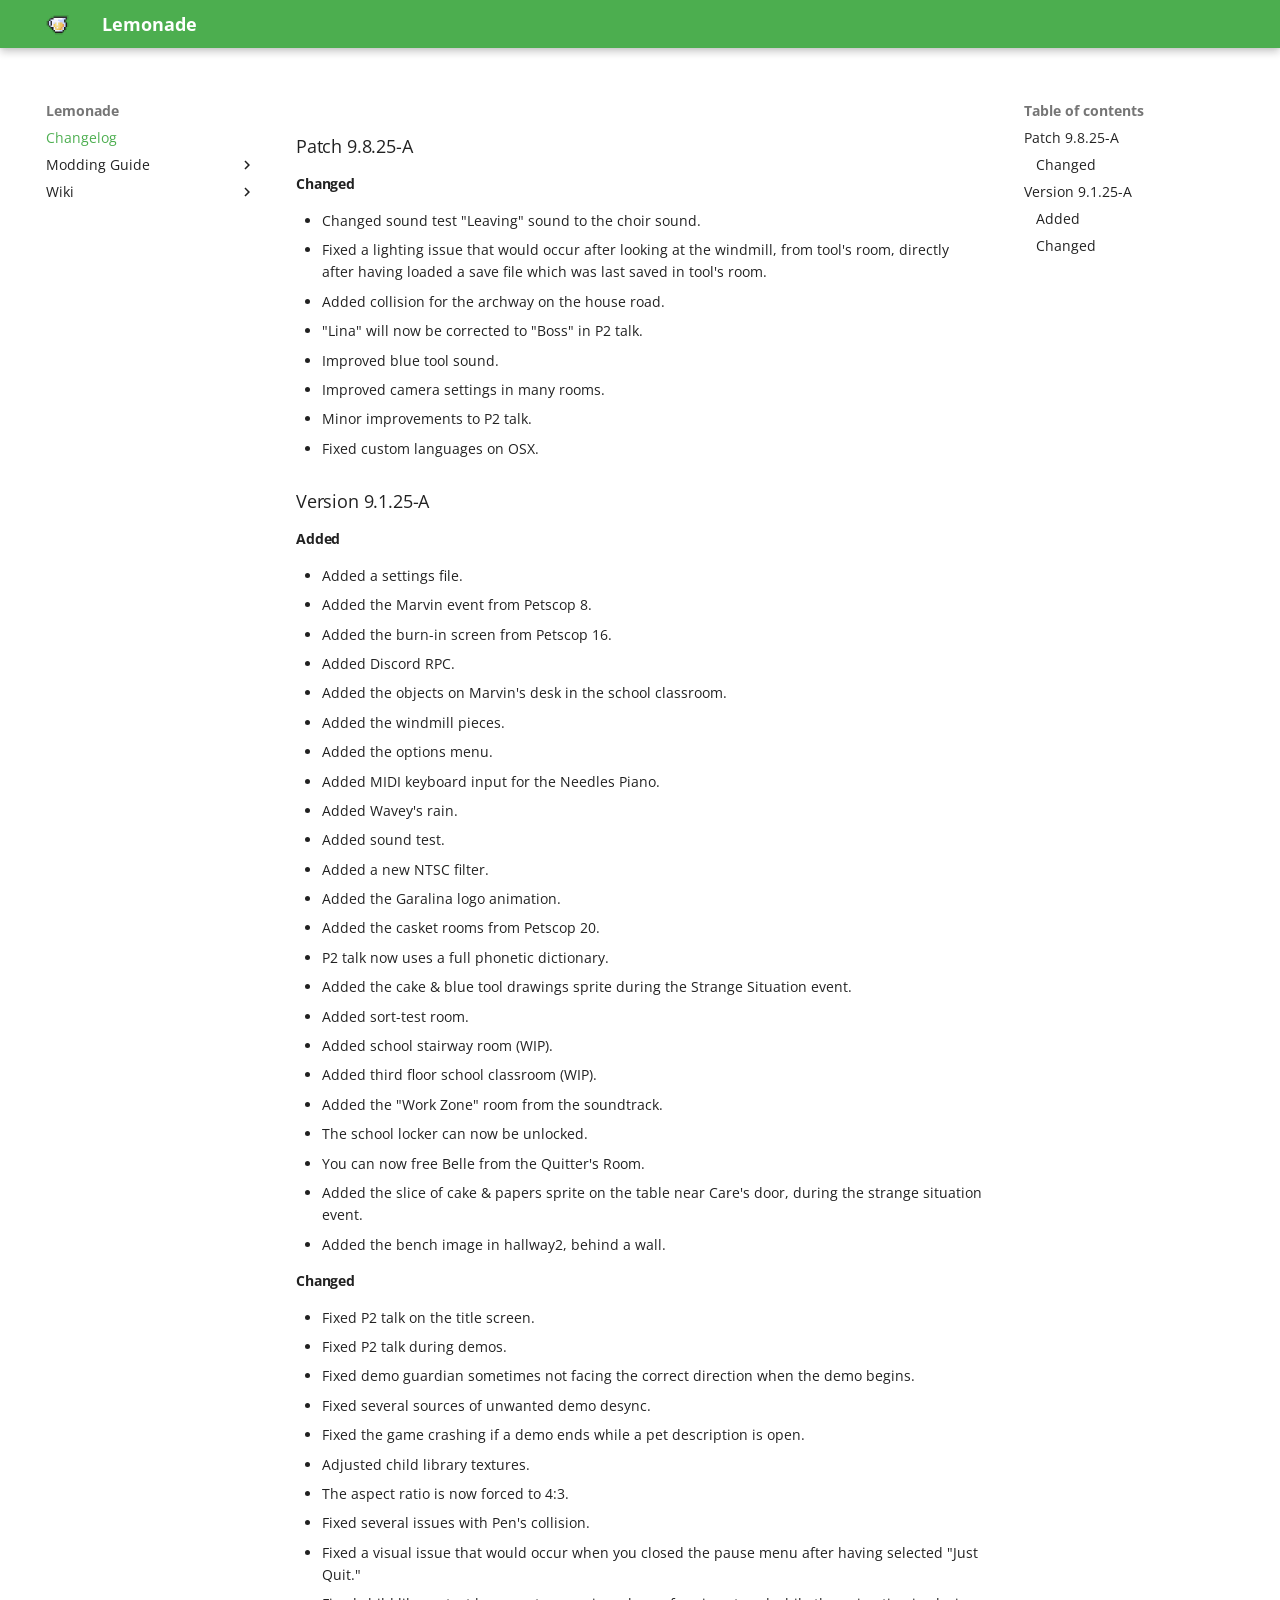
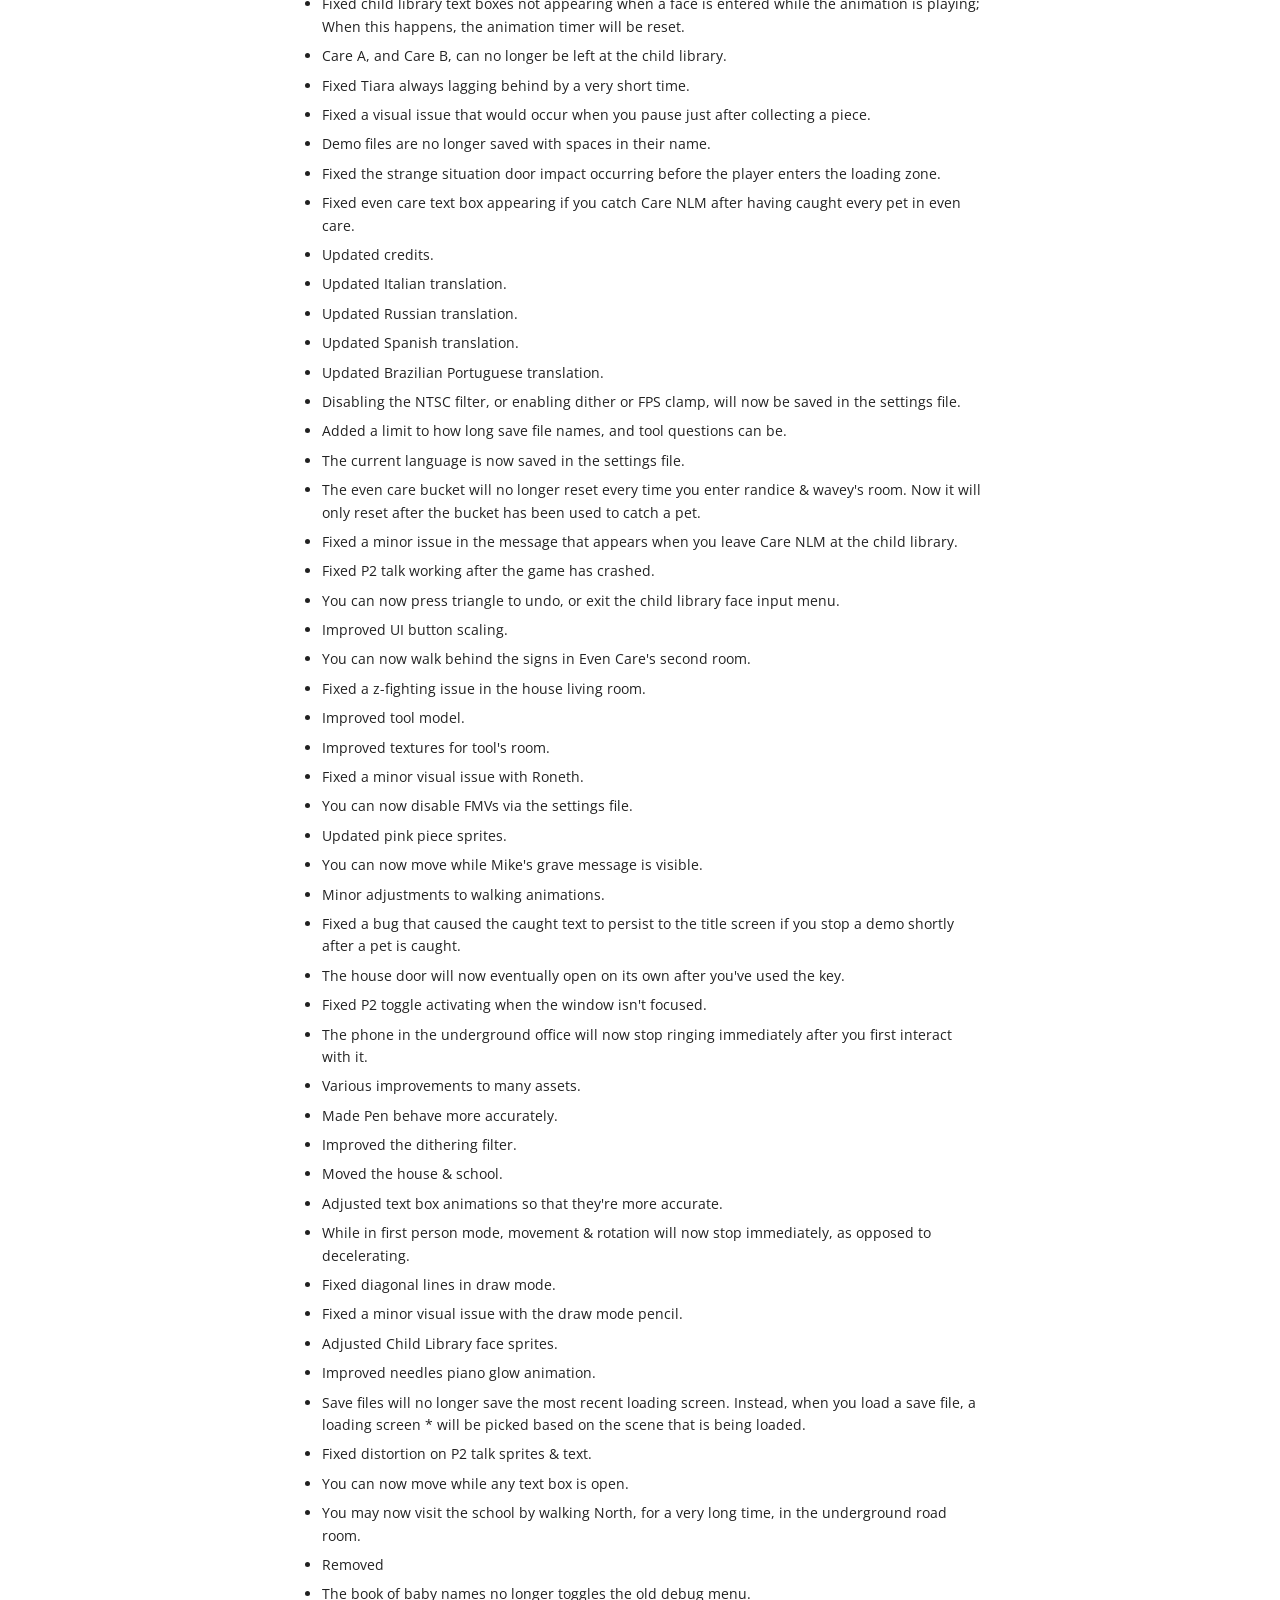
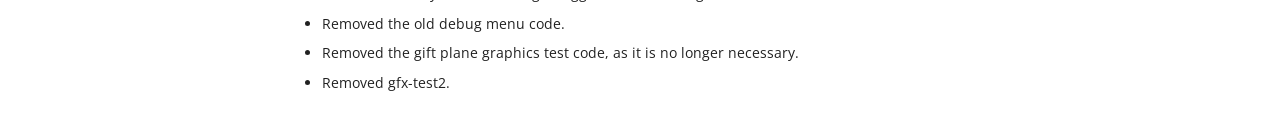
<file: index.html>
<!doctype html>
<html lang="en" class="no-js">
  <head>
    
      <meta charset="utf-8">
      <meta name="viewport" content="width=device-width,initial-scale=1">
      
      
      
      
      
        <link rel="next" href="modding/gml/">
      
      
      <link rel="icon" href="images/favicon.png">
      <meta name="generator" content="mkdocs-1.6.1, mkdocs-material-9.6.19">
    
    
      
        <title>Lemonade</title>
      
    
    
      <link rel="stylesheet" href="assets/stylesheets/main.7e37652d.min.css">
      
        
        <link rel="stylesheet" href="assets/stylesheets/palette.06af60db.min.css">
      
      


    
    
      
    
    
      
        
        
        <link rel="preconnect" href="https://fonts.gstatic.com" crossorigin>
        <link rel="stylesheet" href="https://fonts.googleapis.com/css?family=Open+Sans:300,300i,400,400i,700,700i%7CRoboto+Mono:400,400i,700,700i&display=fallback">
        <style>:root{--md-text-font:"Open Sans";--md-code-font:"Roboto Mono"}</style>
      
    
    
      <link rel="stylesheet" href="stylesheets/extra.css">
    
    <script>__md_scope=new URL(".",location),__md_hash=e=>[...e].reduce(((e,_)=>(e<<5)-e+_.charCodeAt(0)),0),__md_get=(e,_=localStorage,t=__md_scope)=>JSON.parse(_.getItem(t.pathname+"."+e)),__md_set=(e,_,t=localStorage,a=__md_scope)=>{try{t.setItem(a.pathname+"."+e,JSON.stringify(_))}catch(e){}}</script>
    
      

    
    
    
  </head>
  
  
    
    
    
    
    
    <body dir="ltr" data-md-color-scheme="default" data-md-color-primary="green" data-md-color-accent="green">
  
    
    <input class="md-toggle" data-md-toggle="drawer" type="checkbox" id="__drawer" autocomplete="off">
    <input class="md-toggle" data-md-toggle="search" type="checkbox" id="__search" autocomplete="off">
    <label class="md-overlay" for="__drawer"></label>
    <div data-md-component="skip">
      
        
        <a href="#_1" class="md-skip">
          Skip to content
        </a>
      
    </div>
    <div data-md-component="announce">
      
    </div>
    
    
      

  

<header class="md-header md-header--shadow" data-md-component="header">
  <nav class="md-header__inner md-grid" aria-label="Header">
    <a href="." title="Lemonade" class="md-header__button md-logo" aria-label="Lemonade" data-md-component="logo">
      
  <img src="images/logo.png" alt="logo">

    </a>
    <label class="md-header__button md-icon" for="__drawer">
      
      <svg xmlns="http://www.w3.org/2000/svg" viewBox="0 0 24 24"><path d="M3 6h18v2H3zm0 5h18v2H3zm0 5h18v2H3z"/></svg>
    </label>
    <div class="md-header__title" data-md-component="header-title">
      <div class="md-header__ellipsis">
        <div class="md-header__topic">
          <span class="md-ellipsis">
            Lemonade
          </span>
        </div>
        <div class="md-header__topic" data-md-component="header-topic">
          <span class="md-ellipsis">
            
              Changelog
            
          </span>
        </div>
      </div>
    </div>
    
      
    
    
    
    
    
  </nav>
  
</header>
    
    <div class="md-container" data-md-component="container">
      
      
        
          
        
      
      <main class="md-main" data-md-component="main">
        <div class="md-main__inner md-grid">
          
            
              
              <div class="md-sidebar md-sidebar--primary" data-md-component="sidebar" data-md-type="navigation" >
                <div class="md-sidebar__scrollwrap">
                  <div class="md-sidebar__inner">
                    



<nav class="md-nav md-nav--primary" aria-label="Navigation" data-md-level="0">
  <label class="md-nav__title" for="__drawer">
    <a href="." title="Lemonade" class="md-nav__button md-logo" aria-label="Lemonade" data-md-component="logo">
      
  <img src="images/logo.png" alt="logo">

    </a>
    Lemonade
  </label>
  
  <ul class="md-nav__list" data-md-scrollfix>
    
      
      
  
  
    
  
  
  
    <li class="md-nav__item md-nav__item--active">
      
      <input class="md-nav__toggle md-toggle" type="checkbox" id="__toc">
      
      
        
      
      
        <label class="md-nav__link md-nav__link--active" for="__toc">
          
  
  
  <span class="md-ellipsis">
    Changelog
    
  </span>
  

          <span class="md-nav__icon md-icon"></span>
        </label>
      
      <a href="." class="md-nav__link md-nav__link--active">
        
  
  
  <span class="md-ellipsis">
    Changelog
    
  </span>
  

      </a>
      
        

<nav class="md-nav md-nav--secondary" aria-label="Table of contents">
  
  
  
    
  
  
    <label class="md-nav__title" for="__toc">
      <span class="md-nav__icon md-icon"></span>
      Table of contents
    </label>
    <ul class="md-nav__list" data-md-component="toc" data-md-scrollfix>
      
        <li class="md-nav__item">
  <a href="#patch-9825-a" class="md-nav__link">
    <span class="md-ellipsis">
      Patch 9.8.25-A
    </span>
  </a>
  
    <nav class="md-nav" aria-label="Patch 9.8.25-A">
      <ul class="md-nav__list">
        
          <li class="md-nav__item">
  <a href="#changed" class="md-nav__link">
    <span class="md-ellipsis">
      Changed
    </span>
  </a>
  
</li>
        
      </ul>
    </nav>
  
</li>
      
        <li class="md-nav__item">
  <a href="#version-9125-a" class="md-nav__link">
    <span class="md-ellipsis">
      Version 9.1.25-A
    </span>
  </a>
  
    <nav class="md-nav" aria-label="Version 9.1.25-A">
      <ul class="md-nav__list">
        
          <li class="md-nav__item">
  <a href="#added" class="md-nav__link">
    <span class="md-ellipsis">
      Added
    </span>
  </a>
  
</li>
        
          <li class="md-nav__item">
  <a href="#changed_1" class="md-nav__link">
    <span class="md-ellipsis">
      Changed
    </span>
  </a>
  
</li>
        
      </ul>
    </nav>
  
</li>
      
    </ul>
  
</nav>
      
    </li>
  

    
      
      
  
  
  
  
    
    
    
    
    
    <li class="md-nav__item md-nav__item--nested">
      
        
        
        <input class="md-nav__toggle md-toggle " type="checkbox" id="__nav_2" >
        
          
          <label class="md-nav__link" for="__nav_2" id="__nav_2_label" tabindex="0">
            
  
  
  <span class="md-ellipsis">
    Modding Guide
    
  </span>
  

            <span class="md-nav__icon md-icon"></span>
          </label>
        
        <nav class="md-nav" data-md-level="1" aria-labelledby="__nav_2_label" aria-expanded="false">
          <label class="md-nav__title" for="__nav_2">
            <span class="md-nav__icon md-icon"></span>
            Modding Guide
          </label>
          <ul class="md-nav__list" data-md-scrollfix>
            
              
                
  
  
  
  
    <li class="md-nav__item">
      <a href="modding/gml/" class="md-nav__link">
        
  
  
  <span class="md-ellipsis">
    GML
    
  </span>
  

      </a>
    </li>
  

              
            
              
                
  
  
  
  
    <li class="md-nav__item">
      <a href="modding/lua/" class="md-nav__link">
        
  
  
  <span class="md-ellipsis">
    Lua
    
  </span>
  

      </a>
    </li>
  

              
            
          </ul>
        </nav>
      
    </li>
  

    
      
      
  
  
  
  
    
    
    
    
    
    <li class="md-nav__item md-nav__item--nested">
      
        
        
        <input class="md-nav__toggle md-toggle " type="checkbox" id="__nav_3" >
        
          
          <label class="md-nav__link" for="__nav_3" id="__nav_3_label" tabindex="0">
            
  
  
  <span class="md-ellipsis">
    Wiki
    
  </span>
  

            <span class="md-nav__icon md-icon"></span>
          </label>
        
        <nav class="md-nav" data-md-level="1" aria-labelledby="__nav_3_label" aria-expanded="false">
          <label class="md-nav__title" for="__nav_3">
            <span class="md-nav__icon md-icon"></span>
            Wiki
          </label>
          <ul class="md-nav__list" data-md-scrollfix>
            
              
                
  
  
  
  
    <li class="md-nav__item">
      <a href="wiki/items/" class="md-nav__link">
        
  
  
  <span class="md-ellipsis">
    Items
    
  </span>
  

      </a>
    </li>
  

              
            
          </ul>
        </nav>
      
    </li>
  

    
  </ul>
</nav>
                  </div>
                </div>
              </div>
            
            
              
              <div class="md-sidebar md-sidebar--secondary" data-md-component="sidebar" data-md-type="toc" >
                <div class="md-sidebar__scrollwrap">
                  <div class="md-sidebar__inner">
                    

<nav class="md-nav md-nav--secondary" aria-label="Table of contents">
  
  
  
    
  
  
    <label class="md-nav__title" for="__toc">
      <span class="md-nav__icon md-icon"></span>
      Table of contents
    </label>
    <ul class="md-nav__list" data-md-component="toc" data-md-scrollfix>
      
        <li class="md-nav__item">
  <a href="#patch-9825-a" class="md-nav__link">
    <span class="md-ellipsis">
      Patch 9.8.25-A
    </span>
  </a>
  
    <nav class="md-nav" aria-label="Patch 9.8.25-A">
      <ul class="md-nav__list">
        
          <li class="md-nav__item">
  <a href="#changed" class="md-nav__link">
    <span class="md-ellipsis">
      Changed
    </span>
  </a>
  
</li>
        
      </ul>
    </nav>
  
</li>
      
        <li class="md-nav__item">
  <a href="#version-9125-a" class="md-nav__link">
    <span class="md-ellipsis">
      Version 9.1.25-A
    </span>
  </a>
  
    <nav class="md-nav" aria-label="Version 9.1.25-A">
      <ul class="md-nav__list">
        
          <li class="md-nav__item">
  <a href="#added" class="md-nav__link">
    <span class="md-ellipsis">
      Added
    </span>
  </a>
  
</li>
        
          <li class="md-nav__item">
  <a href="#changed_1" class="md-nav__link">
    <span class="md-ellipsis">
      Changed
    </span>
  </a>
  
</li>
        
      </ul>
    </nav>
  
</li>
      
    </ul>
  
</nav>
                  </div>
                </div>
              </div>
            
          
          
            <div class="md-content" data-md-component="content">
              <article class="md-content__inner md-typeset">
                
                  



<h1 id="_1"></h1>
<h3 id="patch-9825-a">Patch 9.8.25-A</h3>
<h4 id="changed">Changed</h4>
<ul>
<li>Changed sound test "Leaving" sound to the choir sound.</li>
<li>Fixed a lighting issue that would occur after looking at the windmill, from tool's room, directly after having loaded a save file which was last saved in tool's room.</li>
<li>Added collision for the archway on the house road.</li>
<li>"Lina" will now be corrected to "Boss" in P2 talk.</li>
<li>Improved blue tool sound.</li>
<li>Improved camera settings in many rooms.</li>
<li>Minor improvements to P2 talk.</li>
<li>Fixed custom languages on OSX.</li>
</ul>
<h3 id="version-9125-a">Version 9.1.25-A</h3>
<h4 id="added">Added</h4>
<ul>
<li>Added a settings file.</li>
<li>Added the Marvin event from Petscop 8.</li>
<li>Added the burn-in screen from Petscop 16.</li>
<li>Added Discord RPC.</li>
<li>Added the objects on Marvin's desk in the school classroom.</li>
<li>Added the windmill pieces.</li>
<li>Added the options menu.</li>
<li>Added MIDI keyboard input for the Needles Piano.</li>
<li>Added Wavey's rain.</li>
<li>Added sound test.</li>
<li>Added a new NTSC filter.</li>
<li>Added the Garalina logo animation.</li>
<li>Added the casket rooms from Petscop 20.</li>
<li>P2 talk now uses a full phonetic dictionary.</li>
<li>Added the cake &amp; blue tool drawings sprite during the Strange Situation event.</li>
<li>Added sort-test room.</li>
<li>Added school stairway room (WIP).</li>
<li>Added third floor school classroom (WIP).</li>
<li>Added the "Work Zone" room from the soundtrack.</li>
<li>The school locker can now be unlocked.</li>
<li>You can now free Belle from the Quitter's Room.</li>
<li>Added the slice of cake &amp; papers sprite on the table near Care's door, during the strange situation event.</li>
<li>Added the bench image in hallway2, behind a wall.</li>
</ul>
<h4 id="changed_1">Changed</h4>
<ul>
<li>Fixed P2 talk on the title screen.</li>
<li>Fixed P2 talk during demos.</li>
<li>Fixed demo guardian sometimes not facing the correct direction when the demo begins.</li>
<li>Fixed several sources of unwanted demo desync.</li>
<li>Fixed the game crashing if a demo ends while a pet description is open.</li>
<li>Adjusted child library textures.</li>
<li>The aspect ratio is now forced to 4:3.</li>
<li>Fixed several issues with Pen's collision.</li>
<li>Fixed a visual issue that would occur when you closed the pause menu after having selected "Just Quit."</li>
<li>Fixed child library text boxes not appearing when a face is entered while the animation is playing; When this happens, the animation timer will be reset.</li>
<li>Care A, and Care B, can no longer be left at the child library.</li>
<li>Fixed Tiara always lagging behind by a very short time.</li>
<li>Fixed a visual issue that would occur when you pause just after collecting a piece.</li>
<li>Demo files are no longer saved with spaces in their name.</li>
<li>Fixed the strange situation door impact occurring before the player enters the loading zone.</li>
<li>Fixed even care text box appearing if you catch Care NLM after having caught every pet in even care.</li>
<li>Updated credits.</li>
<li>Updated Italian translation.</li>
<li>Updated Russian translation.</li>
<li>Updated Spanish translation.</li>
<li>Updated Brazilian Portuguese translation.</li>
<li>Disabling the NTSC filter, or enabling dither or FPS clamp, will now be saved in the settings file.</li>
<li>Added a limit to how long save file names, and tool questions can be.</li>
<li>The current language is now saved in the settings file.</li>
<li>The even care bucket will no longer reset every time you enter randice &amp; wavey's room. Now it will only reset after the bucket has been used to catch a pet.</li>
<li>Fixed a minor issue in the message that appears when you leave Care NLM at the child library.</li>
<li>Fixed P2 talk working after the game has crashed.</li>
<li>You can now press triangle to undo, or exit the child library face input menu.</li>
<li>Improved UI button scaling.</li>
<li>You can now walk behind the signs in Even Care's second room.</li>
<li>Fixed a z-fighting issue in the house living room.</li>
<li>Improved tool model.</li>
<li>Improved textures for tool's room.</li>
<li>Fixed a minor visual issue with Roneth.</li>
<li>You can now disable FMVs via the settings file.</li>
<li>Updated pink piece sprites.</li>
<li>You can now move while Mike's grave message is visible.</li>
<li>Minor adjustments to walking animations.</li>
<li>Fixed a bug that caused the caught text to persist to the title screen if you stop a demo shortly after a pet is caught.</li>
<li>The house door will now eventually open on its own after you've used the key.</li>
<li>Fixed P2 toggle activating when the window isn't focused.</li>
<li>The phone in the underground office will now stop ringing immediately after you first interact with it.</li>
<li>Various improvements to many assets.</li>
<li>Made Pen behave more accurately.</li>
<li>Improved the dithering filter.</li>
<li>Moved the house &amp; school.</li>
<li>Adjusted text box animations so that they're more accurate.</li>
<li>While in first person mode, movement &amp; rotation will now stop immediately, as opposed to decelerating.</li>
<li>Fixed diagonal lines in draw mode.</li>
<li>Fixed a minor visual issue with the draw mode pencil.</li>
<li>Adjusted Child Library face sprites.</li>
<li>Improved needles piano glow animation.</li>
<li>Save files will no longer save the most recent loading screen. Instead, when you load a save file, a loading screen * will be picked based on the scene that is being loaded.</li>
<li>Fixed distortion on P2 talk sprites &amp; text.</li>
<li>You can now move while any text box is open.</li>
<li>You may now visit the school by walking North, for a very long time, in the underground road room.</li>
<li>Removed</li>
<li>The book of baby names no longer toggles the old debug menu.</li>
<li>Removed the old debug menu code.</li>
<li>Removed the gift plane graphics test code, as it is no longer necessary.</li>
<li>Removed gfx-test2.</li>
</ul>












                
              </article>
            </div>
          
          
<script>var target=document.getElementById(location.hash.slice(1));target&&target.name&&(target.checked=target.name.startsWith("__tabbed_"))</script>
        </div>
        
      </main>
      
        
      
    </div>
    <div class="md-dialog" data-md-component="dialog">
      <div class="md-dialog__inner md-typeset"></div>
    </div>
    
    
    
      
      <script id="__config" type="application/json">{"base": ".", "features": ["navigation.instant", "header.autohide"], "search": "assets/javascripts/workers/search.973d3a69.min.js", "tags": null, "translations": {"clipboard.copied": "Copied to clipboard", "clipboard.copy": "Copy to clipboard", "search.result.more.one": "1 more on this page", "search.result.more.other": "# more on this page", "search.result.none": "No matching documents", "search.result.one": "1 matching document", "search.result.other": "# matching documents", "search.result.placeholder": "Type to start searching", "search.result.term.missing": "Missing", "select.version": "Select version"}, "version": null}</script>
    
    
      <script src="assets/javascripts/bundle.92b07e13.min.js"></script>
      
    
  </body>
</html>
</file>
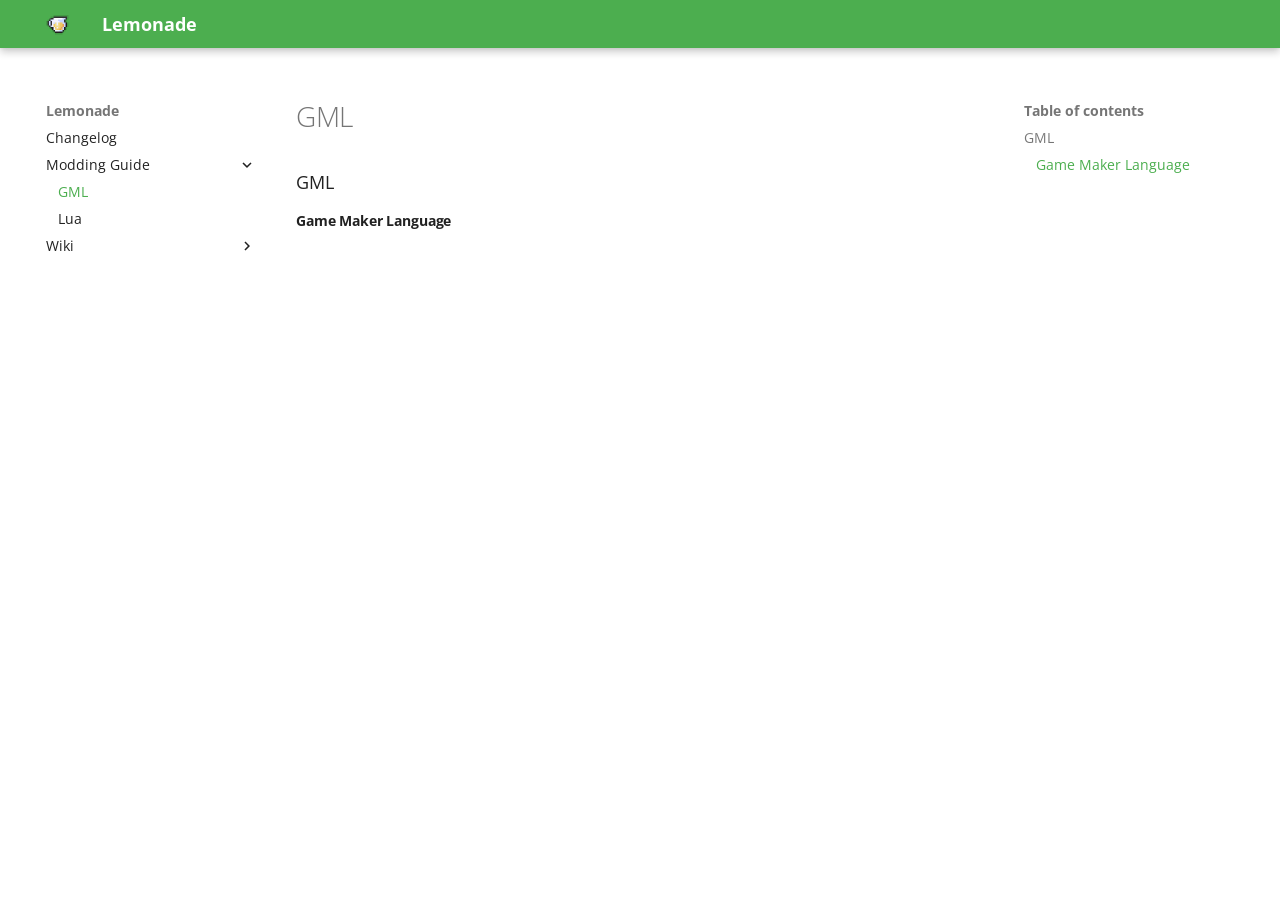
<file: modding/gml/index.html>
<!doctype html>
<html lang="en" class="no-js">
  <head>
    
      <meta charset="utf-8">
      <meta name="viewport" content="width=device-width,initial-scale=1">
      
      
      
      
        <link rel="prev" href="../..">
      
      
        <link rel="next" href="../lua/">
      
      
      <link rel="icon" href="../../images/favicon.png">
      <meta name="generator" content="mkdocs-1.6.1, mkdocs-material-9.6.19">
    
    
      
        <title>GML - Lemonade</title>
      
    
    
      <link rel="stylesheet" href="../../assets/stylesheets/main.7e37652d.min.css">
      
        
        <link rel="stylesheet" href="../../assets/stylesheets/palette.06af60db.min.css">
      
      


    
    
      
    
    
      
        
        
        <link rel="preconnect" href="https://fonts.gstatic.com" crossorigin>
        <link rel="stylesheet" href="https://fonts.googleapis.com/css?family=Open+Sans:300,300i,400,400i,700,700i%7CRoboto+Mono:400,400i,700,700i&display=fallback">
        <style>:root{--md-text-font:"Open Sans";--md-code-font:"Roboto Mono"}</style>
      
    
    
      <link rel="stylesheet" href="../../stylesheets/extra.css">
    
    <script>__md_scope=new URL("../..",location),__md_hash=e=>[...e].reduce(((e,_)=>(e<<5)-e+_.charCodeAt(0)),0),__md_get=(e,_=localStorage,t=__md_scope)=>JSON.parse(_.getItem(t.pathname+"."+e)),__md_set=(e,_,t=localStorage,a=__md_scope)=>{try{t.setItem(a.pathname+"."+e,JSON.stringify(_))}catch(e){}}</script>
    
      

    
    
    
  </head>
  
  
    
    
    
    
    
    <body dir="ltr" data-md-color-scheme="default" data-md-color-primary="green" data-md-color-accent="green">
  
    
    <input class="md-toggle" data-md-toggle="drawer" type="checkbox" id="__drawer" autocomplete="off">
    <input class="md-toggle" data-md-toggle="search" type="checkbox" id="__search" autocomplete="off">
    <label class="md-overlay" for="__drawer"></label>
    <div data-md-component="skip">
      
        
        <a href="#gml" class="md-skip">
          Skip to content
        </a>
      
    </div>
    <div data-md-component="announce">
      
    </div>
    
    
      

  

<header class="md-header md-header--shadow" data-md-component="header">
  <nav class="md-header__inner md-grid" aria-label="Header">
    <a href="../.." title="Lemonade" class="md-header__button md-logo" aria-label="Lemonade" data-md-component="logo">
      
  <img src="../../images/logo.png" alt="logo">

    </a>
    <label class="md-header__button md-icon" for="__drawer">
      
      <svg xmlns="http://www.w3.org/2000/svg" viewBox="0 0 24 24"><path d="M3 6h18v2H3zm0 5h18v2H3zm0 5h18v2H3z"/></svg>
    </label>
    <div class="md-header__title" data-md-component="header-title">
      <div class="md-header__ellipsis">
        <div class="md-header__topic">
          <span class="md-ellipsis">
            Lemonade
          </span>
        </div>
        <div class="md-header__topic" data-md-component="header-topic">
          <span class="md-ellipsis">
            
              GML
            
          </span>
        </div>
      </div>
    </div>
    
      
    
    
    
    
    
  </nav>
  
</header>
    
    <div class="md-container" data-md-component="container">
      
      
        
          
        
      
      <main class="md-main" data-md-component="main">
        <div class="md-main__inner md-grid">
          
            
              
              <div class="md-sidebar md-sidebar--primary" data-md-component="sidebar" data-md-type="navigation" >
                <div class="md-sidebar__scrollwrap">
                  <div class="md-sidebar__inner">
                    



<nav class="md-nav md-nav--primary" aria-label="Navigation" data-md-level="0">
  <label class="md-nav__title" for="__drawer">
    <a href="../.." title="Lemonade" class="md-nav__button md-logo" aria-label="Lemonade" data-md-component="logo">
      
  <img src="../../images/logo.png" alt="logo">

    </a>
    Lemonade
  </label>
  
  <ul class="md-nav__list" data-md-scrollfix>
    
      
      
  
  
  
  
    <li class="md-nav__item">
      <a href="../.." class="md-nav__link">
        
  
  
  <span class="md-ellipsis">
    Changelog
    
  </span>
  

      </a>
    </li>
  

    
      
      
  
  
    
  
  
  
    
    
    
    
    
    <li class="md-nav__item md-nav__item--active md-nav__item--nested">
      
        
        
        <input class="md-nav__toggle md-toggle " type="checkbox" id="__nav_2" checked>
        
          
          <label class="md-nav__link" for="__nav_2" id="__nav_2_label" tabindex="0">
            
  
  
  <span class="md-ellipsis">
    Modding Guide
    
  </span>
  

            <span class="md-nav__icon md-icon"></span>
          </label>
        
        <nav class="md-nav" data-md-level="1" aria-labelledby="__nav_2_label" aria-expanded="true">
          <label class="md-nav__title" for="__nav_2">
            <span class="md-nav__icon md-icon"></span>
            Modding Guide
          </label>
          <ul class="md-nav__list" data-md-scrollfix>
            
              
                
  
  
    
  
  
  
    <li class="md-nav__item md-nav__item--active">
      
      <input class="md-nav__toggle md-toggle" type="checkbox" id="__toc">
      
      
      
        <label class="md-nav__link md-nav__link--active" for="__toc">
          
  
  
  <span class="md-ellipsis">
    GML
    
  </span>
  

          <span class="md-nav__icon md-icon"></span>
        </label>
      
      <a href="./" class="md-nav__link md-nav__link--active">
        
  
  
  <span class="md-ellipsis">
    GML
    
  </span>
  

      </a>
      
        

<nav class="md-nav md-nav--secondary" aria-label="Table of contents">
  
  
  
  
    <label class="md-nav__title" for="__toc">
      <span class="md-nav__icon md-icon"></span>
      Table of contents
    </label>
    <ul class="md-nav__list" data-md-component="toc" data-md-scrollfix>
      
        <li class="md-nav__item">
  <a href="#gml" class="md-nav__link">
    <span class="md-ellipsis">
      GML
    </span>
  </a>
  
    <nav class="md-nav" aria-label="GML">
      <ul class="md-nav__list">
        
          <li class="md-nav__item">
  <a href="#game-maker-language" class="md-nav__link">
    <span class="md-ellipsis">
      Game Maker Language
    </span>
  </a>
  
</li>
        
      </ul>
    </nav>
  
</li>
      
    </ul>
  
</nav>
      
    </li>
  

              
            
              
                
  
  
  
  
    <li class="md-nav__item">
      <a href="../lua/" class="md-nav__link">
        
  
  
  <span class="md-ellipsis">
    Lua
    
  </span>
  

      </a>
    </li>
  

              
            
          </ul>
        </nav>
      
    </li>
  

    
      
      
  
  
  
  
    
    
    
    
    
    <li class="md-nav__item md-nav__item--nested">
      
        
        
        <input class="md-nav__toggle md-toggle " type="checkbox" id="__nav_3" >
        
          
          <label class="md-nav__link" for="__nav_3" id="__nav_3_label" tabindex="0">
            
  
  
  <span class="md-ellipsis">
    Wiki
    
  </span>
  

            <span class="md-nav__icon md-icon"></span>
          </label>
        
        <nav class="md-nav" data-md-level="1" aria-labelledby="__nav_3_label" aria-expanded="false">
          <label class="md-nav__title" for="__nav_3">
            <span class="md-nav__icon md-icon"></span>
            Wiki
          </label>
          <ul class="md-nav__list" data-md-scrollfix>
            
              
                
  
  
  
  
    <li class="md-nav__item">
      <a href="../../wiki/items/" class="md-nav__link">
        
  
  
  <span class="md-ellipsis">
    Items
    
  </span>
  

      </a>
    </li>
  

              
            
          </ul>
        </nav>
      
    </li>
  

    
  </ul>
</nav>
                  </div>
                </div>
              </div>
            
            
              
              <div class="md-sidebar md-sidebar--secondary" data-md-component="sidebar" data-md-type="toc" >
                <div class="md-sidebar__scrollwrap">
                  <div class="md-sidebar__inner">
                    

<nav class="md-nav md-nav--secondary" aria-label="Table of contents">
  
  
  
  
    <label class="md-nav__title" for="__toc">
      <span class="md-nav__icon md-icon"></span>
      Table of contents
    </label>
    <ul class="md-nav__list" data-md-component="toc" data-md-scrollfix>
      
        <li class="md-nav__item">
  <a href="#gml" class="md-nav__link">
    <span class="md-ellipsis">
      GML
    </span>
  </a>
  
    <nav class="md-nav" aria-label="GML">
      <ul class="md-nav__list">
        
          <li class="md-nav__item">
  <a href="#game-maker-language" class="md-nav__link">
    <span class="md-ellipsis">
      Game Maker Language
    </span>
  </a>
  
</li>
        
      </ul>
    </nav>
  
</li>
      
    </ul>
  
</nav>
                  </div>
                </div>
              </div>
            
          
          
            <div class="md-content" data-md-component="content">
              <article class="md-content__inner md-typeset">
                
                  



  <h1>GML</h1>

<h3 id="gml">GML</h3>
<h4 id="game-maker-language">Game Maker Language</h4>












                
              </article>
            </div>
          
          
<script>var target=document.getElementById(location.hash.slice(1));target&&target.name&&(target.checked=target.name.startsWith("__tabbed_"))</script>
        </div>
        
      </main>
      
        
      
    </div>
    <div class="md-dialog" data-md-component="dialog">
      <div class="md-dialog__inner md-typeset"></div>
    </div>
    
    
    
      
      <script id="__config" type="application/json">{"base": "../..", "features": ["navigation.instant", "header.autohide"], "search": "../../assets/javascripts/workers/search.973d3a69.min.js", "tags": null, "translations": {"clipboard.copied": "Copied to clipboard", "clipboard.copy": "Copy to clipboard", "search.result.more.one": "1 more on this page", "search.result.more.other": "# more on this page", "search.result.none": "No matching documents", "search.result.one": "1 matching document", "search.result.other": "# matching documents", "search.result.placeholder": "Type to start searching", "search.result.term.missing": "Missing", "select.version": "Select version"}, "version": null}</script>
    
    
      <script src="../../assets/javascripts/bundle.92b07e13.min.js"></script>
      
    
  </body>
</html>
</file>
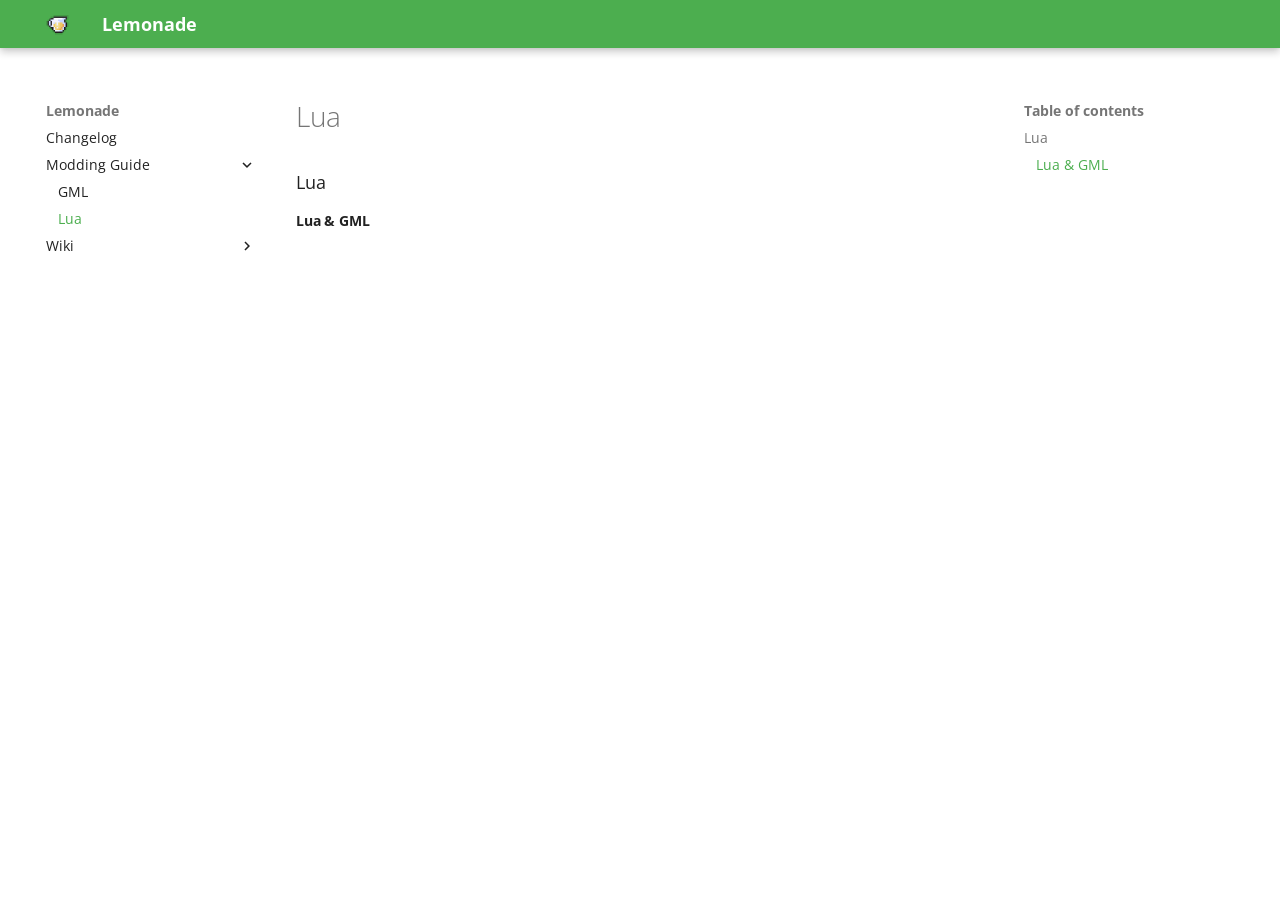
<file: modding/lua/index.html>
<!doctype html>
<html lang="en" class="no-js">
  <head>
    
      <meta charset="utf-8">
      <meta name="viewport" content="width=device-width,initial-scale=1">
      
      
      
      
        <link rel="prev" href="../gml/">
      
      
        <link rel="next" href="../../wiki/items/">
      
      
      <link rel="icon" href="../../images/favicon.png">
      <meta name="generator" content="mkdocs-1.6.1, mkdocs-material-9.6.19">
    
    
      
        <title>Lua - Lemonade</title>
      
    
    
      <link rel="stylesheet" href="../../assets/stylesheets/main.7e37652d.min.css">
      
        
        <link rel="stylesheet" href="../../assets/stylesheets/palette.06af60db.min.css">
      
      


    
    
      
    
    
      
        
        
        <link rel="preconnect" href="https://fonts.gstatic.com" crossorigin>
        <link rel="stylesheet" href="https://fonts.googleapis.com/css?family=Open+Sans:300,300i,400,400i,700,700i%7CRoboto+Mono:400,400i,700,700i&display=fallback">
        <style>:root{--md-text-font:"Open Sans";--md-code-font:"Roboto Mono"}</style>
      
    
    
      <link rel="stylesheet" href="../../stylesheets/extra.css">
    
    <script>__md_scope=new URL("../..",location),__md_hash=e=>[...e].reduce(((e,_)=>(e<<5)-e+_.charCodeAt(0)),0),__md_get=(e,_=localStorage,t=__md_scope)=>JSON.parse(_.getItem(t.pathname+"."+e)),__md_set=(e,_,t=localStorage,a=__md_scope)=>{try{t.setItem(a.pathname+"."+e,JSON.stringify(_))}catch(e){}}</script>
    
      

    
    
    
  </head>
  
  
    
    
    
    
    
    <body dir="ltr" data-md-color-scheme="default" data-md-color-primary="green" data-md-color-accent="green">
  
    
    <input class="md-toggle" data-md-toggle="drawer" type="checkbox" id="__drawer" autocomplete="off">
    <input class="md-toggle" data-md-toggle="search" type="checkbox" id="__search" autocomplete="off">
    <label class="md-overlay" for="__drawer"></label>
    <div data-md-component="skip">
      
        
        <a href="#lua" class="md-skip">
          Skip to content
        </a>
      
    </div>
    <div data-md-component="announce">
      
    </div>
    
    
      

  

<header class="md-header md-header--shadow" data-md-component="header">
  <nav class="md-header__inner md-grid" aria-label="Header">
    <a href="../.." title="Lemonade" class="md-header__button md-logo" aria-label="Lemonade" data-md-component="logo">
      
  <img src="../../images/logo.png" alt="logo">

    </a>
    <label class="md-header__button md-icon" for="__drawer">
      
      <svg xmlns="http://www.w3.org/2000/svg" viewBox="0 0 24 24"><path d="M3 6h18v2H3zm0 5h18v2H3zm0 5h18v2H3z"/></svg>
    </label>
    <div class="md-header__title" data-md-component="header-title">
      <div class="md-header__ellipsis">
        <div class="md-header__topic">
          <span class="md-ellipsis">
            Lemonade
          </span>
        </div>
        <div class="md-header__topic" data-md-component="header-topic">
          <span class="md-ellipsis">
            
              Lua
            
          </span>
        </div>
      </div>
    </div>
    
      
    
    
    
    
    
  </nav>
  
</header>
    
    <div class="md-container" data-md-component="container">
      
      
        
          
        
      
      <main class="md-main" data-md-component="main">
        <div class="md-main__inner md-grid">
          
            
              
              <div class="md-sidebar md-sidebar--primary" data-md-component="sidebar" data-md-type="navigation" >
                <div class="md-sidebar__scrollwrap">
                  <div class="md-sidebar__inner">
                    



<nav class="md-nav md-nav--primary" aria-label="Navigation" data-md-level="0">
  <label class="md-nav__title" for="__drawer">
    <a href="../.." title="Lemonade" class="md-nav__button md-logo" aria-label="Lemonade" data-md-component="logo">
      
  <img src="../../images/logo.png" alt="logo">

    </a>
    Lemonade
  </label>
  
  <ul class="md-nav__list" data-md-scrollfix>
    
      
      
  
  
  
  
    <li class="md-nav__item">
      <a href="../.." class="md-nav__link">
        
  
  
  <span class="md-ellipsis">
    Changelog
    
  </span>
  

      </a>
    </li>
  

    
      
      
  
  
    
  
  
  
    
    
    
    
    
    <li class="md-nav__item md-nav__item--active md-nav__item--nested">
      
        
        
        <input class="md-nav__toggle md-toggle " type="checkbox" id="__nav_2" checked>
        
          
          <label class="md-nav__link" for="__nav_2" id="__nav_2_label" tabindex="0">
            
  
  
  <span class="md-ellipsis">
    Modding Guide
    
  </span>
  

            <span class="md-nav__icon md-icon"></span>
          </label>
        
        <nav class="md-nav" data-md-level="1" aria-labelledby="__nav_2_label" aria-expanded="true">
          <label class="md-nav__title" for="__nav_2">
            <span class="md-nav__icon md-icon"></span>
            Modding Guide
          </label>
          <ul class="md-nav__list" data-md-scrollfix>
            
              
                
  
  
  
  
    <li class="md-nav__item">
      <a href="../gml/" class="md-nav__link">
        
  
  
  <span class="md-ellipsis">
    GML
    
  </span>
  

      </a>
    </li>
  

              
            
              
                
  
  
    
  
  
  
    <li class="md-nav__item md-nav__item--active">
      
      <input class="md-nav__toggle md-toggle" type="checkbox" id="__toc">
      
      
      
        <label class="md-nav__link md-nav__link--active" for="__toc">
          
  
  
  <span class="md-ellipsis">
    Lua
    
  </span>
  

          <span class="md-nav__icon md-icon"></span>
        </label>
      
      <a href="./" class="md-nav__link md-nav__link--active">
        
  
  
  <span class="md-ellipsis">
    Lua
    
  </span>
  

      </a>
      
        

<nav class="md-nav md-nav--secondary" aria-label="Table of contents">
  
  
  
  
    <label class="md-nav__title" for="__toc">
      <span class="md-nav__icon md-icon"></span>
      Table of contents
    </label>
    <ul class="md-nav__list" data-md-component="toc" data-md-scrollfix>
      
        <li class="md-nav__item">
  <a href="#lua" class="md-nav__link">
    <span class="md-ellipsis">
      Lua
    </span>
  </a>
  
    <nav class="md-nav" aria-label="Lua">
      <ul class="md-nav__list">
        
          <li class="md-nav__item">
  <a href="#lua-gml" class="md-nav__link">
    <span class="md-ellipsis">
      Lua &amp; GML
    </span>
  </a>
  
</li>
        
      </ul>
    </nav>
  
</li>
      
    </ul>
  
</nav>
      
    </li>
  

              
            
          </ul>
        </nav>
      
    </li>
  

    
      
      
  
  
  
  
    
    
    
    
    
    <li class="md-nav__item md-nav__item--nested">
      
        
        
        <input class="md-nav__toggle md-toggle " type="checkbox" id="__nav_3" >
        
          
          <label class="md-nav__link" for="__nav_3" id="__nav_3_label" tabindex="0">
            
  
  
  <span class="md-ellipsis">
    Wiki
    
  </span>
  

            <span class="md-nav__icon md-icon"></span>
          </label>
        
        <nav class="md-nav" data-md-level="1" aria-labelledby="__nav_3_label" aria-expanded="false">
          <label class="md-nav__title" for="__nav_3">
            <span class="md-nav__icon md-icon"></span>
            Wiki
          </label>
          <ul class="md-nav__list" data-md-scrollfix>
            
              
                
  
  
  
  
    <li class="md-nav__item">
      <a href="../../wiki/items/" class="md-nav__link">
        
  
  
  <span class="md-ellipsis">
    Items
    
  </span>
  

      </a>
    </li>
  

              
            
          </ul>
        </nav>
      
    </li>
  

    
  </ul>
</nav>
                  </div>
                </div>
              </div>
            
            
              
              <div class="md-sidebar md-sidebar--secondary" data-md-component="sidebar" data-md-type="toc" >
                <div class="md-sidebar__scrollwrap">
                  <div class="md-sidebar__inner">
                    

<nav class="md-nav md-nav--secondary" aria-label="Table of contents">
  
  
  
  
    <label class="md-nav__title" for="__toc">
      <span class="md-nav__icon md-icon"></span>
      Table of contents
    </label>
    <ul class="md-nav__list" data-md-component="toc" data-md-scrollfix>
      
        <li class="md-nav__item">
  <a href="#lua" class="md-nav__link">
    <span class="md-ellipsis">
      Lua
    </span>
  </a>
  
    <nav class="md-nav" aria-label="Lua">
      <ul class="md-nav__list">
        
          <li class="md-nav__item">
  <a href="#lua-gml" class="md-nav__link">
    <span class="md-ellipsis">
      Lua &amp; GML
    </span>
  </a>
  
</li>
        
      </ul>
    </nav>
  
</li>
      
    </ul>
  
</nav>
                  </div>
                </div>
              </div>
            
          
          
            <div class="md-content" data-md-component="content">
              <article class="md-content__inner md-typeset">
                
                  



  <h1>Lua</h1>

<h3 id="lua">Lua</h3>
<h4 id="lua-gml">Lua &amp; GML</h4>












                
              </article>
            </div>
          
          
<script>var target=document.getElementById(location.hash.slice(1));target&&target.name&&(target.checked=target.name.startsWith("__tabbed_"))</script>
        </div>
        
      </main>
      
        
      
    </div>
    <div class="md-dialog" data-md-component="dialog">
      <div class="md-dialog__inner md-typeset"></div>
    </div>
    
    
    
      
      <script id="__config" type="application/json">{"base": "../..", "features": ["navigation.instant", "header.autohide"], "search": "../../assets/javascripts/workers/search.973d3a69.min.js", "tags": null, "translations": {"clipboard.copied": "Copied to clipboard", "clipboard.copy": "Copy to clipboard", "search.result.more.one": "1 more on this page", "search.result.more.other": "# more on this page", "search.result.none": "No matching documents", "search.result.one": "1 matching document", "search.result.other": "# matching documents", "search.result.placeholder": "Type to start searching", "search.result.term.missing": "Missing", "select.version": "Select version"}, "version": null}</script>
    
    
      <script src="../../assets/javascripts/bundle.92b07e13.min.js"></script>
      
    
  </body>
</html>
</file>
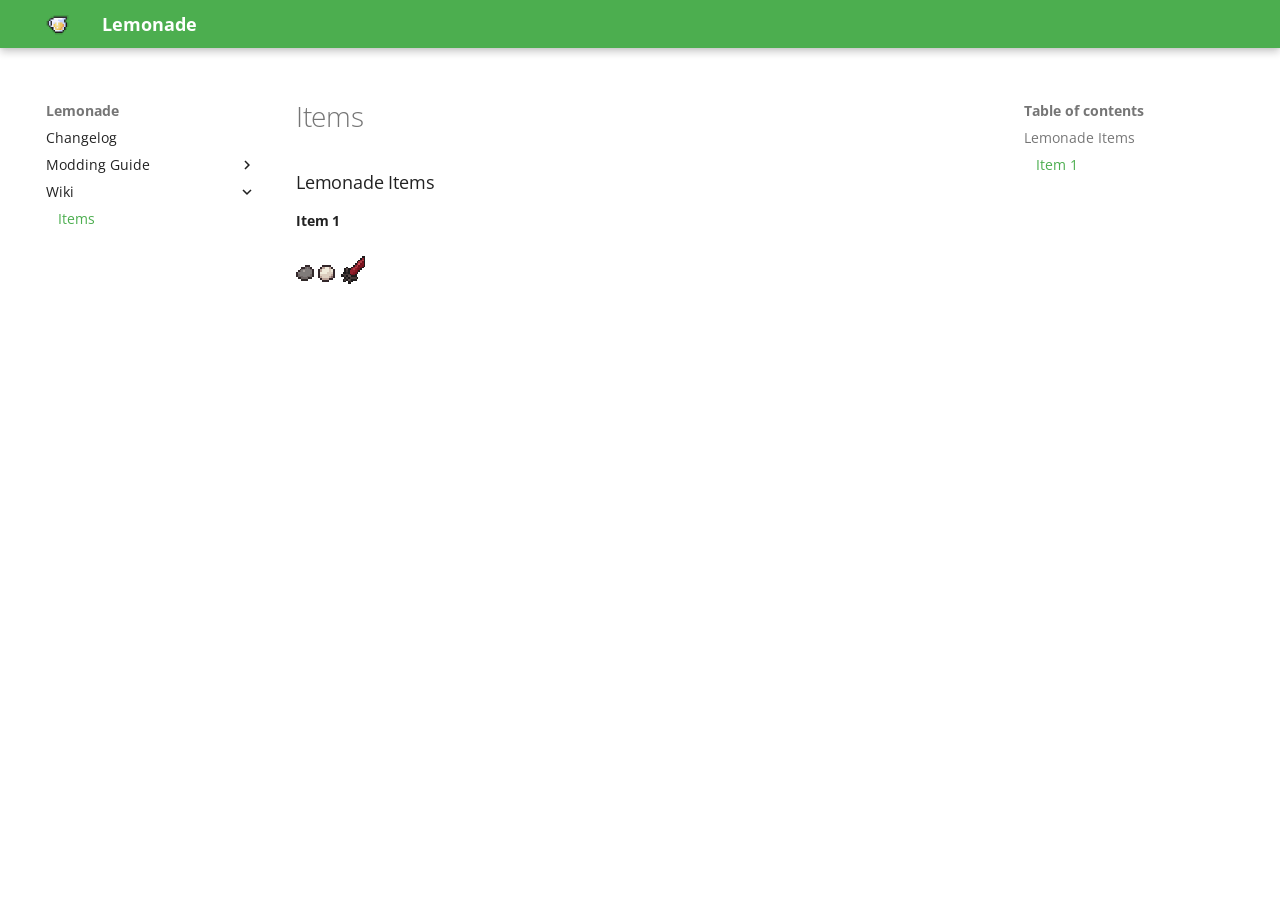
<file: wiki/items/index.html>
<!doctype html>
<html lang="en" class="no-js">
  <head>
    
      <meta charset="utf-8">
      <meta name="viewport" content="width=device-width,initial-scale=1">
      
      
      
      
        <link rel="prev" href="../../modding/lua/">
      
      
      
      <link rel="icon" href="../../images/favicon.png">
      <meta name="generator" content="mkdocs-1.6.1, mkdocs-material-9.6.19">
    
    
      
        <title>Items - Lemonade</title>
      
    
    
      <link rel="stylesheet" href="../../assets/stylesheets/main.7e37652d.min.css">
      
        
        <link rel="stylesheet" href="../../assets/stylesheets/palette.06af60db.min.css">
      
      


    
    
      
    
    
      
        
        
        <link rel="preconnect" href="https://fonts.gstatic.com" crossorigin>
        <link rel="stylesheet" href="https://fonts.googleapis.com/css?family=Open+Sans:300,300i,400,400i,700,700i%7CRoboto+Mono:400,400i,700,700i&display=fallback">
        <style>:root{--md-text-font:"Open Sans";--md-code-font:"Roboto Mono"}</style>
      
    
    
      <link rel="stylesheet" href="../../stylesheets/extra.css">
    
    <script>__md_scope=new URL("../..",location),__md_hash=e=>[...e].reduce(((e,_)=>(e<<5)-e+_.charCodeAt(0)),0),__md_get=(e,_=localStorage,t=__md_scope)=>JSON.parse(_.getItem(t.pathname+"."+e)),__md_set=(e,_,t=localStorage,a=__md_scope)=>{try{t.setItem(a.pathname+"."+e,JSON.stringify(_))}catch(e){}}</script>
    
      

    
    
    
  </head>
  
  
    
    
    
    
    
    <body dir="ltr" data-md-color-scheme="default" data-md-color-primary="green" data-md-color-accent="green">
  
    
    <input class="md-toggle" data-md-toggle="drawer" type="checkbox" id="__drawer" autocomplete="off">
    <input class="md-toggle" data-md-toggle="search" type="checkbox" id="__search" autocomplete="off">
    <label class="md-overlay" for="__drawer"></label>
    <div data-md-component="skip">
      
        
        <a href="#lemonade-items" class="md-skip">
          Skip to content
        </a>
      
    </div>
    <div data-md-component="announce">
      
    </div>
    
    
      

  

<header class="md-header md-header--shadow" data-md-component="header">
  <nav class="md-header__inner md-grid" aria-label="Header">
    <a href="../.." title="Lemonade" class="md-header__button md-logo" aria-label="Lemonade" data-md-component="logo">
      
  <img src="../../images/logo.png" alt="logo">

    </a>
    <label class="md-header__button md-icon" for="__drawer">
      
      <svg xmlns="http://www.w3.org/2000/svg" viewBox="0 0 24 24"><path d="M3 6h18v2H3zm0 5h18v2H3zm0 5h18v2H3z"/></svg>
    </label>
    <div class="md-header__title" data-md-component="header-title">
      <div class="md-header__ellipsis">
        <div class="md-header__topic">
          <span class="md-ellipsis">
            Lemonade
          </span>
        </div>
        <div class="md-header__topic" data-md-component="header-topic">
          <span class="md-ellipsis">
            
              Items
            
          </span>
        </div>
      </div>
    </div>
    
      
    
    
    
    
    
  </nav>
  
</header>
    
    <div class="md-container" data-md-component="container">
      
      
        
          
        
      
      <main class="md-main" data-md-component="main">
        <div class="md-main__inner md-grid">
          
            
              
              <div class="md-sidebar md-sidebar--primary" data-md-component="sidebar" data-md-type="navigation" >
                <div class="md-sidebar__scrollwrap">
                  <div class="md-sidebar__inner">
                    



<nav class="md-nav md-nav--primary" aria-label="Navigation" data-md-level="0">
  <label class="md-nav__title" for="__drawer">
    <a href="../.." title="Lemonade" class="md-nav__button md-logo" aria-label="Lemonade" data-md-component="logo">
      
  <img src="../../images/logo.png" alt="logo">

    </a>
    Lemonade
  </label>
  
  <ul class="md-nav__list" data-md-scrollfix>
    
      
      
  
  
  
  
    <li class="md-nav__item">
      <a href="../.." class="md-nav__link">
        
  
  
  <span class="md-ellipsis">
    Changelog
    
  </span>
  

      </a>
    </li>
  

    
      
      
  
  
  
  
    
    
    
    
    
    <li class="md-nav__item md-nav__item--nested">
      
        
        
        <input class="md-nav__toggle md-toggle " type="checkbox" id="__nav_2" >
        
          
          <label class="md-nav__link" for="__nav_2" id="__nav_2_label" tabindex="0">
            
  
  
  <span class="md-ellipsis">
    Modding Guide
    
  </span>
  

            <span class="md-nav__icon md-icon"></span>
          </label>
        
        <nav class="md-nav" data-md-level="1" aria-labelledby="__nav_2_label" aria-expanded="false">
          <label class="md-nav__title" for="__nav_2">
            <span class="md-nav__icon md-icon"></span>
            Modding Guide
          </label>
          <ul class="md-nav__list" data-md-scrollfix>
            
              
                
  
  
  
  
    <li class="md-nav__item">
      <a href="../../modding/gml/" class="md-nav__link">
        
  
  
  <span class="md-ellipsis">
    GML
    
  </span>
  

      </a>
    </li>
  

              
            
              
                
  
  
  
  
    <li class="md-nav__item">
      <a href="../../modding/lua/" class="md-nav__link">
        
  
  
  <span class="md-ellipsis">
    Lua
    
  </span>
  

      </a>
    </li>
  

              
            
          </ul>
        </nav>
      
    </li>
  

    
      
      
  
  
    
  
  
  
    
    
    
    
    
    <li class="md-nav__item md-nav__item--active md-nav__item--nested">
      
        
        
        <input class="md-nav__toggle md-toggle " type="checkbox" id="__nav_3" checked>
        
          
          <label class="md-nav__link" for="__nav_3" id="__nav_3_label" tabindex="0">
            
  
  
  <span class="md-ellipsis">
    Wiki
    
  </span>
  

            <span class="md-nav__icon md-icon"></span>
          </label>
        
        <nav class="md-nav" data-md-level="1" aria-labelledby="__nav_3_label" aria-expanded="true">
          <label class="md-nav__title" for="__nav_3">
            <span class="md-nav__icon md-icon"></span>
            Wiki
          </label>
          <ul class="md-nav__list" data-md-scrollfix>
            
              
                
  
  
    
  
  
  
    <li class="md-nav__item md-nav__item--active">
      
      <input class="md-nav__toggle md-toggle" type="checkbox" id="__toc">
      
      
      
        <label class="md-nav__link md-nav__link--active" for="__toc">
          
  
  
  <span class="md-ellipsis">
    Items
    
  </span>
  

          <span class="md-nav__icon md-icon"></span>
        </label>
      
      <a href="./" class="md-nav__link md-nav__link--active">
        
  
  
  <span class="md-ellipsis">
    Items
    
  </span>
  

      </a>
      
        

<nav class="md-nav md-nav--secondary" aria-label="Table of contents">
  
  
  
  
    <label class="md-nav__title" for="__toc">
      <span class="md-nav__icon md-icon"></span>
      Table of contents
    </label>
    <ul class="md-nav__list" data-md-component="toc" data-md-scrollfix>
      
        <li class="md-nav__item">
  <a href="#lemonade-items" class="md-nav__link">
    <span class="md-ellipsis">
      Lemonade Items
    </span>
  </a>
  
    <nav class="md-nav" aria-label="Lemonade Items">
      <ul class="md-nav__list">
        
          <li class="md-nav__item">
  <a href="#item-1" class="md-nav__link">
    <span class="md-ellipsis">
      Item 1
    </span>
  </a>
  
</li>
        
      </ul>
    </nav>
  
</li>
      
    </ul>
  
</nav>
      
    </li>
  

              
            
          </ul>
        </nav>
      
    </li>
  

    
  </ul>
</nav>
                  </div>
                </div>
              </div>
            
            
              
              <div class="md-sidebar md-sidebar--secondary" data-md-component="sidebar" data-md-type="toc" >
                <div class="md-sidebar__scrollwrap">
                  <div class="md-sidebar__inner">
                    

<nav class="md-nav md-nav--secondary" aria-label="Table of contents">
  
  
  
  
    <label class="md-nav__title" for="__toc">
      <span class="md-nav__icon md-icon"></span>
      Table of contents
    </label>
    <ul class="md-nav__list" data-md-component="toc" data-md-scrollfix>
      
        <li class="md-nav__item">
  <a href="#lemonade-items" class="md-nav__link">
    <span class="md-ellipsis">
      Lemonade Items
    </span>
  </a>
  
    <nav class="md-nav" aria-label="Lemonade Items">
      <ul class="md-nav__list">
        
          <li class="md-nav__item">
  <a href="#item-1" class="md-nav__link">
    <span class="md-ellipsis">
      Item 1
    </span>
  </a>
  
</li>
        
      </ul>
    </nav>
  
</li>
      
    </ul>
  
</nav>
                  </div>
                </div>
              </div>
            
          
          
            <div class="md-content" data-md-component="content">
              <article class="md-content__inner md-typeset">
                
                  



  <h1>Items</h1>

<h3 id="lemonade-items">Lemonade Items</h3>
<h4 id="item-1">Item 1</h4>
<p><a href="/items/stone"><span style="font-size:1.25em"><span class="twemoji"><svg xmlns="http://www.w3.org/2000/svg" viewBox="0 0 20 20" shape-rendering="crispEdges">
<rect x="10" y="0" width="6" height="2" fill="#33272A" />
<rect x="6" y="2" width="4" height="2" fill="#33272A" />
<rect x="10" y="2" width="2" height="2" fill="#6E6564" />
<rect x="12" y="2" width="2" height="10" fill="#807B7A" />
<rect x="14" y="2" width="2" height="2" fill="#6E6564" />
<rect x="16" y="2" width="2" height="2" fill="#33272A" />
<rect x="4" y="4" width="2" height="2" fill="#33272A" />
<rect x="6" y="4" width="2" height="2" fill="#6E6564" />
<rect x="8" y="4" width="4" height="2" fill="#807B7A" />
<rect x="14" y="4" width="2" height="8" fill="#807B7A" />
<rect x="16" y="4" width="2" height="2" fill="#6E6564" />
<rect x="18" y="4" width="2" height="4" fill="#33272A" />
<rect x="2" y="6" width="2" height="2" fill="#33272A" />
<rect x="4" y="6" width="2" height="2" fill="#6E6564" />
<rect x="6" y="6" width="2" height="6" fill="#807B7A" />
<rect x="8" y="6" width="2" height="2" fill="#A69E9A" />
<rect x="10" y="6" width="2" height="8" fill="#807B7A" />
<rect x="16" y="6" width="2" height="4" fill="#807B7A" />
<rect x="0" y="8" width="2" height="4" fill="#33272A" />
<rect x="2" y="8" width="4" height="2" fill="#807B7A" />
<rect x="8" y="8" width="2" height="6" fill="#807B7A" />
<rect x="18" y="8" width="2" height="6" fill="#302929" />
<rect x="2" y="10" width="2" height="4" fill="#6E6564" />
<rect x="4" y="10" width="2" height="2" fill="#807B7A" />
<rect x="16" y="10" width="2" height="4" fill="#6E6564" />
<rect x="0" y="12" width="2" height="2" fill="#302929" />
<rect x="4" y="12" width="4" height="2" fill="#6E6564" />
<rect x="12" y="12" width="4" height="2" fill="#6E6564" />
<rect x="2" y="14" width="4" height="2" fill="#302929" />
<rect x="6" y="14" width="8" height="2" fill="#6E6564" />
<rect x="14" y="14" width="4" height="2" fill="#302929" />
<rect x="6" y="16" width="8" height="2" fill="#302929" />
</svg></span></span></a>  <a href="/items/iron"><span style="font-size:1.25em"><span class="twemoji"><svg xmlns="http://www.w3.org/2000/svg" viewBox="0 0 8 8" shape-rendering="crispEdges">
<rect x="2" y="0" width="4" height="1" fill="#33272A" />
<rect x="1" y="1" width="1" height="1" fill="#33272A" />
<rect x="2" y="1" width="1" height="1" fill="#BDA499" />
<rect x="3" y="1" width="2" height="2" fill="#F1EBDB" />
<rect x="5" y="1" width="1" height="1" fill="#BDA499" />
<rect x="6" y="1" width="1" height="1" fill="#33272A" />
<rect x="0" y="2" width="1" height="4" fill="#33272A" />
<rect x="1" y="2" width="1" height="1" fill="#BDA499" />
<rect x="2" y="2" width="1" height="2" fill="#F1EBDB" />
<rect x="5" y="2" width="1" height="3" fill="#DDCEBF" />
<rect x="6" y="2" width="1" height="1" fill="#F1EBDB" />
<rect x="7" y="2" width="1" height="4" fill="#33272A" />
<rect x="1" y="3" width="1" height="1" fill="#F1EBDB" />
<rect x="3" y="3" width="1" height="1" fill="#F1EBDB" />
<rect x="4" y="3" width="1" height="3" fill="#DDCEBF" />
<rect x="6" y="3" width="1" height="1" fill="#DDCEBF" />
<rect x="1" y="4" width="3" height="1" fill="#DDCEBF" />
<rect x="6" y="4" width="1" height="1" fill="#BDA499" />
<rect x="1" y="5" width="1" height="1" fill="#BDA499" />
<rect x="2" y="5" width="2" height="1" fill="#DDCEBF" />
<rect x="5" y="5" width="1" height="1" fill="#BDA499" />
<rect x="6" y="5" width="1" height="1" fill="#886E6A" />
<rect x="1" y="6" width="1" height="1" fill="#33272A" />
<rect x="2" y="6" width="3" height="1" fill="#BDA499" />
<rect x="5" y="6" width="2" height="1" fill="#33272A" />
<rect x="2" y="7" width="3" height="1" fill="#33272A" />
</svg></span></span></a>  <a href="/items/blood-sword"><span style="font-size:2em"><span class="twemoji"><svg xmlns="http://www.w3.org/2000/svg" viewBox="0 0 16 16" shape-rendering="crispEdges">
<rect x="13" y="0" width="2" height="1" fill="#1D1A1B" />
<rect x="12" y="1" width="1" height="1" fill="#1D1A1B" />
<rect x="13" y="1" width="1" height="1" fill="#90202C" />
<rect x="14" y="1" width="1" height="5" fill="#1D1A1B" />
<rect x="11" y="2" width="1" height="1" fill="#1D1A1B" />
<rect x="12" y="2" width="1" height="1" fill="#90202C" />
<rect x="13" y="2" width="1" height="1" fill="#AD3D46" />
<rect x="10" y="3" width="1" height="1" fill="#1D1A1B" />
<rect x="11" y="3" width="1" height="1" fill="#9D2C34" />
<rect x="12" y="3" width="1" height="1" fill="#AD3D46" />
<rect x="13" y="3" width="1" height="1" fill="#71131D" />
<rect x="9" y="4" width="1" height="1" fill="#1D1A1B" />
<rect x="10" y="4" width="1" height="1" fill="#90202C" />
<rect x="11" y="4" width="1" height="1" fill="#C94D56" />
<rect x="12" y="4" width="1" height="1" fill="#71131D" />
<rect x="13" y="4" width="1" height="1" fill="#821521" />
<rect x="8" y="5" width="1" height="1" fill="#1D1A1B" />
<rect x="9" y="5" width="1" height="1" fill="#90202C" />
<rect x="10" y="5" width="1" height="1" fill="#AD3D46" />
<rect x="11" y="5" width="1" height="1" fill="#71131D" />
<rect x="12" y="5" width="1" height="1" fill="#821521" />
<rect x="13" y="5" width="1" height="1" fill="#71131D" />
<rect x="4" y="6" width="1" height="1" fill="#1D1A1B" />
<rect x="7" y="6" width="1" height="1" fill="#1D1A1B" />
<rect x="8" y="6" width="1" height="1" fill="#90202C" />
<rect x="9" y="6" width="1" height="1" fill="#AD3D46" />
<rect x="10" y="6" width="1" height="1" fill="#90202C" />
<rect x="11" y="6" width="1" height="1" fill="#821521" />
<rect x="12" y="6" width="1" height="1" fill="#71131D" />
<rect x="13" y="6" width="1" height="1" fill="#1D1A1B" />
<rect x="3" y="7" width="1" height="3" fill="#1D1A1B" />
<rect x="4" y="7" width="1" height="1" fill="#5A4B49" />
<rect x="5" y="7" width="2" height="1" fill="#1D1A1B" />
<rect x="7" y="7" width="1" height="3" fill="#90202C" />
<rect x="8" y="7" width="1" height="1" fill="#AD3D46" />
<rect x="9" y="7" width="1" height="1" fill="#90202C" />
<rect x="10" y="7" width="1" height="1" fill="#821521" />
<rect x="11" y="7" width="1" height="1" fill="#71131D" />
<rect x="12" y="7" width="1" height="1" fill="#1D1A1B" />
<rect x="4" y="8" width="1" height="1" fill="#433937" />
<rect x="5" y="8" width="1" height="2" fill="#1D1A1B" />
<rect x="6" y="8" width="1" height="2" fill="#90202C" />
<rect x="8" y="8" width="1" height="1" fill="#90202C" />
<rect x="9" y="8" width="1" height="1" fill="#821521" />
<rect x="10" y="8" width="1" height="1" fill="#71131D" />
<rect x="11" y="8" width="1" height="1" fill="#1D1A1B" />
<rect x="2" y="9" width="1" height="1" fill="#1D1A1B" />
<rect x="4" y="9" width="1" height="1" fill="#302A29" />
<rect x="8" y="9" width="1" height="1" fill="#821521" />
<rect x="9" y="9" width="1" height="1" fill="#71131D" />
<rect x="10" y="9" width="1" height="1" fill="#1D1A1B" />
<rect x="1" y="10" width="1" height="2" fill="#1D1A1B" />
<rect x="2" y="10" width="1" height="1" fill="#5A4B49" />
<rect x="3" y="10" width="3" height="1" fill="#433937" />
<rect x="6" y="10" width="1" height="1" fill="#1D1A1B" />
<rect x="7" y="10" width="2" height="1" fill="#71131D" />
<rect x="9" y="10" width="1" height="2" fill="#1D1A1B" />
<rect x="2" y="11" width="1" height="1" fill="#1D1A1B" />
<rect x="3" y="11" width="1" height="1" fill="#433937" />
<rect x="4" y="11" width="1" height="1" fill="#1D1A1B" />
<rect x="5" y="11" width="2" height="1" fill="#5A4B49" />
<rect x="7" y="11" width="2" height="1" fill="#1D1A1B" />
<rect x="3" y="12" width="1" height="1" fill="#1D1A1B" />
<rect x="4" y="12" width="1" height="1" fill="#433937" />
<rect x="5" y="12" width="1" height="1" fill="#1D1A1B" />
<rect x="6" y="12" width="4" height="1" fill="#433937" />
<rect x="10" y="12" width="1" height="1" fill="#1D1A1B" />
<rect x="2" y="13" width="1" height="2" fill="#1D1A1B" />
<rect x="3" y="13" width="1" height="1" fill="#433937" />
<rect x="4" y="13" width="1" height="1" fill="#1D1A1B" />
<rect x="5" y="13" width="1" height="1" fill="#5A4B49" />
<rect x="6" y="13" width="1" height="2" fill="#433937" />
<rect x="7" y="13" width="3" height="1" fill="#1D1A1B" />
<rect x="3" y="14" width="1" height="1" fill="#1D1A1B" />
<rect x="5" y="14" width="1" height="2" fill="#1D1A1B" />
<rect x="7" y="14" width="1" height="1" fill="#1D1A1B" />
<rect x="6" y="15" width="1" height="1" fill="#1D1A1B" />
</svg></span></span></a></p>












                
              </article>
            </div>
          
          
<script>var target=document.getElementById(location.hash.slice(1));target&&target.name&&(target.checked=target.name.startsWith("__tabbed_"))</script>
        </div>
        
      </main>
      
        
      
    </div>
    <div class="md-dialog" data-md-component="dialog">
      <div class="md-dialog__inner md-typeset"></div>
    </div>
    
    
    
      
      <script id="__config" type="application/json">{"base": "../..", "features": ["navigation.instant", "header.autohide"], "search": "../../assets/javascripts/workers/search.973d3a69.min.js", "tags": null, "translations": {"clipboard.copied": "Copied to clipboard", "clipboard.copy": "Copy to clipboard", "search.result.more.one": "1 more on this page", "search.result.more.other": "# more on this page", "search.result.none": "No matching documents", "search.result.one": "1 matching document", "search.result.other": "# matching documents", "search.result.placeholder": "Type to start searching", "search.result.term.missing": "Missing", "select.version": "Select version"}, "version": null}</script>
    
    
      <script src="../../assets/javascripts/bundle.92b07e13.min.js"></script>
      
    
  </body>
</html>
</file>
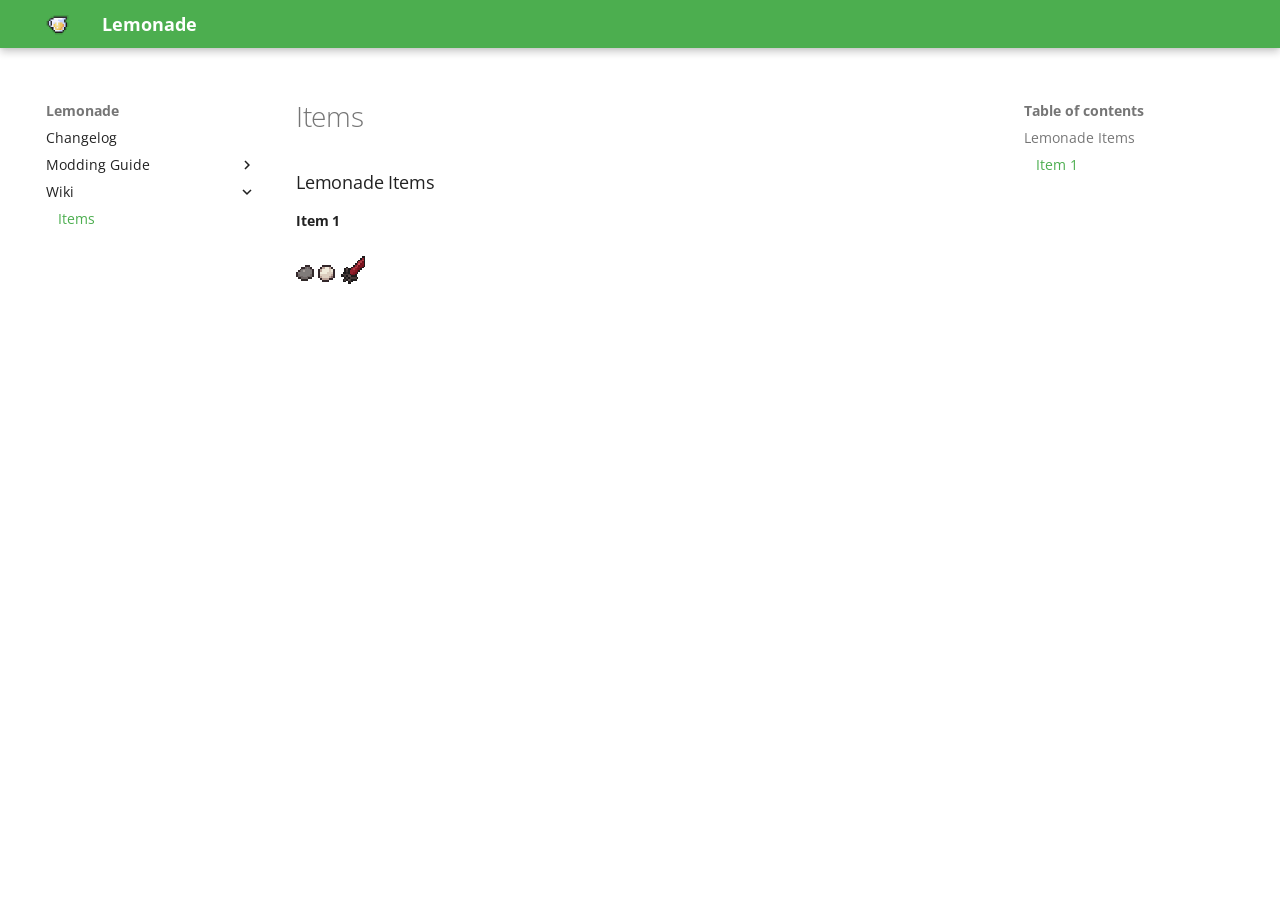
<file: mkdocs/site/wiki/items/index.html>
<!doctype html>
<html lang="en" class="no-js">
  <head>
    
      <meta charset="utf-8">
      <meta name="viewport" content="width=device-width,initial-scale=1">
      
      
      
      
        <link rel="prev" href="../../modding/lua/">
      
      
      
      <link rel="icon" href="../../images/favicon.png">
      <meta name="generator" content="mkdocs-1.6.1, mkdocs-material-9.6.19">
    
    
      
        <title>Items - Lemonade</title>
      
    
    
      <link rel="stylesheet" href="../../assets/stylesheets/main.7e37652d.min.css">
      
        
        <link rel="stylesheet" href="../../assets/stylesheets/palette.06af60db.min.css">
      
      


    
    
      
    
    
      
        
        
        <link rel="preconnect" href="https://fonts.gstatic.com" crossorigin>
        <link rel="stylesheet" href="https://fonts.googleapis.com/css?family=Open+Sans:300,300i,400,400i,700,700i%7CRoboto+Mono:400,400i,700,700i&display=fallback">
        <style>:root{--md-text-font:"Open Sans";--md-code-font:"Roboto Mono"}</style>
      
    
    
      <link rel="stylesheet" href="../../stylesheets/extra.css">
    
    <script>__md_scope=new URL("../..",location),__md_hash=e=>[...e].reduce(((e,_)=>(e<<5)-e+_.charCodeAt(0)),0),__md_get=(e,_=localStorage,t=__md_scope)=>JSON.parse(_.getItem(t.pathname+"."+e)),__md_set=(e,_,t=localStorage,a=__md_scope)=>{try{t.setItem(a.pathname+"."+e,JSON.stringify(_))}catch(e){}}</script>
    
      

    
    
    
  </head>
  
  
    
    
    
    
    
    <body dir="ltr" data-md-color-scheme="default" data-md-color-primary="green" data-md-color-accent="green">
  
    
    <input class="md-toggle" data-md-toggle="drawer" type="checkbox" id="__drawer" autocomplete="off">
    <input class="md-toggle" data-md-toggle="search" type="checkbox" id="__search" autocomplete="off">
    <label class="md-overlay" for="__drawer"></label>
    <div data-md-component="skip">
      
        
        <a href="#lemonade-items" class="md-skip">
          Skip to content
        </a>
      
    </div>
    <div data-md-component="announce">
      
    </div>
    
    
      

  

<header class="md-header md-header--shadow" data-md-component="header">
  <nav class="md-header__inner md-grid" aria-label="Header">
    <a href="../.." title="Lemonade" class="md-header__button md-logo" aria-label="Lemonade" data-md-component="logo">
      
  <img src="../../images/logo.png" alt="logo">

    </a>
    <label class="md-header__button md-icon" for="__drawer">
      
      <svg xmlns="http://www.w3.org/2000/svg" viewBox="0 0 24 24"><path d="M3 6h18v2H3zm0 5h18v2H3zm0 5h18v2H3z"/></svg>
    </label>
    <div class="md-header__title" data-md-component="header-title">
      <div class="md-header__ellipsis">
        <div class="md-header__topic">
          <span class="md-ellipsis">
            Lemonade
          </span>
        </div>
        <div class="md-header__topic" data-md-component="header-topic">
          <span class="md-ellipsis">
            
              Items
            
          </span>
        </div>
      </div>
    </div>
    
      
    
    
    
    
    
  </nav>
  
</header>
    
    <div class="md-container" data-md-component="container">
      
      
        
          
        
      
      <main class="md-main" data-md-component="main">
        <div class="md-main__inner md-grid">
          
            
              
              <div class="md-sidebar md-sidebar--primary" data-md-component="sidebar" data-md-type="navigation" >
                <div class="md-sidebar__scrollwrap">
                  <div class="md-sidebar__inner">
                    



<nav class="md-nav md-nav--primary" aria-label="Navigation" data-md-level="0">
  <label class="md-nav__title" for="__drawer">
    <a href="../.." title="Lemonade" class="md-nav__button md-logo" aria-label="Lemonade" data-md-component="logo">
      
  <img src="../../images/logo.png" alt="logo">

    </a>
    Lemonade
  </label>
  
  <ul class="md-nav__list" data-md-scrollfix>
    
      
      
  
  
  
  
    <li class="md-nav__item">
      <a href="../.." class="md-nav__link">
        
  
  
  <span class="md-ellipsis">
    Changelog
    
  </span>
  

      </a>
    </li>
  

    
      
      
  
  
  
  
    
    
    
    
    
    <li class="md-nav__item md-nav__item--nested">
      
        
        
        <input class="md-nav__toggle md-toggle " type="checkbox" id="__nav_2" >
        
          
          <label class="md-nav__link" for="__nav_2" id="__nav_2_label" tabindex="0">
            
  
  
  <span class="md-ellipsis">
    Modding Guide
    
  </span>
  

            <span class="md-nav__icon md-icon"></span>
          </label>
        
        <nav class="md-nav" data-md-level="1" aria-labelledby="__nav_2_label" aria-expanded="false">
          <label class="md-nav__title" for="__nav_2">
            <span class="md-nav__icon md-icon"></span>
            Modding Guide
          </label>
          <ul class="md-nav__list" data-md-scrollfix>
            
              
                
  
  
  
  
    <li class="md-nav__item">
      <a href="../../modding/gml/" class="md-nav__link">
        
  
  
  <span class="md-ellipsis">
    GML
    
  </span>
  

      </a>
    </li>
  

              
            
              
                
  
  
  
  
    <li class="md-nav__item">
      <a href="../../modding/lua/" class="md-nav__link">
        
  
  
  <span class="md-ellipsis">
    Lua
    
  </span>
  

      </a>
    </li>
  

              
            
          </ul>
        </nav>
      
    </li>
  

    
      
      
  
  
    
  
  
  
    
    
    
    
    
    <li class="md-nav__item md-nav__item--active md-nav__item--nested">
      
        
        
        <input class="md-nav__toggle md-toggle " type="checkbox" id="__nav_3" checked>
        
          
          <label class="md-nav__link" for="__nav_3" id="__nav_3_label" tabindex="0">
            
  
  
  <span class="md-ellipsis">
    Wiki
    
  </span>
  

            <span class="md-nav__icon md-icon"></span>
          </label>
        
        <nav class="md-nav" data-md-level="1" aria-labelledby="__nav_3_label" aria-expanded="true">
          <label class="md-nav__title" for="__nav_3">
            <span class="md-nav__icon md-icon"></span>
            Wiki
          </label>
          <ul class="md-nav__list" data-md-scrollfix>
            
              
                
  
  
    
  
  
  
    <li class="md-nav__item md-nav__item--active">
      
      <input class="md-nav__toggle md-toggle" type="checkbox" id="__toc">
      
      
      
        <label class="md-nav__link md-nav__link--active" for="__toc">
          
  
  
  <span class="md-ellipsis">
    Items
    
  </span>
  

          <span class="md-nav__icon md-icon"></span>
        </label>
      
      <a href="./" class="md-nav__link md-nav__link--active">
        
  
  
  <span class="md-ellipsis">
    Items
    
  </span>
  

      </a>
      
        

<nav class="md-nav md-nav--secondary" aria-label="Table of contents">
  
  
  
  
    <label class="md-nav__title" for="__toc">
      <span class="md-nav__icon md-icon"></span>
      Table of contents
    </label>
    <ul class="md-nav__list" data-md-component="toc" data-md-scrollfix>
      
        <li class="md-nav__item">
  <a href="#lemonade-items" class="md-nav__link">
    <span class="md-ellipsis">
      Lemonade Items
    </span>
  </a>
  
    <nav class="md-nav" aria-label="Lemonade Items">
      <ul class="md-nav__list">
        
          <li class="md-nav__item">
  <a href="#item-1" class="md-nav__link">
    <span class="md-ellipsis">
      Item 1
    </span>
  </a>
  
</li>
        
      </ul>
    </nav>
  
</li>
      
    </ul>
  
</nav>
      
    </li>
  

              
            
          </ul>
        </nav>
      
    </li>
  

    
  </ul>
</nav>
                  </div>
                </div>
              </div>
            
            
              
              <div class="md-sidebar md-sidebar--secondary" data-md-component="sidebar" data-md-type="toc" >
                <div class="md-sidebar__scrollwrap">
                  <div class="md-sidebar__inner">
                    

<nav class="md-nav md-nav--secondary" aria-label="Table of contents">
  
  
  
  
    <label class="md-nav__title" for="__toc">
      <span class="md-nav__icon md-icon"></span>
      Table of contents
    </label>
    <ul class="md-nav__list" data-md-component="toc" data-md-scrollfix>
      
        <li class="md-nav__item">
  <a href="#lemonade-items" class="md-nav__link">
    <span class="md-ellipsis">
      Lemonade Items
    </span>
  </a>
  
    <nav class="md-nav" aria-label="Lemonade Items">
      <ul class="md-nav__list">
        
          <li class="md-nav__item">
  <a href="#item-1" class="md-nav__link">
    <span class="md-ellipsis">
      Item 1
    </span>
  </a>
  
</li>
        
      </ul>
    </nav>
  
</li>
      
    </ul>
  
</nav>
                  </div>
                </div>
              </div>
            
          
          
            <div class="md-content" data-md-component="content">
              <article class="md-content__inner md-typeset">
                
                  



  <h1>Items</h1>

<h3 id="lemonade-items">Lemonade Items</h3>
<h4 id="item-1">Item 1</h4>
<p><a href="/items/stone"><span style="font-size:1.25em"><span class="twemoji"><svg xmlns="http://www.w3.org/2000/svg" viewBox="0 0 20 20" shape-rendering="crispEdges">
<rect x="10" y="0" width="6" height="2" fill="#33272A" />
<rect x="6" y="2" width="4" height="2" fill="#33272A" />
<rect x="10" y="2" width="2" height="2" fill="#6E6564" />
<rect x="12" y="2" width="2" height="10" fill="#807B7A" />
<rect x="14" y="2" width="2" height="2" fill="#6E6564" />
<rect x="16" y="2" width="2" height="2" fill="#33272A" />
<rect x="4" y="4" width="2" height="2" fill="#33272A" />
<rect x="6" y="4" width="2" height="2" fill="#6E6564" />
<rect x="8" y="4" width="4" height="2" fill="#807B7A" />
<rect x="14" y="4" width="2" height="8" fill="#807B7A" />
<rect x="16" y="4" width="2" height="2" fill="#6E6564" />
<rect x="18" y="4" width="2" height="4" fill="#33272A" />
<rect x="2" y="6" width="2" height="2" fill="#33272A" />
<rect x="4" y="6" width="2" height="2" fill="#6E6564" />
<rect x="6" y="6" width="2" height="6" fill="#807B7A" />
<rect x="8" y="6" width="2" height="2" fill="#A69E9A" />
<rect x="10" y="6" width="2" height="8" fill="#807B7A" />
<rect x="16" y="6" width="2" height="4" fill="#807B7A" />
<rect x="0" y="8" width="2" height="4" fill="#33272A" />
<rect x="2" y="8" width="4" height="2" fill="#807B7A" />
<rect x="8" y="8" width="2" height="6" fill="#807B7A" />
<rect x="18" y="8" width="2" height="6" fill="#302929" />
<rect x="2" y="10" width="2" height="4" fill="#6E6564" />
<rect x="4" y="10" width="2" height="2" fill="#807B7A" />
<rect x="16" y="10" width="2" height="4" fill="#6E6564" />
<rect x="0" y="12" width="2" height="2" fill="#302929" />
<rect x="4" y="12" width="4" height="2" fill="#6E6564" />
<rect x="12" y="12" width="4" height="2" fill="#6E6564" />
<rect x="2" y="14" width="4" height="2" fill="#302929" />
<rect x="6" y="14" width="8" height="2" fill="#6E6564" />
<rect x="14" y="14" width="4" height="2" fill="#302929" />
<rect x="6" y="16" width="8" height="2" fill="#302929" />
</svg></span></span></a>  <a href="/items/iron"><span style="font-size:1.25em"><span class="twemoji"><svg xmlns="http://www.w3.org/2000/svg" viewBox="0 0 8 8" shape-rendering="crispEdges">
<rect x="2" y="0" width="4" height="1" fill="#33272A" />
<rect x="1" y="1" width="1" height="1" fill="#33272A" />
<rect x="2" y="1" width="1" height="1" fill="#BDA499" />
<rect x="3" y="1" width="2" height="2" fill="#F1EBDB" />
<rect x="5" y="1" width="1" height="1" fill="#BDA499" />
<rect x="6" y="1" width="1" height="1" fill="#33272A" />
<rect x="0" y="2" width="1" height="4" fill="#33272A" />
<rect x="1" y="2" width="1" height="1" fill="#BDA499" />
<rect x="2" y="2" width="1" height="2" fill="#F1EBDB" />
<rect x="5" y="2" width="1" height="3" fill="#DDCEBF" />
<rect x="6" y="2" width="1" height="1" fill="#F1EBDB" />
<rect x="7" y="2" width="1" height="4" fill="#33272A" />
<rect x="1" y="3" width="1" height="1" fill="#F1EBDB" />
<rect x="3" y="3" width="1" height="1" fill="#F1EBDB" />
<rect x="4" y="3" width="1" height="3" fill="#DDCEBF" />
<rect x="6" y="3" width="1" height="1" fill="#DDCEBF" />
<rect x="1" y="4" width="3" height="1" fill="#DDCEBF" />
<rect x="6" y="4" width="1" height="1" fill="#BDA499" />
<rect x="1" y="5" width="1" height="1" fill="#BDA499" />
<rect x="2" y="5" width="2" height="1" fill="#DDCEBF" />
<rect x="5" y="5" width="1" height="1" fill="#BDA499" />
<rect x="6" y="5" width="1" height="1" fill="#886E6A" />
<rect x="1" y="6" width="1" height="1" fill="#33272A" />
<rect x="2" y="6" width="3" height="1" fill="#BDA499" />
<rect x="5" y="6" width="2" height="1" fill="#33272A" />
<rect x="2" y="7" width="3" height="1" fill="#33272A" />
</svg></span></span></a>  <a href="/items/blood-sword"><span style="font-size:2em"><span class="twemoji"><svg xmlns="http://www.w3.org/2000/svg" viewBox="0 0 16 16" shape-rendering="crispEdges">
<rect x="13" y="0" width="2" height="1" fill="#1D1A1B" />
<rect x="12" y="1" width="1" height="1" fill="#1D1A1B" />
<rect x="13" y="1" width="1" height="1" fill="#90202C" />
<rect x="14" y="1" width="1" height="5" fill="#1D1A1B" />
<rect x="11" y="2" width="1" height="1" fill="#1D1A1B" />
<rect x="12" y="2" width="1" height="1" fill="#90202C" />
<rect x="13" y="2" width="1" height="1" fill="#AD3D46" />
<rect x="10" y="3" width="1" height="1" fill="#1D1A1B" />
<rect x="11" y="3" width="1" height="1" fill="#9D2C34" />
<rect x="12" y="3" width="1" height="1" fill="#AD3D46" />
<rect x="13" y="3" width="1" height="1" fill="#71131D" />
<rect x="9" y="4" width="1" height="1" fill="#1D1A1B" />
<rect x="10" y="4" width="1" height="1" fill="#90202C" />
<rect x="11" y="4" width="1" height="1" fill="#C94D56" />
<rect x="12" y="4" width="1" height="1" fill="#71131D" />
<rect x="13" y="4" width="1" height="1" fill="#821521" />
<rect x="8" y="5" width="1" height="1" fill="#1D1A1B" />
<rect x="9" y="5" width="1" height="1" fill="#90202C" />
<rect x="10" y="5" width="1" height="1" fill="#AD3D46" />
<rect x="11" y="5" width="1" height="1" fill="#71131D" />
<rect x="12" y="5" width="1" height="1" fill="#821521" />
<rect x="13" y="5" width="1" height="1" fill="#71131D" />
<rect x="4" y="6" width="1" height="1" fill="#1D1A1B" />
<rect x="7" y="6" width="1" height="1" fill="#1D1A1B" />
<rect x="8" y="6" width="1" height="1" fill="#90202C" />
<rect x="9" y="6" width="1" height="1" fill="#AD3D46" />
<rect x="10" y="6" width="1" height="1" fill="#90202C" />
<rect x="11" y="6" width="1" height="1" fill="#821521" />
<rect x="12" y="6" width="1" height="1" fill="#71131D" />
<rect x="13" y="6" width="1" height="1" fill="#1D1A1B" />
<rect x="3" y="7" width="1" height="3" fill="#1D1A1B" />
<rect x="4" y="7" width="1" height="1" fill="#5A4B49" />
<rect x="5" y="7" width="2" height="1" fill="#1D1A1B" />
<rect x="7" y="7" width="1" height="3" fill="#90202C" />
<rect x="8" y="7" width="1" height="1" fill="#AD3D46" />
<rect x="9" y="7" width="1" height="1" fill="#90202C" />
<rect x="10" y="7" width="1" height="1" fill="#821521" />
<rect x="11" y="7" width="1" height="1" fill="#71131D" />
<rect x="12" y="7" width="1" height="1" fill="#1D1A1B" />
<rect x="4" y="8" width="1" height="1" fill="#433937" />
<rect x="5" y="8" width="1" height="2" fill="#1D1A1B" />
<rect x="6" y="8" width="1" height="2" fill="#90202C" />
<rect x="8" y="8" width="1" height="1" fill="#90202C" />
<rect x="9" y="8" width="1" height="1" fill="#821521" />
<rect x="10" y="8" width="1" height="1" fill="#71131D" />
<rect x="11" y="8" width="1" height="1" fill="#1D1A1B" />
<rect x="2" y="9" width="1" height="1" fill="#1D1A1B" />
<rect x="4" y="9" width="1" height="1" fill="#302A29" />
<rect x="8" y="9" width="1" height="1" fill="#821521" />
<rect x="9" y="9" width="1" height="1" fill="#71131D" />
<rect x="10" y="9" width="1" height="1" fill="#1D1A1B" />
<rect x="1" y="10" width="1" height="2" fill="#1D1A1B" />
<rect x="2" y="10" width="1" height="1" fill="#5A4B49" />
<rect x="3" y="10" width="3" height="1" fill="#433937" />
<rect x="6" y="10" width="1" height="1" fill="#1D1A1B" />
<rect x="7" y="10" width="2" height="1" fill="#71131D" />
<rect x="9" y="10" width="1" height="2" fill="#1D1A1B" />
<rect x="2" y="11" width="1" height="1" fill="#1D1A1B" />
<rect x="3" y="11" width="1" height="1" fill="#433937" />
<rect x="4" y="11" width="1" height="1" fill="#1D1A1B" />
<rect x="5" y="11" width="2" height="1" fill="#5A4B49" />
<rect x="7" y="11" width="2" height="1" fill="#1D1A1B" />
<rect x="3" y="12" width="1" height="1" fill="#1D1A1B" />
<rect x="4" y="12" width="1" height="1" fill="#433937" />
<rect x="5" y="12" width="1" height="1" fill="#1D1A1B" />
<rect x="6" y="12" width="4" height="1" fill="#433937" />
<rect x="10" y="12" width="1" height="1" fill="#1D1A1B" />
<rect x="2" y="13" width="1" height="2" fill="#1D1A1B" />
<rect x="3" y="13" width="1" height="1" fill="#433937" />
<rect x="4" y="13" width="1" height="1" fill="#1D1A1B" />
<rect x="5" y="13" width="1" height="1" fill="#5A4B49" />
<rect x="6" y="13" width="1" height="2" fill="#433937" />
<rect x="7" y="13" width="3" height="1" fill="#1D1A1B" />
<rect x="3" y="14" width="1" height="1" fill="#1D1A1B" />
<rect x="5" y="14" width="1" height="2" fill="#1D1A1B" />
<rect x="7" y="14" width="1" height="1" fill="#1D1A1B" />
<rect x="6" y="15" width="1" height="1" fill="#1D1A1B" />
</svg></span></span></a></p>












                
              </article>
            </div>
          
          
<script>var target=document.getElementById(location.hash.slice(1));target&&target.name&&(target.checked=target.name.startsWith("__tabbed_"))</script>
        </div>
        
      </main>
      
        
      
    </div>
    <div class="md-dialog" data-md-component="dialog">
      <div class="md-dialog__inner md-typeset"></div>
    </div>
    
    
    
      
      <script id="__config" type="application/json">{"base": "../..", "features": ["navigation.instant", "header.autohide"], "search": "../../assets/javascripts/workers/search.973d3a69.min.js", "tags": null, "translations": {"clipboard.copied": "Copied to clipboard", "clipboard.copy": "Copy to clipboard", "search.result.more.one": "1 more on this page", "search.result.more.other": "# more on this page", "search.result.none": "No matching documents", "search.result.one": "1 matching document", "search.result.other": "# matching documents", "search.result.placeholder": "Type to start searching", "search.result.term.missing": "Missing", "select.version": "Select version"}, "version": null}</script>
    
    
      <script src="../../assets/javascripts/bundle.92b07e13.min.js"></script>
      
    
  </body>
</html>
</file>
<file: stylesheets/extra.css>
.md-typeset {
   font-size: 0.7rem; /* Adjust this value as needed */
   }

.md-typeset .twemoji {
  font-size: 1em;
  line-height: 1;      
  vertical-align: middle; 
}

.md-typeset .twemoji svg {
  width: 1em;
  height: 1em;
  shape-rendering: crispEdges;
  image-rendering: pixelated;
}
</file>
<file: mkdocs/site/stylesheets/extra.css>
.md-typeset {
   font-size: 0.7rem; /* Adjust this value as needed */
   }

.md-typeset .twemoji {
  font-size: 1em;
  line-height: 1;      
  vertical-align: middle; 
}

.md-typeset .twemoji svg {
  width: 1em;
  height: 1em;
  shape-rendering: crispEdges;
  image-rendering: pixelated;
}
</file>
<file: assets/stylesheets/main.7e37652d.min.css>
@charset "UTF-8";html{-webkit-text-size-adjust:none;-moz-text-size-adjust:none;text-size-adjust:none;box-sizing:border-box}*,:after,:before{box-sizing:inherit}@media (prefers-reduced-motion){*,:after,:before{transition:none!important}}body{margin:0}a,button,input,label{-webkit-tap-highlight-color:transparent}a{color:inherit;text-decoration:none}hr{border:0;box-sizing:initial;display:block;height:.05rem;overflow:visible;padding:0}small{font-size:80%}sub,sup{line-height:1em}img{border-style:none}table{border-collapse:initial;border-spacing:0}td,th{font-weight:400;vertical-align:top}button{background:#0000;border:0;font-family:inherit;font-size:inherit;margin:0;padding:0}input{border:0;outline:none}:root{--md-primary-fg-color:#4051b5;--md-primary-fg-color--light:#5d6cc0;--md-primary-fg-color--dark:#303fa1;--md-primary-bg-color:#fff;--md-primary-bg-color--light:#ffffffb3;--md-accent-fg-color:#526cfe;--md-accent-fg-color--transparent:#526cfe1a;--md-accent-bg-color:#fff;--md-accent-bg-color--light:#ffffffb3}[data-md-color-scheme=default]{color-scheme:light}[data-md-color-scheme=default] img[src$="#gh-dark-mode-only"],[data-md-color-scheme=default] img[src$="#only-dark"]{display:none}:root,[data-md-color-scheme=default]{--md-hue:225deg;--md-default-fg-color:#000000de;--md-default-fg-color--light:#0000008a;--md-default-fg-color--lighter:#00000052;--md-default-fg-color--lightest:#00000012;--md-default-bg-color:#fff;--md-default-bg-color--light:#ffffffb3;--md-default-bg-color--lighter:#ffffff4d;--md-default-bg-color--lightest:#ffffff1f;--md-code-fg-color:#36464e;--md-code-bg-color:#f5f5f5;--md-code-hl-color:#4287ff;--md-code-hl-color--light:#4287ff1a;--md-code-hl-number-color:#d52a2a;--md-code-hl-special-color:#db1457;--md-code-hl-function-color:#a846b9;--md-code-hl-constant-color:#6e59d9;--md-code-hl-keyword-color:#3f6ec6;--md-code-hl-string-color:#1c7d4d;--md-code-hl-name-color:var(--md-code-fg-color);--md-code-hl-operator-color:var(--md-default-fg-color--light);--md-code-hl-punctuation-color:var(--md-default-fg-color--light);--md-code-hl-comment-color:var(--md-default-fg-color--light);--md-code-hl-generic-color:var(--md-default-fg-color--light);--md-code-hl-variable-color:var(--md-default-fg-color--light);--md-typeset-color:var(--md-default-fg-color);--md-typeset-a-color:var(--md-primary-fg-color);--md-typeset-del-color:#f5503d26;--md-typeset-ins-color:#0bd57026;--md-typeset-kbd-color:#fafafa;--md-typeset-kbd-accent-color:#fff;--md-typeset-kbd-border-color:#b8b8b8;--md-typeset-mark-color:#ffff0080;--md-typeset-table-color:#0000001f;--md-typeset-table-color--light:rgba(0,0,0,.035);--md-admonition-fg-color:var(--md-default-fg-color);--md-admonition-bg-color:var(--md-default-bg-color);--md-warning-fg-color:#000000de;--md-warning-bg-color:#ff9;--md-footer-fg-color:#fff;--md-footer-fg-color--light:#ffffffb3;--md-footer-fg-color--lighter:#ffffff73;--md-footer-bg-color:#000000de;--md-footer-bg-color--dark:#00000052;--md-shadow-z1:0 0.2rem 0.5rem #0000000d,0 0 0.05rem #0000001a;--md-shadow-z2:0 0.2rem 0.5rem #0000001a,0 0 0.05rem #00000040;--md-shadow-z3:0 0.2rem 0.5rem #0003,0 0 0.05rem #00000059}.md-icon svg{fill:currentcolor;display:block;height:1.2rem;width:1.2rem}body{-webkit-font-smoothing:antialiased;-moz-osx-font-smoothing:grayscale;--md-text-font-family:var(--md-text-font,_),-apple-system,BlinkMacSystemFont,Helvetica,Arial,sans-serif;--md-code-font-family:var(--md-code-font,_),SFMono-Regular,Consolas,Menlo,monospace}aside,body,input{font-feature-settings:"kern","liga";color:var(--md-typeset-color);font-family:var(--md-text-font-family)}code,kbd,pre{font-feature-settings:"kern";font-family:var(--md-code-font-family)}:root{--md-typeset-table-sort-icon:url('data:image/svg+xml;charset=utf-8,<svg xmlns="http://www.w3.org/2000/svg" viewBox="0 0 24 24"><path d="m18 21-4-4h3V7h-3l4-4 4 4h-3v10h3M2 19v-2h10v2M2 13v-2h7v2M2 7V5h4v2z"/></svg>');--md-typeset-table-sort-icon--asc:url('data:image/svg+xml;charset=utf-8,<svg xmlns="http://www.w3.org/2000/svg" viewBox="0 0 24 24"><path d="M19 17h3l-4 4-4-4h3V3h2M2 17h10v2H2M6 5v2H2V5m0 6h7v2H2z"/></svg>');--md-typeset-table-sort-icon--desc:url('data:image/svg+xml;charset=utf-8,<svg xmlns="http://www.w3.org/2000/svg" viewBox="0 0 24 24"><path d="M19 7h3l-4-4-4 4h3v14h2M2 17h10v2H2M6 5v2H2V5m0 6h7v2H2z"/></svg>')}.md-typeset{-webkit-print-color-adjust:exact;color-adjust:exact;font-size:.8rem;line-height:1.6;overflow-wrap:break-word}@media print{.md-typeset{font-size:.68rem}}.md-typeset blockquote,.md-typeset dl,.md-typeset figure,.md-typeset ol,.md-typeset pre,.md-typeset ul{margin-bottom:1em;margin-top:1em}.md-typeset h1{color:var(--md-default-fg-color--light);font-size:2em;line-height:1.3;margin:0 0 1.25em}.md-typeset h1,.md-typeset h2{font-weight:300;letter-spacing:-.01em}.md-typeset h2{font-size:1.5625em;line-height:1.4;margin:1.6em 0 .64em}.md-typeset h3{font-size:1.25em;font-weight:400;letter-spacing:-.01em;line-height:1.5;margin:1.6em 0 .8em}.md-typeset h2+h3{margin-top:.8em}.md-typeset h4{font-weight:700;letter-spacing:-.01em;margin:1em 0}.md-typeset h5,.md-typeset h6{color:var(--md-default-fg-color--light);font-size:.8em;font-weight:700;letter-spacing:-.01em;margin:1.25em 0}.md-typeset h5{text-transform:uppercase}.md-typeset h5 code{text-transform:none}.md-typeset hr{border-bottom:.05rem solid var(--md-default-fg-color--lightest);display:flow-root;margin:1.5em 0}.md-typeset a{color:var(--md-typeset-a-color);word-break:break-word}.md-typeset a,.md-typeset a:before{transition:color 125ms}.md-typeset a:focus,.md-typeset a:hover{color:var(--md-accent-fg-color)}.md-typeset a:focus code,.md-typeset a:hover code{background-color:var(--md-accent-fg-color--transparent)}.md-typeset a code{color:currentcolor;transition:background-color 125ms}.md-typeset a.focus-visible{outline-color:var(--md-accent-fg-color);outline-offset:.2rem}.md-typeset code,.md-typeset kbd,.md-typeset pre{color:var(--md-code-fg-color);direction:ltr;font-variant-ligatures:none}@media print{.md-typeset code,.md-typeset kbd,.md-typeset pre{white-space:pre-wrap}}.md-typeset code{background-color:var(--md-code-bg-color);border-radius:.1rem;-webkit-box-decoration-break:clone;box-decoration-break:clone;font-size:.85em;padding:0 .2941176471em;word-break:break-word}.md-typeset code:not(.focus-visible){-webkit-tap-highlight-color:transparent;outline:none}.md-typeset pre{display:flow-root;line-height:1.4;position:relative}.md-typeset pre>code{-webkit-box-decoration-break:slice;box-decoration-break:slice;box-shadow:none;display:block;margin:0;outline-color:var(--md-accent-fg-color);overflow:auto;padding:.7720588235em 1.1764705882em;scrollbar-color:var(--md-default-fg-color--lighter) #0000;scrollbar-width:thin;touch-action:auto;word-break:normal}.md-typeset pre>code:hover{scrollbar-color:var(--md-accent-fg-color) #0000}.md-typeset pre>code::-webkit-scrollbar{height:.2rem;width:.2rem}.md-typeset pre>code::-webkit-scrollbar-thumb{background-color:var(--md-default-fg-color--lighter)}.md-typeset pre>code::-webkit-scrollbar-thumb:hover{background-color:var(--md-accent-fg-color)}.md-typeset kbd{background-color:var(--md-typeset-kbd-color);border-radius:.1rem;box-shadow:0 .1rem 0 .05rem var(--md-typeset-kbd-border-color),0 .1rem 0 var(--md-typeset-kbd-border-color),0 -.1rem .2rem var(--md-typeset-kbd-accent-color) inset;color:var(--md-default-fg-color);display:inline-block;font-size:.75em;padding:0 .6666666667em;vertical-align:text-top;word-break:break-word}.md-typeset mark{background-color:var(--md-typeset-mark-color);-webkit-box-decoration-break:clone;box-decoration-break:clone;color:inherit;word-break:break-word}.md-typeset abbr{border-bottom:.05rem dotted var(--md-default-fg-color--light);cursor:help;text-decoration:none}.md-typeset small{opacity:.75}[dir=ltr] .md-typeset sub,[dir=ltr] .md-typeset sup{margin-left:.078125em}[dir=rtl] .md-typeset sub,[dir=rtl] .md-typeset sup{margin-right:.078125em}[dir=ltr] .md-typeset blockquote{padding-left:.6rem}[dir=rtl] .md-typeset blockquote{padding-right:.6rem}[dir=ltr] .md-typeset blockquote{border-left:.2rem solid var(--md-default-fg-color--lighter)}[dir=rtl] .md-typeset blockquote{border-right:.2rem solid var(--md-default-fg-color--lighter)}.md-typeset blockquote{color:var(--md-default-fg-color--light);margin-left:0;margin-right:0}.md-typeset ul{list-style-type:disc}.md-typeset ul[type]{list-style-type:revert-layer}[dir=ltr] .md-typeset ol,[dir=ltr] .md-typeset ul{margin-left:.625em}[dir=rtl] .md-typeset ol,[dir=rtl] .md-typeset ul{margin-right:.625em}.md-typeset ol,.md-typeset ul{padding:0}.md-typeset ol:not([hidden]),.md-typeset ul:not([hidden]){display:flow-root}.md-typeset ol ol,.md-typeset ul ol{list-style-type:lower-alpha}.md-typeset ol ol ol,.md-typeset ul ol ol{list-style-type:lower-roman}.md-typeset ol ol ol ol,.md-typeset ul ol ol ol{list-style-type:upper-alpha}.md-typeset ol ol ol ol ol,.md-typeset ul ol ol ol ol{list-style-type:upper-roman}.md-typeset ol[type],.md-typeset ul[type]{list-style-type:revert-layer}[dir=ltr] .md-typeset ol li,[dir=ltr] .md-typeset ul li{margin-left:1.25em}[dir=rtl] .md-typeset ol li,[dir=rtl] .md-typeset ul li{margin-right:1.25em}.md-typeset ol li,.md-typeset ul li{margin-bottom:.5em}.md-typeset ol li blockquote,.md-typeset ol li p,.md-typeset ul li blockquote,.md-typeset ul li p{margin:.5em 0}.md-typeset ol li:last-child,.md-typeset ul li:last-child{margin-bottom:0}[dir=ltr] .md-typeset ol li ol,[dir=ltr] .md-typeset ol li ul,[dir=ltr] .md-typeset ul li ol,[dir=ltr] .md-typeset ul li ul{margin-left:.625em}[dir=rtl] .md-typeset ol li ol,[dir=rtl] .md-typeset ol li ul,[dir=rtl] .md-typeset ul li ol,[dir=rtl] .md-typeset ul li ul{margin-right:.625em}.md-typeset ol li ol,.md-typeset ol li ul,.md-typeset ul li ol,.md-typeset ul li ul{margin-bottom:.5em;margin-top:.5em}[dir=ltr] .md-typeset dd{margin-left:1.875em}[dir=rtl] .md-typeset dd{margin-right:1.875em}.md-typeset dd{margin-bottom:1.5em;margin-top:1em}.md-typeset img,.md-typeset svg,.md-typeset video{height:auto;max-width:100%}.md-typeset img[align=left]{margin:1em 1em 1em 0}.md-typeset img[align=right]{margin:1em 0 1em 1em}.md-typeset img[align]:only-child{margin-top:0}.md-typeset figure{display:flow-root;margin:1em auto;max-width:100%;text-align:center;width:-moz-fit-content;width:fit-content}.md-typeset figure img{display:block;margin:0 auto}.md-typeset figcaption{font-style:italic;margin:1em auto;max-width:24rem}.md-typeset iframe{max-width:100%}.md-typeset table:not([class]){background-color:var(--md-default-bg-color);border:.05rem solid var(--md-typeset-table-color);border-radius:.1rem;display:inline-block;font-size:.64rem;max-width:100%;overflow:auto;touch-action:auto}@media print{.md-typeset table:not([class]){display:table}}.md-typeset table:not([class])+*{margin-top:1.5em}.md-typeset table:not([class]) td>:first-child,.md-typeset table:not([class]) th>:first-child{margin-top:0}.md-typeset table:not([class]) td>:last-child,.md-typeset table:not([class]) th>:last-child{margin-bottom:0}.md-typeset table:not([class]) td:not([align]),.md-typeset table:not([class]) th:not([align]){text-align:left}[dir=rtl] .md-typeset table:not([class]) td:not([align]),[dir=rtl] .md-typeset table:not([class]) th:not([align]){text-align:right}.md-typeset table:not([class]) th{font-weight:700;min-width:5rem;padding:.9375em 1.25em;vertical-align:top}.md-typeset table:not([class]) td{border-top:.05rem solid var(--md-typeset-table-color);padding:.9375em 1.25em;vertical-align:top}.md-typeset table:not([class]) tbody tr{transition:background-color 125ms}.md-typeset table:not([class]) tbody tr:hover{background-color:var(--md-typeset-table-color--light);box-shadow:0 .05rem 0 var(--md-default-bg-color) inset}.md-typeset table:not([class]) a{word-break:normal}.md-typeset table th[role=columnheader]{cursor:pointer}[dir=ltr] .md-typeset table th[role=columnheader]:after{margin-left:.5em}[dir=rtl] .md-typeset table th[role=columnheader]:after{margin-right:.5em}.md-typeset table th[role=columnheader]:after{content:"";display:inline-block;height:1.2em;-webkit-mask-image:var(--md-typeset-table-sort-icon);mask-image:var(--md-typeset-table-sort-icon);-webkit-mask-repeat:no-repeat;mask-repeat:no-repeat;-webkit-mask-size:contain;mask-size:contain;transition:background-color 125ms;vertical-align:text-bottom;width:1.2em}.md-typeset table th[role=columnheader]:hover:after{background-color:var(--md-default-fg-color--lighter)}.md-typeset table th[role=columnheader][aria-sort=ascending]:after{background-color:var(--md-default-fg-color--light);-webkit-mask-image:var(--md-typeset-table-sort-icon--asc);mask-image:var(--md-typeset-table-sort-icon--asc)}.md-typeset table th[role=columnheader][aria-sort=descending]:after{background-color:var(--md-default-fg-color--light);-webkit-mask-image:var(--md-typeset-table-sort-icon--desc);mask-image:var(--md-typeset-table-sort-icon--desc)}.md-typeset__scrollwrap{margin:1em -.8rem;overflow-x:auto;touch-action:auto}.md-typeset__table{display:inline-block;margin-bottom:.5em;padding:0 .8rem}@media print{.md-typeset__table{display:block}}html .md-typeset__table table{display:table;margin:0;overflow:hidden;width:100%}@media screen and (max-width:44.984375em){.md-content__inner>pre{margin:1em -.8rem}.md-content__inner>pre code{border-radius:0}}.md-typeset .md-author{border-radius:100%;display:block;flex-shrink:0;height:1.6rem;overflow:hidden;position:relative;transition:color 125ms,transform 125ms;width:1.6rem}.md-typeset .md-author img{display:block}.md-typeset .md-author--more{background:var(--md-default-fg-color--lightest);color:var(--md-default-fg-color--lighter);font-size:.6rem;font-weight:700;line-height:1.6rem;text-align:center}.md-typeset .md-author--long{height:2.4rem;width:2.4rem}.md-typeset a.md-author{transform:scale(1)}.md-typeset a.md-author img{border-radius:100%;filter:grayscale(100%) opacity(75%);transition:filter 125ms}.md-typeset a.md-author:focus,.md-typeset a.md-author:hover{transform:scale(1.1);z-index:1}.md-typeset a.md-author:focus img,.md-typeset a.md-author:hover img{filter:grayscale(0)}.md-banner{background-color:var(--md-footer-bg-color);color:var(--md-footer-fg-color);overflow:auto}@media print{.md-banner{display:none}}.md-banner--warning{background-color:var(--md-warning-bg-color);color:var(--md-warning-fg-color)}.md-banner__inner{font-size:.7rem;margin:.6rem auto;padding:0 .8rem}[dir=ltr] .md-banner__button{float:right}[dir=rtl] .md-banner__button{float:left}.md-banner__button{color:inherit;cursor:pointer;transition:opacity .25s}.no-js .md-banner__button{display:none}.md-banner__button:hover{opacity:.7}html{font-size:125%;height:100%;overflow-x:hidden}@media screen and (min-width:100em){html{font-size:137.5%}}@media screen and (min-width:125em){html{font-size:150%}}body{background-color:var(--md-default-bg-color);display:flex;flex-direction:column;font-size:.5rem;min-height:100%;position:relative;width:100%}@media print{body{display:block}}@media screen and (max-width:59.984375em){body[data-md-scrolllock]{position:fixed}}.md-grid{margin-left:auto;margin-right:auto;max-width:61rem}.md-container{display:flex;flex-direction:column;flex-grow:1}@media print{.md-container{display:block}}.md-main{flex-grow:1}.md-main__inner{display:flex;height:100%;margin-top:1.5rem}.md-ellipsis{overflow:hidden;text-overflow:ellipsis}.md-toggle{display:none}.md-option{height:0;opacity:0;position:absolute;width:0}.md-option:checked+label:not([hidden]){display:block}.md-option.focus-visible+label{outline-color:var(--md-accent-fg-color);outline-style:auto}.md-skip{background-color:var(--md-default-fg-color);border-radius:.1rem;color:var(--md-default-bg-color);font-size:.64rem;margin:.5rem;opacity:0;outline-color:var(--md-accent-fg-color);padding:.3rem .5rem;position:fixed;transform:translateY(.4rem);z-index:-1}.md-skip:focus{opacity:1;transform:translateY(0);transition:transform .25s cubic-bezier(.4,0,.2,1),opacity 175ms 75ms;z-index:10}@page{margin:25mm}:root{--md-clipboard-icon:url('data:image/svg+xml;charset=utf-8,<svg xmlns="http://www.w3.org/2000/svg" viewBox="0 0 24 24"><path d="M19 21H8V7h11m0-2H8a2 2 0 0 0-2 2v14a2 2 0 0 0 2 2h11a2 2 0 0 0 2-2V7a2 2 0 0 0-2-2m-3-4H4a2 2 0 0 0-2 2v14h2V3h12z"/></svg>')}.md-clipboard{border-radius:.1rem;color:var(--md-default-fg-color--lightest);cursor:pointer;height:1.5em;outline-color:var(--md-accent-fg-color);outline-offset:.1rem;position:absolute;right:.5em;top:.5em;transition:color .25s;width:1.5em;z-index:1}@media print{.md-clipboard{display:none}}.md-clipboard:not(.focus-visible){-webkit-tap-highlight-color:transparent;outline:none}:hover>.md-clipboard{color:var(--md-default-fg-color--light)}.md-clipboard:focus,.md-clipboard:hover{color:var(--md-accent-fg-color)}.md-clipboard:after{background-color:currentcolor;content:"";display:block;height:1.125em;margin:0 auto;-webkit-mask-image:var(--md-clipboard-icon);mask-image:var(--md-clipboard-icon);-webkit-mask-position:center;mask-position:center;-webkit-mask-repeat:no-repeat;mask-repeat:no-repeat;-webkit-mask-size:contain;mask-size:contain;width:1.125em}.md-clipboard--inline{cursor:pointer}.md-clipboard--inline code{transition:color .25s,background-color .25s}.md-clipboard--inline:focus code,.md-clipboard--inline:hover code{background-color:var(--md-accent-fg-color--transparent);color:var(--md-accent-fg-color)}.md-typeset .md-code__content{display:grid}@keyframes consent{0%{opacity:0;transform:translateY(100%)}to{opacity:1;transform:translateY(0)}}@keyframes overlay{0%{opacity:0}to{opacity:1}}.md-consent__overlay{animation:overlay .25s both;-webkit-backdrop-filter:blur(.1rem);backdrop-filter:blur(.1rem);background-color:#0000008a;height:100%;opacity:1;position:fixed;top:0;width:100%;z-index:5}.md-consent__inner{animation:consent .5s cubic-bezier(.1,.7,.1,1) both;background-color:var(--md-default-bg-color);border:0;border-radius:.1rem;bottom:0;box-shadow:0 0 .2rem #0000001a,0 .2rem .4rem #0003;max-height:100%;overflow:auto;padding:0;position:fixed;width:100%;z-index:5}.md-consent__form{padding:.8rem}.md-consent__settings{display:none;margin:1em 0}input:checked+.md-consent__settings{display:block}.md-consent__controls{margin-bottom:.8rem}.md-typeset .md-consent__controls .md-button{display:inline}@media screen and (max-width:44.984375em){.md-typeset .md-consent__controls .md-button{display:block;margin-top:.4rem;text-align:center;width:100%}}.md-consent label{cursor:pointer}.md-content{flex-grow:1;min-width:0}.md-content__inner{margin:0 .8rem 1.2rem;padding-top:.6rem}@media screen and (min-width:76.25em){[dir=ltr] .md-sidebar--primary:not([hidden])~.md-content>.md-content__inner{margin-left:1.2rem}[dir=ltr] .md-sidebar--secondary:not([hidden])~.md-content>.md-content__inner,[dir=rtl] .md-sidebar--primary:not([hidden])~.md-content>.md-content__inner{margin-right:1.2rem}[dir=rtl] .md-sidebar--secondary:not([hidden])~.md-content>.md-content__inner{margin-left:1.2rem}}.md-content__inner:before{content:"";display:block;height:.4rem}.md-content__inner>:last-child{margin-bottom:0}[dir=ltr] .md-content__button{float:right}[dir=rtl] .md-content__button{float:left}[dir=ltr] .md-content__button{margin-left:.4rem}[dir=rtl] .md-content__button{margin-right:.4rem}.md-content__button{margin:.4rem 0;padding:0}@media print{.md-content__button{display:none}}.md-typeset .md-content__button{color:var(--md-default-fg-color--lighter)}.md-content__button svg{display:inline;vertical-align:top}[dir=rtl] .md-content__button svg{transform:scaleX(-1)}[dir=ltr] .md-dialog{right:.8rem}[dir=rtl] .md-dialog{left:.8rem}.md-dialog{background-color:var(--md-default-fg-color);border-radius:.1rem;bottom:.8rem;box-shadow:var(--md-shadow-z3);min-width:11.1rem;opacity:0;padding:.4rem .6rem;pointer-events:none;position:fixed;transform:translateY(100%);transition:transform 0ms .4s,opacity .4s;z-index:4}@media print{.md-dialog{display:none}}.md-dialog--active{opacity:1;pointer-events:auto;transform:translateY(0);transition:transform .4s cubic-bezier(.075,.85,.175,1),opacity .4s}.md-dialog__inner{color:var(--md-default-bg-color);font-size:.7rem}.md-feedback{margin:2em 0 1em;text-align:center}.md-feedback fieldset{border:none;margin:0;padding:0}.md-feedback__title{font-weight:700;margin:1em auto}.md-feedback__inner{position:relative}.md-feedback__list{display:flex;flex-wrap:wrap;place-content:baseline center;position:relative}.md-feedback__list:hover .md-icon:not(:disabled){color:var(--md-default-fg-color--lighter)}:disabled .md-feedback__list{min-height:1.8rem}.md-feedback__icon{color:var(--md-default-fg-color--light);cursor:pointer;flex-shrink:0;margin:0 .1rem;transition:color 125ms}.md-feedback__icon:not(:disabled).md-icon:hover{color:var(--md-accent-fg-color)}.md-feedback__icon:disabled{color:var(--md-default-fg-color--lightest);pointer-events:none}.md-feedback__note{opacity:0;position:relative;transform:translateY(.4rem);transition:transform .4s cubic-bezier(.1,.7,.1,1),opacity .15s}.md-feedback__note>*{margin:0 auto;max-width:16rem}:disabled .md-feedback__note{opacity:1;transform:translateY(0)}@media print{.md-feedback{display:none}}.md-footer{background-color:var(--md-footer-bg-color);color:var(--md-footer-fg-color)}@media print{.md-footer{display:none}}.md-footer__inner{justify-content:space-between;overflow:auto;padding:.2rem}.md-footer__inner:not([hidden]){display:flex}.md-footer__link{align-items:end;display:flex;flex-grow:0.01;margin-bottom:.4rem;margin-top:1rem;max-width:100%;outline-color:var(--md-accent-fg-color);overflow:hidden;transition:opacity .25s}.md-footer__link:focus,.md-footer__link:hover{opacity:.7}[dir=rtl] .md-footer__link svg{transform:scaleX(-1)}@media screen and (max-width:44.984375em){.md-footer__link--prev{flex-shrink:0}.md-footer__link--prev .md-footer__title{display:none}}[dir=ltr] .md-footer__link--next{margin-left:auto}[dir=rtl] .md-footer__link--next{margin-right:auto}.md-footer__link--next{text-align:right}[dir=rtl] .md-footer__link--next{text-align:left}.md-footer__title{flex-grow:1;font-size:.9rem;margin-bottom:.7rem;max-width:calc(100% - 2.4rem);padding:0 1rem;white-space:nowrap}.md-footer__button{margin:.2rem;padding:.4rem}.md-footer__direction{font-size:.64rem;opacity:.7}.md-footer-meta{background-color:var(--md-footer-bg-color--dark)}.md-footer-meta__inner{display:flex;flex-wrap:wrap;justify-content:space-between;padding:.2rem}html .md-footer-meta.md-typeset a{color:var(--md-footer-fg-color--light)}html .md-footer-meta.md-typeset a:focus,html .md-footer-meta.md-typeset a:hover{color:var(--md-footer-fg-color)}.md-copyright{color:var(--md-footer-fg-color--lighter);font-size:.64rem;margin:auto .6rem;padding:.4rem 0;width:100%}@media screen and (min-width:45em){.md-copyright{width:auto}}.md-copyright__highlight{color:var(--md-footer-fg-color--light)}.md-social{display:inline-flex;gap:.2rem;margin:0 .4rem;padding:.2rem 0 .6rem}@media screen and (min-width:45em){.md-social{padding:.6rem 0}}.md-social__link{display:inline-block;height:1.6rem;text-align:center;width:1.6rem}.md-social__link:before{line-height:1.9}.md-social__link svg{fill:currentcolor;max-height:.8rem;vertical-align:-25%}.md-typeset .md-button{border:.1rem solid;border-radius:.1rem;color:var(--md-primary-fg-color);cursor:pointer;display:inline-block;font-weight:700;padding:.625em 2em;transition:color 125ms,background-color 125ms,border-color 125ms}.md-typeset .md-button--primary{background-color:var(--md-primary-fg-color);border-color:var(--md-primary-fg-color);color:var(--md-primary-bg-color)}.md-typeset .md-button:focus,.md-typeset .md-button:hover{background-color:var(--md-accent-fg-color);border-color:var(--md-accent-fg-color);color:var(--md-accent-bg-color)}[dir=ltr] .md-typeset .md-input{border-top-left-radius:.1rem}[dir=ltr] .md-typeset .md-input,[dir=rtl] .md-typeset .md-input{border-top-right-radius:.1rem}[dir=rtl] .md-typeset .md-input{border-top-left-radius:.1rem}.md-typeset .md-input{border-bottom:.1rem solid var(--md-default-fg-color--lighter);box-shadow:var(--md-shadow-z1);font-size:.8rem;height:1.8rem;padding:0 .6rem;transition:border .25s,box-shadow .25s}.md-typeset .md-input:focus,.md-typeset .md-input:hover{border-bottom-color:var(--md-accent-fg-color);box-shadow:var(--md-shadow-z2)}.md-typeset .md-input--stretch{width:100%}.md-header{background-color:var(--md-primary-fg-color);box-shadow:0 0 .2rem #0000,0 .2rem .4rem #0000;color:var(--md-primary-bg-color);display:block;left:0;position:sticky;right:0;top:0;z-index:4}@media print{.md-header{display:none}}.md-header[hidden]{transform:translateY(-100%);transition:transform .25s cubic-bezier(.8,0,.6,1),box-shadow .25s}.md-header--shadow{box-shadow:0 0 .2rem #0000001a,0 .2rem .4rem #0003;transition:transform .25s cubic-bezier(.1,.7,.1,1),box-shadow .25s}.md-header__inner{align-items:center;display:flex;padding:0 .2rem}.md-header__button{color:currentcolor;cursor:pointer;margin:.2rem;outline-color:var(--md-accent-fg-color);padding:.4rem;position:relative;transition:opacity .25s;vertical-align:middle;z-index:1}.md-header__button:hover{opacity:.7}.md-header__button:not([hidden]){display:inline-block}.md-header__button:not(.focus-visible){-webkit-tap-highlight-color:transparent;outline:none}.md-header__button.md-logo{margin:.2rem;padding:.4rem}@media screen and (max-width:76.234375em){.md-header__button.md-logo{display:none}}.md-header__button.md-logo img,.md-header__button.md-logo svg{fill:currentcolor;display:block;height:1.2rem;width:auto}@media screen and (min-width:60em){.md-header__button[for=__search]{display:none}}.no-js .md-header__button[for=__search]{display:none}[dir=rtl] .md-header__button[for=__search] svg{transform:scaleX(-1)}@media screen and (min-width:76.25em){.md-header__button[for=__drawer]{display:none}}.md-header__topic{display:flex;max-width:100%;position:absolute;transition:transform .4s cubic-bezier(.1,.7,.1,1),opacity .15s;white-space:nowrap}.md-header__topic+.md-header__topic{opacity:0;pointer-events:none;transform:translateX(1.25rem);transition:transform .4s cubic-bezier(1,.7,.1,.1),opacity .15s;z-index:-1}[dir=rtl] .md-header__topic+.md-header__topic{transform:translateX(-1.25rem)}.md-header__topic:first-child{font-weight:700}[dir=ltr] .md-header__title{margin-left:1rem;margin-right:.4rem}[dir=rtl] .md-header__title{margin-left:.4rem;margin-right:1rem}.md-header__title{flex-grow:1;font-size:.9rem;height:2.4rem;line-height:2.4rem}.md-header__title--active .md-header__topic{opacity:0;pointer-events:none;transform:translateX(-1.25rem);transition:transform .4s cubic-bezier(1,.7,.1,.1),opacity .15s;z-index:-1}[dir=rtl] .md-header__title--active .md-header__topic{transform:translateX(1.25rem)}.md-header__title--active .md-header__topic+.md-header__topic{opacity:1;pointer-events:auto;transform:translateX(0);transition:transform .4s cubic-bezier(.1,.7,.1,1),opacity .15s;z-index:0}.md-header__title>.md-header__ellipsis{height:100%;position:relative;width:100%}.md-header__option{display:flex;flex-shrink:0;max-width:100%;transition:max-width 0ms .25s,opacity .25s .25s;white-space:nowrap}[data-md-toggle=search]:checked~.md-header .md-header__option{max-width:0;opacity:0;transition:max-width 0ms,opacity 0ms}.md-header__option>input{bottom:0}.md-header__source{display:none}@media screen and (min-width:60em){[dir=ltr] .md-header__source{margin-left:1rem}[dir=rtl] .md-header__source{margin-right:1rem}.md-header__source{display:block;max-width:11.7rem;width:11.7rem}}@media screen and (min-width:76.25em){[dir=ltr] .md-header__source{margin-left:1.4rem}[dir=rtl] .md-header__source{margin-right:1.4rem}}.md-meta{color:var(--md-default-fg-color--light);font-size:.7rem;line-height:1.3}.md-meta__list{display:inline-flex;flex-wrap:wrap;list-style:none;margin:0;padding:0}.md-meta__item:not(:last-child):after{content:"·";margin-left:.2rem;margin-right:.2rem}.md-meta__link{color:var(--md-typeset-a-color)}.md-meta__link:focus,.md-meta__link:hover{color:var(--md-accent-fg-color)}.md-draft{background-color:#ff1744;border-radius:.125em;color:#fff;display:inline-block;font-weight:700;padding-left:.5714285714em;padding-right:.5714285714em}:root{--md-nav-icon--prev:url('data:image/svg+xml;charset=utf-8,<svg xmlns="http://www.w3.org/2000/svg" viewBox="0 0 24 24"><path d="M20 11v2H8l5.5 5.5-1.42 1.42L4.16 12l7.92-7.92L13.5 5.5 8 11z"/></svg>');--md-nav-icon--next:url('data:image/svg+xml;charset=utf-8,<svg xmlns="http://www.w3.org/2000/svg" viewBox="0 0 24 24"><path d="M8.59 16.58 13.17 12 8.59 7.41 10 6l6 6-6 6z"/></svg>');--md-toc-icon:url('data:image/svg+xml;charset=utf-8,<svg xmlns="http://www.w3.org/2000/svg" viewBox="0 0 24 24"><path d="M3 9h14V7H3zm0 4h14v-2H3zm0 4h14v-2H3zm16 0h2v-2h-2zm0-10v2h2V7zm0 6h2v-2h-2z"/></svg>')}.md-nav{font-size:.7rem;line-height:1.3}.md-nav__title{color:var(--md-default-fg-color--light);display:block;font-weight:700;overflow:hidden;padding:0 .6rem;text-overflow:ellipsis}.md-nav__title .md-nav__button{display:none}.md-nav__title .md-nav__button img{height:100%;width:auto}.md-nav__title .md-nav__button.md-logo img,.md-nav__title .md-nav__button.md-logo svg{fill:currentcolor;display:block;height:2.4rem;max-width:100%;object-fit:contain;width:auto}.md-nav__list{list-style:none;margin:0;padding:0}.md-nav__link{align-items:flex-start;display:flex;gap:.4rem;margin-top:.625em;scroll-snap-align:start;transition:color 125ms}.md-nav__link--passed{color:var(--md-default-fg-color--light)}.md-nav__item .md-nav__link--active,.md-nav__item .md-nav__link--active code{color:var(--md-typeset-a-color)}.md-nav__link .md-ellipsis{position:relative}[dir=ltr] .md-nav__link .md-icon:last-child{margin-left:auto}[dir=rtl] .md-nav__link .md-icon:last-child{margin-right:auto}.md-nav__link svg{fill:currentcolor;flex-shrink:0;height:1.3em;position:relative}.md-nav__link[for]:focus,.md-nav__link[for]:hover,.md-nav__link[href]:focus,.md-nav__link[href]:hover{color:var(--md-accent-fg-color);cursor:pointer}.md-nav__link.focus-visible{outline-color:var(--md-accent-fg-color);outline-offset:.2rem}.md-nav--primary .md-nav__link[for=__toc]{display:none}.md-nav--primary .md-nav__link[for=__toc] .md-icon:after{background-color:currentcolor;display:block;height:100%;-webkit-mask-image:var(--md-toc-icon);mask-image:var(--md-toc-icon);width:100%}.md-nav--primary .md-nav__link[for=__toc]~.md-nav{display:none}.md-nav__container>.md-nav__link{margin-top:0}.md-nav__container>.md-nav__link:first-child{flex-grow:1;min-width:0}.md-nav__icon{flex-shrink:0}.md-nav__source{display:none}@media screen and (max-width:76.234375em){.md-nav--primary,.md-nav--primary .md-nav{background-color:var(--md-default-bg-color);display:flex;flex-direction:column;height:100%;left:0;position:absolute;right:0;top:0;z-index:1}.md-nav--primary .md-nav__item,.md-nav--primary .md-nav__title{font-size:.8rem;line-height:1.5}.md-nav--primary .md-nav__title{background-color:var(--md-default-fg-color--lightest);color:var(--md-default-fg-color--light);cursor:pointer;height:5.6rem;line-height:2.4rem;padding:3rem .8rem .2rem;position:relative;white-space:nowrap}[dir=ltr] .md-nav--primary .md-nav__title .md-nav__icon{left:.4rem}[dir=rtl] .md-nav--primary .md-nav__title .md-nav__icon{right:.4rem}.md-nav--primary .md-nav__title .md-nav__icon{display:block;height:1.2rem;margin:.2rem;position:absolute;top:.4rem;width:1.2rem}.md-nav--primary .md-nav__title .md-nav__icon:after{background-color:currentcolor;content:"";display:block;height:100%;-webkit-mask-image:var(--md-nav-icon--prev);mask-image:var(--md-nav-icon--prev);-webkit-mask-position:center;mask-position:center;-webkit-mask-repeat:no-repeat;mask-repeat:no-repeat;-webkit-mask-size:contain;mask-size:contain;width:100%}.md-nav--primary .md-nav__title~.md-nav__list{background-color:var(--md-default-bg-color);box-shadow:0 .05rem 0 var(--md-default-fg-color--lightest) inset;overflow-y:auto;scroll-snap-type:y mandatory;touch-action:pan-y}.md-nav--primary .md-nav__title~.md-nav__list>:first-child{border-top:0}.md-nav--primary .md-nav__title[for=__drawer]{background-color:var(--md-primary-fg-color);color:var(--md-primary-bg-color);font-weight:700}.md-nav--primary .md-nav__title .md-logo{display:block;left:.2rem;margin:.2rem;padding:.4rem;position:absolute;right:.2rem;top:.2rem}.md-nav--primary .md-nav__list{flex:1}.md-nav--primary .md-nav__item{border-top:.05rem solid var(--md-default-fg-color--lightest)}.md-nav--primary .md-nav__item--active>.md-nav__link{color:var(--md-typeset-a-color)}.md-nav--primary .md-nav__item--active>.md-nav__link:focus,.md-nav--primary .md-nav__item--active>.md-nav__link:hover{color:var(--md-accent-fg-color)}.md-nav--primary .md-nav__link{margin-top:0;padding:.6rem .8rem}.md-nav--primary .md-nav__link svg{margin-top:.1em}.md-nav--primary .md-nav__link>.md-nav__link{padding:0}[dir=ltr] .md-nav--primary .md-nav__link .md-nav__icon{margin-right:-.2rem}[dir=rtl] .md-nav--primary .md-nav__link .md-nav__icon{margin-left:-.2rem}.md-nav--primary .md-nav__link .md-nav__icon{font-size:1.2rem;height:1.2rem;width:1.2rem}.md-nav--primary .md-nav__link .md-nav__icon:after{background-color:currentcolor;content:"";display:block;height:100%;-webkit-mask-image:var(--md-nav-icon--next);mask-image:var(--md-nav-icon--next);-webkit-mask-position:center;mask-position:center;-webkit-mask-repeat:no-repeat;mask-repeat:no-repeat;-webkit-mask-size:contain;mask-size:contain;width:100%}[dir=rtl] .md-nav--primary .md-nav__icon:after{transform:scale(-1)}.md-nav--primary .md-nav--secondary .md-nav{background-color:initial;position:static}[dir=ltr] .md-nav--primary .md-nav--secondary .md-nav .md-nav__link{padding-left:1.4rem}[dir=rtl] .md-nav--primary .md-nav--secondary .md-nav .md-nav__link{padding-right:1.4rem}[dir=ltr] .md-nav--primary .md-nav--secondary .md-nav .md-nav .md-nav__link{padding-left:2rem}[dir=rtl] .md-nav--primary .md-nav--secondary .md-nav .md-nav .md-nav__link{padding-right:2rem}[dir=ltr] .md-nav--primary .md-nav--secondary .md-nav .md-nav .md-nav .md-nav__link{padding-left:2.6rem}[dir=rtl] .md-nav--primary .md-nav--secondary .md-nav .md-nav .md-nav .md-nav__link{padding-right:2.6rem}[dir=ltr] .md-nav--primary .md-nav--secondary .md-nav .md-nav .md-nav .md-nav .md-nav__link{padding-left:3.2rem}[dir=rtl] .md-nav--primary .md-nav--secondary .md-nav .md-nav .md-nav .md-nav .md-nav__link{padding-right:3.2rem}.md-nav--secondary{background-color:initial}.md-nav__toggle~.md-nav{display:flex;opacity:0;transform:translateX(100%);transition:transform .25s cubic-bezier(.8,0,.6,1),opacity 125ms 50ms}[dir=rtl] .md-nav__toggle~.md-nav{transform:translateX(-100%)}.md-nav__toggle:checked~.md-nav{opacity:1;transform:translateX(0);transition:transform .25s cubic-bezier(.4,0,.2,1),opacity 125ms 125ms}.md-nav__toggle:checked~.md-nav>.md-nav__list{-webkit-backface-visibility:hidden;backface-visibility:hidden}}@media screen and (max-width:59.984375em){.md-nav--primary .md-nav__link[for=__toc]{display:flex}.md-nav--primary .md-nav__link[for=__toc] .md-icon:after{content:""}.md-nav--primary .md-nav__link[for=__toc]+.md-nav__link{display:none}.md-nav--primary .md-nav__link[for=__toc]~.md-nav{display:flex}.md-nav__source{background-color:var(--md-primary-fg-color--dark);color:var(--md-primary-bg-color);display:block;padding:0 .2rem}}@media screen and (min-width:60em) and (max-width:76.234375em){.md-nav--integrated .md-nav__link[for=__toc]{display:flex}.md-nav--integrated .md-nav__link[for=__toc] .md-icon:after{content:""}.md-nav--integrated .md-nav__link[for=__toc]+.md-nav__link{display:none}.md-nav--integrated .md-nav__link[for=__toc]~.md-nav{display:flex}}@media screen and (min-width:60em){.md-nav{margin-bottom:-.4rem}.md-nav--secondary .md-nav__title{background:var(--md-default-bg-color);box-shadow:0 0 .4rem .4rem var(--md-default-bg-color);position:sticky;top:0;z-index:1}.md-nav--secondary .md-nav__title[for=__toc]{scroll-snap-align:start}.md-nav--secondary .md-nav__title .md-nav__icon{display:none}[dir=ltr] .md-nav--secondary .md-nav__list{padding-left:.6rem}[dir=rtl] .md-nav--secondary .md-nav__list{padding-right:.6rem}.md-nav--secondary .md-nav__list{padding-bottom:.4rem}[dir=ltr] .md-nav--secondary .md-nav__item>.md-nav__link{margin-right:.4rem}[dir=rtl] .md-nav--secondary .md-nav__item>.md-nav__link{margin-left:.4rem}}@media screen and (min-width:76.25em){.md-nav{margin-bottom:-.4rem;transition:max-height .25s cubic-bezier(.86,0,.07,1)}.md-nav--primary .md-nav__title{background:var(--md-default-bg-color);box-shadow:0 0 .4rem .4rem var(--md-default-bg-color);position:sticky;top:0;z-index:1}.md-nav--primary .md-nav__title[for=__drawer]{scroll-snap-align:start}.md-nav--primary .md-nav__title .md-nav__icon{display:none}[dir=ltr] .md-nav--primary .md-nav__list{padding-left:.6rem}[dir=rtl] .md-nav--primary .md-nav__list{padding-right:.6rem}.md-nav--primary .md-nav__list{padding-bottom:.4rem}[dir=ltr] .md-nav--primary .md-nav__item>.md-nav__link{margin-right:.4rem}[dir=rtl] .md-nav--primary .md-nav__item>.md-nav__link{margin-left:.4rem}.md-nav__toggle~.md-nav{display:grid;grid-template-rows:minmax(.4rem,0fr);opacity:0;transition:grid-template-rows .25s cubic-bezier(.86,0,.07,1),opacity .25s,visibility 0ms .25s;visibility:collapse}.md-nav__toggle~.md-nav>.md-nav__list{overflow:hidden}.md-nav__toggle.md-toggle--indeterminate~.md-nav,.md-nav__toggle:checked~.md-nav{grid-template-rows:minmax(.4rem,1fr);opacity:1;transition:grid-template-rows .25s cubic-bezier(.86,0,.07,1),opacity .15s .1s,visibility 0ms;visibility:visible}.md-nav__toggle.md-toggle--indeterminate~.md-nav{transition:none}.md-nav__item--nested>.md-nav>.md-nav__title{display:none}.md-nav__item--section{display:block;margin:1.25em 0}.md-nav__item--section:last-child{margin-bottom:0}.md-nav__item--section>.md-nav__link{font-weight:700}.md-nav__item--section>.md-nav__link[for]{color:var(--md-default-fg-color--light)}.md-nav__item--section>.md-nav__link:not(.md-nav__container){pointer-events:none}.md-nav__item--section>.md-nav__link .md-icon,.md-nav__item--section>.md-nav__link>[for]{display:none}[dir=ltr] .md-nav__item--section>.md-nav{margin-left:-.6rem}[dir=rtl] .md-nav__item--section>.md-nav{margin-right:-.6rem}.md-nav__item--section>.md-nav{display:block;opacity:1;visibility:visible}.md-nav__item--section>.md-nav>.md-nav__list>.md-nav__item{padding:0}.md-nav__icon{border-radius:100%;height:.9rem;transition:background-color .25s;width:.9rem}.md-nav__icon:hover{background-color:var(--md-accent-fg-color--transparent)}.md-nav__icon:after{background-color:currentcolor;border-radius:100%;content:"";display:inline-block;height:100%;-webkit-mask-image:var(--md-nav-icon--next);mask-image:var(--md-nav-icon--next);-webkit-mask-position:center;mask-position:center;-webkit-mask-repeat:no-repeat;mask-repeat:no-repeat;-webkit-mask-size:contain;mask-size:contain;transition:transform .25s;vertical-align:-.1rem;width:100%}[dir=rtl] .md-nav__icon:after{transform:rotate(180deg)}.md-nav__item--nested .md-nav__toggle:checked~.md-nav__link .md-nav__icon:after,.md-nav__item--nested .md-toggle--indeterminate~.md-nav__link .md-nav__icon:after{transform:rotate(90deg)}.md-nav--lifted>.md-nav__list>.md-nav__item,.md-nav--lifted>.md-nav__title{display:none}.md-nav--lifted>.md-nav__list>.md-nav__item--active{display:block}.md-nav--lifted>.md-nav__list>.md-nav__item--active>.md-nav__link{background:var(--md-default-bg-color);box-shadow:0 0 .4rem .4rem var(--md-default-bg-color);margin-top:0;position:sticky;top:0;z-index:1}.md-nav--lifted>.md-nav__list>.md-nav__item--active>.md-nav__link:not(.md-nav__container){pointer-events:none}.md-nav--lifted>.md-nav__list>.md-nav__item--active.md-nav__item--section{margin:0}[dir=ltr] .md-nav--lifted>.md-nav__list>.md-nav__item>.md-nav:not(.md-nav--secondary){margin-left:-.6rem}[dir=rtl] .md-nav--lifted>.md-nav__list>.md-nav__item>.md-nav:not(.md-nav--secondary){margin-right:-.6rem}.md-nav--lifted>.md-nav__list>.md-nav__item>[for]{color:var(--md-default-fg-color--light)}.md-nav--lifted .md-nav[data-md-level="1"]{grid-template-rows:minmax(.4rem,1fr);opacity:1;visibility:visible}[dir=ltr] .md-nav--integrated>.md-nav__list>.md-nav__item--active .md-nav--secondary{border-left:.05rem solid var(--md-primary-fg-color)}[dir=rtl] .md-nav--integrated>.md-nav__list>.md-nav__item--active .md-nav--secondary{border-right:.05rem solid var(--md-primary-fg-color)}.md-nav--integrated>.md-nav__list>.md-nav__item--active .md-nav--secondary{display:block;margin-bottom:1.25em;opacity:1;visibility:visible}.md-nav--integrated>.md-nav__list>.md-nav__item--active .md-nav--secondary>.md-nav__list{overflow:visible;padding-bottom:0}.md-nav--integrated>.md-nav__list>.md-nav__item--active .md-nav--secondary>.md-nav__title{display:none}}.md-pagination{font-size:.8rem;font-weight:700;gap:.4rem}.md-pagination,.md-pagination>*{align-items:center;display:flex;justify-content:center}.md-pagination>*{border-radius:.2rem;height:1.8rem;min-width:1.8rem;text-align:center}.md-pagination__current{background-color:var(--md-default-fg-color--lightest);color:var(--md-default-fg-color--light)}.md-pagination__link{transition:color 125ms,background-color 125ms}.md-pagination__link:focus,.md-pagination__link:hover{background-color:var(--md-accent-fg-color--transparent);color:var(--md-accent-fg-color)}.md-pagination__link:focus svg,.md-pagination__link:hover svg{color:var(--md-accent-fg-color)}.md-pagination__link.focus-visible{outline-color:var(--md-accent-fg-color);outline-offset:.2rem}.md-pagination__link svg{fill:currentcolor;color:var(--md-default-fg-color--lighter);display:block;max-height:100%;width:1.2rem}.md-post__back{border-bottom:.05rem solid var(--md-default-fg-color--lightest);margin-bottom:1.2rem;padding-bottom:1.2rem}@media screen and (max-width:76.234375em){.md-post__back{display:none}}[dir=rtl] .md-post__back svg{transform:scaleX(-1)}.md-post__authors{display:flex;flex-direction:column;gap:.6rem;margin:0 .6rem 1.2rem}.md-post .md-post__meta a{transition:color 125ms}.md-post .md-post__meta a:focus,.md-post .md-post__meta a:hover{color:var(--md-accent-fg-color)}.md-post__title{color:var(--md-default-fg-color--light);font-weight:700}.md-post--excerpt{margin-bottom:3.2rem}.md-post--excerpt .md-post__header{align-items:center;display:flex;gap:.6rem;min-height:1.6rem}.md-post--excerpt .md-post__authors{align-items:center;display:inline-flex;flex-direction:row;gap:.2rem;margin:0;min-height:2.4rem}[dir=ltr] .md-post--excerpt .md-post__meta .md-meta__list{margin-right:.4rem}[dir=rtl] .md-post--excerpt .md-post__meta .md-meta__list{margin-left:.4rem}.md-post--excerpt .md-post__content>:first-child{--md-scroll-margin:6rem;margin-top:0}.md-post>.md-nav--secondary{margin:1em 0}.md-profile{align-items:center;display:flex;font-size:.7rem;gap:.6rem;line-height:1.4;width:100%}.md-profile__description{flex-grow:1}.md-content--post{display:flex}@media screen and (max-width:76.234375em){.md-content--post{flex-flow:column-reverse}}.md-content--post>.md-content__inner{flex-grow:1;min-width:0}@media screen and (min-width:76.25em){[dir=ltr] .md-content--post>.md-content__inner{margin-left:1.2rem}[dir=rtl] .md-content--post>.md-content__inner{margin-right:1.2rem}}@media screen and (max-width:76.234375em){.md-sidebar.md-sidebar--post{padding:0;position:static;width:100%}.md-sidebar.md-sidebar--post .md-sidebar__scrollwrap{overflow:visible}.md-sidebar.md-sidebar--post .md-sidebar__inner{padding:0}.md-sidebar.md-sidebar--post .md-post__meta{margin-left:.6rem;margin-right:.6rem}.md-sidebar.md-sidebar--post .md-nav__item{border:none;display:inline}.md-sidebar.md-sidebar--post .md-nav__list{display:inline-flex;flex-wrap:wrap;gap:.6rem;padding-bottom:.6rem;padding-top:.6rem}.md-sidebar.md-sidebar--post .md-nav__link{padding:0}.md-sidebar.md-sidebar--post .md-nav{height:auto;margin-bottom:0;position:static}}:root{--md-progress-value:0;--md-progress-delay:400ms}.md-progress{background:var(--md-primary-bg-color);height:.075rem;opacity:min(clamp(0,var(--md-progress-value),1),clamp(0,100 - var(--md-progress-value),1));position:fixed;top:0;transform:scaleX(calc(var(--md-progress-value)*1%));transform-origin:left;transition:transform .5s cubic-bezier(.19,1,.22,1),opacity .25s var(--md-progress-delay);width:100%;z-index:4}:root{--md-search-result-icon:url('data:image/svg+xml;charset=utf-8,<svg xmlns="http://www.w3.org/2000/svg" viewBox="0 0 24 24"><path d="M14 2H6a2 2 0 0 0-2 2v16a2 2 0 0 0 2 2h7c-.41-.25-.8-.56-1.14-.9-.33-.33-.61-.7-.86-1.1H6V4h7v5h5v1.18c.71.16 1.39.43 2 .82V8zm6.31 16.9c1.33-2.11.69-4.9-1.4-6.22-2.11-1.33-4.91-.68-6.22 1.4-1.34 2.11-.69 4.89 1.4 6.22 1.46.93 3.32.93 4.79.02L22 23.39 23.39 22zm-3.81.1a2.5 2.5 0 0 1-2.5-2.5 2.5 2.5 0 0 1 2.5-2.5 2.5 2.5 0 0 1 2.5 2.5 2.5 2.5 0 0 1-2.5 2.5"/></svg>')}.md-search{position:relative}@media screen and (min-width:60em){.md-search{padding:.2rem 0}}.no-js .md-search{display:none}.md-search__overlay{opacity:0;z-index:1}@media screen and (max-width:59.984375em){[dir=ltr] .md-search__overlay{left:-2.2rem}[dir=rtl] .md-search__overlay{right:-2.2rem}.md-search__overlay{background-color:var(--md-default-bg-color);border-radius:1rem;height:2rem;overflow:hidden;pointer-events:none;position:absolute;top:-1rem;transform-origin:center;transition:transform .3s .1s,opacity .2s .2s;width:2rem}[data-md-toggle=search]:checked~.md-header .md-search__overlay{opacity:1;transition:transform .4s,opacity .1s}}@media screen and (min-width:60em){[dir=ltr] .md-search__overlay{left:0}[dir=rtl] .md-search__overlay{right:0}.md-search__overlay{background-color:#0000008a;cursor:pointer;height:0;position:fixed;top:0;transition:width 0ms .25s,height 0ms .25s,opacity .25s;width:0}[data-md-toggle=search]:checked~.md-header .md-search__overlay{height:200vh;opacity:1;transition:width 0ms,height 0ms,opacity .25s;width:100%}}@media screen and (max-width:29.984375em){[data-md-toggle=search]:checked~.md-header .md-search__overlay{transform:scale(45)}}@media screen and (min-width:30em) and (max-width:44.984375em){[data-md-toggle=search]:checked~.md-header .md-search__overlay{transform:scale(60)}}@media screen and (min-width:45em) and (max-width:59.984375em){[data-md-toggle=search]:checked~.md-header .md-search__overlay{transform:scale(75)}}.md-search__inner{-webkit-backface-visibility:hidden;backface-visibility:hidden}@media screen and (max-width:59.984375em){[dir=ltr] .md-search__inner{left:0}[dir=rtl] .md-search__inner{right:0}.md-search__inner{height:0;opacity:0;overflow:hidden;position:fixed;top:0;transform:translateX(5%);transition:width 0ms .3s,height 0ms .3s,transform .15s cubic-bezier(.4,0,.2,1) .15s,opacity .15s .15s;width:0;z-index:2}[dir=rtl] .md-search__inner{transform:translateX(-5%)}[data-md-toggle=search]:checked~.md-header .md-search__inner{height:100%;opacity:1;transform:translateX(0);transition:width 0ms 0ms,height 0ms 0ms,transform .15s cubic-bezier(.1,.7,.1,1) .15s,opacity .15s .15s;width:100%}}@media screen and (min-width:60em){[dir=ltr] .md-search__inner{float:right}[dir=rtl] .md-search__inner{float:left}.md-search__inner{padding:.1rem 0;position:relative;transition:width .25s cubic-bezier(.1,.7,.1,1);width:11.7rem}}@media screen and (min-width:60em) and (max-width:76.234375em){[data-md-toggle=search]:checked~.md-header .md-search__inner{width:23.4rem}}@media screen and (min-width:76.25em){[data-md-toggle=search]:checked~.md-header .md-search__inner{width:34.4rem}}.md-search__form{background-color:var(--md-default-bg-color);box-shadow:0 0 .6rem #0000;height:2.4rem;position:relative;transition:color .25s,background-color .25s;z-index:2}@media screen and (min-width:60em){.md-search__form{background-color:#00000042;border-radius:.1rem;height:1.8rem}.md-search__form:hover{background-color:#ffffff1f}}[data-md-toggle=search]:checked~.md-header .md-search__form{background-color:var(--md-default-bg-color);border-radius:.1rem .1rem 0 0;box-shadow:0 0 .6rem #00000012;color:var(--md-default-fg-color)}[dir=ltr] .md-search__input{padding-left:3.6rem;padding-right:2.2rem}[dir=rtl] .md-search__input{padding-left:2.2rem;padding-right:3.6rem}.md-search__input{background:#0000;font-size:.9rem;height:100%;position:relative;text-overflow:ellipsis;width:100%;z-index:2}.md-search__input::placeholder{transition:color .25s}.md-search__input::placeholder,.md-search__input~.md-search__icon{color:var(--md-default-fg-color--light)}.md-search__input::-ms-clear{display:none}@media screen and (max-width:59.984375em){.md-search__input{font-size:.9rem;height:2.4rem;width:100%}}@media screen and (min-width:60em){[dir=ltr] .md-search__input{padding-left:2.2rem}[dir=rtl] .md-search__input{padding-right:2.2rem}.md-search__input{color:inherit;font-size:.8rem}.md-search__input::placeholder{color:var(--md-primary-bg-color--light)}.md-search__input+.md-search__icon{color:var(--md-primary-bg-color)}[data-md-toggle=search]:checked~.md-header .md-search__input{text-overflow:clip}[data-md-toggle=search]:checked~.md-header .md-search__input+.md-search__icon{color:var(--md-default-fg-color--light)}[data-md-toggle=search]:checked~.md-header .md-search__input::placeholder{color:#0000}}.md-search__icon{cursor:pointer;display:inline-block;height:1.2rem;transition:color .25s,opacity .25s;width:1.2rem}.md-search__icon:hover{opacity:.7}[dir=ltr] .md-search__icon[for=__search]{left:.5rem}[dir=rtl] .md-search__icon[for=__search]{right:.5rem}.md-search__icon[for=__search]{position:absolute;top:.3rem;z-index:2}[dir=rtl] .md-search__icon[for=__search] svg{transform:scaleX(-1)}@media screen and (max-width:59.984375em){[dir=ltr] .md-search__icon[for=__search]{left:.8rem}[dir=rtl] .md-search__icon[for=__search]{right:.8rem}.md-search__icon[for=__search]{top:.6rem}.md-search__icon[for=__search] svg:first-child{display:none}}@media screen and (min-width:60em){.md-search__icon[for=__search]{pointer-events:none}.md-search__icon[for=__search] svg:last-child{display:none}}[dir=ltr] .md-search__options{right:.5rem}[dir=rtl] .md-search__options{left:.5rem}.md-search__options{pointer-events:none;position:absolute;top:.3rem;z-index:2}@media screen and (max-width:59.984375em){[dir=ltr] .md-search__options{right:.8rem}[dir=rtl] .md-search__options{left:.8rem}.md-search__options{top:.6rem}}[dir=ltr] .md-search__options>.md-icon{margin-left:.2rem}[dir=rtl] .md-search__options>.md-icon{margin-right:.2rem}.md-search__options>.md-icon{color:var(--md-default-fg-color--light);opacity:0;transform:scale(.75);transition:transform .15s cubic-bezier(.1,.7,.1,1),opacity .15s}.md-search__options>.md-icon:not(.focus-visible){-webkit-tap-highlight-color:transparent;outline:none}[data-md-toggle=search]:checked~.md-header .md-search__input:valid~.md-search__options>.md-icon{opacity:1;pointer-events:auto;transform:scale(1)}[data-md-toggle=search]:checked~.md-header .md-search__input:valid~.md-search__options>.md-icon:hover{opacity:.7}[dir=ltr] .md-search__suggest{padding-left:3.6rem;padding-right:2.2rem}[dir=rtl] .md-search__suggest{padding-left:2.2rem;padding-right:3.6rem}.md-search__suggest{align-items:center;color:var(--md-default-fg-color--lighter);display:flex;font-size:.9rem;height:100%;opacity:0;position:absolute;top:0;transition:opacity 50ms;white-space:nowrap;width:100%}@media screen and (min-width:60em){[dir=ltr] .md-search__suggest{padding-left:2.2rem}[dir=rtl] .md-search__suggest{padding-right:2.2rem}.md-search__suggest{font-size:.8rem}}[data-md-toggle=search]:checked~.md-header .md-search__suggest{opacity:1;transition:opacity .3s .1s}[dir=ltr] .md-search__output{border-bottom-left-radius:.1rem}[dir=ltr] .md-search__output,[dir=rtl] .md-search__output{border-bottom-right-radius:.1rem}[dir=rtl] .md-search__output{border-bottom-left-radius:.1rem}.md-search__output{overflow:hidden;position:absolute;width:100%;z-index:1}@media screen and (max-width:59.984375em){.md-search__output{bottom:0;top:2.4rem}}@media screen and (min-width:60em){.md-search__output{opacity:0;top:1.9rem;transition:opacity .4s}[data-md-toggle=search]:checked~.md-header .md-search__output{box-shadow:var(--md-shadow-z3);opacity:1}}.md-search__scrollwrap{-webkit-backface-visibility:hidden;backface-visibility:hidden;background-color:var(--md-default-bg-color);height:100%;overflow-y:auto;touch-action:pan-y}@media (-webkit-max-device-pixel-ratio:1),(max-resolution:1dppx){.md-search__scrollwrap{transform:translateZ(0)}}@media screen and (min-width:60em) and (max-width:76.234375em){.md-search__scrollwrap{width:23.4rem}}@media screen and (min-width:76.25em){.md-search__scrollwrap{width:34.4rem}}@media screen and (min-width:60em){.md-search__scrollwrap{max-height:0;scrollbar-color:var(--md-default-fg-color--lighter) #0000;scrollbar-width:thin}[data-md-toggle=search]:checked~.md-header .md-search__scrollwrap{max-height:75vh}.md-search__scrollwrap:hover{scrollbar-color:var(--md-accent-fg-color) #0000}.md-search__scrollwrap::-webkit-scrollbar{height:.2rem;width:.2rem}.md-search__scrollwrap::-webkit-scrollbar-thumb{background-color:var(--md-default-fg-color--lighter)}.md-search__scrollwrap::-webkit-scrollbar-thumb:hover{background-color:var(--md-accent-fg-color)}}.md-search-result{color:var(--md-default-fg-color);word-break:break-word}.md-search-result__meta{background-color:var(--md-default-fg-color--lightest);color:var(--md-default-fg-color--light);font-size:.64rem;line-height:1.8rem;padding:0 .8rem;scroll-snap-align:start}@media screen and (min-width:60em){[dir=ltr] .md-search-result__meta{padding-left:2.2rem}[dir=rtl] .md-search-result__meta{padding-right:2.2rem}}.md-search-result__list{list-style:none;margin:0;padding:0;-webkit-user-select:none;user-select:none}.md-search-result__item{box-shadow:0 -.05rem var(--md-default-fg-color--lightest)}.md-search-result__item:first-child{box-shadow:none}.md-search-result__link{display:block;outline:none;scroll-snap-align:start;transition:background-color .25s}.md-search-result__link:focus,.md-search-result__link:hover{background-color:var(--md-accent-fg-color--transparent)}.md-search-result__link:last-child p:last-child{margin-bottom:.6rem}.md-search-result__more>summary{cursor:pointer;display:block;outline:none;position:sticky;scroll-snap-align:start;top:0;z-index:1}.md-search-result__more>summary::marker{display:none}.md-search-result__more>summary::-webkit-details-marker{display:none}.md-search-result__more>summary>div{color:var(--md-typeset-a-color);font-size:.64rem;padding:.75em .8rem;transition:color .25s,background-color .25s}@media screen and (min-width:60em){[dir=ltr] .md-search-result__more>summary>div{padding-left:2.2rem}[dir=rtl] .md-search-result__more>summary>div{padding-right:2.2rem}}.md-search-result__more>summary:focus>div,.md-search-result__more>summary:hover>div{background-color:var(--md-accent-fg-color--transparent);color:var(--md-accent-fg-color)}.md-search-result__more[open]>summary{background-color:var(--md-default-bg-color)}.md-search-result__article{overflow:hidden;padding:0 .8rem;position:relative}@media screen and (min-width:60em){[dir=ltr] .md-search-result__article{padding-left:2.2rem}[dir=rtl] .md-search-result__article{padding-right:2.2rem}}[dir=ltr] .md-search-result__icon{left:0}[dir=rtl] .md-search-result__icon{right:0}.md-search-result__icon{color:var(--md-default-fg-color--light);height:1.2rem;margin:.5rem;position:absolute;width:1.2rem}@media screen and (max-width:59.984375em){.md-search-result__icon{display:none}}.md-search-result__icon:after{background-color:currentcolor;content:"";display:inline-block;height:100%;-webkit-mask-image:var(--md-search-result-icon);mask-image:var(--md-search-result-icon);-webkit-mask-position:center;mask-position:center;-webkit-mask-repeat:no-repeat;mask-repeat:no-repeat;-webkit-mask-size:contain;mask-size:contain;width:100%}[dir=rtl] .md-search-result__icon:after{transform:scaleX(-1)}.md-search-result .md-typeset{color:var(--md-default-fg-color--light);font-size:.64rem;line-height:1.6}.md-search-result .md-typeset h1{color:var(--md-default-fg-color);font-size:.8rem;font-weight:400;line-height:1.4;margin:.55rem 0}.md-search-result .md-typeset h1 mark{text-decoration:none}.md-search-result .md-typeset h2{color:var(--md-default-fg-color);font-size:.64rem;font-weight:700;line-height:1.6;margin:.5em 0}.md-search-result .md-typeset h2 mark{text-decoration:none}.md-search-result__terms{color:var(--md-default-fg-color);display:block;font-size:.64rem;font-style:italic;margin:.5em 0}.md-search-result mark{background-color:initial;color:var(--md-accent-fg-color);text-decoration:underline}.md-select{position:relative;z-index:1}.md-select__inner{background-color:var(--md-default-bg-color);border-radius:.1rem;box-shadow:var(--md-shadow-z2);color:var(--md-default-fg-color);left:50%;margin-top:.2rem;max-height:0;opacity:0;position:absolute;top:calc(100% - .2rem);transform:translate3d(-50%,.3rem,0);transition:transform .25s 375ms,opacity .25s .25s,max-height 0ms .5s}.md-select:focus-within .md-select__inner,.md-select:hover .md-select__inner{max-height:10rem;opacity:1;transform:translate3d(-50%,0,0);transition:transform .25s cubic-bezier(.1,.7,.1,1),opacity .25s,max-height 0ms}.md-select__inner:after{border-bottom:.2rem solid #0000;border-bottom-color:var(--md-default-bg-color);border-left:.2rem solid #0000;border-right:.2rem solid #0000;border-top:0;content:"";height:0;left:50%;margin-left:-.2rem;margin-top:-.2rem;position:absolute;top:0;width:0}.md-select__list{border-radius:.1rem;font-size:.8rem;list-style-type:none;margin:0;max-height:inherit;overflow:auto;padding:0}.md-select__item{line-height:1.8rem}[dir=ltr] .md-select__link{padding-left:.6rem;padding-right:1.2rem}[dir=rtl] .md-select__link{padding-left:1.2rem;padding-right:.6rem}.md-select__link{cursor:pointer;display:block;outline:none;scroll-snap-align:start;transition:background-color .25s,color .25s;width:100%}.md-select__link:focus,.md-select__link:hover{color:var(--md-accent-fg-color)}.md-select__link:focus{background-color:var(--md-default-fg-color--lightest)}.md-sidebar{align-self:flex-start;flex-shrink:0;padding:1.2rem 0;position:sticky;top:2.4rem;width:12.1rem}@media print{.md-sidebar{display:none}}@media screen and (max-width:76.234375em){[dir=ltr] .md-sidebar--primary{left:-12.1rem}[dir=rtl] .md-sidebar--primary{right:-12.1rem}.md-sidebar--primary{background-color:var(--md-default-bg-color);display:block;height:100%;position:fixed;top:0;transform:translateX(0);transition:transform .25s cubic-bezier(.4,0,.2,1),box-shadow .25s;width:12.1rem;z-index:5}[data-md-toggle=drawer]:checked~.md-container .md-sidebar--primary{box-shadow:var(--md-shadow-z3);transform:translateX(12.1rem)}[dir=rtl] [data-md-toggle=drawer]:checked~.md-container .md-sidebar--primary{transform:translateX(-12.1rem)}.md-sidebar--primary .md-sidebar__scrollwrap{bottom:0;left:0;margin:0;overflow:hidden;position:absolute;right:0;scroll-snap-type:none;top:0}}@media screen and (min-width:76.25em){.md-sidebar{height:0}.no-js .md-sidebar{height:auto}.md-header--lifted~.md-container .md-sidebar{top:4.8rem}}.md-sidebar--secondary{display:none;order:2}@media screen and (min-width:60em){.md-sidebar--secondary{height:0}.no-js .md-sidebar--secondary{height:auto}.md-sidebar--secondary:not([hidden]){display:block}.md-sidebar--secondary .md-sidebar__scrollwrap{touch-action:pan-y}}.md-sidebar__scrollwrap{-webkit-backface-visibility:hidden;backface-visibility:hidden;margin:0 .2rem;overflow-y:auto;scrollbar-color:var(--md-default-fg-color--lighter) #0000}@media screen and (min-width:60em){.md-sidebar__scrollwrap{scrollbar-gutter:stable;scrollbar-width:thin}}.md-sidebar__scrollwrap::-webkit-scrollbar{height:.2rem;width:.2rem}.md-sidebar__scrollwrap:focus-within,.md-sidebar__scrollwrap:hover{scrollbar-color:var(--md-accent-fg-color) #0000}.md-sidebar__scrollwrap:focus-within::-webkit-scrollbar-thumb,.md-sidebar__scrollwrap:hover::-webkit-scrollbar-thumb{background-color:var(--md-default-fg-color--lighter)}.md-sidebar__scrollwrap:focus-within::-webkit-scrollbar-thumb:hover,.md-sidebar__scrollwrap:hover::-webkit-scrollbar-thumb:hover{background-color:var(--md-accent-fg-color)}@supports selector(::-webkit-scrollbar){.md-sidebar__scrollwrap{scrollbar-gutter:auto}[dir=ltr] .md-sidebar__inner{padding-right:calc(100% - 11.5rem)}[dir=rtl] .md-sidebar__inner{padding-left:calc(100% - 11.5rem)}}@media screen and (max-width:76.234375em){.md-overlay{background-color:#0000008a;height:0;opacity:0;position:fixed;top:0;transition:width 0ms .25s,height 0ms .25s,opacity .25s;width:0;z-index:5}[data-md-toggle=drawer]:checked~.md-overlay{height:100%;opacity:1;transition:width 0ms,height 0ms,opacity .25s;width:100%}}@keyframes facts{0%{height:0}to{height:.65rem}}@keyframes fact{0%{opacity:0;transform:translateY(100%)}50%{opacity:0}to{opacity:1;transform:translateY(0)}}:root{--md-source-forks-icon:url('data:image/svg+xml;charset=utf-8,<svg xmlns="http://www.w3.org/2000/svg" viewBox="0 0 16 16"><path d="M5 5.372v.878c0 .414.336.75.75.75h4.5a.75.75 0 0 0 .75-.75v-.878a2.25 2.25 0 1 1 1.5 0v.878a2.25 2.25 0 0 1-2.25 2.25h-1.5v2.128a2.251 2.251 0 1 1-1.5 0V8.5h-1.5A2.25 2.25 0 0 1 3.5 6.25v-.878a2.25 2.25 0 1 1 1.5 0M5 3.25a.75.75 0 1 0-1.5 0 .75.75 0 0 0 1.5 0m6.75.75a.75.75 0 1 0 0-1.5.75.75 0 0 0 0 1.5m-3 8.75a.75.75 0 1 0-1.5 0 .75.75 0 0 0 1.5 0"/></svg>');--md-source-repositories-icon:url('data:image/svg+xml;charset=utf-8,<svg xmlns="http://www.w3.org/2000/svg" viewBox="0 0 16 16"><path d="M2 2.5A2.5 2.5 0 0 1 4.5 0h8.75a.75.75 0 0 1 .75.75v12.5a.75.75 0 0 1-.75.75h-2.5a.75.75 0 0 1 0-1.5h1.75v-2h-8a1 1 0 0 0-.714 1.7.75.75 0 1 1-1.072 1.05A2.5 2.5 0 0 1 2 11.5Zm10.5-1h-8a1 1 0 0 0-1 1v6.708A2.5 2.5 0 0 1 4.5 9h8ZM5 12.25a.25.25 0 0 1 .25-.25h3.5a.25.25 0 0 1 .25.25v3.25a.25.25 0 0 1-.4.2l-1.45-1.087a.25.25 0 0 0-.3 0L5.4 15.7a.25.25 0 0 1-.4-.2Z"/></svg>');--md-source-stars-icon:url('data:image/svg+xml;charset=utf-8,<svg xmlns="http://www.w3.org/2000/svg" viewBox="0 0 16 16"><path d="M8 .25a.75.75 0 0 1 .673.418l1.882 3.815 4.21.612a.75.75 0 0 1 .416 1.279l-3.046 2.97.719 4.192a.751.751 0 0 1-1.088.791L8 12.347l-3.766 1.98a.75.75 0 0 1-1.088-.79l.72-4.194L.818 6.374a.75.75 0 0 1 .416-1.28l4.21-.611L7.327.668A.75.75 0 0 1 8 .25m0 2.445L6.615 5.5a.75.75 0 0 1-.564.41l-3.097.45 2.24 2.184a.75.75 0 0 1 .216.664l-.528 3.084 2.769-1.456a.75.75 0 0 1 .698 0l2.77 1.456-.53-3.084a.75.75 0 0 1 .216-.664l2.24-2.183-3.096-.45a.75.75 0 0 1-.564-.41z"/></svg>');--md-source-version-icon:url('data:image/svg+xml;charset=utf-8,<svg xmlns="http://www.w3.org/2000/svg" viewBox="0 0 16 16"><path d="M1 7.775V2.75C1 1.784 1.784 1 2.75 1h5.025c.464 0 .91.184 1.238.513l6.25 6.25a1.75 1.75 0 0 1 0 2.474l-5.026 5.026a1.75 1.75 0 0 1-2.474 0l-6.25-6.25A1.75 1.75 0 0 1 1 7.775m1.5 0c0 .066.026.13.073.177l6.25 6.25a.25.25 0 0 0 .354 0l5.025-5.025a.25.25 0 0 0 0-.354l-6.25-6.25a.25.25 0 0 0-.177-.073H2.75a.25.25 0 0 0-.25.25ZM6 5a1 1 0 1 1 0 2 1 1 0 0 1 0-2"/></svg>')}.md-source{-webkit-backface-visibility:hidden;backface-visibility:hidden;display:block;font-size:.65rem;line-height:1.2;outline-color:var(--md-accent-fg-color);transition:opacity .25s;white-space:nowrap}.md-source:hover{opacity:.7}.md-source__icon{display:inline-block;height:2.4rem;vertical-align:middle;width:2rem}[dir=ltr] .md-source__icon svg{margin-left:.6rem}[dir=rtl] .md-source__icon svg{margin-right:.6rem}.md-source__icon svg{margin-top:.6rem}[dir=ltr] .md-source__icon+.md-source__repository{padding-left:2rem}[dir=rtl] .md-source__icon+.md-source__repository{padding-right:2rem}[dir=ltr] .md-source__icon+.md-source__repository{margin-left:-2rem}[dir=rtl] .md-source__icon+.md-source__repository{margin-right:-2rem}[dir=ltr] .md-source__repository{margin-left:.6rem}[dir=rtl] .md-source__repository{margin-right:.6rem}.md-source__repository{display:inline-block;max-width:calc(100% - 1.2rem);overflow:hidden;text-overflow:ellipsis;vertical-align:middle}.md-source__facts{display:flex;font-size:.55rem;gap:.4rem;list-style-type:none;margin:.1rem 0 0;opacity:.75;overflow:hidden;padding:0;width:100%}.md-source__repository--active .md-source__facts{animation:facts .25s ease-in}.md-source__fact{overflow:hidden;text-overflow:ellipsis}.md-source__repository--active .md-source__fact{animation:fact .4s ease-out}[dir=ltr] .md-source__fact:before{margin-right:.1rem}[dir=rtl] .md-source__fact:before{margin-left:.1rem}.md-source__fact:before{background-color:currentcolor;content:"";display:inline-block;height:.6rem;-webkit-mask-position:center;mask-position:center;-webkit-mask-repeat:no-repeat;mask-repeat:no-repeat;-webkit-mask-size:contain;mask-size:contain;vertical-align:text-top;width:.6rem}.md-source__fact:nth-child(1n+2){flex-shrink:0}.md-source__fact--version:before{-webkit-mask-image:var(--md-source-version-icon);mask-image:var(--md-source-version-icon)}.md-source__fact--stars:before{-webkit-mask-image:var(--md-source-stars-icon);mask-image:var(--md-source-stars-icon)}.md-source__fact--forks:before{-webkit-mask-image:var(--md-source-forks-icon);mask-image:var(--md-source-forks-icon)}.md-source__fact--repositories:before{-webkit-mask-image:var(--md-source-repositories-icon);mask-image:var(--md-source-repositories-icon)}.md-source-file{margin:1em 0}[dir=ltr] .md-source-file__fact{margin-right:.6rem}[dir=rtl] .md-source-file__fact{margin-left:.6rem}.md-source-file__fact{align-items:center;color:var(--md-default-fg-color--light);display:inline-flex;font-size:.68rem;gap:.3rem}.md-source-file__fact .md-icon{flex-shrink:0;margin-bottom:.05rem}[dir=ltr] .md-source-file__fact .md-author{float:left}[dir=rtl] .md-source-file__fact .md-author{float:right}.md-source-file__fact .md-author{margin-right:.2rem}.md-source-file__fact svg{width:.9rem}:root{--md-status:url('data:image/svg+xml;charset=utf-8,<svg xmlns="http://www.w3.org/2000/svg" viewBox="0 0 24 24"><path d="M11 9h2V7h-2m1 13c-4.41 0-8-3.59-8-8s3.59-8 8-8 8 3.59 8 8-3.59 8-8 8m0-18A10 10 0 0 0 2 12a10 10 0 0 0 10 10 10 10 0 0 0 10-10A10 10 0 0 0 12 2m-1 15h2v-6h-2z"/></svg>');--md-status--new:url('data:image/svg+xml;charset=utf-8,<svg xmlns="http://www.w3.org/2000/svg" viewBox="0 0 24 24"><path d="m23 12-2.44-2.78.34-3.68-3.61-.82-1.89-3.18L12 3 8.6 1.54 6.71 4.72l-3.61.81.34 3.68L1 12l2.44 2.78-.34 3.69 3.61.82 1.89 3.18L12 21l3.4 1.46 1.89-3.18 3.61-.82-.34-3.68zm-10 5h-2v-2h2zm0-4h-2V7h2z"/></svg>');--md-status--deprecated:url('data:image/svg+xml;charset=utf-8,<svg xmlns="http://www.w3.org/2000/svg" viewBox="0 0 24 24"><path d="M9 3v1H4v2h1v13a2 2 0 0 0 2 2h10a2 2 0 0 0 2-2V6h1V4h-5V3zm0 5h2v9H9zm4 0h2v9h-2z"/></svg>');--md-status--encrypted:url('data:image/svg+xml;charset=utf-8,<svg xmlns="http://www.w3.org/2000/svg" viewBox="0 0 24 24"><path d="M12 1 3 5v6c0 5.55 3.84 10.74 9 12 5.16-1.26 9-6.45 9-12V5zm0 6c1.4 0 2.8 1.1 2.8 2.5V11c.6 0 1.2.6 1.2 1.3v3.5c0 .6-.6 1.2-1.3 1.2H9.2c-.6 0-1.2-.6-1.2-1.3v-3.5c0-.6.6-1.2 1.2-1.2V9.5C9.2 8.1 10.6 7 12 7m0 1.2c-.8 0-1.5.5-1.5 1.3V11h3V9.5c0-.8-.7-1.3-1.5-1.3"/></svg>')}.md-status:after{background-color:var(--md-default-fg-color--light);content:"";display:inline-block;height:1.125em;-webkit-mask-image:var(--md-status);mask-image:var(--md-status);-webkit-mask-position:center;mask-position:center;-webkit-mask-repeat:no-repeat;mask-repeat:no-repeat;-webkit-mask-size:contain;mask-size:contain;vertical-align:text-bottom;width:1.125em}.md-status:hover:after{background-color:currentcolor}.md-status--new:after{-webkit-mask-image:var(--md-status--new);mask-image:var(--md-status--new)}.md-status--deprecated:after{-webkit-mask-image:var(--md-status--deprecated);mask-image:var(--md-status--deprecated)}.md-status--encrypted:after{-webkit-mask-image:var(--md-status--encrypted);mask-image:var(--md-status--encrypted)}.md-tabs{background-color:var(--md-primary-fg-color);color:var(--md-primary-bg-color);display:block;line-height:1.3;overflow:auto;width:100%;z-index:3}@media print{.md-tabs{display:none}}@media screen and (max-width:76.234375em){.md-tabs{display:none}}.md-tabs[hidden]{pointer-events:none}[dir=ltr] .md-tabs__list{margin-left:.2rem}[dir=rtl] .md-tabs__list{margin-right:.2rem}.md-tabs__list{contain:content;display:flex;list-style:none;margin:0;overflow:auto;padding:0;scrollbar-width:none;white-space:nowrap}.md-tabs__list::-webkit-scrollbar{display:none}.md-tabs__item{height:2.4rem;padding-left:.6rem;padding-right:.6rem}.md-tabs__item--active .md-tabs__link{color:inherit;opacity:1}.md-tabs__link{-webkit-backface-visibility:hidden;backface-visibility:hidden;display:flex;font-size:.7rem;margin-top:.8rem;opacity:.7;outline-color:var(--md-accent-fg-color);outline-offset:.2rem;transition:transform .4s cubic-bezier(.1,.7,.1,1),opacity .25s}.md-tabs__link:focus,.md-tabs__link:hover{color:inherit;opacity:1}[dir=ltr] .md-tabs__link svg{margin-right:.4rem}[dir=rtl] .md-tabs__link svg{margin-left:.4rem}.md-tabs__link svg{fill:currentcolor;height:1.3em}.md-tabs__item:nth-child(2) .md-tabs__link{transition-delay:20ms}.md-tabs__item:nth-child(3) .md-tabs__link{transition-delay:40ms}.md-tabs__item:nth-child(4) .md-tabs__link{transition-delay:60ms}.md-tabs__item:nth-child(5) .md-tabs__link{transition-delay:80ms}.md-tabs__item:nth-child(6) .md-tabs__link{transition-delay:.1s}.md-tabs__item:nth-child(7) .md-tabs__link{transition-delay:.12s}.md-tabs__item:nth-child(8) .md-tabs__link{transition-delay:.14s}.md-tabs__item:nth-child(9) .md-tabs__link{transition-delay:.16s}.md-tabs__item:nth-child(10) .md-tabs__link{transition-delay:.18s}.md-tabs__item:nth-child(11) .md-tabs__link{transition-delay:.2s}.md-tabs__item:nth-child(12) .md-tabs__link{transition-delay:.22s}.md-tabs__item:nth-child(13) .md-tabs__link{transition-delay:.24s}.md-tabs__item:nth-child(14) .md-tabs__link{transition-delay:.26s}.md-tabs__item:nth-child(15) .md-tabs__link{transition-delay:.28s}.md-tabs__item:nth-child(16) .md-tabs__link{transition-delay:.3s}.md-tabs[hidden] .md-tabs__link{opacity:0;transform:translateY(50%);transition:transform 0ms .1s,opacity .1s}:root{--md-tag-icon:url('data:image/svg+xml;charset=utf-8,<svg xmlns="http://www.w3.org/2000/svg" viewBox="0 0 24 24"><path d="m5.41 21 .71-4h-4l.35-2h4l1.06-6h-4l.35-2h4l.71-4h2l-.71 4h6l.71-4h2l-.71 4h4l-.35 2h-4l-1.06 6h4l-.35 2h-4l-.71 4h-2l.71-4h-6l-.71 4zM9.53 9l-1.06 6h6l1.06-6z"/></svg>')}.md-typeset .md-tags:not([hidden]){display:inline-flex;flex-wrap:wrap;gap:.5em;margin-bottom:.75em;margin-top:-.125em}.md-typeset .md-tag{align-items:center;background:var(--md-default-fg-color--lightest);border-radius:2.4rem;display:inline-flex;font-size:.64rem;font-size:min(.8em,.64rem);font-weight:700;gap:.5em;letter-spacing:normal;line-height:1.6;padding:.3125em .78125em}.md-typeset .md-tag[href]{-webkit-tap-highlight-color:transparent;color:inherit;outline:none;transition:color 125ms,background-color 125ms}.md-typeset .md-tag[href]:focus,.md-typeset .md-tag[href]:hover{background-color:var(--md-accent-fg-color);color:var(--md-accent-bg-color)}[id]>.md-typeset .md-tag{vertical-align:text-top}.md-typeset .md-tag-icon:before{background-color:var(--md-default-fg-color--lighter);content:"";display:inline-block;height:1.2em;-webkit-mask-image:var(--md-tag-icon);mask-image:var(--md-tag-icon);-webkit-mask-position:center;mask-position:center;-webkit-mask-repeat:no-repeat;mask-repeat:no-repeat;-webkit-mask-size:contain;mask-size:contain;transition:background-color 125ms;vertical-align:text-bottom;width:1.2em}.md-typeset .md-tag-icon[href]:focus:before,.md-typeset .md-tag-icon[href]:hover:before{background-color:var(--md-accent-bg-color)}@keyframes pulse{0%{transform:scale(.95)}75%{transform:scale(1)}to{transform:scale(.95)}}:root{--md-annotation-bg-icon:url('data:image/svg+xml;charset=utf-8,<svg xmlns="http://www.w3.org/2000/svg" viewBox="0 0 24 24"><path d="M12 2A10 10 0 0 0 2 12a10 10 0 0 0 10 10 10 10 0 0 0 10-10A10 10 0 0 0 12 2"/></svg>');--md-annotation-icon:url('data:image/svg+xml;charset=utf-8,<svg xmlns="http://www.w3.org/2000/svg" viewBox="0 0 24 24"><path d="M17 13h-4v4h-2v-4H7v-2h4V7h2v4h4m-5-9A10 10 0 0 0 2 12a10 10 0 0 0 10 10 10 10 0 0 0 10-10A10 10 0 0 0 12 2"/></svg>')}.md-tooltip{-webkit-backface-visibility:hidden;backface-visibility:hidden;background-color:var(--md-default-bg-color);border-radius:.1rem;box-shadow:var(--md-shadow-z2);color:var(--md-default-fg-color);font-family:var(--md-text-font-family);left:clamp(var(--md-tooltip-0,0rem) + .8rem,var(--md-tooltip-x),100vw + var(--md-tooltip-0,0rem) + .8rem - var(--md-tooltip-width) - 2 * .8rem);max-width:calc(100vw - 1.6rem);opacity:0;position:absolute;top:var(--md-tooltip-y);transform:translateY(-.4rem);transition:transform 0ms .25s,opacity .25s,z-index .25s;width:var(--md-tooltip-width);z-index:0}.md-tooltip--active{opacity:1;transform:translateY(0);transition:transform .25s cubic-bezier(.1,.7,.1,1),opacity .25s,z-index 0ms;z-index:2}.md-tooltip--inline{font-weight:700;-webkit-user-select:none;user-select:none;width:auto}.md-tooltip--inline:not(.md-tooltip--active){transform:translateY(.2rem) scale(.9)}.md-tooltip--inline .md-tooltip__inner{font-size:.5rem;padding:.2rem .4rem}[hidden]+.md-tooltip--inline{display:none}.focus-visible>.md-tooltip,.md-tooltip:target{outline:var(--md-accent-fg-color) auto}.md-tooltip__inner{font-size:.64rem;padding:.8rem}.md-tooltip__inner.md-typeset>:first-child{margin-top:0}.md-tooltip__inner.md-typeset>:last-child{margin-bottom:0}.md-annotation{font-style:normal;font-weight:400;outline:none;text-align:initial;vertical-align:text-bottom;white-space:normal}[dir=rtl] .md-annotation{direction:rtl}code .md-annotation{font-family:var(--md-code-font-family);font-size:inherit}.md-annotation:not([hidden]){display:inline-block;line-height:1.25}.md-annotation__index{border-radius:.01px;cursor:pointer;display:inline-block;margin-left:.4ch;margin-right:.4ch;outline:none;overflow:hidden;position:relative;-webkit-user-select:none;user-select:none;vertical-align:text-top;z-index:0}.md-annotation .md-annotation__index{transition:z-index .25s}@media screen{.md-annotation__index{width:2.2ch}[data-md-visible]>.md-annotation__index{animation:pulse 2s infinite}.md-annotation__index:before{background:var(--md-default-bg-color);-webkit-mask-image:var(--md-annotation-bg-icon);mask-image:var(--md-annotation-bg-icon)}.md-annotation__index:after,.md-annotation__index:before{content:"";height:2.2ch;-webkit-mask-position:center;mask-position:center;-webkit-mask-repeat:no-repeat;mask-repeat:no-repeat;-webkit-mask-size:contain;mask-size:contain;position:absolute;top:-.1ch;width:2.2ch;z-index:-1}.md-annotation__index:after{background-color:var(--md-default-fg-color--lighter);-webkit-mask-image:var(--md-annotation-icon);mask-image:var(--md-annotation-icon);transform:scale(1.0001);transition:background-color .25s,transform .25s}.md-tooltip--active+.md-annotation__index:after{transform:rotate(45deg)}.md-tooltip--active+.md-annotation__index:after,:hover>.md-annotation__index:after{background-color:var(--md-accent-fg-color)}}.md-tooltip--active+.md-annotation__index{animation-play-state:paused;transition-duration:0ms;z-index:2}.md-annotation__index [data-md-annotation-id]{display:inline-block}@media print{.md-annotation__index [data-md-annotation-id]{background:var(--md-default-fg-color--lighter);border-radius:2ch;color:var(--md-default-bg-color);font-weight:700;padding:0 .6ch;white-space:nowrap}.md-annotation__index [data-md-annotation-id]:after{content:attr(data-md-annotation-id)}}.md-typeset .md-annotation-list{counter-reset:annotation;list-style:none!important}.md-typeset .md-annotation-list li{position:relative}[dir=ltr] .md-typeset .md-annotation-list li:before{left:-2.125em}[dir=rtl] .md-typeset .md-annotation-list li:before{right:-2.125em}.md-typeset .md-annotation-list li:before{background:var(--md-default-fg-color--lighter);border-radius:2ch;color:var(--md-default-bg-color);content:counter(annotation);counter-increment:annotation;font-size:.8875em;font-weight:700;height:2ch;line-height:1.25;min-width:2ch;padding:0 .6ch;position:absolute;text-align:center;top:.25em}:root{--md-tooltip-width:20rem;--md-tooltip-tail:0.3rem}.md-tooltip2{-webkit-backface-visibility:hidden;backface-visibility:hidden;color:var(--md-default-fg-color);font-family:var(--md-text-font-family);opacity:0;pointer-events:none;position:absolute;top:calc(var(--md-tooltip-host-y) + var(--md-tooltip-y));transform:translateY(-.4rem);transform-origin:calc(var(--md-tooltip-host-x) + var(--md-tooltip-x)) 0;transition:transform 0ms .25s,opacity .25s,z-index .25s;width:100%;z-index:0}.md-tooltip2:before{border-left:var(--md-tooltip-tail) solid #0000;border-right:var(--md-tooltip-tail) solid #0000;content:"";display:block;left:clamp(1.5 * .8rem,var(--md-tooltip-host-x) + var(--md-tooltip-x) - var(--md-tooltip-tail),100vw - 2 * var(--md-tooltip-tail) - 1.5 * .8rem);position:absolute;z-index:1}.md-tooltip2--top:before{border-top:var(--md-tooltip-tail) solid var(--md-default-bg-color);bottom:calc(var(--md-tooltip-tail)*-1 + .025rem);filter:drop-shadow(0 1px 0 hsla(0,0%,0%,.05))}.md-tooltip2--bottom:before{border-bottom:var(--md-tooltip-tail) solid var(--md-default-bg-color);filter:drop-shadow(0 -1px 0 hsla(0,0%,0%,.05));top:calc(var(--md-tooltip-tail)*-1 + .025rem)}.md-tooltip2--active{opacity:1;transform:translateY(0);transition:transform .4s cubic-bezier(0,1,.5,1),opacity .25s,z-index 0ms;z-index:2}.md-tooltip2__inner{scrollbar-gutter:stable;background-color:var(--md-default-bg-color);border-radius:.1rem;box-shadow:var(--md-shadow-z2);left:clamp(.8rem,var(--md-tooltip-host-x) - .8rem,100vw - var(--md-tooltip-width) - .8rem);max-height:40vh;max-width:calc(100vw - 1.6rem);position:relative;scrollbar-width:thin}.md-tooltip2__inner::-webkit-scrollbar{height:.2rem;width:.2rem}.md-tooltip2__inner::-webkit-scrollbar-thumb{background-color:var(--md-default-fg-color--lighter)}.md-tooltip2__inner::-webkit-scrollbar-thumb:hover{background-color:var(--md-accent-fg-color)}[role=tooltip]>.md-tooltip2__inner{font-size:.5rem;font-weight:700;left:clamp(.8rem,var(--md-tooltip-host-x) + var(--md-tooltip-x) - var(--md-tooltip-width)/2,100vw - var(--md-tooltip-width) - .8rem);max-width:min(100vw - 2 * .8rem,400px);padding:.2rem .4rem;-webkit-user-select:none;user-select:none;width:-moz-fit-content;width:fit-content}.md-tooltip2__inner.md-typeset>:first-child{margin-top:0}.md-tooltip2__inner.md-typeset>:last-child{margin-bottom:0}[dir=ltr] .md-top{margin-left:50%}[dir=rtl] .md-top{margin-right:50%}.md-top{background-color:var(--md-default-bg-color);border-radius:1.6rem;box-shadow:var(--md-shadow-z2);color:var(--md-default-fg-color--light);cursor:pointer;display:block;font-size:.7rem;outline:none;padding:.4rem .8rem;position:fixed;top:3.2rem;transform:translate(-50%);transition:color 125ms,background-color 125ms,transform 125ms cubic-bezier(.4,0,.2,1),opacity 125ms;z-index:2}@media print{.md-top{display:none}}[dir=rtl] .md-top{transform:translate(50%)}.md-top[hidden]{opacity:0;pointer-events:none;transform:translate(-50%,.2rem);transition-duration:0ms}[dir=rtl] .md-top[hidden]{transform:translate(50%,.2rem)}.md-top:focus,.md-top:hover{background-color:var(--md-accent-fg-color);color:var(--md-accent-bg-color)}.md-top svg{display:inline-block;vertical-align:-.5em}@keyframes hoverfix{0%{pointer-events:none}}:root{--md-version-icon:url('data:image/svg+xml;charset=utf-8,<svg xmlns="http://www.w3.org/2000/svg" viewBox="0 0 384 512"><!--! Font Awesome Free 7.0.0 by @fontawesome - https://fontawesome.com License - https://fontawesome.com/license/free (Icons: CC BY 4.0, Fonts: SIL OFL 1.1, Code: MIT License) Copyright 2025 Fonticons, Inc.--><path fill="currentColor" d="M352 160c12.9 0 24.6 7.8 29.6 19.8s2.2 25.7-6.9 34.9l-160 160c-12.5 12.5-32.8 12.5-45.3 0l-160-160c-9.2-9.2-11.9-22.9-6.9-34.9S19.1 160 32 160z"/></svg>')}.md-version{flex-shrink:0;font-size:.8rem;height:2.4rem}[dir=ltr] .md-version__current{margin-left:1.4rem;margin-right:.4rem}[dir=rtl] .md-version__current{margin-left:.4rem;margin-right:1.4rem}.md-version__current{color:inherit;cursor:pointer;outline:none;position:relative;top:.05rem}[dir=ltr] .md-version__current:after{margin-left:.4rem}[dir=rtl] .md-version__current:after{margin-right:.4rem}.md-version__current:after{background-color:currentcolor;content:"";display:inline-block;height:.6rem;-webkit-mask-image:var(--md-version-icon);mask-image:var(--md-version-icon);-webkit-mask-position:center;mask-position:center;-webkit-mask-repeat:no-repeat;mask-repeat:no-repeat;-webkit-mask-size:contain;mask-size:contain;width:.4rem}.md-version__alias{margin-left:.3rem;opacity:.7}.md-version__list{background-color:var(--md-default-bg-color);border-radius:.1rem;box-shadow:var(--md-shadow-z2);color:var(--md-default-fg-color);list-style-type:none;margin:.2rem .8rem;max-height:0;opacity:0;overflow:auto;padding:0;position:absolute;scroll-snap-type:y mandatory;top:.15rem;transition:max-height 0ms .5s,opacity .25s .25s;z-index:3}.md-version:focus-within .md-version__list,.md-version:hover .md-version__list{max-height:10rem;opacity:1;transition:max-height 0ms,opacity .25s}@media (hover:none),(pointer:coarse){.md-version:hover .md-version__list{animation:hoverfix .25s forwards}.md-version:focus-within .md-version__list{animation:none}}.md-version__item{line-height:1.8rem}[dir=ltr] .md-version__link{padding-left:.6rem;padding-right:1.2rem}[dir=rtl] .md-version__link{padding-left:1.2rem;padding-right:.6rem}.md-version__link{cursor:pointer;display:block;outline:none;scroll-snap-align:start;transition:color .25s,background-color .25s;white-space:nowrap;width:100%}.md-version__link:focus,.md-version__link:hover{color:var(--md-accent-fg-color)}.md-version__link:focus{background-color:var(--md-default-fg-color--lightest)}:root{--md-admonition-icon--note:url('data:image/svg+xml;charset=utf-8,<svg xmlns="http://www.w3.org/2000/svg" viewBox="0 0 24 24"><path d="M12 2C6.47 2 2 6.47 2 12s4.47 10 10 10 10-4.47 10-10S17.53 2 12 2m3.1 5.07c.14 0 .28.05.4.16l1.27 1.27c.23.22.23.57 0 .78l-1 1-2.05-2.05 1-1c.1-.11.24-.16.38-.16m-1.97 1.74 2.06 2.06-6.06 6.06H7.07v-2.06z"/></svg>');--md-admonition-icon--abstract:url('data:image/svg+xml;charset=utf-8,<svg xmlns="http://www.w3.org/2000/svg" viewBox="0 0 24 24"><path d="M17 9H7V7h10m0 6H7v-2h10m-3 6H7v-2h7M12 3a1 1 0 0 1 1 1 1 1 0 0 1-1 1 1 1 0 0 1-1-1 1 1 0 0 1 1-1m7 0h-4.18C14.4 1.84 13.3 1 12 1s-2.4.84-2.82 2H5a2 2 0 0 0-2 2v14a2 2 0 0 0 2 2h14a2 2 0 0 0 2-2V5a2 2 0 0 0-2-2"/></svg>');--md-admonition-icon--info:url('data:image/svg+xml;charset=utf-8,<svg xmlns="http://www.w3.org/2000/svg" viewBox="0 0 24 24"><path d="M13 9h-2V7h2m0 10h-2v-6h2m-1-9A10 10 0 0 0 2 12a10 10 0 0 0 10 10 10 10 0 0 0 10-10A10 10 0 0 0 12 2"/></svg>');--md-admonition-icon--tip:url('data:image/svg+xml;charset=utf-8,<svg xmlns="http://www.w3.org/2000/svg" viewBox="0 0 24 24"><path d="M17.66 11.2c-.23-.3-.51-.56-.77-.82-.67-.6-1.43-1.03-2.07-1.66C13.33 7.26 13 4.85 13.95 3c-.95.23-1.78.75-2.49 1.32-2.59 2.08-3.61 5.75-2.39 8.9.04.1.08.2.08.33 0 .22-.15.42-.35.5-.23.1-.47.04-.66-.12a.6.6 0 0 1-.14-.17c-1.13-1.43-1.31-3.48-.55-5.12C5.78 10 4.87 12.3 5 14.47c.06.5.12 1 .29 1.5.14.6.41 1.2.71 1.73 1.08 1.73 2.95 2.97 4.96 3.22 2.14.27 4.43-.12 6.07-1.6 1.83-1.66 2.47-4.32 1.53-6.6l-.13-.26c-.21-.46-.77-1.26-.77-1.26m-3.16 6.3c-.28.24-.74.5-1.1.6-1.12.4-2.24-.16-2.9-.82 1.19-.28 1.9-1.16 2.11-2.05.17-.8-.15-1.46-.28-2.23-.12-.74-.1-1.37.17-2.06.19.38.39.76.63 1.06.77 1 1.98 1.44 2.24 2.8.04.14.06.28.06.43.03.82-.33 1.72-.93 2.27"/></svg>');--md-admonition-icon--success:url('data:image/svg+xml;charset=utf-8,<svg xmlns="http://www.w3.org/2000/svg" viewBox="0 0 24 24"><path d="M21 7 9 19l-5.5-5.5 1.41-1.41L9 16.17 19.59 5.59z"/></svg>');--md-admonition-icon--question:url('data:image/svg+xml;charset=utf-8,<svg xmlns="http://www.w3.org/2000/svg" viewBox="0 0 24 24"><path d="m15.07 11.25-.9.92C13.45 12.89 13 13.5 13 15h-2v-.5c0-1.11.45-2.11 1.17-2.83l1.24-1.26c.37-.36.59-.86.59-1.41a2 2 0 0 0-2-2 2 2 0 0 0-2 2H8a4 4 0 0 1 4-4 4 4 0 0 1 4 4 3.2 3.2 0 0 1-.93 2.25M13 19h-2v-2h2M12 2A10 10 0 0 0 2 12a10 10 0 0 0 10 10 10 10 0 0 0 10-10c0-5.53-4.5-10-10-10"/></svg>');--md-admonition-icon--warning:url('data:image/svg+xml;charset=utf-8,<svg xmlns="http://www.w3.org/2000/svg" viewBox="0 0 24 24"><path d="M13 14h-2V9h2m0 9h-2v-2h2M1 21h22L12 2z"/></svg>');--md-admonition-icon--failure:url('data:image/svg+xml;charset=utf-8,<svg xmlns="http://www.w3.org/2000/svg" viewBox="0 0 24 24"><path d="M19 6.41 17.59 5 12 10.59 6.41 5 5 6.41 10.59 12 5 17.59 6.41 19 12 13.41 17.59 19 19 17.59 13.41 12z"/></svg>');--md-admonition-icon--danger:url('data:image/svg+xml;charset=utf-8,<svg xmlns="http://www.w3.org/2000/svg" viewBox="0 0 24 24"><path d="m11.5 20 4.86-9.73H13V4l-5 9.73h3.5zM12 2c2.75 0 5.1 1 7.05 2.95S22 9.25 22 12s-1 5.1-2.95 7.05S14.75 22 12 22s-5.1-1-7.05-2.95S2 14.75 2 12s1-5.1 2.95-7.05S9.25 2 12 2"/></svg>');--md-admonition-icon--bug:url('data:image/svg+xml;charset=utf-8,<svg xmlns="http://www.w3.org/2000/svg" viewBox="0 0 24 24"><path d="M11 13h2v1h-2zm10-8v6c0 5.5-3.8 10.7-9 12-5.2-1.3-9-6.5-9-12V5l9-4zm-4 5h-2.2c-.2-.6-.6-1.1-1.1-1.5l1.2-1.2-.7-.7L12.8 8H12c-.2 0-.5 0-.7.1L9.9 6.6l-.8.8 1.2 1.2c-.5.3-.9.8-1.1 1.4H7v1h2v1H7v1h2v1H7v1h2.2c.4 1.2 1.5 2 2.8 2s2.4-.8 2.8-2H17v-1h-2v-1h2v-1h-2v-1h2zm-6 2h2v-1h-2z"/></svg>');--md-admonition-icon--example:url('data:image/svg+xml;charset=utf-8,<svg xmlns="http://www.w3.org/2000/svg" viewBox="0 0 24 24"><path d="M7 2v2h1v14a4 4 0 0 0 4 4 4 4 0 0 0 4-4V4h1V2zm4 14c-.6 0-1-.4-1-1s.4-1 1-1 1 .4 1 1-.4 1-1 1m2-4c-.6 0-1-.4-1-1s.4-1 1-1 1 .4 1 1-.4 1-1 1m1-5h-4V4h4z"/></svg>');--md-admonition-icon--quote:url('data:image/svg+xml;charset=utf-8,<svg xmlns="http://www.w3.org/2000/svg" viewBox="0 0 24 24"><path d="M14 17h3l2-4V7h-6v6h3M6 17h3l2-4V7H5v6h3z"/></svg>')}.md-typeset .admonition,.md-typeset details{background-color:var(--md-admonition-bg-color);border:.075rem solid #448aff;border-radius:.2rem;box-shadow:var(--md-shadow-z1);color:var(--md-admonition-fg-color);display:flow-root;font-size:.64rem;margin:1.5625em 0;padding:0 .6rem;page-break-inside:avoid;transition:box-shadow 125ms}@media print{.md-typeset .admonition,.md-typeset details{box-shadow:none}}.md-typeset .admonition:focus-within,.md-typeset details:focus-within{box-shadow:0 0 0 .2rem #448aff1a}.md-typeset .admonition>*,.md-typeset details>*{box-sizing:border-box}.md-typeset .admonition .admonition,.md-typeset .admonition details,.md-typeset details .admonition,.md-typeset details details{margin-bottom:1em;margin-top:1em}.md-typeset .admonition .md-typeset__scrollwrap,.md-typeset details .md-typeset__scrollwrap{margin:1em -.6rem}.md-typeset .admonition .md-typeset__table,.md-typeset details .md-typeset__table{padding:0 .6rem}.md-typeset .admonition>.tabbed-set:only-child,.md-typeset details>.tabbed-set:only-child{margin-top:0}html .md-typeset .admonition>:last-child,html .md-typeset details>:last-child{margin-bottom:.6rem}[dir=ltr] .md-typeset .admonition-title,[dir=ltr] .md-typeset summary{padding-left:2rem;padding-right:.6rem}[dir=rtl] .md-typeset .admonition-title,[dir=rtl] .md-typeset summary{padding-left:.6rem;padding-right:2rem}[dir=ltr] .md-typeset .admonition-title,[dir=ltr] .md-typeset summary{border-left-width:.2rem}[dir=rtl] .md-typeset .admonition-title,[dir=rtl] .md-typeset summary{border-right-width:.2rem}[dir=ltr] .md-typeset .admonition-title,[dir=ltr] .md-typeset summary{border-top-left-radius:.1rem}[dir=ltr] .md-typeset .admonition-title,[dir=ltr] .md-typeset summary,[dir=rtl] .md-typeset .admonition-title,[dir=rtl] .md-typeset summary{border-top-right-radius:.1rem}[dir=rtl] .md-typeset .admonition-title,[dir=rtl] .md-typeset summary{border-top-left-radius:.1rem}.md-typeset .admonition-title,.md-typeset summary{background-color:#448aff1a;border:none;font-weight:700;margin:0 -.6rem;padding-bottom:.4rem;padding-top:.4rem;position:relative}html .md-typeset .admonition-title:last-child,html .md-typeset summary:last-child{margin-bottom:0}[dir=ltr] .md-typeset .admonition-title:before,[dir=ltr] .md-typeset summary:before{left:.6rem}[dir=rtl] .md-typeset .admonition-title:before,[dir=rtl] .md-typeset summary:before{right:.6rem}.md-typeset .admonition-title:before,.md-typeset summary:before{background-color:#448aff;content:"";height:1rem;-webkit-mask-image:var(--md-admonition-icon--note);mask-image:var(--md-admonition-icon--note);-webkit-mask-position:center;mask-position:center;-webkit-mask-repeat:no-repeat;mask-repeat:no-repeat;-webkit-mask-size:contain;mask-size:contain;position:absolute;top:.625em;width:1rem}.md-typeset .admonition-title code,.md-typeset summary code{box-shadow:0 0 0 .05rem var(--md-default-fg-color--lightest)}.md-typeset .admonition.note,.md-typeset details.note{border-color:#448aff}.md-typeset .admonition.note:focus-within,.md-typeset details.note:focus-within{box-shadow:0 0 0 .2rem #448aff1a}.md-typeset .note>.admonition-title,.md-typeset .note>summary{background-color:#448aff1a}.md-typeset .note>.admonition-title:before,.md-typeset .note>summary:before{background-color:#448aff;-webkit-mask-image:var(--md-admonition-icon--note);mask-image:var(--md-admonition-icon--note)}.md-typeset .note>.admonition-title:after,.md-typeset .note>summary:after{color:#448aff}.md-typeset .admonition.abstract,.md-typeset details.abstract{border-color:#00b0ff}.md-typeset .admonition.abstract:focus-within,.md-typeset details.abstract:focus-within{box-shadow:0 0 0 .2rem #00b0ff1a}.md-typeset .abstract>.admonition-title,.md-typeset .abstract>summary{background-color:#00b0ff1a}.md-typeset .abstract>.admonition-title:before,.md-typeset .abstract>summary:before{background-color:#00b0ff;-webkit-mask-image:var(--md-admonition-icon--abstract);mask-image:var(--md-admonition-icon--abstract)}.md-typeset .abstract>.admonition-title:after,.md-typeset .abstract>summary:after{color:#00b0ff}.md-typeset .admonition.info,.md-typeset details.info{border-color:#00b8d4}.md-typeset .admonition.info:focus-within,.md-typeset details.info:focus-within{box-shadow:0 0 0 .2rem #00b8d41a}.md-typeset .info>.admonition-title,.md-typeset .info>summary{background-color:#00b8d41a}.md-typeset .info>.admonition-title:before,.md-typeset .info>summary:before{background-color:#00b8d4;-webkit-mask-image:var(--md-admonition-icon--info);mask-image:var(--md-admonition-icon--info)}.md-typeset .info>.admonition-title:after,.md-typeset .info>summary:after{color:#00b8d4}.md-typeset .admonition.tip,.md-typeset details.tip{border-color:#00bfa5}.md-typeset .admonition.tip:focus-within,.md-typeset details.tip:focus-within{box-shadow:0 0 0 .2rem #00bfa51a}.md-typeset .tip>.admonition-title,.md-typeset .tip>summary{background-color:#00bfa51a}.md-typeset .tip>.admonition-title:before,.md-typeset .tip>summary:before{background-color:#00bfa5;-webkit-mask-image:var(--md-admonition-icon--tip);mask-image:var(--md-admonition-icon--tip)}.md-typeset .tip>.admonition-title:after,.md-typeset .tip>summary:after{color:#00bfa5}.md-typeset .admonition.success,.md-typeset details.success{border-color:#00c853}.md-typeset .admonition.success:focus-within,.md-typeset details.success:focus-within{box-shadow:0 0 0 .2rem #00c8531a}.md-typeset .success>.admonition-title,.md-typeset .success>summary{background-color:#00c8531a}.md-typeset .success>.admonition-title:before,.md-typeset .success>summary:before{background-color:#00c853;-webkit-mask-image:var(--md-admonition-icon--success);mask-image:var(--md-admonition-icon--success)}.md-typeset .success>.admonition-title:after,.md-typeset .success>summary:after{color:#00c853}.md-typeset .admonition.question,.md-typeset details.question{border-color:#64dd17}.md-typeset .admonition.question:focus-within,.md-typeset details.question:focus-within{box-shadow:0 0 0 .2rem #64dd171a}.md-typeset .question>.admonition-title,.md-typeset .question>summary{background-color:#64dd171a}.md-typeset .question>.admonition-title:before,.md-typeset .question>summary:before{background-color:#64dd17;-webkit-mask-image:var(--md-admonition-icon--question);mask-image:var(--md-admonition-icon--question)}.md-typeset .question>.admonition-title:after,.md-typeset .question>summary:after{color:#64dd17}.md-typeset .admonition.warning,.md-typeset details.warning{border-color:#ff9100}.md-typeset .admonition.warning:focus-within,.md-typeset details.warning:focus-within{box-shadow:0 0 0 .2rem #ff91001a}.md-typeset .warning>.admonition-title,.md-typeset .warning>summary{background-color:#ff91001a}.md-typeset .warning>.admonition-title:before,.md-typeset .warning>summary:before{background-color:#ff9100;-webkit-mask-image:var(--md-admonition-icon--warning);mask-image:var(--md-admonition-icon--warning)}.md-typeset .warning>.admonition-title:after,.md-typeset .warning>summary:after{color:#ff9100}.md-typeset .admonition.failure,.md-typeset details.failure{border-color:#ff5252}.md-typeset .admonition.failure:focus-within,.md-typeset details.failure:focus-within{box-shadow:0 0 0 .2rem #ff52521a}.md-typeset .failure>.admonition-title,.md-typeset .failure>summary{background-color:#ff52521a}.md-typeset .failure>.admonition-title:before,.md-typeset .failure>summary:before{background-color:#ff5252;-webkit-mask-image:var(--md-admonition-icon--failure);mask-image:var(--md-admonition-icon--failure)}.md-typeset .failure>.admonition-title:after,.md-typeset .failure>summary:after{color:#ff5252}.md-typeset .admonition.danger,.md-typeset details.danger{border-color:#ff1744}.md-typeset .admonition.danger:focus-within,.md-typeset details.danger:focus-within{box-shadow:0 0 0 .2rem #ff17441a}.md-typeset .danger>.admonition-title,.md-typeset .danger>summary{background-color:#ff17441a}.md-typeset .danger>.admonition-title:before,.md-typeset .danger>summary:before{background-color:#ff1744;-webkit-mask-image:var(--md-admonition-icon--danger);mask-image:var(--md-admonition-icon--danger)}.md-typeset .danger>.admonition-title:after,.md-typeset .danger>summary:after{color:#ff1744}.md-typeset .admonition.bug,.md-typeset details.bug{border-color:#f50057}.md-typeset .admonition.bug:focus-within,.md-typeset details.bug:focus-within{box-shadow:0 0 0 .2rem #f500571a}.md-typeset .bug>.admonition-title,.md-typeset .bug>summary{background-color:#f500571a}.md-typeset .bug>.admonition-title:before,.md-typeset .bug>summary:before{background-color:#f50057;-webkit-mask-image:var(--md-admonition-icon--bug);mask-image:var(--md-admonition-icon--bug)}.md-typeset .bug>.admonition-title:after,.md-typeset .bug>summary:after{color:#f50057}.md-typeset .admonition.example,.md-typeset details.example{border-color:#7c4dff}.md-typeset .admonition.example:focus-within,.md-typeset details.example:focus-within{box-shadow:0 0 0 .2rem #7c4dff1a}.md-typeset .example>.admonition-title,.md-typeset .example>summary{background-color:#7c4dff1a}.md-typeset .example>.admonition-title:before,.md-typeset .example>summary:before{background-color:#7c4dff;-webkit-mask-image:var(--md-admonition-icon--example);mask-image:var(--md-admonition-icon--example)}.md-typeset .example>.admonition-title:after,.md-typeset .example>summary:after{color:#7c4dff}.md-typeset .admonition.quote,.md-typeset details.quote{border-color:#9e9e9e}.md-typeset .admonition.quote:focus-within,.md-typeset details.quote:focus-within{box-shadow:0 0 0 .2rem #9e9e9e1a}.md-typeset .quote>.admonition-title,.md-typeset .quote>summary{background-color:#9e9e9e1a}.md-typeset .quote>.admonition-title:before,.md-typeset .quote>summary:before{background-color:#9e9e9e;-webkit-mask-image:var(--md-admonition-icon--quote);mask-image:var(--md-admonition-icon--quote)}.md-typeset .quote>.admonition-title:after,.md-typeset .quote>summary:after{color:#9e9e9e}:root{--md-footnotes-icon:url('data:image/svg+xml;charset=utf-8,<svg xmlns="http://www.w3.org/2000/svg" viewBox="0 0 24 24"><path d="M19 7v4H5.83l3.58-3.59L8 6l-6 6 6 6 1.41-1.42L5.83 13H21V7z"/></svg>')}.md-typeset .footnote{color:var(--md-default-fg-color--light);font-size:.64rem}[dir=ltr] .md-typeset .footnote>ol{margin-left:0}[dir=rtl] .md-typeset .footnote>ol{margin-right:0}.md-typeset .footnote>ol>li{transition:color 125ms}.md-typeset .footnote>ol>li:target{color:var(--md-default-fg-color)}.md-typeset .footnote>ol>li:focus-within .footnote-backref{opacity:1;transform:translateX(0);transition:none}.md-typeset .footnote>ol>li:hover .footnote-backref,.md-typeset .footnote>ol>li:target .footnote-backref{opacity:1;transform:translateX(0)}.md-typeset .footnote>ol>li>:first-child{margin-top:0}.md-typeset .footnote-ref{font-size:.75em;font-weight:700}html .md-typeset .footnote-ref{outline-offset:.1rem}.md-typeset [id^="fnref:"]:target>.footnote-ref{outline:auto}.md-typeset .footnote-backref{color:var(--md-typeset-a-color);display:inline-block;font-size:0;opacity:0;transform:translateX(.25rem);transition:color .25s,transform .25s .25s,opacity 125ms .25s;vertical-align:text-bottom}@media print{.md-typeset .footnote-backref{color:var(--md-typeset-a-color);opacity:1;transform:translateX(0)}}[dir=rtl] .md-typeset .footnote-backref{transform:translateX(-.25rem)}.md-typeset .footnote-backref:hover{color:var(--md-accent-fg-color)}.md-typeset .footnote-backref:before{background-color:currentcolor;content:"";display:inline-block;height:.8rem;-webkit-mask-image:var(--md-footnotes-icon);mask-image:var(--md-footnotes-icon);-webkit-mask-position:center;mask-position:center;-webkit-mask-repeat:no-repeat;mask-repeat:no-repeat;-webkit-mask-size:contain;mask-size:contain;width:.8rem}[dir=rtl] .md-typeset .footnote-backref:before{transform:scaleX(-1)}[dir=ltr] .md-typeset .headerlink{margin-left:.5rem}[dir=rtl] .md-typeset .headerlink{margin-right:.5rem}.md-typeset .headerlink{color:var(--md-default-fg-color--lighter);display:inline-block;opacity:0;transition:color .25s,opacity 125ms}@media print{.md-typeset .headerlink{display:none}}.md-typeset .headerlink:focus,.md-typeset :hover>.headerlink,.md-typeset :target>.headerlink{opacity:1;transition:color .25s,opacity 125ms}.md-typeset .headerlink:focus,.md-typeset .headerlink:hover,.md-typeset :target>.headerlink{color:var(--md-accent-fg-color)}.md-typeset :target{--md-scroll-margin:3.6rem;--md-scroll-offset:0rem;scroll-margin-top:calc(var(--md-scroll-margin) - var(--md-scroll-offset))}@media screen and (min-width:76.25em){.md-header--lifted~.md-container .md-typeset :target{--md-scroll-margin:6rem}}.md-typeset h1:target,.md-typeset h2:target,.md-typeset h3:target{--md-scroll-offset:0.2rem}.md-typeset h4:target{--md-scroll-offset:0.15rem}.md-typeset div.arithmatex{overflow:auto}@media screen and (max-width:44.984375em){.md-typeset div.arithmatex{margin:0 -.8rem}.md-typeset div.arithmatex>*{width:min-content}}.md-typeset div.arithmatex>*{margin-left:auto!important;margin-right:auto!important;padding:0 .8rem;touch-action:auto}.md-typeset div.arithmatex>* mjx-container{margin:0!important}.md-typeset div.arithmatex mjx-assistive-mml{height:0}.md-typeset del.critic{background-color:var(--md-typeset-del-color)}.md-typeset del.critic,.md-typeset ins.critic{-webkit-box-decoration-break:clone;box-decoration-break:clone}.md-typeset ins.critic{background-color:var(--md-typeset-ins-color)}.md-typeset .critic.comment{-webkit-box-decoration-break:clone;box-decoration-break:clone;color:var(--md-code-hl-comment-color)}.md-typeset .critic.comment:before{content:"/* "}.md-typeset .critic.comment:after{content:" */"}.md-typeset .critic.block{box-shadow:none;display:block;margin:1em 0;overflow:auto;padding-left:.8rem;padding-right:.8rem}.md-typeset .critic.block>:first-child{margin-top:.5em}.md-typeset .critic.block>:last-child{margin-bottom:.5em}:root{--md-details-icon:url('data:image/svg+xml;charset=utf-8,<svg xmlns="http://www.w3.org/2000/svg" viewBox="0 0 24 24"><path d="M8.59 16.58 13.17 12 8.59 7.41 10 6l6 6-6 6z"/></svg>')}.md-typeset details{display:flow-root;overflow:visible;padding-top:0}.md-typeset details[open]>summary:after{transform:rotate(90deg)}.md-typeset details:not([open]){box-shadow:none;padding-bottom:0}.md-typeset details:not([open])>summary{border-radius:.1rem}[dir=ltr] .md-typeset summary{padding-right:1.8rem}[dir=rtl] .md-typeset summary{padding-left:1.8rem}[dir=ltr] .md-typeset summary{border-top-left-radius:.1rem}[dir=ltr] .md-typeset summary,[dir=rtl] .md-typeset summary{border-top-right-radius:.1rem}[dir=rtl] .md-typeset summary{border-top-left-radius:.1rem}.md-typeset summary{cursor:pointer;display:block;min-height:1rem;overflow:hidden}.md-typeset summary.focus-visible{outline-color:var(--md-accent-fg-color);outline-offset:.2rem}.md-typeset summary:not(.focus-visible){-webkit-tap-highlight-color:transparent;outline:none}[dir=ltr] .md-typeset summary:after{right:.4rem}[dir=rtl] .md-typeset summary:after{left:.4rem}.md-typeset summary:after{background-color:currentcolor;content:"";height:1rem;-webkit-mask-image:var(--md-details-icon);mask-image:var(--md-details-icon);-webkit-mask-position:center;mask-position:center;-webkit-mask-repeat:no-repeat;mask-repeat:no-repeat;-webkit-mask-size:contain;mask-size:contain;position:absolute;top:.625em;transform:rotate(0deg);transition:transform .25s;width:1rem}[dir=rtl] .md-typeset summary:after{transform:rotate(180deg)}.md-typeset summary::marker{display:none}.md-typeset summary::-webkit-details-marker{display:none}.md-typeset .emojione,.md-typeset .gemoji,.md-typeset .twemoji{--md-icon-size:1.125em;display:inline-flex;height:var(--md-icon-size);vertical-align:text-top}.md-typeset .emojione svg,.md-typeset .gemoji svg,.md-typeset .twemoji svg{fill:currentcolor;max-height:100%;width:var(--md-icon-size)}.md-typeset .lg,.md-typeset .xl,.md-typeset .xxl,.md-typeset .xxxl{vertical-align:text-bottom}.md-typeset .middle{vertical-align:middle}.md-typeset .lg{--md-icon-size:1.5em}.md-typeset .xl{--md-icon-size:2.25em}.md-typeset .xxl{--md-icon-size:3em}.md-typeset .xxxl{--md-icon-size:4em}.highlight .o,.highlight .ow{color:var(--md-code-hl-operator-color)}.highlight .p{color:var(--md-code-hl-punctuation-color)}.highlight .cpf,.highlight .l,.highlight .s,.highlight .s1,.highlight .s2,.highlight .sb,.highlight .sc,.highlight .si,.highlight .ss{color:var(--md-code-hl-string-color)}.highlight .cp,.highlight .se,.highlight .sh,.highlight .sr,.highlight .sx{color:var(--md-code-hl-special-color)}.highlight .il,.highlight .m,.highlight .mb,.highlight .mf,.highlight .mh,.highlight .mi,.highlight .mo{color:var(--md-code-hl-number-color)}.highlight .k,.highlight .kd,.highlight .kn,.highlight .kp,.highlight .kr,.highlight .kt{color:var(--md-code-hl-keyword-color)}.highlight .kc,.highlight .n{color:var(--md-code-hl-name-color)}.highlight .bp,.highlight .nb,.highlight .no{color:var(--md-code-hl-constant-color)}.highlight .nc,.highlight .ne,.highlight .nf,.highlight .nn{color:var(--md-code-hl-function-color)}.highlight .nd,.highlight .ni,.highlight .nl,.highlight .nt{color:var(--md-code-hl-keyword-color)}.highlight .c,.highlight .c1,.highlight .ch,.highlight .cm,.highlight .cs,.highlight .sd{color:var(--md-code-hl-comment-color)}.highlight .na,.highlight .nv,.highlight .vc,.highlight .vg,.highlight .vi{color:var(--md-code-hl-variable-color)}.highlight .ge,.highlight .gh,.highlight .go,.highlight .gp,.highlight .gr,.highlight .gs,.highlight .gt,.highlight .gu{color:var(--md-code-hl-generic-color)}.highlight .gd,.highlight .gi{border-radius:.1rem;margin:0 -.125em;padding:0 .125em}.highlight .gd{background-color:var(--md-typeset-del-color)}.highlight .gi{background-color:var(--md-typeset-ins-color)}.highlight .hll{background-color:var(--md-code-hl-color--light);box-shadow:2px 0 0 0 var(--md-code-hl-color) inset;display:block;margin:0 -1.1764705882em;padding:0 1.1764705882em}.highlight span.filename{background-color:var(--md-code-bg-color);border-bottom:.05rem solid var(--md-default-fg-color--lightest);border-top-left-radius:.1rem;border-top-right-radius:.1rem;display:flow-root;font-size:.85em;font-weight:700;margin-top:1em;padding:.6617647059em 1.1764705882em;position:relative}.highlight span.filename+pre{margin-top:0}.highlight span.filename+pre>code{border-top-left-radius:0;border-top-right-radius:0}.highlight [data-linenos]:before{background-color:var(--md-code-bg-color);box-shadow:-.05rem 0 var(--md-default-fg-color--lightest) inset;color:var(--md-default-fg-color--light);content:attr(data-linenos);float:left;left:-1.1764705882em;margin-left:-1.1764705882em;margin-right:1.1764705882em;padding-left:1.1764705882em;position:sticky;-webkit-user-select:none;user-select:none;z-index:3}.highlight code a[id]{position:absolute;visibility:hidden}.highlight code[data-md-copying]{display:initial}.highlight code[data-md-copying] .hll{display:contents}.highlight code[data-md-copying] .md-annotation{display:none}.highlighttable{display:flow-root}.highlighttable tbody,.highlighttable td{display:block;padding:0}.highlighttable tr{display:flex}.highlighttable pre{margin:0}.highlighttable th.filename{flex-grow:1;padding:0;text-align:left}.highlighttable th.filename span.filename{margin-top:0}.highlighttable .linenos{background-color:var(--md-code-bg-color);border-bottom-left-radius:.1rem;border-top-left-radius:.1rem;font-size:.85em;padding:.7720588235em 0 .7720588235em 1.1764705882em;-webkit-user-select:none;user-select:none}.highlighttable .linenodiv{box-shadow:-.05rem 0 var(--md-default-fg-color--lightest) inset;padding-right:.5882352941em}.highlighttable .linenodiv pre{color:var(--md-default-fg-color--light);text-align:right}.highlighttable .code{flex:1;min-width:0}.linenodiv a{color:inherit}.md-typeset .highlighttable{direction:ltr;margin:1em 0}.md-typeset .highlighttable>tbody>tr>.code>div>pre>code{border-bottom-left-radius:0;border-top-left-radius:0}.md-typeset .highlight+.result{border:.05rem solid var(--md-code-bg-color);border-bottom-left-radius:.1rem;border-bottom-right-radius:.1rem;border-top-width:.1rem;margin-top:-1.125em;overflow:visible;padding:0 1em}.md-typeset .highlight+.result:after{clear:both;content:"";display:block}@media screen and (max-width:44.984375em){.md-content__inner>.highlight{margin:1em -.8rem}.md-content__inner>.highlight>.filename,.md-content__inner>.highlight>.highlighttable>tbody>tr>.code>div>pre>code,.md-content__inner>.highlight>.highlighttable>tbody>tr>.filename span.filename,.md-content__inner>.highlight>.highlighttable>tbody>tr>.linenos,.md-content__inner>.highlight>pre>code{border-radius:0}.md-content__inner>.highlight+.result{border-left-width:0;border-radius:0;border-right-width:0;margin-left:-.8rem;margin-right:-.8rem}}.md-typeset .keys kbd:after,.md-typeset .keys kbd:before{-moz-osx-font-smoothing:initial;-webkit-font-smoothing:initial;color:inherit;margin:0;position:relative}.md-typeset .keys span{color:var(--md-default-fg-color--light);padding:0 .2em}.md-typeset .keys .key-alt:before,.md-typeset .keys .key-left-alt:before,.md-typeset .keys .key-right-alt:before{content:"⎇";padding-right:.4em}.md-typeset .keys .key-command:before,.md-typeset .keys .key-left-command:before,.md-typeset .keys .key-right-command:before{content:"⌘";padding-right:.4em}.md-typeset .keys .key-control:before,.md-typeset .keys .key-left-control:before,.md-typeset .keys .key-right-control:before{content:"⌃";padding-right:.4em}.md-typeset .keys .key-left-meta:before,.md-typeset .keys .key-meta:before,.md-typeset .keys .key-right-meta:before{content:"◆";padding-right:.4em}.md-typeset .keys .key-left-option:before,.md-typeset .keys .key-option:before,.md-typeset .keys .key-right-option:before{content:"⌥";padding-right:.4em}.md-typeset .keys .key-left-shift:before,.md-typeset .keys .key-right-shift:before,.md-typeset .keys .key-shift:before{content:"⇧";padding-right:.4em}.md-typeset .keys .key-left-super:before,.md-typeset .keys .key-right-super:before,.md-typeset .keys .key-super:before{content:"❖";padding-right:.4em}.md-typeset .keys .key-left-windows:before,.md-typeset .keys .key-right-windows:before,.md-typeset .keys .key-windows:before{content:"⊞";padding-right:.4em}.md-typeset .keys .key-arrow-down:before{content:"↓";padding-right:.4em}.md-typeset .keys .key-arrow-left:before{content:"←";padding-right:.4em}.md-typeset .keys .key-arrow-right:before{content:"→";padding-right:.4em}.md-typeset .keys .key-arrow-up:before{content:"↑";padding-right:.4em}.md-typeset .keys .key-backspace:before{content:"⌫";padding-right:.4em}.md-typeset .keys .key-backtab:before{content:"⇤";padding-right:.4em}.md-typeset .keys .key-caps-lock:before{content:"⇪";padding-right:.4em}.md-typeset .keys .key-clear:before{content:"⌧";padding-right:.4em}.md-typeset .keys .key-context-menu:before{content:"☰";padding-right:.4em}.md-typeset .keys .key-delete:before{content:"⌦";padding-right:.4em}.md-typeset .keys .key-eject:before{content:"⏏";padding-right:.4em}.md-typeset .keys .key-end:before{content:"⤓";padding-right:.4em}.md-typeset .keys .key-escape:before{content:"⎋";padding-right:.4em}.md-typeset .keys .key-home:before{content:"⤒";padding-right:.4em}.md-typeset .keys .key-insert:before{content:"⎀";padding-right:.4em}.md-typeset .keys .key-page-down:before{content:"⇟";padding-right:.4em}.md-typeset .keys .key-page-up:before{content:"⇞";padding-right:.4em}.md-typeset .keys .key-print-screen:before{content:"⎙";padding-right:.4em}.md-typeset .keys .key-tab:after{content:"⇥";padding-left:.4em}.md-typeset .keys .key-num-enter:after{content:"⌤";padding-left:.4em}.md-typeset .keys .key-enter:after{content:"⏎";padding-left:.4em}:root{--md-tabbed-icon--prev:url('data:image/svg+xml;charset=utf-8,<svg xmlns="http://www.w3.org/2000/svg" viewBox="0 0 24 24"><path d="M15.41 16.58 10.83 12l4.58-4.59L14 6l-6 6 6 6z"/></svg>');--md-tabbed-icon--next:url('data:image/svg+xml;charset=utf-8,<svg xmlns="http://www.w3.org/2000/svg" viewBox="0 0 24 24"><path d="M8.59 16.58 13.17 12 8.59 7.41 10 6l6 6-6 6z"/></svg>')}.md-typeset .tabbed-set{border-radius:.1rem;display:flex;flex-flow:column wrap;margin:1em 0;position:relative}.md-typeset .tabbed-set>input{height:0;opacity:0;position:absolute;width:0}.md-typeset .tabbed-set>input:target{--md-scroll-offset:0.625em}.md-typeset .tabbed-set>input.focus-visible~.tabbed-labels:before{background-color:var(--md-accent-fg-color)}.md-typeset .tabbed-labels{-ms-overflow-style:none;box-shadow:0 -.05rem var(--md-default-fg-color--lightest) inset;display:flex;max-width:100%;overflow:auto;scrollbar-width:none}@media print{.md-typeset .tabbed-labels{display:contents}}@media screen{.js .md-typeset .tabbed-labels{position:relative}.js .md-typeset .tabbed-labels:before{background:var(--md-default-fg-color);bottom:0;content:"";display:block;height:2px;left:0;position:absolute;transform:translateX(var(--md-indicator-x));transition:width 225ms,background-color .25s,transform .25s;transition-timing-function:cubic-bezier(.4,0,.2,1);width:var(--md-indicator-width)}}.md-typeset .tabbed-labels::-webkit-scrollbar{display:none}.md-typeset .tabbed-labels>label{border-bottom:.1rem solid #0000;border-radius:.1rem .1rem 0 0;color:var(--md-default-fg-color--light);cursor:pointer;flex-shrink:0;font-size:.64rem;font-weight:700;padding:.78125em 1.25em .625em;scroll-margin-inline-start:1rem;transition:background-color .25s,color .25s;white-space:nowrap;width:auto}@media print{.md-typeset .tabbed-labels>label:first-child{order:1}.md-typeset .tabbed-labels>label:nth-child(2){order:2}.md-typeset .tabbed-labels>label:nth-child(3){order:3}.md-typeset .tabbed-labels>label:nth-child(4){order:4}.md-typeset .tabbed-labels>label:nth-child(5){order:5}.md-typeset .tabbed-labels>label:nth-child(6){order:6}.md-typeset .tabbed-labels>label:nth-child(7){order:7}.md-typeset .tabbed-labels>label:nth-child(8){order:8}.md-typeset .tabbed-labels>label:nth-child(9){order:9}.md-typeset .tabbed-labels>label:nth-child(10){order:10}.md-typeset .tabbed-labels>label:nth-child(11){order:11}.md-typeset .tabbed-labels>label:nth-child(12){order:12}.md-typeset .tabbed-labels>label:nth-child(13){order:13}.md-typeset .tabbed-labels>label:nth-child(14){order:14}.md-typeset .tabbed-labels>label:nth-child(15){order:15}.md-typeset .tabbed-labels>label:nth-child(16){order:16}.md-typeset .tabbed-labels>label:nth-child(17){order:17}.md-typeset .tabbed-labels>label:nth-child(18){order:18}.md-typeset .tabbed-labels>label:nth-child(19){order:19}.md-typeset .tabbed-labels>label:nth-child(20){order:20}}.md-typeset .tabbed-labels>label:hover{color:var(--md-default-fg-color)}.md-typeset .tabbed-labels>label>[href]:first-child{color:inherit}.md-typeset .tabbed-labels--linked>label{padding:0}.md-typeset .tabbed-labels--linked>label>a{display:block;padding:.78125em 1.25em .625em}.md-typeset .tabbed-content{width:100%}@media print{.md-typeset .tabbed-content{display:contents}}.md-typeset .tabbed-block{display:none}@media print{.md-typeset .tabbed-block{display:block}.md-typeset .tabbed-block:first-child{order:1}.md-typeset .tabbed-block:nth-child(2){order:2}.md-typeset .tabbed-block:nth-child(3){order:3}.md-typeset .tabbed-block:nth-child(4){order:4}.md-typeset .tabbed-block:nth-child(5){order:5}.md-typeset .tabbed-block:nth-child(6){order:6}.md-typeset .tabbed-block:nth-child(7){order:7}.md-typeset .tabbed-block:nth-child(8){order:8}.md-typeset .tabbed-block:nth-child(9){order:9}.md-typeset .tabbed-block:nth-child(10){order:10}.md-typeset .tabbed-block:nth-child(11){order:11}.md-typeset .tabbed-block:nth-child(12){order:12}.md-typeset .tabbed-block:nth-child(13){order:13}.md-typeset .tabbed-block:nth-child(14){order:14}.md-typeset .tabbed-block:nth-child(15){order:15}.md-typeset .tabbed-block:nth-child(16){order:16}.md-typeset .tabbed-block:nth-child(17){order:17}.md-typeset .tabbed-block:nth-child(18){order:18}.md-typeset .tabbed-block:nth-child(19){order:19}.md-typeset .tabbed-block:nth-child(20){order:20}}.md-typeset .tabbed-block>.highlight:first-child>pre,.md-typeset .tabbed-block>pre:first-child{margin:0}.md-typeset .tabbed-block>.highlight:first-child>pre>code,.md-typeset .tabbed-block>pre:first-child>code{border-top-left-radius:0;border-top-right-radius:0}.md-typeset .tabbed-block>.highlight:first-child>.filename{border-top-left-radius:0;border-top-right-radius:0;margin:0}.md-typeset .tabbed-block>.highlight:first-child>.highlighttable{margin:0}.md-typeset .tabbed-block>.highlight:first-child>.highlighttable>tbody>tr>.filename span.filename,.md-typeset .tabbed-block>.highlight:first-child>.highlighttable>tbody>tr>.linenos{border-top-left-radius:0;border-top-right-radius:0;margin:0}.md-typeset .tabbed-block>.highlight:first-child>.highlighttable>tbody>tr>.code>div>pre>code{border-top-left-radius:0;border-top-right-radius:0}.md-typeset .tabbed-block>.highlight:first-child+.result{margin-top:-.125em}.md-typeset .tabbed-block>.tabbed-set{margin:0}.md-typeset .tabbed-button{align-self:center;border-radius:100%;color:var(--md-default-fg-color--light);cursor:pointer;display:block;height:.9rem;margin-top:.1rem;pointer-events:auto;transition:background-color .25s;width:.9rem}.md-typeset .tabbed-button:hover{background-color:var(--md-accent-fg-color--transparent);color:var(--md-accent-fg-color)}.md-typeset .tabbed-button:after{background-color:currentcolor;content:"";display:block;height:100%;-webkit-mask-image:var(--md-tabbed-icon--prev);mask-image:var(--md-tabbed-icon--prev);-webkit-mask-position:center;mask-position:center;-webkit-mask-repeat:no-repeat;mask-repeat:no-repeat;-webkit-mask-size:contain;mask-size:contain;transition:background-color .25s,transform .25s;width:100%}.md-typeset .tabbed-control{background:linear-gradient(to right,var(--md-default-bg-color) 60%,#0000);display:flex;height:1.9rem;justify-content:start;pointer-events:none;position:absolute;transition:opacity 125ms;width:1.2rem}[dir=rtl] .md-typeset .tabbed-control{transform:rotate(180deg)}.md-typeset .tabbed-control[hidden]{opacity:0}.md-typeset .tabbed-control--next{background:linear-gradient(to left,var(--md-default-bg-color) 60%,#0000);justify-content:end;right:0}.md-typeset .tabbed-control--next .tabbed-button:after{-webkit-mask-image:var(--md-tabbed-icon--next);mask-image:var(--md-tabbed-icon--next)}@media screen and (max-width:44.984375em){[dir=ltr] .md-content__inner>.tabbed-set .tabbed-labels{padding-left:.8rem}[dir=rtl] .md-content__inner>.tabbed-set .tabbed-labels{padding-right:.8rem}.md-content__inner>.tabbed-set .tabbed-labels{margin:0 -.8rem;max-width:100vw;scroll-padding-inline-start:.8rem}[dir=ltr] .md-content__inner>.tabbed-set .tabbed-labels:after{padding-right:.8rem}[dir=rtl] .md-content__inner>.tabbed-set .tabbed-labels:after{padding-left:.8rem}.md-content__inner>.tabbed-set .tabbed-labels:after{content:""}[dir=ltr] .md-content__inner>.tabbed-set .tabbed-labels~.tabbed-control--prev{padding-left:.8rem}[dir=rtl] .md-content__inner>.tabbed-set .tabbed-labels~.tabbed-control--prev{padding-right:.8rem}[dir=ltr] .md-content__inner>.tabbed-set .tabbed-labels~.tabbed-control--prev{margin-left:-.8rem}[dir=rtl] .md-content__inner>.tabbed-set .tabbed-labels~.tabbed-control--prev{margin-right:-.8rem}.md-content__inner>.tabbed-set .tabbed-labels~.tabbed-control--prev{width:2rem}[dir=ltr] .md-content__inner>.tabbed-set .tabbed-labels~.tabbed-control--next{padding-right:.8rem}[dir=rtl] .md-content__inner>.tabbed-set .tabbed-labels~.tabbed-control--next{padding-left:.8rem}[dir=ltr] .md-content__inner>.tabbed-set .tabbed-labels~.tabbed-control--next{margin-right:-.8rem}[dir=rtl] .md-content__inner>.tabbed-set .tabbed-labels~.tabbed-control--next{margin-left:-.8rem}.md-content__inner>.tabbed-set .tabbed-labels~.tabbed-control--next{width:2rem}}@media screen{.md-typeset .tabbed-set>input:first-child:checked~.tabbed-labels>:first-child,.md-typeset .tabbed-set>input:nth-child(10):checked~.tabbed-labels>:nth-child(10),.md-typeset .tabbed-set>input:nth-child(11):checked~.tabbed-labels>:nth-child(11),.md-typeset .tabbed-set>input:nth-child(12):checked~.tabbed-labels>:nth-child(12),.md-typeset .tabbed-set>input:nth-child(13):checked~.tabbed-labels>:nth-child(13),.md-typeset .tabbed-set>input:nth-child(14):checked~.tabbed-labels>:nth-child(14),.md-typeset .tabbed-set>input:nth-child(15):checked~.tabbed-labels>:nth-child(15),.md-typeset .tabbed-set>input:nth-child(16):checked~.tabbed-labels>:nth-child(16),.md-typeset .tabbed-set>input:nth-child(17):checked~.tabbed-labels>:nth-child(17),.md-typeset .tabbed-set>input:nth-child(18):checked~.tabbed-labels>:nth-child(18),.md-typeset .tabbed-set>input:nth-child(19):checked~.tabbed-labels>:nth-child(19),.md-typeset .tabbed-set>input:nth-child(2):checked~.tabbed-labels>:nth-child(2),.md-typeset .tabbed-set>input:nth-child(20):checked~.tabbed-labels>:nth-child(20),.md-typeset .tabbed-set>input:nth-child(3):checked~.tabbed-labels>:nth-child(3),.md-typeset .tabbed-set>input:nth-child(4):checked~.tabbed-labels>:nth-child(4),.md-typeset .tabbed-set>input:nth-child(5):checked~.tabbed-labels>:nth-child(5),.md-typeset .tabbed-set>input:nth-child(6):checked~.tabbed-labels>:nth-child(6),.md-typeset .tabbed-set>input:nth-child(7):checked~.tabbed-labels>:nth-child(7),.md-typeset .tabbed-set>input:nth-child(8):checked~.tabbed-labels>:nth-child(8),.md-typeset .tabbed-set>input:nth-child(9):checked~.tabbed-labels>:nth-child(9){color:var(--md-default-fg-color)}.md-typeset .no-js .tabbed-set>input:first-child:checked~.tabbed-labels>:first-child,.md-typeset .no-js .tabbed-set>input:nth-child(10):checked~.tabbed-labels>:nth-child(10),.md-typeset .no-js .tabbed-set>input:nth-child(11):checked~.tabbed-labels>:nth-child(11),.md-typeset .no-js .tabbed-set>input:nth-child(12):checked~.tabbed-labels>:nth-child(12),.md-typeset .no-js .tabbed-set>input:nth-child(13):checked~.tabbed-labels>:nth-child(13),.md-typeset .no-js .tabbed-set>input:nth-child(14):checked~.tabbed-labels>:nth-child(14),.md-typeset .no-js .tabbed-set>input:nth-child(15):checked~.tabbed-labels>:nth-child(15),.md-typeset .no-js .tabbed-set>input:nth-child(16):checked~.tabbed-labels>:nth-child(16),.md-typeset .no-js .tabbed-set>input:nth-child(17):checked~.tabbed-labels>:nth-child(17),.md-typeset .no-js .tabbed-set>input:nth-child(18):checked~.tabbed-labels>:nth-child(18),.md-typeset .no-js .tabbed-set>input:nth-child(19):checked~.tabbed-labels>:nth-child(19),.md-typeset .no-js .tabbed-set>input:nth-child(2):checked~.tabbed-labels>:nth-child(2),.md-typeset .no-js .tabbed-set>input:nth-child(20):checked~.tabbed-labels>:nth-child(20),.md-typeset .no-js .tabbed-set>input:nth-child(3):checked~.tabbed-labels>:nth-child(3),.md-typeset .no-js .tabbed-set>input:nth-child(4):checked~.tabbed-labels>:nth-child(4),.md-typeset .no-js .tabbed-set>input:nth-child(5):checked~.tabbed-labels>:nth-child(5),.md-typeset .no-js .tabbed-set>input:nth-child(6):checked~.tabbed-labels>:nth-child(6),.md-typeset .no-js .tabbed-set>input:nth-child(7):checked~.tabbed-labels>:nth-child(7),.md-typeset .no-js .tabbed-set>input:nth-child(8):checked~.tabbed-labels>:nth-child(8),.md-typeset .no-js .tabbed-set>input:nth-child(9):checked~.tabbed-labels>:nth-child(9),.no-js .md-typeset .tabbed-set>input:first-child:checked~.tabbed-labels>:first-child,.no-js .md-typeset .tabbed-set>input:nth-child(10):checked~.tabbed-labels>:nth-child(10),.no-js .md-typeset .tabbed-set>input:nth-child(11):checked~.tabbed-labels>:nth-child(11),.no-js .md-typeset .tabbed-set>input:nth-child(12):checked~.tabbed-labels>:nth-child(12),.no-js .md-typeset .tabbed-set>input:nth-child(13):checked~.tabbed-labels>:nth-child(13),.no-js .md-typeset .tabbed-set>input:nth-child(14):checked~.tabbed-labels>:nth-child(14),.no-js .md-typeset .tabbed-set>input:nth-child(15):checked~.tabbed-labels>:nth-child(15),.no-js .md-typeset .tabbed-set>input:nth-child(16):checked~.tabbed-labels>:nth-child(16),.no-js .md-typeset .tabbed-set>input:nth-child(17):checked~.tabbed-labels>:nth-child(17),.no-js .md-typeset .tabbed-set>input:nth-child(18):checked~.tabbed-labels>:nth-child(18),.no-js .md-typeset .tabbed-set>input:nth-child(19):checked~.tabbed-labels>:nth-child(19),.no-js .md-typeset .tabbed-set>input:nth-child(2):checked~.tabbed-labels>:nth-child(2),.no-js .md-typeset .tabbed-set>input:nth-child(20):checked~.tabbed-labels>:nth-child(20),.no-js .md-typeset .tabbed-set>input:nth-child(3):checked~.tabbed-labels>:nth-child(3),.no-js .md-typeset .tabbed-set>input:nth-child(4):checked~.tabbed-labels>:nth-child(4),.no-js .md-typeset .tabbed-set>input:nth-child(5):checked~.tabbed-labels>:nth-child(5),.no-js .md-typeset .tabbed-set>input:nth-child(6):checked~.tabbed-labels>:nth-child(6),.no-js .md-typeset .tabbed-set>input:nth-child(7):checked~.tabbed-labels>:nth-child(7),.no-js .md-typeset .tabbed-set>input:nth-child(8):checked~.tabbed-labels>:nth-child(8),.no-js .md-typeset .tabbed-set>input:nth-child(9):checked~.tabbed-labels>:nth-child(9){border-color:var(--md-default-fg-color)}}.md-typeset .tabbed-set>input:first-child.focus-visible~.tabbed-labels>:first-child,.md-typeset .tabbed-set>input:nth-child(10).focus-visible~.tabbed-labels>:nth-child(10),.md-typeset .tabbed-set>input:nth-child(11).focus-visible~.tabbed-labels>:nth-child(11),.md-typeset .tabbed-set>input:nth-child(12).focus-visible~.tabbed-labels>:nth-child(12),.md-typeset .tabbed-set>input:nth-child(13).focus-visible~.tabbed-labels>:nth-child(13),.md-typeset .tabbed-set>input:nth-child(14).focus-visible~.tabbed-labels>:nth-child(14),.md-typeset .tabbed-set>input:nth-child(15).focus-visible~.tabbed-labels>:nth-child(15),.md-typeset .tabbed-set>input:nth-child(16).focus-visible~.tabbed-labels>:nth-child(16),.md-typeset .tabbed-set>input:nth-child(17).focus-visible~.tabbed-labels>:nth-child(17),.md-typeset .tabbed-set>input:nth-child(18).focus-visible~.tabbed-labels>:nth-child(18),.md-typeset .tabbed-set>input:nth-child(19).focus-visible~.tabbed-labels>:nth-child(19),.md-typeset .tabbed-set>input:nth-child(2).focus-visible~.tabbed-labels>:nth-child(2),.md-typeset .tabbed-set>input:nth-child(20).focus-visible~.tabbed-labels>:nth-child(20),.md-typeset .tabbed-set>input:nth-child(3).focus-visible~.tabbed-labels>:nth-child(3),.md-typeset .tabbed-set>input:nth-child(4).focus-visible~.tabbed-labels>:nth-child(4),.md-typeset .tabbed-set>input:nth-child(5).focus-visible~.tabbed-labels>:nth-child(5),.md-typeset .tabbed-set>input:nth-child(6).focus-visible~.tabbed-labels>:nth-child(6),.md-typeset .tabbed-set>input:nth-child(7).focus-visible~.tabbed-labels>:nth-child(7),.md-typeset .tabbed-set>input:nth-child(8).focus-visible~.tabbed-labels>:nth-child(8),.md-typeset .tabbed-set>input:nth-child(9).focus-visible~.tabbed-labels>:nth-child(9){color:var(--md-accent-fg-color)}.md-typeset .tabbed-set>input:first-child:checked~.tabbed-content>:first-child,.md-typeset .tabbed-set>input:nth-child(10):checked~.tabbed-content>:nth-child(10),.md-typeset .tabbed-set>input:nth-child(11):checked~.tabbed-content>:nth-child(11),.md-typeset .tabbed-set>input:nth-child(12):checked~.tabbed-content>:nth-child(12),.md-typeset .tabbed-set>input:nth-child(13):checked~.tabbed-content>:nth-child(13),.md-typeset .tabbed-set>input:nth-child(14):checked~.tabbed-content>:nth-child(14),.md-typeset .tabbed-set>input:nth-child(15):checked~.tabbed-content>:nth-child(15),.md-typeset .tabbed-set>input:nth-child(16):checked~.tabbed-content>:nth-child(16),.md-typeset .tabbed-set>input:nth-child(17):checked~.tabbed-content>:nth-child(17),.md-typeset .tabbed-set>input:nth-child(18):checked~.tabbed-content>:nth-child(18),.md-typeset .tabbed-set>input:nth-child(19):checked~.tabbed-content>:nth-child(19),.md-typeset .tabbed-set>input:nth-child(2):checked~.tabbed-content>:nth-child(2),.md-typeset .tabbed-set>input:nth-child(20):checked~.tabbed-content>:nth-child(20),.md-typeset .tabbed-set>input:nth-child(3):checked~.tabbed-content>:nth-child(3),.md-typeset .tabbed-set>input:nth-child(4):checked~.tabbed-content>:nth-child(4),.md-typeset .tabbed-set>input:nth-child(5):checked~.tabbed-content>:nth-child(5),.md-typeset .tabbed-set>input:nth-child(6):checked~.tabbed-content>:nth-child(6),.md-typeset .tabbed-set>input:nth-child(7):checked~.tabbed-content>:nth-child(7),.md-typeset .tabbed-set>input:nth-child(8):checked~.tabbed-content>:nth-child(8),.md-typeset .tabbed-set>input:nth-child(9):checked~.tabbed-content>:nth-child(9){display:block}:root{--md-tasklist-icon:url('data:image/svg+xml;charset=utf-8,<svg xmlns="http://www.w3.org/2000/svg" viewBox="0 0 24 24"><path d="M1 12C1 5.925 5.925 1 12 1s11 4.925 11 11-4.925 11-11 11S1 18.075 1 12m16.28-2.72a.75.75 0 0 0-.018-1.042.75.75 0 0 0-1.042-.018l-5.97 5.97-2.47-2.47a.75.75 0 0 0-1.042.018.75.75 0 0 0-.018 1.042l3 3a.75.75 0 0 0 1.06 0Z"/></svg>');--md-tasklist-icon--checked:url('data:image/svg+xml;charset=utf-8,<svg xmlns="http://www.w3.org/2000/svg" viewBox="0 0 24 24"><path d="M1 12C1 5.925 5.925 1 12 1s11 4.925 11 11-4.925 11-11 11S1 18.075 1 12m16.28-2.72a.75.75 0 0 0-.018-1.042.75.75 0 0 0-1.042-.018l-5.97 5.97-2.47-2.47a.75.75 0 0 0-1.042.018.75.75 0 0 0-.018 1.042l3 3a.75.75 0 0 0 1.06 0Z"/></svg>')}.md-typeset .task-list-item{list-style-type:none;position:relative}[dir=ltr] .md-typeset .task-list-item [type=checkbox]{left:-2em}[dir=rtl] .md-typeset .task-list-item [type=checkbox]{right:-2em}.md-typeset .task-list-item [type=checkbox]{position:absolute;top:.45em}.md-typeset .task-list-control [type=checkbox]{opacity:0;z-index:-1}[dir=ltr] .md-typeset .task-list-indicator:before{left:-1.5em}[dir=rtl] .md-typeset .task-list-indicator:before{right:-1.5em}.md-typeset .task-list-indicator:before{background-color:var(--md-default-fg-color--lightest);content:"";height:1.25em;-webkit-mask-image:var(--md-tasklist-icon);mask-image:var(--md-tasklist-icon);-webkit-mask-position:center;mask-position:center;-webkit-mask-repeat:no-repeat;mask-repeat:no-repeat;-webkit-mask-size:contain;mask-size:contain;position:absolute;top:.15em;width:1.25em}.md-typeset [type=checkbox]:checked+.task-list-indicator:before{background-color:#00e676;-webkit-mask-image:var(--md-tasklist-icon--checked);mask-image:var(--md-tasklist-icon--checked)}@media print{.giscus,[id=__comments]{display:none}}:root>*{--md-mermaid-font-family:var(--md-text-font-family),sans-serif;--md-mermaid-edge-color:var(--md-code-fg-color);--md-mermaid-node-bg-color:var(--md-accent-fg-color--transparent);--md-mermaid-node-fg-color:var(--md-accent-fg-color);--md-mermaid-label-bg-color:var(--md-default-bg-color);--md-mermaid-label-fg-color:var(--md-code-fg-color);--md-mermaid-sequence-actor-bg-color:var(--md-mermaid-label-bg-color);--md-mermaid-sequence-actor-fg-color:var(--md-mermaid-label-fg-color);--md-mermaid-sequence-actor-border-color:var(--md-mermaid-node-fg-color);--md-mermaid-sequence-actor-line-color:var(--md-default-fg-color--lighter);--md-mermaid-sequence-actorman-bg-color:var(--md-mermaid-label-bg-color);--md-mermaid-sequence-actorman-line-color:var(--md-mermaid-node-fg-color);--md-mermaid-sequence-box-bg-color:var(--md-mermaid-node-bg-color);--md-mermaid-sequence-box-fg-color:var(--md-mermaid-edge-color);--md-mermaid-sequence-label-bg-color:var(--md-mermaid-node-bg-color);--md-mermaid-sequence-label-fg-color:var(--md-mermaid-node-fg-color);--md-mermaid-sequence-loop-bg-color:var(--md-mermaid-node-bg-color);--md-mermaid-sequence-loop-fg-color:var(--md-mermaid-edge-color);--md-mermaid-sequence-loop-border-color:var(--md-mermaid-node-fg-color);--md-mermaid-sequence-message-fg-color:var(--md-mermaid-edge-color);--md-mermaid-sequence-message-line-color:var(--md-mermaid-edge-color);--md-mermaid-sequence-note-bg-color:var(--md-mermaid-label-bg-color);--md-mermaid-sequence-note-fg-color:var(--md-mermaid-edge-color);--md-mermaid-sequence-note-border-color:var(--md-mermaid-label-fg-color);--md-mermaid-sequence-number-bg-color:var(--md-mermaid-node-fg-color);--md-mermaid-sequence-number-fg-color:var(--md-accent-bg-color)}.mermaid{line-height:normal;margin:1em 0}.md-typeset .grid{grid-gap:.4rem;display:grid;grid-template-columns:repeat(auto-fit,minmax(min(100%,16rem),1fr));margin:1em 0}.md-typeset .grid.cards>ol,.md-typeset .grid.cards>ul{display:contents}.md-typeset .grid.cards>ol>li,.md-typeset .grid.cards>ul>li,.md-typeset .grid>.card{border:.05rem solid var(--md-default-fg-color--lightest);border-radius:.1rem;display:block;margin:0;padding:.8rem;transition:border .25s,box-shadow .25s}.md-typeset .grid.cards>ol>li:focus-within,.md-typeset .grid.cards>ol>li:hover,.md-typeset .grid.cards>ul>li:focus-within,.md-typeset .grid.cards>ul>li:hover,.md-typeset .grid>.card:focus-within,.md-typeset .grid>.card:hover{border-color:#0000;box-shadow:var(--md-shadow-z2)}.md-typeset .grid.cards>ol>li>hr,.md-typeset .grid.cards>ul>li>hr,.md-typeset .grid>.card>hr{margin-bottom:1em;margin-top:1em}.md-typeset .grid.cards>ol>li>:first-child,.md-typeset .grid.cards>ul>li>:first-child,.md-typeset .grid>.card>:first-child{margin-top:0}.md-typeset .grid.cards>ol>li>:last-child,.md-typeset .grid.cards>ul>li>:last-child,.md-typeset .grid>.card>:last-child{margin-bottom:0}.md-typeset .grid>*,.md-typeset .grid>.admonition,.md-typeset .grid>.highlight>*,.md-typeset .grid>.highlighttable,.md-typeset .grid>.md-typeset details,.md-typeset .grid>details,.md-typeset .grid>pre{margin-bottom:0;margin-top:0}.md-typeset .grid>.highlight>pre:only-child,.md-typeset .grid>.highlight>pre>code,.md-typeset .grid>.highlighttable,.md-typeset .grid>.highlighttable>tbody,.md-typeset .grid>.highlighttable>tbody>tr,.md-typeset .grid>.highlighttable>tbody>tr>.code,.md-typeset .grid>.highlighttable>tbody>tr>.code>.highlight,.md-typeset .grid>.highlighttable>tbody>tr>.code>.highlight>pre,.md-typeset .grid>.highlighttable>tbody>tr>.code>.highlight>pre>code{height:100%}.md-typeset .grid>.tabbed-set{margin-bottom:0;margin-top:0}@media screen and (min-width:45em){[dir=ltr] .md-typeset .inline{float:left}[dir=rtl] .md-typeset .inline{float:right}[dir=ltr] .md-typeset .inline{margin-right:.8rem}[dir=rtl] .md-typeset .inline{margin-left:.8rem}.md-typeset .inline{margin-bottom:.8rem;margin-top:0;width:11.7rem}[dir=ltr] .md-typeset .inline.end{float:right}[dir=rtl] .md-typeset .inline.end{float:left}[dir=ltr] .md-typeset .inline.end{margin-left:.8rem;margin-right:0}[dir=rtl] .md-typeset .inline.end{margin-left:0;margin-right:.8rem}}
</file>
<file: assets/stylesheets/palette.06af60db.min.css>
@media screen{[data-md-color-scheme=slate]{--md-default-fg-color:hsla(var(--md-hue),15%,90%,0.82);--md-default-fg-color--light:hsla(var(--md-hue),15%,90%,0.56);--md-default-fg-color--lighter:hsla(var(--md-hue),15%,90%,0.32);--md-default-fg-color--lightest:hsla(var(--md-hue),15%,90%,0.12);--md-default-bg-color:hsla(var(--md-hue),15%,14%,1);--md-default-bg-color--light:hsla(var(--md-hue),15%,14%,0.54);--md-default-bg-color--lighter:hsla(var(--md-hue),15%,14%,0.26);--md-default-bg-color--lightest:hsla(var(--md-hue),15%,14%,0.07);--md-code-fg-color:hsla(var(--md-hue),18%,86%,0.82);--md-code-bg-color:hsla(var(--md-hue),15%,18%,1);--md-code-hl-color:#2977ff;--md-code-hl-color--light:#2977ff1a;--md-code-hl-number-color:#e6695b;--md-code-hl-special-color:#f06090;--md-code-hl-function-color:#c973d9;--md-code-hl-constant-color:#9383e2;--md-code-hl-keyword-color:#6791e0;--md-code-hl-string-color:#2fb170;--md-code-hl-name-color:var(--md-code-fg-color);--md-code-hl-operator-color:var(--md-default-fg-color--light);--md-code-hl-punctuation-color:var(--md-default-fg-color--light);--md-code-hl-comment-color:var(--md-default-fg-color--light);--md-code-hl-generic-color:var(--md-default-fg-color--light);--md-code-hl-variable-color:var(--md-default-fg-color--light);--md-typeset-color:var(--md-default-fg-color);--md-typeset-a-color:var(--md-primary-fg-color);--md-typeset-kbd-color:hsla(var(--md-hue),15%,90%,0.12);--md-typeset-kbd-accent-color:hsla(var(--md-hue),15%,90%,0.2);--md-typeset-kbd-border-color:hsla(var(--md-hue),15%,14%,1);--md-typeset-mark-color:#4287ff4d;--md-typeset-table-color:hsla(var(--md-hue),15%,95%,0.12);--md-typeset-table-color--light:hsla(var(--md-hue),15%,95%,0.035);--md-admonition-fg-color:var(--md-default-fg-color);--md-admonition-bg-color:var(--md-default-bg-color);--md-footer-bg-color:hsla(var(--md-hue),15%,10%,0.87);--md-footer-bg-color--dark:hsla(var(--md-hue),15%,8%,1);--md-shadow-z1:0 0.2rem 0.5rem #0000000d,0 0 0.05rem #0000001a;--md-shadow-z2:0 0.2rem 0.5rem #00000040,0 0 0.05rem #00000040;--md-shadow-z3:0 0.2rem 0.5rem #0006,0 0 0.05rem #00000059;color-scheme:dark}[data-md-color-scheme=slate] img[src$="#gh-light-mode-only"],[data-md-color-scheme=slate] img[src$="#only-light"]{display:none}[data-md-color-scheme=slate][data-md-color-primary=pink]{--md-typeset-a-color:#ed5487}[data-md-color-scheme=slate][data-md-color-primary=purple]{--md-typeset-a-color:#c46fd3}[data-md-color-scheme=slate][data-md-color-primary=deep-purple]{--md-typeset-a-color:#a47bea}[data-md-color-scheme=slate][data-md-color-primary=indigo]{--md-typeset-a-color:#5488e8}[data-md-color-scheme=slate][data-md-color-primary=teal]{--md-typeset-a-color:#00ccb8}[data-md-color-scheme=slate][data-md-color-primary=green]{--md-typeset-a-color:#71c174}[data-md-color-scheme=slate][data-md-color-primary=deep-orange]{--md-typeset-a-color:#ff764d}[data-md-color-scheme=slate][data-md-color-primary=brown]{--md-typeset-a-color:#c1775c}[data-md-color-scheme=slate][data-md-color-primary=black],[data-md-color-scheme=slate][data-md-color-primary=blue-grey],[data-md-color-scheme=slate][data-md-color-primary=grey],[data-md-color-scheme=slate][data-md-color-primary=white]{--md-typeset-a-color:#5e8bde}[data-md-color-switching] *,[data-md-color-switching] :after,[data-md-color-switching] :before{transition-duration:0ms!important}}[data-md-color-accent=red]{--md-accent-fg-color:#ff1947;--md-accent-fg-color--transparent:#ff19471a;--md-accent-bg-color:#fff;--md-accent-bg-color--light:#ffffffb3}[data-md-color-accent=pink]{--md-accent-fg-color:#f50056;--md-accent-fg-color--transparent:#f500561a;--md-accent-bg-color:#fff;--md-accent-bg-color--light:#ffffffb3}[data-md-color-accent=purple]{--md-accent-fg-color:#df41fb;--md-accent-fg-color--transparent:#df41fb1a;--md-accent-bg-color:#fff;--md-accent-bg-color--light:#ffffffb3}[data-md-color-accent=deep-purple]{--md-accent-fg-color:#7c4dff;--md-accent-fg-color--transparent:#7c4dff1a;--md-accent-bg-color:#fff;--md-accent-bg-color--light:#ffffffb3}[data-md-color-accent=indigo]{--md-accent-fg-color:#526cfe;--md-accent-fg-color--transparent:#526cfe1a;--md-accent-bg-color:#fff;--md-accent-bg-color--light:#ffffffb3}[data-md-color-accent=blue]{--md-accent-fg-color:#4287ff;--md-accent-fg-color--transparent:#4287ff1a;--md-accent-bg-color:#fff;--md-accent-bg-color--light:#ffffffb3}[data-md-color-accent=light-blue]{--md-accent-fg-color:#0091eb;--md-accent-fg-color--transparent:#0091eb1a;--md-accent-bg-color:#fff;--md-accent-bg-color--light:#ffffffb3}[data-md-color-accent=cyan]{--md-accent-fg-color:#00bad6;--md-accent-fg-color--transparent:#00bad61a;--md-accent-bg-color:#fff;--md-accent-bg-color--light:#ffffffb3}[data-md-color-accent=teal]{--md-accent-fg-color:#00bda4;--md-accent-fg-color--transparent:#00bda41a;--md-accent-bg-color:#fff;--md-accent-bg-color--light:#ffffffb3}[data-md-color-accent=green]{--md-accent-fg-color:#00c753;--md-accent-fg-color--transparent:#00c7531a;--md-accent-bg-color:#fff;--md-accent-bg-color--light:#ffffffb3}[data-md-color-accent=light-green]{--md-accent-fg-color:#63de17;--md-accent-fg-color--transparent:#63de171a;--md-accent-bg-color:#fff;--md-accent-bg-color--light:#ffffffb3}[data-md-color-accent=lime]{--md-accent-fg-color:#b0eb00;--md-accent-fg-color--transparent:#b0eb001a;--md-accent-bg-color:#000000de;--md-accent-bg-color--light:#0000008a}[data-md-color-accent=yellow]{--md-accent-fg-color:#ffd500;--md-accent-fg-color--transparent:#ffd5001a;--md-accent-bg-color:#000000de;--md-accent-bg-color--light:#0000008a}[data-md-color-accent=amber]{--md-accent-fg-color:#fa0;--md-accent-fg-color--transparent:#ffaa001a;--md-accent-bg-color:#000000de;--md-accent-bg-color--light:#0000008a}[data-md-color-accent=orange]{--md-accent-fg-color:#ff9100;--md-accent-fg-color--transparent:#ff91001a;--md-accent-bg-color:#000000de;--md-accent-bg-color--light:#0000008a}[data-md-color-accent=deep-orange]{--md-accent-fg-color:#ff6e42;--md-accent-fg-color--transparent:#ff6e421a;--md-accent-bg-color:#fff;--md-accent-bg-color--light:#ffffffb3}[data-md-color-primary=red]{--md-primary-fg-color:#ef5552;--md-primary-fg-color--light:#e57171;--md-primary-fg-color--dark:#e53734;--md-primary-bg-color:#fff;--md-primary-bg-color--light:#ffffffb3}[data-md-color-primary=pink]{--md-primary-fg-color:#e92063;--md-primary-fg-color--light:#ec417a;--md-primary-fg-color--dark:#c3185d;--md-primary-bg-color:#fff;--md-primary-bg-color--light:#ffffffb3}[data-md-color-primary=purple]{--md-primary-fg-color:#ab47bd;--md-primary-fg-color--light:#bb69c9;--md-primary-fg-color--dark:#8c24a8;--md-primary-bg-color:#fff;--md-primary-bg-color--light:#ffffffb3}[data-md-color-primary=deep-purple]{--md-primary-fg-color:#7e56c2;--md-primary-fg-color--light:#9574cd;--md-primary-fg-color--dark:#673ab6;--md-primary-bg-color:#fff;--md-primary-bg-color--light:#ffffffb3}[data-md-color-primary=indigo]{--md-primary-fg-color:#4051b5;--md-primary-fg-color--light:#5d6cc0;--md-primary-fg-color--dark:#303fa1;--md-primary-bg-color:#fff;--md-primary-bg-color--light:#ffffffb3}[data-md-color-primary=blue]{--md-primary-fg-color:#2094f3;--md-primary-fg-color--light:#42a5f5;--md-primary-fg-color--dark:#1975d2;--md-primary-bg-color:#fff;--md-primary-bg-color--light:#ffffffb3}[data-md-color-primary=light-blue]{--md-primary-fg-color:#02a6f2;--md-primary-fg-color--light:#28b5f6;--md-primary-fg-color--dark:#0287cf;--md-primary-bg-color:#fff;--md-primary-bg-color--light:#ffffffb3}[data-md-color-primary=cyan]{--md-primary-fg-color:#00bdd6;--md-primary-fg-color--light:#25c5da;--md-primary-fg-color--dark:#0097a8;--md-primary-bg-color:#fff;--md-primary-bg-color--light:#ffffffb3}[data-md-color-primary=teal]{--md-primary-fg-color:#009485;--md-primary-fg-color--light:#26a699;--md-primary-fg-color--dark:#007a6c;--md-primary-bg-color:#fff;--md-primary-bg-color--light:#ffffffb3}[data-md-color-primary=green]{--md-primary-fg-color:#4cae4f;--md-primary-fg-color--light:#68bb6c;--md-primary-fg-color--dark:#398e3d;--md-primary-bg-color:#fff;--md-primary-bg-color--light:#ffffffb3}[data-md-color-primary=light-green]{--md-primary-fg-color:#8bc34b;--md-primary-fg-color--light:#9ccc66;--md-primary-fg-color--dark:#689f38;--md-primary-bg-color:#fff;--md-primary-bg-color--light:#ffffffb3}[data-md-color-primary=lime]{--md-primary-fg-color:#cbdc38;--md-primary-fg-color--light:#d3e156;--md-primary-fg-color--dark:#b0b52c;--md-primary-bg-color:#000000de;--md-primary-bg-color--light:#0000008a}[data-md-color-primary=yellow]{--md-primary-fg-color:#ffec3d;--md-primary-fg-color--light:#ffee57;--md-primary-fg-color--dark:#fbc02d;--md-primary-bg-color:#000000de;--md-primary-bg-color--light:#0000008a}[data-md-color-primary=amber]{--md-primary-fg-color:#ffc105;--md-primary-fg-color--light:#ffc929;--md-primary-fg-color--dark:#ffa200;--md-primary-bg-color:#000000de;--md-primary-bg-color--light:#0000008a}[data-md-color-primary=orange]{--md-primary-fg-color:#ffa724;--md-primary-fg-color--light:#ffa724;--md-primary-fg-color--dark:#fa8900;--md-primary-bg-color:#000000de;--md-primary-bg-color--light:#0000008a}[data-md-color-primary=deep-orange]{--md-primary-fg-color:#ff6e42;--md-primary-fg-color--light:#ff8a66;--md-primary-fg-color--dark:#f4511f;--md-primary-bg-color:#fff;--md-primary-bg-color--light:#ffffffb3}[data-md-color-primary=brown]{--md-primary-fg-color:#795649;--md-primary-fg-color--light:#8d6e62;--md-primary-fg-color--dark:#5d4037;--md-primary-bg-color:#fff;--md-primary-bg-color--light:#ffffffb3}[data-md-color-primary=grey]{--md-primary-fg-color:#757575;--md-primary-fg-color--light:#9e9e9e;--md-primary-fg-color--dark:#616161;--md-primary-bg-color:#fff;--md-primary-bg-color--light:#ffffffb3;--md-typeset-a-color:#4051b5}[data-md-color-primary=blue-grey]{--md-primary-fg-color:#546d78;--md-primary-fg-color--light:#607c8a;--md-primary-fg-color--dark:#455a63;--md-primary-bg-color:#fff;--md-primary-bg-color--light:#ffffffb3;--md-typeset-a-color:#4051b5}[data-md-color-primary=light-green]:not([data-md-color-scheme=slate]){--md-typeset-a-color:#72ad2e}[data-md-color-primary=lime]:not([data-md-color-scheme=slate]){--md-typeset-a-color:#8b990a}[data-md-color-primary=yellow]:not([data-md-color-scheme=slate]){--md-typeset-a-color:#b8a500}[data-md-color-primary=amber]:not([data-md-color-scheme=slate]){--md-typeset-a-color:#d19d00}[data-md-color-primary=orange]:not([data-md-color-scheme=slate]){--md-typeset-a-color:#e68a00}[data-md-color-primary=white]{--md-primary-fg-color:hsla(var(--md-hue),0%,100%,1);--md-primary-fg-color--light:hsla(var(--md-hue),0%,100%,0.7);--md-primary-fg-color--dark:hsla(var(--md-hue),0%,0%,0.07);--md-primary-bg-color:hsla(var(--md-hue),0%,0%,0.87);--md-primary-bg-color--light:hsla(var(--md-hue),0%,0%,0.54);--md-typeset-a-color:#4051b5}[data-md-color-primary=white] .md-button{color:var(--md-typeset-a-color)}[data-md-color-primary=white] .md-button--primary{background-color:var(--md-typeset-a-color);border-color:var(--md-typeset-a-color);color:hsla(var(--md-hue),0%,100%,1)}@media screen and (min-width:60em){[data-md-color-primary=white] .md-search__form{background-color:hsla(var(--md-hue),0%,0%,.07)}[data-md-color-primary=white] .md-search__form:hover{background-color:hsla(var(--md-hue),0%,0%,.32)}[data-md-color-primary=white] .md-search__input+.md-search__icon{color:hsla(var(--md-hue),0%,0%,.87)}}@media screen and (min-width:76.25em){[data-md-color-primary=white] .md-tabs{border-bottom:.05rem solid #00000012}}[data-md-color-primary=black]{--md-primary-fg-color:hsla(var(--md-hue),15%,9%,1);--md-primary-fg-color--light:hsla(var(--md-hue),15%,9%,0.54);--md-primary-fg-color--dark:hsla(var(--md-hue),15%,9%,1);--md-primary-bg-color:hsla(var(--md-hue),15%,100%,1);--md-primary-bg-color--light:hsla(var(--md-hue),15%,100%,0.7);--md-typeset-a-color:#4051b5}[data-md-color-primary=black] .md-button{color:var(--md-typeset-a-color)}[data-md-color-primary=black] .md-button--primary{background-color:var(--md-typeset-a-color);border-color:var(--md-typeset-a-color);color:hsla(var(--md-hue),0%,100%,1)}[data-md-color-primary=black] .md-header{background-color:hsla(var(--md-hue),15%,9%,1)}@media screen and (max-width:59.984375em){[data-md-color-primary=black] .md-nav__source{background-color:hsla(var(--md-hue),15%,11%,.87)}}@media screen and (max-width:76.234375em){html [data-md-color-primary=black] .md-nav--primary .md-nav__title[for=__drawer]{background-color:hsla(var(--md-hue),15%,9%,1)}}@media screen and (min-width:76.25em){[data-md-color-primary=black] .md-tabs{background-color:hsla(var(--md-hue),15%,9%,1)}}
</file>
<file: mkdocs/site/assets/stylesheets/main.7e37652d.min.css>
@charset "UTF-8";html{-webkit-text-size-adjust:none;-moz-text-size-adjust:none;text-size-adjust:none;box-sizing:border-box}*,:after,:before{box-sizing:inherit}@media (prefers-reduced-motion){*,:after,:before{transition:none!important}}body{margin:0}a,button,input,label{-webkit-tap-highlight-color:transparent}a{color:inherit;text-decoration:none}hr{border:0;box-sizing:initial;display:block;height:.05rem;overflow:visible;padding:0}small{font-size:80%}sub,sup{line-height:1em}img{border-style:none}table{border-collapse:initial;border-spacing:0}td,th{font-weight:400;vertical-align:top}button{background:#0000;border:0;font-family:inherit;font-size:inherit;margin:0;padding:0}input{border:0;outline:none}:root{--md-primary-fg-color:#4051b5;--md-primary-fg-color--light:#5d6cc0;--md-primary-fg-color--dark:#303fa1;--md-primary-bg-color:#fff;--md-primary-bg-color--light:#ffffffb3;--md-accent-fg-color:#526cfe;--md-accent-fg-color--transparent:#526cfe1a;--md-accent-bg-color:#fff;--md-accent-bg-color--light:#ffffffb3}[data-md-color-scheme=default]{color-scheme:light}[data-md-color-scheme=default] img[src$="#gh-dark-mode-only"],[data-md-color-scheme=default] img[src$="#only-dark"]{display:none}:root,[data-md-color-scheme=default]{--md-hue:225deg;--md-default-fg-color:#000000de;--md-default-fg-color--light:#0000008a;--md-default-fg-color--lighter:#00000052;--md-default-fg-color--lightest:#00000012;--md-default-bg-color:#fff;--md-default-bg-color--light:#ffffffb3;--md-default-bg-color--lighter:#ffffff4d;--md-default-bg-color--lightest:#ffffff1f;--md-code-fg-color:#36464e;--md-code-bg-color:#f5f5f5;--md-code-hl-color:#4287ff;--md-code-hl-color--light:#4287ff1a;--md-code-hl-number-color:#d52a2a;--md-code-hl-special-color:#db1457;--md-code-hl-function-color:#a846b9;--md-code-hl-constant-color:#6e59d9;--md-code-hl-keyword-color:#3f6ec6;--md-code-hl-string-color:#1c7d4d;--md-code-hl-name-color:var(--md-code-fg-color);--md-code-hl-operator-color:var(--md-default-fg-color--light);--md-code-hl-punctuation-color:var(--md-default-fg-color--light);--md-code-hl-comment-color:var(--md-default-fg-color--light);--md-code-hl-generic-color:var(--md-default-fg-color--light);--md-code-hl-variable-color:var(--md-default-fg-color--light);--md-typeset-color:var(--md-default-fg-color);--md-typeset-a-color:var(--md-primary-fg-color);--md-typeset-del-color:#f5503d26;--md-typeset-ins-color:#0bd57026;--md-typeset-kbd-color:#fafafa;--md-typeset-kbd-accent-color:#fff;--md-typeset-kbd-border-color:#b8b8b8;--md-typeset-mark-color:#ffff0080;--md-typeset-table-color:#0000001f;--md-typeset-table-color--light:rgba(0,0,0,.035);--md-admonition-fg-color:var(--md-default-fg-color);--md-admonition-bg-color:var(--md-default-bg-color);--md-warning-fg-color:#000000de;--md-warning-bg-color:#ff9;--md-footer-fg-color:#fff;--md-footer-fg-color--light:#ffffffb3;--md-footer-fg-color--lighter:#ffffff73;--md-footer-bg-color:#000000de;--md-footer-bg-color--dark:#00000052;--md-shadow-z1:0 0.2rem 0.5rem #0000000d,0 0 0.05rem #0000001a;--md-shadow-z2:0 0.2rem 0.5rem #0000001a,0 0 0.05rem #00000040;--md-shadow-z3:0 0.2rem 0.5rem #0003,0 0 0.05rem #00000059}.md-icon svg{fill:currentcolor;display:block;height:1.2rem;width:1.2rem}body{-webkit-font-smoothing:antialiased;-moz-osx-font-smoothing:grayscale;--md-text-font-family:var(--md-text-font,_),-apple-system,BlinkMacSystemFont,Helvetica,Arial,sans-serif;--md-code-font-family:var(--md-code-font,_),SFMono-Regular,Consolas,Menlo,monospace}aside,body,input{font-feature-settings:"kern","liga";color:var(--md-typeset-color);font-family:var(--md-text-font-family)}code,kbd,pre{font-feature-settings:"kern";font-family:var(--md-code-font-family)}:root{--md-typeset-table-sort-icon:url('data:image/svg+xml;charset=utf-8,<svg xmlns="http://www.w3.org/2000/svg" viewBox="0 0 24 24"><path d="m18 21-4-4h3V7h-3l4-4 4 4h-3v10h3M2 19v-2h10v2M2 13v-2h7v2M2 7V5h4v2z"/></svg>');--md-typeset-table-sort-icon--asc:url('data:image/svg+xml;charset=utf-8,<svg xmlns="http://www.w3.org/2000/svg" viewBox="0 0 24 24"><path d="M19 17h3l-4 4-4-4h3V3h2M2 17h10v2H2M6 5v2H2V5m0 6h7v2H2z"/></svg>');--md-typeset-table-sort-icon--desc:url('data:image/svg+xml;charset=utf-8,<svg xmlns="http://www.w3.org/2000/svg" viewBox="0 0 24 24"><path d="M19 7h3l-4-4-4 4h3v14h2M2 17h10v2H2M6 5v2H2V5m0 6h7v2H2z"/></svg>')}.md-typeset{-webkit-print-color-adjust:exact;color-adjust:exact;font-size:.8rem;line-height:1.6;overflow-wrap:break-word}@media print{.md-typeset{font-size:.68rem}}.md-typeset blockquote,.md-typeset dl,.md-typeset figure,.md-typeset ol,.md-typeset pre,.md-typeset ul{margin-bottom:1em;margin-top:1em}.md-typeset h1{color:var(--md-default-fg-color--light);font-size:2em;line-height:1.3;margin:0 0 1.25em}.md-typeset h1,.md-typeset h2{font-weight:300;letter-spacing:-.01em}.md-typeset h2{font-size:1.5625em;line-height:1.4;margin:1.6em 0 .64em}.md-typeset h3{font-size:1.25em;font-weight:400;letter-spacing:-.01em;line-height:1.5;margin:1.6em 0 .8em}.md-typeset h2+h3{margin-top:.8em}.md-typeset h4{font-weight:700;letter-spacing:-.01em;margin:1em 0}.md-typeset h5,.md-typeset h6{color:var(--md-default-fg-color--light);font-size:.8em;font-weight:700;letter-spacing:-.01em;margin:1.25em 0}.md-typeset h5{text-transform:uppercase}.md-typeset h5 code{text-transform:none}.md-typeset hr{border-bottom:.05rem solid var(--md-default-fg-color--lightest);display:flow-root;margin:1.5em 0}.md-typeset a{color:var(--md-typeset-a-color);word-break:break-word}.md-typeset a,.md-typeset a:before{transition:color 125ms}.md-typeset a:focus,.md-typeset a:hover{color:var(--md-accent-fg-color)}.md-typeset a:focus code,.md-typeset a:hover code{background-color:var(--md-accent-fg-color--transparent)}.md-typeset a code{color:currentcolor;transition:background-color 125ms}.md-typeset a.focus-visible{outline-color:var(--md-accent-fg-color);outline-offset:.2rem}.md-typeset code,.md-typeset kbd,.md-typeset pre{color:var(--md-code-fg-color);direction:ltr;font-variant-ligatures:none}@media print{.md-typeset code,.md-typeset kbd,.md-typeset pre{white-space:pre-wrap}}.md-typeset code{background-color:var(--md-code-bg-color);border-radius:.1rem;-webkit-box-decoration-break:clone;box-decoration-break:clone;font-size:.85em;padding:0 .2941176471em;word-break:break-word}.md-typeset code:not(.focus-visible){-webkit-tap-highlight-color:transparent;outline:none}.md-typeset pre{display:flow-root;line-height:1.4;position:relative}.md-typeset pre>code{-webkit-box-decoration-break:slice;box-decoration-break:slice;box-shadow:none;display:block;margin:0;outline-color:var(--md-accent-fg-color);overflow:auto;padding:.7720588235em 1.1764705882em;scrollbar-color:var(--md-default-fg-color--lighter) #0000;scrollbar-width:thin;touch-action:auto;word-break:normal}.md-typeset pre>code:hover{scrollbar-color:var(--md-accent-fg-color) #0000}.md-typeset pre>code::-webkit-scrollbar{height:.2rem;width:.2rem}.md-typeset pre>code::-webkit-scrollbar-thumb{background-color:var(--md-default-fg-color--lighter)}.md-typeset pre>code::-webkit-scrollbar-thumb:hover{background-color:var(--md-accent-fg-color)}.md-typeset kbd{background-color:var(--md-typeset-kbd-color);border-radius:.1rem;box-shadow:0 .1rem 0 .05rem var(--md-typeset-kbd-border-color),0 .1rem 0 var(--md-typeset-kbd-border-color),0 -.1rem .2rem var(--md-typeset-kbd-accent-color) inset;color:var(--md-default-fg-color);display:inline-block;font-size:.75em;padding:0 .6666666667em;vertical-align:text-top;word-break:break-word}.md-typeset mark{background-color:var(--md-typeset-mark-color);-webkit-box-decoration-break:clone;box-decoration-break:clone;color:inherit;word-break:break-word}.md-typeset abbr{border-bottom:.05rem dotted var(--md-default-fg-color--light);cursor:help;text-decoration:none}.md-typeset small{opacity:.75}[dir=ltr] .md-typeset sub,[dir=ltr] .md-typeset sup{margin-left:.078125em}[dir=rtl] .md-typeset sub,[dir=rtl] .md-typeset sup{margin-right:.078125em}[dir=ltr] .md-typeset blockquote{padding-left:.6rem}[dir=rtl] .md-typeset blockquote{padding-right:.6rem}[dir=ltr] .md-typeset blockquote{border-left:.2rem solid var(--md-default-fg-color--lighter)}[dir=rtl] .md-typeset blockquote{border-right:.2rem solid var(--md-default-fg-color--lighter)}.md-typeset blockquote{color:var(--md-default-fg-color--light);margin-left:0;margin-right:0}.md-typeset ul{list-style-type:disc}.md-typeset ul[type]{list-style-type:revert-layer}[dir=ltr] .md-typeset ol,[dir=ltr] .md-typeset ul{margin-left:.625em}[dir=rtl] .md-typeset ol,[dir=rtl] .md-typeset ul{margin-right:.625em}.md-typeset ol,.md-typeset ul{padding:0}.md-typeset ol:not([hidden]),.md-typeset ul:not([hidden]){display:flow-root}.md-typeset ol ol,.md-typeset ul ol{list-style-type:lower-alpha}.md-typeset ol ol ol,.md-typeset ul ol ol{list-style-type:lower-roman}.md-typeset ol ol ol ol,.md-typeset ul ol ol ol{list-style-type:upper-alpha}.md-typeset ol ol ol ol ol,.md-typeset ul ol ol ol ol{list-style-type:upper-roman}.md-typeset ol[type],.md-typeset ul[type]{list-style-type:revert-layer}[dir=ltr] .md-typeset ol li,[dir=ltr] .md-typeset ul li{margin-left:1.25em}[dir=rtl] .md-typeset ol li,[dir=rtl] .md-typeset ul li{margin-right:1.25em}.md-typeset ol li,.md-typeset ul li{margin-bottom:.5em}.md-typeset ol li blockquote,.md-typeset ol li p,.md-typeset ul li blockquote,.md-typeset ul li p{margin:.5em 0}.md-typeset ol li:last-child,.md-typeset ul li:last-child{margin-bottom:0}[dir=ltr] .md-typeset ol li ol,[dir=ltr] .md-typeset ol li ul,[dir=ltr] .md-typeset ul li ol,[dir=ltr] .md-typeset ul li ul{margin-left:.625em}[dir=rtl] .md-typeset ol li ol,[dir=rtl] .md-typeset ol li ul,[dir=rtl] .md-typeset ul li ol,[dir=rtl] .md-typeset ul li ul{margin-right:.625em}.md-typeset ol li ol,.md-typeset ol li ul,.md-typeset ul li ol,.md-typeset ul li ul{margin-bottom:.5em;margin-top:.5em}[dir=ltr] .md-typeset dd{margin-left:1.875em}[dir=rtl] .md-typeset dd{margin-right:1.875em}.md-typeset dd{margin-bottom:1.5em;margin-top:1em}.md-typeset img,.md-typeset svg,.md-typeset video{height:auto;max-width:100%}.md-typeset img[align=left]{margin:1em 1em 1em 0}.md-typeset img[align=right]{margin:1em 0 1em 1em}.md-typeset img[align]:only-child{margin-top:0}.md-typeset figure{display:flow-root;margin:1em auto;max-width:100%;text-align:center;width:-moz-fit-content;width:fit-content}.md-typeset figure img{display:block;margin:0 auto}.md-typeset figcaption{font-style:italic;margin:1em auto;max-width:24rem}.md-typeset iframe{max-width:100%}.md-typeset table:not([class]){background-color:var(--md-default-bg-color);border:.05rem solid var(--md-typeset-table-color);border-radius:.1rem;display:inline-block;font-size:.64rem;max-width:100%;overflow:auto;touch-action:auto}@media print{.md-typeset table:not([class]){display:table}}.md-typeset table:not([class])+*{margin-top:1.5em}.md-typeset table:not([class]) td>:first-child,.md-typeset table:not([class]) th>:first-child{margin-top:0}.md-typeset table:not([class]) td>:last-child,.md-typeset table:not([class]) th>:last-child{margin-bottom:0}.md-typeset table:not([class]) td:not([align]),.md-typeset table:not([class]) th:not([align]){text-align:left}[dir=rtl] .md-typeset table:not([class]) td:not([align]),[dir=rtl] .md-typeset table:not([class]) th:not([align]){text-align:right}.md-typeset table:not([class]) th{font-weight:700;min-width:5rem;padding:.9375em 1.25em;vertical-align:top}.md-typeset table:not([class]) td{border-top:.05rem solid var(--md-typeset-table-color);padding:.9375em 1.25em;vertical-align:top}.md-typeset table:not([class]) tbody tr{transition:background-color 125ms}.md-typeset table:not([class]) tbody tr:hover{background-color:var(--md-typeset-table-color--light);box-shadow:0 .05rem 0 var(--md-default-bg-color) inset}.md-typeset table:not([class]) a{word-break:normal}.md-typeset table th[role=columnheader]{cursor:pointer}[dir=ltr] .md-typeset table th[role=columnheader]:after{margin-left:.5em}[dir=rtl] .md-typeset table th[role=columnheader]:after{margin-right:.5em}.md-typeset table th[role=columnheader]:after{content:"";display:inline-block;height:1.2em;-webkit-mask-image:var(--md-typeset-table-sort-icon);mask-image:var(--md-typeset-table-sort-icon);-webkit-mask-repeat:no-repeat;mask-repeat:no-repeat;-webkit-mask-size:contain;mask-size:contain;transition:background-color 125ms;vertical-align:text-bottom;width:1.2em}.md-typeset table th[role=columnheader]:hover:after{background-color:var(--md-default-fg-color--lighter)}.md-typeset table th[role=columnheader][aria-sort=ascending]:after{background-color:var(--md-default-fg-color--light);-webkit-mask-image:var(--md-typeset-table-sort-icon--asc);mask-image:var(--md-typeset-table-sort-icon--asc)}.md-typeset table th[role=columnheader][aria-sort=descending]:after{background-color:var(--md-default-fg-color--light);-webkit-mask-image:var(--md-typeset-table-sort-icon--desc);mask-image:var(--md-typeset-table-sort-icon--desc)}.md-typeset__scrollwrap{margin:1em -.8rem;overflow-x:auto;touch-action:auto}.md-typeset__table{display:inline-block;margin-bottom:.5em;padding:0 .8rem}@media print{.md-typeset__table{display:block}}html .md-typeset__table table{display:table;margin:0;overflow:hidden;width:100%}@media screen and (max-width:44.984375em){.md-content__inner>pre{margin:1em -.8rem}.md-content__inner>pre code{border-radius:0}}.md-typeset .md-author{border-radius:100%;display:block;flex-shrink:0;height:1.6rem;overflow:hidden;position:relative;transition:color 125ms,transform 125ms;width:1.6rem}.md-typeset .md-author img{display:block}.md-typeset .md-author--more{background:var(--md-default-fg-color--lightest);color:var(--md-default-fg-color--lighter);font-size:.6rem;font-weight:700;line-height:1.6rem;text-align:center}.md-typeset .md-author--long{height:2.4rem;width:2.4rem}.md-typeset a.md-author{transform:scale(1)}.md-typeset a.md-author img{border-radius:100%;filter:grayscale(100%) opacity(75%);transition:filter 125ms}.md-typeset a.md-author:focus,.md-typeset a.md-author:hover{transform:scale(1.1);z-index:1}.md-typeset a.md-author:focus img,.md-typeset a.md-author:hover img{filter:grayscale(0)}.md-banner{background-color:var(--md-footer-bg-color);color:var(--md-footer-fg-color);overflow:auto}@media print{.md-banner{display:none}}.md-banner--warning{background-color:var(--md-warning-bg-color);color:var(--md-warning-fg-color)}.md-banner__inner{font-size:.7rem;margin:.6rem auto;padding:0 .8rem}[dir=ltr] .md-banner__button{float:right}[dir=rtl] .md-banner__button{float:left}.md-banner__button{color:inherit;cursor:pointer;transition:opacity .25s}.no-js .md-banner__button{display:none}.md-banner__button:hover{opacity:.7}html{font-size:125%;height:100%;overflow-x:hidden}@media screen and (min-width:100em){html{font-size:137.5%}}@media screen and (min-width:125em){html{font-size:150%}}body{background-color:var(--md-default-bg-color);display:flex;flex-direction:column;font-size:.5rem;min-height:100%;position:relative;width:100%}@media print{body{display:block}}@media screen and (max-width:59.984375em){body[data-md-scrolllock]{position:fixed}}.md-grid{margin-left:auto;margin-right:auto;max-width:61rem}.md-container{display:flex;flex-direction:column;flex-grow:1}@media print{.md-container{display:block}}.md-main{flex-grow:1}.md-main__inner{display:flex;height:100%;margin-top:1.5rem}.md-ellipsis{overflow:hidden;text-overflow:ellipsis}.md-toggle{display:none}.md-option{height:0;opacity:0;position:absolute;width:0}.md-option:checked+label:not([hidden]){display:block}.md-option.focus-visible+label{outline-color:var(--md-accent-fg-color);outline-style:auto}.md-skip{background-color:var(--md-default-fg-color);border-radius:.1rem;color:var(--md-default-bg-color);font-size:.64rem;margin:.5rem;opacity:0;outline-color:var(--md-accent-fg-color);padding:.3rem .5rem;position:fixed;transform:translateY(.4rem);z-index:-1}.md-skip:focus{opacity:1;transform:translateY(0);transition:transform .25s cubic-bezier(.4,0,.2,1),opacity 175ms 75ms;z-index:10}@page{margin:25mm}:root{--md-clipboard-icon:url('data:image/svg+xml;charset=utf-8,<svg xmlns="http://www.w3.org/2000/svg" viewBox="0 0 24 24"><path d="M19 21H8V7h11m0-2H8a2 2 0 0 0-2 2v14a2 2 0 0 0 2 2h11a2 2 0 0 0 2-2V7a2 2 0 0 0-2-2m-3-4H4a2 2 0 0 0-2 2v14h2V3h12z"/></svg>')}.md-clipboard{border-radius:.1rem;color:var(--md-default-fg-color--lightest);cursor:pointer;height:1.5em;outline-color:var(--md-accent-fg-color);outline-offset:.1rem;position:absolute;right:.5em;top:.5em;transition:color .25s;width:1.5em;z-index:1}@media print{.md-clipboard{display:none}}.md-clipboard:not(.focus-visible){-webkit-tap-highlight-color:transparent;outline:none}:hover>.md-clipboard{color:var(--md-default-fg-color--light)}.md-clipboard:focus,.md-clipboard:hover{color:var(--md-accent-fg-color)}.md-clipboard:after{background-color:currentcolor;content:"";display:block;height:1.125em;margin:0 auto;-webkit-mask-image:var(--md-clipboard-icon);mask-image:var(--md-clipboard-icon);-webkit-mask-position:center;mask-position:center;-webkit-mask-repeat:no-repeat;mask-repeat:no-repeat;-webkit-mask-size:contain;mask-size:contain;width:1.125em}.md-clipboard--inline{cursor:pointer}.md-clipboard--inline code{transition:color .25s,background-color .25s}.md-clipboard--inline:focus code,.md-clipboard--inline:hover code{background-color:var(--md-accent-fg-color--transparent);color:var(--md-accent-fg-color)}.md-typeset .md-code__content{display:grid}@keyframes consent{0%{opacity:0;transform:translateY(100%)}to{opacity:1;transform:translateY(0)}}@keyframes overlay{0%{opacity:0}to{opacity:1}}.md-consent__overlay{animation:overlay .25s both;-webkit-backdrop-filter:blur(.1rem);backdrop-filter:blur(.1rem);background-color:#0000008a;height:100%;opacity:1;position:fixed;top:0;width:100%;z-index:5}.md-consent__inner{animation:consent .5s cubic-bezier(.1,.7,.1,1) both;background-color:var(--md-default-bg-color);border:0;border-radius:.1rem;bottom:0;box-shadow:0 0 .2rem #0000001a,0 .2rem .4rem #0003;max-height:100%;overflow:auto;padding:0;position:fixed;width:100%;z-index:5}.md-consent__form{padding:.8rem}.md-consent__settings{display:none;margin:1em 0}input:checked+.md-consent__settings{display:block}.md-consent__controls{margin-bottom:.8rem}.md-typeset .md-consent__controls .md-button{display:inline}@media screen and (max-width:44.984375em){.md-typeset .md-consent__controls .md-button{display:block;margin-top:.4rem;text-align:center;width:100%}}.md-consent label{cursor:pointer}.md-content{flex-grow:1;min-width:0}.md-content__inner{margin:0 .8rem 1.2rem;padding-top:.6rem}@media screen and (min-width:76.25em){[dir=ltr] .md-sidebar--primary:not([hidden])~.md-content>.md-content__inner{margin-left:1.2rem}[dir=ltr] .md-sidebar--secondary:not([hidden])~.md-content>.md-content__inner,[dir=rtl] .md-sidebar--primary:not([hidden])~.md-content>.md-content__inner{margin-right:1.2rem}[dir=rtl] .md-sidebar--secondary:not([hidden])~.md-content>.md-content__inner{margin-left:1.2rem}}.md-content__inner:before{content:"";display:block;height:.4rem}.md-content__inner>:last-child{margin-bottom:0}[dir=ltr] .md-content__button{float:right}[dir=rtl] .md-content__button{float:left}[dir=ltr] .md-content__button{margin-left:.4rem}[dir=rtl] .md-content__button{margin-right:.4rem}.md-content__button{margin:.4rem 0;padding:0}@media print{.md-content__button{display:none}}.md-typeset .md-content__button{color:var(--md-default-fg-color--lighter)}.md-content__button svg{display:inline;vertical-align:top}[dir=rtl] .md-content__button svg{transform:scaleX(-1)}[dir=ltr] .md-dialog{right:.8rem}[dir=rtl] .md-dialog{left:.8rem}.md-dialog{background-color:var(--md-default-fg-color);border-radius:.1rem;bottom:.8rem;box-shadow:var(--md-shadow-z3);min-width:11.1rem;opacity:0;padding:.4rem .6rem;pointer-events:none;position:fixed;transform:translateY(100%);transition:transform 0ms .4s,opacity .4s;z-index:4}@media print{.md-dialog{display:none}}.md-dialog--active{opacity:1;pointer-events:auto;transform:translateY(0);transition:transform .4s cubic-bezier(.075,.85,.175,1),opacity .4s}.md-dialog__inner{color:var(--md-default-bg-color);font-size:.7rem}.md-feedback{margin:2em 0 1em;text-align:center}.md-feedback fieldset{border:none;margin:0;padding:0}.md-feedback__title{font-weight:700;margin:1em auto}.md-feedback__inner{position:relative}.md-feedback__list{display:flex;flex-wrap:wrap;place-content:baseline center;position:relative}.md-feedback__list:hover .md-icon:not(:disabled){color:var(--md-default-fg-color--lighter)}:disabled .md-feedback__list{min-height:1.8rem}.md-feedback__icon{color:var(--md-default-fg-color--light);cursor:pointer;flex-shrink:0;margin:0 .1rem;transition:color 125ms}.md-feedback__icon:not(:disabled).md-icon:hover{color:var(--md-accent-fg-color)}.md-feedback__icon:disabled{color:var(--md-default-fg-color--lightest);pointer-events:none}.md-feedback__note{opacity:0;position:relative;transform:translateY(.4rem);transition:transform .4s cubic-bezier(.1,.7,.1,1),opacity .15s}.md-feedback__note>*{margin:0 auto;max-width:16rem}:disabled .md-feedback__note{opacity:1;transform:translateY(0)}@media print{.md-feedback{display:none}}.md-footer{background-color:var(--md-footer-bg-color);color:var(--md-footer-fg-color)}@media print{.md-footer{display:none}}.md-footer__inner{justify-content:space-between;overflow:auto;padding:.2rem}.md-footer__inner:not([hidden]){display:flex}.md-footer__link{align-items:end;display:flex;flex-grow:0.01;margin-bottom:.4rem;margin-top:1rem;max-width:100%;outline-color:var(--md-accent-fg-color);overflow:hidden;transition:opacity .25s}.md-footer__link:focus,.md-footer__link:hover{opacity:.7}[dir=rtl] .md-footer__link svg{transform:scaleX(-1)}@media screen and (max-width:44.984375em){.md-footer__link--prev{flex-shrink:0}.md-footer__link--prev .md-footer__title{display:none}}[dir=ltr] .md-footer__link--next{margin-left:auto}[dir=rtl] .md-footer__link--next{margin-right:auto}.md-footer__link--next{text-align:right}[dir=rtl] .md-footer__link--next{text-align:left}.md-footer__title{flex-grow:1;font-size:.9rem;margin-bottom:.7rem;max-width:calc(100% - 2.4rem);padding:0 1rem;white-space:nowrap}.md-footer__button{margin:.2rem;padding:.4rem}.md-footer__direction{font-size:.64rem;opacity:.7}.md-footer-meta{background-color:var(--md-footer-bg-color--dark)}.md-footer-meta__inner{display:flex;flex-wrap:wrap;justify-content:space-between;padding:.2rem}html .md-footer-meta.md-typeset a{color:var(--md-footer-fg-color--light)}html .md-footer-meta.md-typeset a:focus,html .md-footer-meta.md-typeset a:hover{color:var(--md-footer-fg-color)}.md-copyright{color:var(--md-footer-fg-color--lighter);font-size:.64rem;margin:auto .6rem;padding:.4rem 0;width:100%}@media screen and (min-width:45em){.md-copyright{width:auto}}.md-copyright__highlight{color:var(--md-footer-fg-color--light)}.md-social{display:inline-flex;gap:.2rem;margin:0 .4rem;padding:.2rem 0 .6rem}@media screen and (min-width:45em){.md-social{padding:.6rem 0}}.md-social__link{display:inline-block;height:1.6rem;text-align:center;width:1.6rem}.md-social__link:before{line-height:1.9}.md-social__link svg{fill:currentcolor;max-height:.8rem;vertical-align:-25%}.md-typeset .md-button{border:.1rem solid;border-radius:.1rem;color:var(--md-primary-fg-color);cursor:pointer;display:inline-block;font-weight:700;padding:.625em 2em;transition:color 125ms,background-color 125ms,border-color 125ms}.md-typeset .md-button--primary{background-color:var(--md-primary-fg-color);border-color:var(--md-primary-fg-color);color:var(--md-primary-bg-color)}.md-typeset .md-button:focus,.md-typeset .md-button:hover{background-color:var(--md-accent-fg-color);border-color:var(--md-accent-fg-color);color:var(--md-accent-bg-color)}[dir=ltr] .md-typeset .md-input{border-top-left-radius:.1rem}[dir=ltr] .md-typeset .md-input,[dir=rtl] .md-typeset .md-input{border-top-right-radius:.1rem}[dir=rtl] .md-typeset .md-input{border-top-left-radius:.1rem}.md-typeset .md-input{border-bottom:.1rem solid var(--md-default-fg-color--lighter);box-shadow:var(--md-shadow-z1);font-size:.8rem;height:1.8rem;padding:0 .6rem;transition:border .25s,box-shadow .25s}.md-typeset .md-input:focus,.md-typeset .md-input:hover{border-bottom-color:var(--md-accent-fg-color);box-shadow:var(--md-shadow-z2)}.md-typeset .md-input--stretch{width:100%}.md-header{background-color:var(--md-primary-fg-color);box-shadow:0 0 .2rem #0000,0 .2rem .4rem #0000;color:var(--md-primary-bg-color);display:block;left:0;position:sticky;right:0;top:0;z-index:4}@media print{.md-header{display:none}}.md-header[hidden]{transform:translateY(-100%);transition:transform .25s cubic-bezier(.8,0,.6,1),box-shadow .25s}.md-header--shadow{box-shadow:0 0 .2rem #0000001a,0 .2rem .4rem #0003;transition:transform .25s cubic-bezier(.1,.7,.1,1),box-shadow .25s}.md-header__inner{align-items:center;display:flex;padding:0 .2rem}.md-header__button{color:currentcolor;cursor:pointer;margin:.2rem;outline-color:var(--md-accent-fg-color);padding:.4rem;position:relative;transition:opacity .25s;vertical-align:middle;z-index:1}.md-header__button:hover{opacity:.7}.md-header__button:not([hidden]){display:inline-block}.md-header__button:not(.focus-visible){-webkit-tap-highlight-color:transparent;outline:none}.md-header__button.md-logo{margin:.2rem;padding:.4rem}@media screen and (max-width:76.234375em){.md-header__button.md-logo{display:none}}.md-header__button.md-logo img,.md-header__button.md-logo svg{fill:currentcolor;display:block;height:1.2rem;width:auto}@media screen and (min-width:60em){.md-header__button[for=__search]{display:none}}.no-js .md-header__button[for=__search]{display:none}[dir=rtl] .md-header__button[for=__search] svg{transform:scaleX(-1)}@media screen and (min-width:76.25em){.md-header__button[for=__drawer]{display:none}}.md-header__topic{display:flex;max-width:100%;position:absolute;transition:transform .4s cubic-bezier(.1,.7,.1,1),opacity .15s;white-space:nowrap}.md-header__topic+.md-header__topic{opacity:0;pointer-events:none;transform:translateX(1.25rem);transition:transform .4s cubic-bezier(1,.7,.1,.1),opacity .15s;z-index:-1}[dir=rtl] .md-header__topic+.md-header__topic{transform:translateX(-1.25rem)}.md-header__topic:first-child{font-weight:700}[dir=ltr] .md-header__title{margin-left:1rem;margin-right:.4rem}[dir=rtl] .md-header__title{margin-left:.4rem;margin-right:1rem}.md-header__title{flex-grow:1;font-size:.9rem;height:2.4rem;line-height:2.4rem}.md-header__title--active .md-header__topic{opacity:0;pointer-events:none;transform:translateX(-1.25rem);transition:transform .4s cubic-bezier(1,.7,.1,.1),opacity .15s;z-index:-1}[dir=rtl] .md-header__title--active .md-header__topic{transform:translateX(1.25rem)}.md-header__title--active .md-header__topic+.md-header__topic{opacity:1;pointer-events:auto;transform:translateX(0);transition:transform .4s cubic-bezier(.1,.7,.1,1),opacity .15s;z-index:0}.md-header__title>.md-header__ellipsis{height:100%;position:relative;width:100%}.md-header__option{display:flex;flex-shrink:0;max-width:100%;transition:max-width 0ms .25s,opacity .25s .25s;white-space:nowrap}[data-md-toggle=search]:checked~.md-header .md-header__option{max-width:0;opacity:0;transition:max-width 0ms,opacity 0ms}.md-header__option>input{bottom:0}.md-header__source{display:none}@media screen and (min-width:60em){[dir=ltr] .md-header__source{margin-left:1rem}[dir=rtl] .md-header__source{margin-right:1rem}.md-header__source{display:block;max-width:11.7rem;width:11.7rem}}@media screen and (min-width:76.25em){[dir=ltr] .md-header__source{margin-left:1.4rem}[dir=rtl] .md-header__source{margin-right:1.4rem}}.md-meta{color:var(--md-default-fg-color--light);font-size:.7rem;line-height:1.3}.md-meta__list{display:inline-flex;flex-wrap:wrap;list-style:none;margin:0;padding:0}.md-meta__item:not(:last-child):after{content:"·";margin-left:.2rem;margin-right:.2rem}.md-meta__link{color:var(--md-typeset-a-color)}.md-meta__link:focus,.md-meta__link:hover{color:var(--md-accent-fg-color)}.md-draft{background-color:#ff1744;border-radius:.125em;color:#fff;display:inline-block;font-weight:700;padding-left:.5714285714em;padding-right:.5714285714em}:root{--md-nav-icon--prev:url('data:image/svg+xml;charset=utf-8,<svg xmlns="http://www.w3.org/2000/svg" viewBox="0 0 24 24"><path d="M20 11v2H8l5.5 5.5-1.42 1.42L4.16 12l7.92-7.92L13.5 5.5 8 11z"/></svg>');--md-nav-icon--next:url('data:image/svg+xml;charset=utf-8,<svg xmlns="http://www.w3.org/2000/svg" viewBox="0 0 24 24"><path d="M8.59 16.58 13.17 12 8.59 7.41 10 6l6 6-6 6z"/></svg>');--md-toc-icon:url('data:image/svg+xml;charset=utf-8,<svg xmlns="http://www.w3.org/2000/svg" viewBox="0 0 24 24"><path d="M3 9h14V7H3zm0 4h14v-2H3zm0 4h14v-2H3zm16 0h2v-2h-2zm0-10v2h2V7zm0 6h2v-2h-2z"/></svg>')}.md-nav{font-size:.7rem;line-height:1.3}.md-nav__title{color:var(--md-default-fg-color--light);display:block;font-weight:700;overflow:hidden;padding:0 .6rem;text-overflow:ellipsis}.md-nav__title .md-nav__button{display:none}.md-nav__title .md-nav__button img{height:100%;width:auto}.md-nav__title .md-nav__button.md-logo img,.md-nav__title .md-nav__button.md-logo svg{fill:currentcolor;display:block;height:2.4rem;max-width:100%;object-fit:contain;width:auto}.md-nav__list{list-style:none;margin:0;padding:0}.md-nav__link{align-items:flex-start;display:flex;gap:.4rem;margin-top:.625em;scroll-snap-align:start;transition:color 125ms}.md-nav__link--passed{color:var(--md-default-fg-color--light)}.md-nav__item .md-nav__link--active,.md-nav__item .md-nav__link--active code{color:var(--md-typeset-a-color)}.md-nav__link .md-ellipsis{position:relative}[dir=ltr] .md-nav__link .md-icon:last-child{margin-left:auto}[dir=rtl] .md-nav__link .md-icon:last-child{margin-right:auto}.md-nav__link svg{fill:currentcolor;flex-shrink:0;height:1.3em;position:relative}.md-nav__link[for]:focus,.md-nav__link[for]:hover,.md-nav__link[href]:focus,.md-nav__link[href]:hover{color:var(--md-accent-fg-color);cursor:pointer}.md-nav__link.focus-visible{outline-color:var(--md-accent-fg-color);outline-offset:.2rem}.md-nav--primary .md-nav__link[for=__toc]{display:none}.md-nav--primary .md-nav__link[for=__toc] .md-icon:after{background-color:currentcolor;display:block;height:100%;-webkit-mask-image:var(--md-toc-icon);mask-image:var(--md-toc-icon);width:100%}.md-nav--primary .md-nav__link[for=__toc]~.md-nav{display:none}.md-nav__container>.md-nav__link{margin-top:0}.md-nav__container>.md-nav__link:first-child{flex-grow:1;min-width:0}.md-nav__icon{flex-shrink:0}.md-nav__source{display:none}@media screen and (max-width:76.234375em){.md-nav--primary,.md-nav--primary .md-nav{background-color:var(--md-default-bg-color);display:flex;flex-direction:column;height:100%;left:0;position:absolute;right:0;top:0;z-index:1}.md-nav--primary .md-nav__item,.md-nav--primary .md-nav__title{font-size:.8rem;line-height:1.5}.md-nav--primary .md-nav__title{background-color:var(--md-default-fg-color--lightest);color:var(--md-default-fg-color--light);cursor:pointer;height:5.6rem;line-height:2.4rem;padding:3rem .8rem .2rem;position:relative;white-space:nowrap}[dir=ltr] .md-nav--primary .md-nav__title .md-nav__icon{left:.4rem}[dir=rtl] .md-nav--primary .md-nav__title .md-nav__icon{right:.4rem}.md-nav--primary .md-nav__title .md-nav__icon{display:block;height:1.2rem;margin:.2rem;position:absolute;top:.4rem;width:1.2rem}.md-nav--primary .md-nav__title .md-nav__icon:after{background-color:currentcolor;content:"";display:block;height:100%;-webkit-mask-image:var(--md-nav-icon--prev);mask-image:var(--md-nav-icon--prev);-webkit-mask-position:center;mask-position:center;-webkit-mask-repeat:no-repeat;mask-repeat:no-repeat;-webkit-mask-size:contain;mask-size:contain;width:100%}.md-nav--primary .md-nav__title~.md-nav__list{background-color:var(--md-default-bg-color);box-shadow:0 .05rem 0 var(--md-default-fg-color--lightest) inset;overflow-y:auto;scroll-snap-type:y mandatory;touch-action:pan-y}.md-nav--primary .md-nav__title~.md-nav__list>:first-child{border-top:0}.md-nav--primary .md-nav__title[for=__drawer]{background-color:var(--md-primary-fg-color);color:var(--md-primary-bg-color);font-weight:700}.md-nav--primary .md-nav__title .md-logo{display:block;left:.2rem;margin:.2rem;padding:.4rem;position:absolute;right:.2rem;top:.2rem}.md-nav--primary .md-nav__list{flex:1}.md-nav--primary .md-nav__item{border-top:.05rem solid var(--md-default-fg-color--lightest)}.md-nav--primary .md-nav__item--active>.md-nav__link{color:var(--md-typeset-a-color)}.md-nav--primary .md-nav__item--active>.md-nav__link:focus,.md-nav--primary .md-nav__item--active>.md-nav__link:hover{color:var(--md-accent-fg-color)}.md-nav--primary .md-nav__link{margin-top:0;padding:.6rem .8rem}.md-nav--primary .md-nav__link svg{margin-top:.1em}.md-nav--primary .md-nav__link>.md-nav__link{padding:0}[dir=ltr] .md-nav--primary .md-nav__link .md-nav__icon{margin-right:-.2rem}[dir=rtl] .md-nav--primary .md-nav__link .md-nav__icon{margin-left:-.2rem}.md-nav--primary .md-nav__link .md-nav__icon{font-size:1.2rem;height:1.2rem;width:1.2rem}.md-nav--primary .md-nav__link .md-nav__icon:after{background-color:currentcolor;content:"";display:block;height:100%;-webkit-mask-image:var(--md-nav-icon--next);mask-image:var(--md-nav-icon--next);-webkit-mask-position:center;mask-position:center;-webkit-mask-repeat:no-repeat;mask-repeat:no-repeat;-webkit-mask-size:contain;mask-size:contain;width:100%}[dir=rtl] .md-nav--primary .md-nav__icon:after{transform:scale(-1)}.md-nav--primary .md-nav--secondary .md-nav{background-color:initial;position:static}[dir=ltr] .md-nav--primary .md-nav--secondary .md-nav .md-nav__link{padding-left:1.4rem}[dir=rtl] .md-nav--primary .md-nav--secondary .md-nav .md-nav__link{padding-right:1.4rem}[dir=ltr] .md-nav--primary .md-nav--secondary .md-nav .md-nav .md-nav__link{padding-left:2rem}[dir=rtl] .md-nav--primary .md-nav--secondary .md-nav .md-nav .md-nav__link{padding-right:2rem}[dir=ltr] .md-nav--primary .md-nav--secondary .md-nav .md-nav .md-nav .md-nav__link{padding-left:2.6rem}[dir=rtl] .md-nav--primary .md-nav--secondary .md-nav .md-nav .md-nav .md-nav__link{padding-right:2.6rem}[dir=ltr] .md-nav--primary .md-nav--secondary .md-nav .md-nav .md-nav .md-nav .md-nav__link{padding-left:3.2rem}[dir=rtl] .md-nav--primary .md-nav--secondary .md-nav .md-nav .md-nav .md-nav .md-nav__link{padding-right:3.2rem}.md-nav--secondary{background-color:initial}.md-nav__toggle~.md-nav{display:flex;opacity:0;transform:translateX(100%);transition:transform .25s cubic-bezier(.8,0,.6,1),opacity 125ms 50ms}[dir=rtl] .md-nav__toggle~.md-nav{transform:translateX(-100%)}.md-nav__toggle:checked~.md-nav{opacity:1;transform:translateX(0);transition:transform .25s cubic-bezier(.4,0,.2,1),opacity 125ms 125ms}.md-nav__toggle:checked~.md-nav>.md-nav__list{-webkit-backface-visibility:hidden;backface-visibility:hidden}}@media screen and (max-width:59.984375em){.md-nav--primary .md-nav__link[for=__toc]{display:flex}.md-nav--primary .md-nav__link[for=__toc] .md-icon:after{content:""}.md-nav--primary .md-nav__link[for=__toc]+.md-nav__link{display:none}.md-nav--primary .md-nav__link[for=__toc]~.md-nav{display:flex}.md-nav__source{background-color:var(--md-primary-fg-color--dark);color:var(--md-primary-bg-color);display:block;padding:0 .2rem}}@media screen and (min-width:60em) and (max-width:76.234375em){.md-nav--integrated .md-nav__link[for=__toc]{display:flex}.md-nav--integrated .md-nav__link[for=__toc] .md-icon:after{content:""}.md-nav--integrated .md-nav__link[for=__toc]+.md-nav__link{display:none}.md-nav--integrated .md-nav__link[for=__toc]~.md-nav{display:flex}}@media screen and (min-width:60em){.md-nav{margin-bottom:-.4rem}.md-nav--secondary .md-nav__title{background:var(--md-default-bg-color);box-shadow:0 0 .4rem .4rem var(--md-default-bg-color);position:sticky;top:0;z-index:1}.md-nav--secondary .md-nav__title[for=__toc]{scroll-snap-align:start}.md-nav--secondary .md-nav__title .md-nav__icon{display:none}[dir=ltr] .md-nav--secondary .md-nav__list{padding-left:.6rem}[dir=rtl] .md-nav--secondary .md-nav__list{padding-right:.6rem}.md-nav--secondary .md-nav__list{padding-bottom:.4rem}[dir=ltr] .md-nav--secondary .md-nav__item>.md-nav__link{margin-right:.4rem}[dir=rtl] .md-nav--secondary .md-nav__item>.md-nav__link{margin-left:.4rem}}@media screen and (min-width:76.25em){.md-nav{margin-bottom:-.4rem;transition:max-height .25s cubic-bezier(.86,0,.07,1)}.md-nav--primary .md-nav__title{background:var(--md-default-bg-color);box-shadow:0 0 .4rem .4rem var(--md-default-bg-color);position:sticky;top:0;z-index:1}.md-nav--primary .md-nav__title[for=__drawer]{scroll-snap-align:start}.md-nav--primary .md-nav__title .md-nav__icon{display:none}[dir=ltr] .md-nav--primary .md-nav__list{padding-left:.6rem}[dir=rtl] .md-nav--primary .md-nav__list{padding-right:.6rem}.md-nav--primary .md-nav__list{padding-bottom:.4rem}[dir=ltr] .md-nav--primary .md-nav__item>.md-nav__link{margin-right:.4rem}[dir=rtl] .md-nav--primary .md-nav__item>.md-nav__link{margin-left:.4rem}.md-nav__toggle~.md-nav{display:grid;grid-template-rows:minmax(.4rem,0fr);opacity:0;transition:grid-template-rows .25s cubic-bezier(.86,0,.07,1),opacity .25s,visibility 0ms .25s;visibility:collapse}.md-nav__toggle~.md-nav>.md-nav__list{overflow:hidden}.md-nav__toggle.md-toggle--indeterminate~.md-nav,.md-nav__toggle:checked~.md-nav{grid-template-rows:minmax(.4rem,1fr);opacity:1;transition:grid-template-rows .25s cubic-bezier(.86,0,.07,1),opacity .15s .1s,visibility 0ms;visibility:visible}.md-nav__toggle.md-toggle--indeterminate~.md-nav{transition:none}.md-nav__item--nested>.md-nav>.md-nav__title{display:none}.md-nav__item--section{display:block;margin:1.25em 0}.md-nav__item--section:last-child{margin-bottom:0}.md-nav__item--section>.md-nav__link{font-weight:700}.md-nav__item--section>.md-nav__link[for]{color:var(--md-default-fg-color--light)}.md-nav__item--section>.md-nav__link:not(.md-nav__container){pointer-events:none}.md-nav__item--section>.md-nav__link .md-icon,.md-nav__item--section>.md-nav__link>[for]{display:none}[dir=ltr] .md-nav__item--section>.md-nav{margin-left:-.6rem}[dir=rtl] .md-nav__item--section>.md-nav{margin-right:-.6rem}.md-nav__item--section>.md-nav{display:block;opacity:1;visibility:visible}.md-nav__item--section>.md-nav>.md-nav__list>.md-nav__item{padding:0}.md-nav__icon{border-radius:100%;height:.9rem;transition:background-color .25s;width:.9rem}.md-nav__icon:hover{background-color:var(--md-accent-fg-color--transparent)}.md-nav__icon:after{background-color:currentcolor;border-radius:100%;content:"";display:inline-block;height:100%;-webkit-mask-image:var(--md-nav-icon--next);mask-image:var(--md-nav-icon--next);-webkit-mask-position:center;mask-position:center;-webkit-mask-repeat:no-repeat;mask-repeat:no-repeat;-webkit-mask-size:contain;mask-size:contain;transition:transform .25s;vertical-align:-.1rem;width:100%}[dir=rtl] .md-nav__icon:after{transform:rotate(180deg)}.md-nav__item--nested .md-nav__toggle:checked~.md-nav__link .md-nav__icon:after,.md-nav__item--nested .md-toggle--indeterminate~.md-nav__link .md-nav__icon:after{transform:rotate(90deg)}.md-nav--lifted>.md-nav__list>.md-nav__item,.md-nav--lifted>.md-nav__title{display:none}.md-nav--lifted>.md-nav__list>.md-nav__item--active{display:block}.md-nav--lifted>.md-nav__list>.md-nav__item--active>.md-nav__link{background:var(--md-default-bg-color);box-shadow:0 0 .4rem .4rem var(--md-default-bg-color);margin-top:0;position:sticky;top:0;z-index:1}.md-nav--lifted>.md-nav__list>.md-nav__item--active>.md-nav__link:not(.md-nav__container){pointer-events:none}.md-nav--lifted>.md-nav__list>.md-nav__item--active.md-nav__item--section{margin:0}[dir=ltr] .md-nav--lifted>.md-nav__list>.md-nav__item>.md-nav:not(.md-nav--secondary){margin-left:-.6rem}[dir=rtl] .md-nav--lifted>.md-nav__list>.md-nav__item>.md-nav:not(.md-nav--secondary){margin-right:-.6rem}.md-nav--lifted>.md-nav__list>.md-nav__item>[for]{color:var(--md-default-fg-color--light)}.md-nav--lifted .md-nav[data-md-level="1"]{grid-template-rows:minmax(.4rem,1fr);opacity:1;visibility:visible}[dir=ltr] .md-nav--integrated>.md-nav__list>.md-nav__item--active .md-nav--secondary{border-left:.05rem solid var(--md-primary-fg-color)}[dir=rtl] .md-nav--integrated>.md-nav__list>.md-nav__item--active .md-nav--secondary{border-right:.05rem solid var(--md-primary-fg-color)}.md-nav--integrated>.md-nav__list>.md-nav__item--active .md-nav--secondary{display:block;margin-bottom:1.25em;opacity:1;visibility:visible}.md-nav--integrated>.md-nav__list>.md-nav__item--active .md-nav--secondary>.md-nav__list{overflow:visible;padding-bottom:0}.md-nav--integrated>.md-nav__list>.md-nav__item--active .md-nav--secondary>.md-nav__title{display:none}}.md-pagination{font-size:.8rem;font-weight:700;gap:.4rem}.md-pagination,.md-pagination>*{align-items:center;display:flex;justify-content:center}.md-pagination>*{border-radius:.2rem;height:1.8rem;min-width:1.8rem;text-align:center}.md-pagination__current{background-color:var(--md-default-fg-color--lightest);color:var(--md-default-fg-color--light)}.md-pagination__link{transition:color 125ms,background-color 125ms}.md-pagination__link:focus,.md-pagination__link:hover{background-color:var(--md-accent-fg-color--transparent);color:var(--md-accent-fg-color)}.md-pagination__link:focus svg,.md-pagination__link:hover svg{color:var(--md-accent-fg-color)}.md-pagination__link.focus-visible{outline-color:var(--md-accent-fg-color);outline-offset:.2rem}.md-pagination__link svg{fill:currentcolor;color:var(--md-default-fg-color--lighter);display:block;max-height:100%;width:1.2rem}.md-post__back{border-bottom:.05rem solid var(--md-default-fg-color--lightest);margin-bottom:1.2rem;padding-bottom:1.2rem}@media screen and (max-width:76.234375em){.md-post__back{display:none}}[dir=rtl] .md-post__back svg{transform:scaleX(-1)}.md-post__authors{display:flex;flex-direction:column;gap:.6rem;margin:0 .6rem 1.2rem}.md-post .md-post__meta a{transition:color 125ms}.md-post .md-post__meta a:focus,.md-post .md-post__meta a:hover{color:var(--md-accent-fg-color)}.md-post__title{color:var(--md-default-fg-color--light);font-weight:700}.md-post--excerpt{margin-bottom:3.2rem}.md-post--excerpt .md-post__header{align-items:center;display:flex;gap:.6rem;min-height:1.6rem}.md-post--excerpt .md-post__authors{align-items:center;display:inline-flex;flex-direction:row;gap:.2rem;margin:0;min-height:2.4rem}[dir=ltr] .md-post--excerpt .md-post__meta .md-meta__list{margin-right:.4rem}[dir=rtl] .md-post--excerpt .md-post__meta .md-meta__list{margin-left:.4rem}.md-post--excerpt .md-post__content>:first-child{--md-scroll-margin:6rem;margin-top:0}.md-post>.md-nav--secondary{margin:1em 0}.md-profile{align-items:center;display:flex;font-size:.7rem;gap:.6rem;line-height:1.4;width:100%}.md-profile__description{flex-grow:1}.md-content--post{display:flex}@media screen and (max-width:76.234375em){.md-content--post{flex-flow:column-reverse}}.md-content--post>.md-content__inner{flex-grow:1;min-width:0}@media screen and (min-width:76.25em){[dir=ltr] .md-content--post>.md-content__inner{margin-left:1.2rem}[dir=rtl] .md-content--post>.md-content__inner{margin-right:1.2rem}}@media screen and (max-width:76.234375em){.md-sidebar.md-sidebar--post{padding:0;position:static;width:100%}.md-sidebar.md-sidebar--post .md-sidebar__scrollwrap{overflow:visible}.md-sidebar.md-sidebar--post .md-sidebar__inner{padding:0}.md-sidebar.md-sidebar--post .md-post__meta{margin-left:.6rem;margin-right:.6rem}.md-sidebar.md-sidebar--post .md-nav__item{border:none;display:inline}.md-sidebar.md-sidebar--post .md-nav__list{display:inline-flex;flex-wrap:wrap;gap:.6rem;padding-bottom:.6rem;padding-top:.6rem}.md-sidebar.md-sidebar--post .md-nav__link{padding:0}.md-sidebar.md-sidebar--post .md-nav{height:auto;margin-bottom:0;position:static}}:root{--md-progress-value:0;--md-progress-delay:400ms}.md-progress{background:var(--md-primary-bg-color);height:.075rem;opacity:min(clamp(0,var(--md-progress-value),1),clamp(0,100 - var(--md-progress-value),1));position:fixed;top:0;transform:scaleX(calc(var(--md-progress-value)*1%));transform-origin:left;transition:transform .5s cubic-bezier(.19,1,.22,1),opacity .25s var(--md-progress-delay);width:100%;z-index:4}:root{--md-search-result-icon:url('data:image/svg+xml;charset=utf-8,<svg xmlns="http://www.w3.org/2000/svg" viewBox="0 0 24 24"><path d="M14 2H6a2 2 0 0 0-2 2v16a2 2 0 0 0 2 2h7c-.41-.25-.8-.56-1.14-.9-.33-.33-.61-.7-.86-1.1H6V4h7v5h5v1.18c.71.16 1.39.43 2 .82V8zm6.31 16.9c1.33-2.11.69-4.9-1.4-6.22-2.11-1.33-4.91-.68-6.22 1.4-1.34 2.11-.69 4.89 1.4 6.22 1.46.93 3.32.93 4.79.02L22 23.39 23.39 22zm-3.81.1a2.5 2.5 0 0 1-2.5-2.5 2.5 2.5 0 0 1 2.5-2.5 2.5 2.5 0 0 1 2.5 2.5 2.5 2.5 0 0 1-2.5 2.5"/></svg>')}.md-search{position:relative}@media screen and (min-width:60em){.md-search{padding:.2rem 0}}.no-js .md-search{display:none}.md-search__overlay{opacity:0;z-index:1}@media screen and (max-width:59.984375em){[dir=ltr] .md-search__overlay{left:-2.2rem}[dir=rtl] .md-search__overlay{right:-2.2rem}.md-search__overlay{background-color:var(--md-default-bg-color);border-radius:1rem;height:2rem;overflow:hidden;pointer-events:none;position:absolute;top:-1rem;transform-origin:center;transition:transform .3s .1s,opacity .2s .2s;width:2rem}[data-md-toggle=search]:checked~.md-header .md-search__overlay{opacity:1;transition:transform .4s,opacity .1s}}@media screen and (min-width:60em){[dir=ltr] .md-search__overlay{left:0}[dir=rtl] .md-search__overlay{right:0}.md-search__overlay{background-color:#0000008a;cursor:pointer;height:0;position:fixed;top:0;transition:width 0ms .25s,height 0ms .25s,opacity .25s;width:0}[data-md-toggle=search]:checked~.md-header .md-search__overlay{height:200vh;opacity:1;transition:width 0ms,height 0ms,opacity .25s;width:100%}}@media screen and (max-width:29.984375em){[data-md-toggle=search]:checked~.md-header .md-search__overlay{transform:scale(45)}}@media screen and (min-width:30em) and (max-width:44.984375em){[data-md-toggle=search]:checked~.md-header .md-search__overlay{transform:scale(60)}}@media screen and (min-width:45em) and (max-width:59.984375em){[data-md-toggle=search]:checked~.md-header .md-search__overlay{transform:scale(75)}}.md-search__inner{-webkit-backface-visibility:hidden;backface-visibility:hidden}@media screen and (max-width:59.984375em){[dir=ltr] .md-search__inner{left:0}[dir=rtl] .md-search__inner{right:0}.md-search__inner{height:0;opacity:0;overflow:hidden;position:fixed;top:0;transform:translateX(5%);transition:width 0ms .3s,height 0ms .3s,transform .15s cubic-bezier(.4,0,.2,1) .15s,opacity .15s .15s;width:0;z-index:2}[dir=rtl] .md-search__inner{transform:translateX(-5%)}[data-md-toggle=search]:checked~.md-header .md-search__inner{height:100%;opacity:1;transform:translateX(0);transition:width 0ms 0ms,height 0ms 0ms,transform .15s cubic-bezier(.1,.7,.1,1) .15s,opacity .15s .15s;width:100%}}@media screen and (min-width:60em){[dir=ltr] .md-search__inner{float:right}[dir=rtl] .md-search__inner{float:left}.md-search__inner{padding:.1rem 0;position:relative;transition:width .25s cubic-bezier(.1,.7,.1,1);width:11.7rem}}@media screen and (min-width:60em) and (max-width:76.234375em){[data-md-toggle=search]:checked~.md-header .md-search__inner{width:23.4rem}}@media screen and (min-width:76.25em){[data-md-toggle=search]:checked~.md-header .md-search__inner{width:34.4rem}}.md-search__form{background-color:var(--md-default-bg-color);box-shadow:0 0 .6rem #0000;height:2.4rem;position:relative;transition:color .25s,background-color .25s;z-index:2}@media screen and (min-width:60em){.md-search__form{background-color:#00000042;border-radius:.1rem;height:1.8rem}.md-search__form:hover{background-color:#ffffff1f}}[data-md-toggle=search]:checked~.md-header .md-search__form{background-color:var(--md-default-bg-color);border-radius:.1rem .1rem 0 0;box-shadow:0 0 .6rem #00000012;color:var(--md-default-fg-color)}[dir=ltr] .md-search__input{padding-left:3.6rem;padding-right:2.2rem}[dir=rtl] .md-search__input{padding-left:2.2rem;padding-right:3.6rem}.md-search__input{background:#0000;font-size:.9rem;height:100%;position:relative;text-overflow:ellipsis;width:100%;z-index:2}.md-search__input::placeholder{transition:color .25s}.md-search__input::placeholder,.md-search__input~.md-search__icon{color:var(--md-default-fg-color--light)}.md-search__input::-ms-clear{display:none}@media screen and (max-width:59.984375em){.md-search__input{font-size:.9rem;height:2.4rem;width:100%}}@media screen and (min-width:60em){[dir=ltr] .md-search__input{padding-left:2.2rem}[dir=rtl] .md-search__input{padding-right:2.2rem}.md-search__input{color:inherit;font-size:.8rem}.md-search__input::placeholder{color:var(--md-primary-bg-color--light)}.md-search__input+.md-search__icon{color:var(--md-primary-bg-color)}[data-md-toggle=search]:checked~.md-header .md-search__input{text-overflow:clip}[data-md-toggle=search]:checked~.md-header .md-search__input+.md-search__icon{color:var(--md-default-fg-color--light)}[data-md-toggle=search]:checked~.md-header .md-search__input::placeholder{color:#0000}}.md-search__icon{cursor:pointer;display:inline-block;height:1.2rem;transition:color .25s,opacity .25s;width:1.2rem}.md-search__icon:hover{opacity:.7}[dir=ltr] .md-search__icon[for=__search]{left:.5rem}[dir=rtl] .md-search__icon[for=__search]{right:.5rem}.md-search__icon[for=__search]{position:absolute;top:.3rem;z-index:2}[dir=rtl] .md-search__icon[for=__search] svg{transform:scaleX(-1)}@media screen and (max-width:59.984375em){[dir=ltr] .md-search__icon[for=__search]{left:.8rem}[dir=rtl] .md-search__icon[for=__search]{right:.8rem}.md-search__icon[for=__search]{top:.6rem}.md-search__icon[for=__search] svg:first-child{display:none}}@media screen and (min-width:60em){.md-search__icon[for=__search]{pointer-events:none}.md-search__icon[for=__search] svg:last-child{display:none}}[dir=ltr] .md-search__options{right:.5rem}[dir=rtl] .md-search__options{left:.5rem}.md-search__options{pointer-events:none;position:absolute;top:.3rem;z-index:2}@media screen and (max-width:59.984375em){[dir=ltr] .md-search__options{right:.8rem}[dir=rtl] .md-search__options{left:.8rem}.md-search__options{top:.6rem}}[dir=ltr] .md-search__options>.md-icon{margin-left:.2rem}[dir=rtl] .md-search__options>.md-icon{margin-right:.2rem}.md-search__options>.md-icon{color:var(--md-default-fg-color--light);opacity:0;transform:scale(.75);transition:transform .15s cubic-bezier(.1,.7,.1,1),opacity .15s}.md-search__options>.md-icon:not(.focus-visible){-webkit-tap-highlight-color:transparent;outline:none}[data-md-toggle=search]:checked~.md-header .md-search__input:valid~.md-search__options>.md-icon{opacity:1;pointer-events:auto;transform:scale(1)}[data-md-toggle=search]:checked~.md-header .md-search__input:valid~.md-search__options>.md-icon:hover{opacity:.7}[dir=ltr] .md-search__suggest{padding-left:3.6rem;padding-right:2.2rem}[dir=rtl] .md-search__suggest{padding-left:2.2rem;padding-right:3.6rem}.md-search__suggest{align-items:center;color:var(--md-default-fg-color--lighter);display:flex;font-size:.9rem;height:100%;opacity:0;position:absolute;top:0;transition:opacity 50ms;white-space:nowrap;width:100%}@media screen and (min-width:60em){[dir=ltr] .md-search__suggest{padding-left:2.2rem}[dir=rtl] .md-search__suggest{padding-right:2.2rem}.md-search__suggest{font-size:.8rem}}[data-md-toggle=search]:checked~.md-header .md-search__suggest{opacity:1;transition:opacity .3s .1s}[dir=ltr] .md-search__output{border-bottom-left-radius:.1rem}[dir=ltr] .md-search__output,[dir=rtl] .md-search__output{border-bottom-right-radius:.1rem}[dir=rtl] .md-search__output{border-bottom-left-radius:.1rem}.md-search__output{overflow:hidden;position:absolute;width:100%;z-index:1}@media screen and (max-width:59.984375em){.md-search__output{bottom:0;top:2.4rem}}@media screen and (min-width:60em){.md-search__output{opacity:0;top:1.9rem;transition:opacity .4s}[data-md-toggle=search]:checked~.md-header .md-search__output{box-shadow:var(--md-shadow-z3);opacity:1}}.md-search__scrollwrap{-webkit-backface-visibility:hidden;backface-visibility:hidden;background-color:var(--md-default-bg-color);height:100%;overflow-y:auto;touch-action:pan-y}@media (-webkit-max-device-pixel-ratio:1),(max-resolution:1dppx){.md-search__scrollwrap{transform:translateZ(0)}}@media screen and (min-width:60em) and (max-width:76.234375em){.md-search__scrollwrap{width:23.4rem}}@media screen and (min-width:76.25em){.md-search__scrollwrap{width:34.4rem}}@media screen and (min-width:60em){.md-search__scrollwrap{max-height:0;scrollbar-color:var(--md-default-fg-color--lighter) #0000;scrollbar-width:thin}[data-md-toggle=search]:checked~.md-header .md-search__scrollwrap{max-height:75vh}.md-search__scrollwrap:hover{scrollbar-color:var(--md-accent-fg-color) #0000}.md-search__scrollwrap::-webkit-scrollbar{height:.2rem;width:.2rem}.md-search__scrollwrap::-webkit-scrollbar-thumb{background-color:var(--md-default-fg-color--lighter)}.md-search__scrollwrap::-webkit-scrollbar-thumb:hover{background-color:var(--md-accent-fg-color)}}.md-search-result{color:var(--md-default-fg-color);word-break:break-word}.md-search-result__meta{background-color:var(--md-default-fg-color--lightest);color:var(--md-default-fg-color--light);font-size:.64rem;line-height:1.8rem;padding:0 .8rem;scroll-snap-align:start}@media screen and (min-width:60em){[dir=ltr] .md-search-result__meta{padding-left:2.2rem}[dir=rtl] .md-search-result__meta{padding-right:2.2rem}}.md-search-result__list{list-style:none;margin:0;padding:0;-webkit-user-select:none;user-select:none}.md-search-result__item{box-shadow:0 -.05rem var(--md-default-fg-color--lightest)}.md-search-result__item:first-child{box-shadow:none}.md-search-result__link{display:block;outline:none;scroll-snap-align:start;transition:background-color .25s}.md-search-result__link:focus,.md-search-result__link:hover{background-color:var(--md-accent-fg-color--transparent)}.md-search-result__link:last-child p:last-child{margin-bottom:.6rem}.md-search-result__more>summary{cursor:pointer;display:block;outline:none;position:sticky;scroll-snap-align:start;top:0;z-index:1}.md-search-result__more>summary::marker{display:none}.md-search-result__more>summary::-webkit-details-marker{display:none}.md-search-result__more>summary>div{color:var(--md-typeset-a-color);font-size:.64rem;padding:.75em .8rem;transition:color .25s,background-color .25s}@media screen and (min-width:60em){[dir=ltr] .md-search-result__more>summary>div{padding-left:2.2rem}[dir=rtl] .md-search-result__more>summary>div{padding-right:2.2rem}}.md-search-result__more>summary:focus>div,.md-search-result__more>summary:hover>div{background-color:var(--md-accent-fg-color--transparent);color:var(--md-accent-fg-color)}.md-search-result__more[open]>summary{background-color:var(--md-default-bg-color)}.md-search-result__article{overflow:hidden;padding:0 .8rem;position:relative}@media screen and (min-width:60em){[dir=ltr] .md-search-result__article{padding-left:2.2rem}[dir=rtl] .md-search-result__article{padding-right:2.2rem}}[dir=ltr] .md-search-result__icon{left:0}[dir=rtl] .md-search-result__icon{right:0}.md-search-result__icon{color:var(--md-default-fg-color--light);height:1.2rem;margin:.5rem;position:absolute;width:1.2rem}@media screen and (max-width:59.984375em){.md-search-result__icon{display:none}}.md-search-result__icon:after{background-color:currentcolor;content:"";display:inline-block;height:100%;-webkit-mask-image:var(--md-search-result-icon);mask-image:var(--md-search-result-icon);-webkit-mask-position:center;mask-position:center;-webkit-mask-repeat:no-repeat;mask-repeat:no-repeat;-webkit-mask-size:contain;mask-size:contain;width:100%}[dir=rtl] .md-search-result__icon:after{transform:scaleX(-1)}.md-search-result .md-typeset{color:var(--md-default-fg-color--light);font-size:.64rem;line-height:1.6}.md-search-result .md-typeset h1{color:var(--md-default-fg-color);font-size:.8rem;font-weight:400;line-height:1.4;margin:.55rem 0}.md-search-result .md-typeset h1 mark{text-decoration:none}.md-search-result .md-typeset h2{color:var(--md-default-fg-color);font-size:.64rem;font-weight:700;line-height:1.6;margin:.5em 0}.md-search-result .md-typeset h2 mark{text-decoration:none}.md-search-result__terms{color:var(--md-default-fg-color);display:block;font-size:.64rem;font-style:italic;margin:.5em 0}.md-search-result mark{background-color:initial;color:var(--md-accent-fg-color);text-decoration:underline}.md-select{position:relative;z-index:1}.md-select__inner{background-color:var(--md-default-bg-color);border-radius:.1rem;box-shadow:var(--md-shadow-z2);color:var(--md-default-fg-color);left:50%;margin-top:.2rem;max-height:0;opacity:0;position:absolute;top:calc(100% - .2rem);transform:translate3d(-50%,.3rem,0);transition:transform .25s 375ms,opacity .25s .25s,max-height 0ms .5s}.md-select:focus-within .md-select__inner,.md-select:hover .md-select__inner{max-height:10rem;opacity:1;transform:translate3d(-50%,0,0);transition:transform .25s cubic-bezier(.1,.7,.1,1),opacity .25s,max-height 0ms}.md-select__inner:after{border-bottom:.2rem solid #0000;border-bottom-color:var(--md-default-bg-color);border-left:.2rem solid #0000;border-right:.2rem solid #0000;border-top:0;content:"";height:0;left:50%;margin-left:-.2rem;margin-top:-.2rem;position:absolute;top:0;width:0}.md-select__list{border-radius:.1rem;font-size:.8rem;list-style-type:none;margin:0;max-height:inherit;overflow:auto;padding:0}.md-select__item{line-height:1.8rem}[dir=ltr] .md-select__link{padding-left:.6rem;padding-right:1.2rem}[dir=rtl] .md-select__link{padding-left:1.2rem;padding-right:.6rem}.md-select__link{cursor:pointer;display:block;outline:none;scroll-snap-align:start;transition:background-color .25s,color .25s;width:100%}.md-select__link:focus,.md-select__link:hover{color:var(--md-accent-fg-color)}.md-select__link:focus{background-color:var(--md-default-fg-color--lightest)}.md-sidebar{align-self:flex-start;flex-shrink:0;padding:1.2rem 0;position:sticky;top:2.4rem;width:12.1rem}@media print{.md-sidebar{display:none}}@media screen and (max-width:76.234375em){[dir=ltr] .md-sidebar--primary{left:-12.1rem}[dir=rtl] .md-sidebar--primary{right:-12.1rem}.md-sidebar--primary{background-color:var(--md-default-bg-color);display:block;height:100%;position:fixed;top:0;transform:translateX(0);transition:transform .25s cubic-bezier(.4,0,.2,1),box-shadow .25s;width:12.1rem;z-index:5}[data-md-toggle=drawer]:checked~.md-container .md-sidebar--primary{box-shadow:var(--md-shadow-z3);transform:translateX(12.1rem)}[dir=rtl] [data-md-toggle=drawer]:checked~.md-container .md-sidebar--primary{transform:translateX(-12.1rem)}.md-sidebar--primary .md-sidebar__scrollwrap{bottom:0;left:0;margin:0;overflow:hidden;position:absolute;right:0;scroll-snap-type:none;top:0}}@media screen and (min-width:76.25em){.md-sidebar{height:0}.no-js .md-sidebar{height:auto}.md-header--lifted~.md-container .md-sidebar{top:4.8rem}}.md-sidebar--secondary{display:none;order:2}@media screen and (min-width:60em){.md-sidebar--secondary{height:0}.no-js .md-sidebar--secondary{height:auto}.md-sidebar--secondary:not([hidden]){display:block}.md-sidebar--secondary .md-sidebar__scrollwrap{touch-action:pan-y}}.md-sidebar__scrollwrap{-webkit-backface-visibility:hidden;backface-visibility:hidden;margin:0 .2rem;overflow-y:auto;scrollbar-color:var(--md-default-fg-color--lighter) #0000}@media screen and (min-width:60em){.md-sidebar__scrollwrap{scrollbar-gutter:stable;scrollbar-width:thin}}.md-sidebar__scrollwrap::-webkit-scrollbar{height:.2rem;width:.2rem}.md-sidebar__scrollwrap:focus-within,.md-sidebar__scrollwrap:hover{scrollbar-color:var(--md-accent-fg-color) #0000}.md-sidebar__scrollwrap:focus-within::-webkit-scrollbar-thumb,.md-sidebar__scrollwrap:hover::-webkit-scrollbar-thumb{background-color:var(--md-default-fg-color--lighter)}.md-sidebar__scrollwrap:focus-within::-webkit-scrollbar-thumb:hover,.md-sidebar__scrollwrap:hover::-webkit-scrollbar-thumb:hover{background-color:var(--md-accent-fg-color)}@supports selector(::-webkit-scrollbar){.md-sidebar__scrollwrap{scrollbar-gutter:auto}[dir=ltr] .md-sidebar__inner{padding-right:calc(100% - 11.5rem)}[dir=rtl] .md-sidebar__inner{padding-left:calc(100% - 11.5rem)}}@media screen and (max-width:76.234375em){.md-overlay{background-color:#0000008a;height:0;opacity:0;position:fixed;top:0;transition:width 0ms .25s,height 0ms .25s,opacity .25s;width:0;z-index:5}[data-md-toggle=drawer]:checked~.md-overlay{height:100%;opacity:1;transition:width 0ms,height 0ms,opacity .25s;width:100%}}@keyframes facts{0%{height:0}to{height:.65rem}}@keyframes fact{0%{opacity:0;transform:translateY(100%)}50%{opacity:0}to{opacity:1;transform:translateY(0)}}:root{--md-source-forks-icon:url('data:image/svg+xml;charset=utf-8,<svg xmlns="http://www.w3.org/2000/svg" viewBox="0 0 16 16"><path d="M5 5.372v.878c0 .414.336.75.75.75h4.5a.75.75 0 0 0 .75-.75v-.878a2.25 2.25 0 1 1 1.5 0v.878a2.25 2.25 0 0 1-2.25 2.25h-1.5v2.128a2.251 2.251 0 1 1-1.5 0V8.5h-1.5A2.25 2.25 0 0 1 3.5 6.25v-.878a2.25 2.25 0 1 1 1.5 0M5 3.25a.75.75 0 1 0-1.5 0 .75.75 0 0 0 1.5 0m6.75.75a.75.75 0 1 0 0-1.5.75.75 0 0 0 0 1.5m-3 8.75a.75.75 0 1 0-1.5 0 .75.75 0 0 0 1.5 0"/></svg>');--md-source-repositories-icon:url('data:image/svg+xml;charset=utf-8,<svg xmlns="http://www.w3.org/2000/svg" viewBox="0 0 16 16"><path d="M2 2.5A2.5 2.5 0 0 1 4.5 0h8.75a.75.75 0 0 1 .75.75v12.5a.75.75 0 0 1-.75.75h-2.5a.75.75 0 0 1 0-1.5h1.75v-2h-8a1 1 0 0 0-.714 1.7.75.75 0 1 1-1.072 1.05A2.5 2.5 0 0 1 2 11.5Zm10.5-1h-8a1 1 0 0 0-1 1v6.708A2.5 2.5 0 0 1 4.5 9h8ZM5 12.25a.25.25 0 0 1 .25-.25h3.5a.25.25 0 0 1 .25.25v3.25a.25.25 0 0 1-.4.2l-1.45-1.087a.25.25 0 0 0-.3 0L5.4 15.7a.25.25 0 0 1-.4-.2Z"/></svg>');--md-source-stars-icon:url('data:image/svg+xml;charset=utf-8,<svg xmlns="http://www.w3.org/2000/svg" viewBox="0 0 16 16"><path d="M8 .25a.75.75 0 0 1 .673.418l1.882 3.815 4.21.612a.75.75 0 0 1 .416 1.279l-3.046 2.97.719 4.192a.751.751 0 0 1-1.088.791L8 12.347l-3.766 1.98a.75.75 0 0 1-1.088-.79l.72-4.194L.818 6.374a.75.75 0 0 1 .416-1.28l4.21-.611L7.327.668A.75.75 0 0 1 8 .25m0 2.445L6.615 5.5a.75.75 0 0 1-.564.41l-3.097.45 2.24 2.184a.75.75 0 0 1 .216.664l-.528 3.084 2.769-1.456a.75.75 0 0 1 .698 0l2.77 1.456-.53-3.084a.75.75 0 0 1 .216-.664l2.24-2.183-3.096-.45a.75.75 0 0 1-.564-.41z"/></svg>');--md-source-version-icon:url('data:image/svg+xml;charset=utf-8,<svg xmlns="http://www.w3.org/2000/svg" viewBox="0 0 16 16"><path d="M1 7.775V2.75C1 1.784 1.784 1 2.75 1h5.025c.464 0 .91.184 1.238.513l6.25 6.25a1.75 1.75 0 0 1 0 2.474l-5.026 5.026a1.75 1.75 0 0 1-2.474 0l-6.25-6.25A1.75 1.75 0 0 1 1 7.775m1.5 0c0 .066.026.13.073.177l6.25 6.25a.25.25 0 0 0 .354 0l5.025-5.025a.25.25 0 0 0 0-.354l-6.25-6.25a.25.25 0 0 0-.177-.073H2.75a.25.25 0 0 0-.25.25ZM6 5a1 1 0 1 1 0 2 1 1 0 0 1 0-2"/></svg>')}.md-source{-webkit-backface-visibility:hidden;backface-visibility:hidden;display:block;font-size:.65rem;line-height:1.2;outline-color:var(--md-accent-fg-color);transition:opacity .25s;white-space:nowrap}.md-source:hover{opacity:.7}.md-source__icon{display:inline-block;height:2.4rem;vertical-align:middle;width:2rem}[dir=ltr] .md-source__icon svg{margin-left:.6rem}[dir=rtl] .md-source__icon svg{margin-right:.6rem}.md-source__icon svg{margin-top:.6rem}[dir=ltr] .md-source__icon+.md-source__repository{padding-left:2rem}[dir=rtl] .md-source__icon+.md-source__repository{padding-right:2rem}[dir=ltr] .md-source__icon+.md-source__repository{margin-left:-2rem}[dir=rtl] .md-source__icon+.md-source__repository{margin-right:-2rem}[dir=ltr] .md-source__repository{margin-left:.6rem}[dir=rtl] .md-source__repository{margin-right:.6rem}.md-source__repository{display:inline-block;max-width:calc(100% - 1.2rem);overflow:hidden;text-overflow:ellipsis;vertical-align:middle}.md-source__facts{display:flex;font-size:.55rem;gap:.4rem;list-style-type:none;margin:.1rem 0 0;opacity:.75;overflow:hidden;padding:0;width:100%}.md-source__repository--active .md-source__facts{animation:facts .25s ease-in}.md-source__fact{overflow:hidden;text-overflow:ellipsis}.md-source__repository--active .md-source__fact{animation:fact .4s ease-out}[dir=ltr] .md-source__fact:before{margin-right:.1rem}[dir=rtl] .md-source__fact:before{margin-left:.1rem}.md-source__fact:before{background-color:currentcolor;content:"";display:inline-block;height:.6rem;-webkit-mask-position:center;mask-position:center;-webkit-mask-repeat:no-repeat;mask-repeat:no-repeat;-webkit-mask-size:contain;mask-size:contain;vertical-align:text-top;width:.6rem}.md-source__fact:nth-child(1n+2){flex-shrink:0}.md-source__fact--version:before{-webkit-mask-image:var(--md-source-version-icon);mask-image:var(--md-source-version-icon)}.md-source__fact--stars:before{-webkit-mask-image:var(--md-source-stars-icon);mask-image:var(--md-source-stars-icon)}.md-source__fact--forks:before{-webkit-mask-image:var(--md-source-forks-icon);mask-image:var(--md-source-forks-icon)}.md-source__fact--repositories:before{-webkit-mask-image:var(--md-source-repositories-icon);mask-image:var(--md-source-repositories-icon)}.md-source-file{margin:1em 0}[dir=ltr] .md-source-file__fact{margin-right:.6rem}[dir=rtl] .md-source-file__fact{margin-left:.6rem}.md-source-file__fact{align-items:center;color:var(--md-default-fg-color--light);display:inline-flex;font-size:.68rem;gap:.3rem}.md-source-file__fact .md-icon{flex-shrink:0;margin-bottom:.05rem}[dir=ltr] .md-source-file__fact .md-author{float:left}[dir=rtl] .md-source-file__fact .md-author{float:right}.md-source-file__fact .md-author{margin-right:.2rem}.md-source-file__fact svg{width:.9rem}:root{--md-status:url('data:image/svg+xml;charset=utf-8,<svg xmlns="http://www.w3.org/2000/svg" viewBox="0 0 24 24"><path d="M11 9h2V7h-2m1 13c-4.41 0-8-3.59-8-8s3.59-8 8-8 8 3.59 8 8-3.59 8-8 8m0-18A10 10 0 0 0 2 12a10 10 0 0 0 10 10 10 10 0 0 0 10-10A10 10 0 0 0 12 2m-1 15h2v-6h-2z"/></svg>');--md-status--new:url('data:image/svg+xml;charset=utf-8,<svg xmlns="http://www.w3.org/2000/svg" viewBox="0 0 24 24"><path d="m23 12-2.44-2.78.34-3.68-3.61-.82-1.89-3.18L12 3 8.6 1.54 6.71 4.72l-3.61.81.34 3.68L1 12l2.44 2.78-.34 3.69 3.61.82 1.89 3.18L12 21l3.4 1.46 1.89-3.18 3.61-.82-.34-3.68zm-10 5h-2v-2h2zm0-4h-2V7h2z"/></svg>');--md-status--deprecated:url('data:image/svg+xml;charset=utf-8,<svg xmlns="http://www.w3.org/2000/svg" viewBox="0 0 24 24"><path d="M9 3v1H4v2h1v13a2 2 0 0 0 2 2h10a2 2 0 0 0 2-2V6h1V4h-5V3zm0 5h2v9H9zm4 0h2v9h-2z"/></svg>');--md-status--encrypted:url('data:image/svg+xml;charset=utf-8,<svg xmlns="http://www.w3.org/2000/svg" viewBox="0 0 24 24"><path d="M12 1 3 5v6c0 5.55 3.84 10.74 9 12 5.16-1.26 9-6.45 9-12V5zm0 6c1.4 0 2.8 1.1 2.8 2.5V11c.6 0 1.2.6 1.2 1.3v3.5c0 .6-.6 1.2-1.3 1.2H9.2c-.6 0-1.2-.6-1.2-1.3v-3.5c0-.6.6-1.2 1.2-1.2V9.5C9.2 8.1 10.6 7 12 7m0 1.2c-.8 0-1.5.5-1.5 1.3V11h3V9.5c0-.8-.7-1.3-1.5-1.3"/></svg>')}.md-status:after{background-color:var(--md-default-fg-color--light);content:"";display:inline-block;height:1.125em;-webkit-mask-image:var(--md-status);mask-image:var(--md-status);-webkit-mask-position:center;mask-position:center;-webkit-mask-repeat:no-repeat;mask-repeat:no-repeat;-webkit-mask-size:contain;mask-size:contain;vertical-align:text-bottom;width:1.125em}.md-status:hover:after{background-color:currentcolor}.md-status--new:after{-webkit-mask-image:var(--md-status--new);mask-image:var(--md-status--new)}.md-status--deprecated:after{-webkit-mask-image:var(--md-status--deprecated);mask-image:var(--md-status--deprecated)}.md-status--encrypted:after{-webkit-mask-image:var(--md-status--encrypted);mask-image:var(--md-status--encrypted)}.md-tabs{background-color:var(--md-primary-fg-color);color:var(--md-primary-bg-color);display:block;line-height:1.3;overflow:auto;width:100%;z-index:3}@media print{.md-tabs{display:none}}@media screen and (max-width:76.234375em){.md-tabs{display:none}}.md-tabs[hidden]{pointer-events:none}[dir=ltr] .md-tabs__list{margin-left:.2rem}[dir=rtl] .md-tabs__list{margin-right:.2rem}.md-tabs__list{contain:content;display:flex;list-style:none;margin:0;overflow:auto;padding:0;scrollbar-width:none;white-space:nowrap}.md-tabs__list::-webkit-scrollbar{display:none}.md-tabs__item{height:2.4rem;padding-left:.6rem;padding-right:.6rem}.md-tabs__item--active .md-tabs__link{color:inherit;opacity:1}.md-tabs__link{-webkit-backface-visibility:hidden;backface-visibility:hidden;display:flex;font-size:.7rem;margin-top:.8rem;opacity:.7;outline-color:var(--md-accent-fg-color);outline-offset:.2rem;transition:transform .4s cubic-bezier(.1,.7,.1,1),opacity .25s}.md-tabs__link:focus,.md-tabs__link:hover{color:inherit;opacity:1}[dir=ltr] .md-tabs__link svg{margin-right:.4rem}[dir=rtl] .md-tabs__link svg{margin-left:.4rem}.md-tabs__link svg{fill:currentcolor;height:1.3em}.md-tabs__item:nth-child(2) .md-tabs__link{transition-delay:20ms}.md-tabs__item:nth-child(3) .md-tabs__link{transition-delay:40ms}.md-tabs__item:nth-child(4) .md-tabs__link{transition-delay:60ms}.md-tabs__item:nth-child(5) .md-tabs__link{transition-delay:80ms}.md-tabs__item:nth-child(6) .md-tabs__link{transition-delay:.1s}.md-tabs__item:nth-child(7) .md-tabs__link{transition-delay:.12s}.md-tabs__item:nth-child(8) .md-tabs__link{transition-delay:.14s}.md-tabs__item:nth-child(9) .md-tabs__link{transition-delay:.16s}.md-tabs__item:nth-child(10) .md-tabs__link{transition-delay:.18s}.md-tabs__item:nth-child(11) .md-tabs__link{transition-delay:.2s}.md-tabs__item:nth-child(12) .md-tabs__link{transition-delay:.22s}.md-tabs__item:nth-child(13) .md-tabs__link{transition-delay:.24s}.md-tabs__item:nth-child(14) .md-tabs__link{transition-delay:.26s}.md-tabs__item:nth-child(15) .md-tabs__link{transition-delay:.28s}.md-tabs__item:nth-child(16) .md-tabs__link{transition-delay:.3s}.md-tabs[hidden] .md-tabs__link{opacity:0;transform:translateY(50%);transition:transform 0ms .1s,opacity .1s}:root{--md-tag-icon:url('data:image/svg+xml;charset=utf-8,<svg xmlns="http://www.w3.org/2000/svg" viewBox="0 0 24 24"><path d="m5.41 21 .71-4h-4l.35-2h4l1.06-6h-4l.35-2h4l.71-4h2l-.71 4h6l.71-4h2l-.71 4h4l-.35 2h-4l-1.06 6h4l-.35 2h-4l-.71 4h-2l.71-4h-6l-.71 4zM9.53 9l-1.06 6h6l1.06-6z"/></svg>')}.md-typeset .md-tags:not([hidden]){display:inline-flex;flex-wrap:wrap;gap:.5em;margin-bottom:.75em;margin-top:-.125em}.md-typeset .md-tag{align-items:center;background:var(--md-default-fg-color--lightest);border-radius:2.4rem;display:inline-flex;font-size:.64rem;font-size:min(.8em,.64rem);font-weight:700;gap:.5em;letter-spacing:normal;line-height:1.6;padding:.3125em .78125em}.md-typeset .md-tag[href]{-webkit-tap-highlight-color:transparent;color:inherit;outline:none;transition:color 125ms,background-color 125ms}.md-typeset .md-tag[href]:focus,.md-typeset .md-tag[href]:hover{background-color:var(--md-accent-fg-color);color:var(--md-accent-bg-color)}[id]>.md-typeset .md-tag{vertical-align:text-top}.md-typeset .md-tag-icon:before{background-color:var(--md-default-fg-color--lighter);content:"";display:inline-block;height:1.2em;-webkit-mask-image:var(--md-tag-icon);mask-image:var(--md-tag-icon);-webkit-mask-position:center;mask-position:center;-webkit-mask-repeat:no-repeat;mask-repeat:no-repeat;-webkit-mask-size:contain;mask-size:contain;transition:background-color 125ms;vertical-align:text-bottom;width:1.2em}.md-typeset .md-tag-icon[href]:focus:before,.md-typeset .md-tag-icon[href]:hover:before{background-color:var(--md-accent-bg-color)}@keyframes pulse{0%{transform:scale(.95)}75%{transform:scale(1)}to{transform:scale(.95)}}:root{--md-annotation-bg-icon:url('data:image/svg+xml;charset=utf-8,<svg xmlns="http://www.w3.org/2000/svg" viewBox="0 0 24 24"><path d="M12 2A10 10 0 0 0 2 12a10 10 0 0 0 10 10 10 10 0 0 0 10-10A10 10 0 0 0 12 2"/></svg>');--md-annotation-icon:url('data:image/svg+xml;charset=utf-8,<svg xmlns="http://www.w3.org/2000/svg" viewBox="0 0 24 24"><path d="M17 13h-4v4h-2v-4H7v-2h4V7h2v4h4m-5-9A10 10 0 0 0 2 12a10 10 0 0 0 10 10 10 10 0 0 0 10-10A10 10 0 0 0 12 2"/></svg>')}.md-tooltip{-webkit-backface-visibility:hidden;backface-visibility:hidden;background-color:var(--md-default-bg-color);border-radius:.1rem;box-shadow:var(--md-shadow-z2);color:var(--md-default-fg-color);font-family:var(--md-text-font-family);left:clamp(var(--md-tooltip-0,0rem) + .8rem,var(--md-tooltip-x),100vw + var(--md-tooltip-0,0rem) + .8rem - var(--md-tooltip-width) - 2 * .8rem);max-width:calc(100vw - 1.6rem);opacity:0;position:absolute;top:var(--md-tooltip-y);transform:translateY(-.4rem);transition:transform 0ms .25s,opacity .25s,z-index .25s;width:var(--md-tooltip-width);z-index:0}.md-tooltip--active{opacity:1;transform:translateY(0);transition:transform .25s cubic-bezier(.1,.7,.1,1),opacity .25s,z-index 0ms;z-index:2}.md-tooltip--inline{font-weight:700;-webkit-user-select:none;user-select:none;width:auto}.md-tooltip--inline:not(.md-tooltip--active){transform:translateY(.2rem) scale(.9)}.md-tooltip--inline .md-tooltip__inner{font-size:.5rem;padding:.2rem .4rem}[hidden]+.md-tooltip--inline{display:none}.focus-visible>.md-tooltip,.md-tooltip:target{outline:var(--md-accent-fg-color) auto}.md-tooltip__inner{font-size:.64rem;padding:.8rem}.md-tooltip__inner.md-typeset>:first-child{margin-top:0}.md-tooltip__inner.md-typeset>:last-child{margin-bottom:0}.md-annotation{font-style:normal;font-weight:400;outline:none;text-align:initial;vertical-align:text-bottom;white-space:normal}[dir=rtl] .md-annotation{direction:rtl}code .md-annotation{font-family:var(--md-code-font-family);font-size:inherit}.md-annotation:not([hidden]){display:inline-block;line-height:1.25}.md-annotation__index{border-radius:.01px;cursor:pointer;display:inline-block;margin-left:.4ch;margin-right:.4ch;outline:none;overflow:hidden;position:relative;-webkit-user-select:none;user-select:none;vertical-align:text-top;z-index:0}.md-annotation .md-annotation__index{transition:z-index .25s}@media screen{.md-annotation__index{width:2.2ch}[data-md-visible]>.md-annotation__index{animation:pulse 2s infinite}.md-annotation__index:before{background:var(--md-default-bg-color);-webkit-mask-image:var(--md-annotation-bg-icon);mask-image:var(--md-annotation-bg-icon)}.md-annotation__index:after,.md-annotation__index:before{content:"";height:2.2ch;-webkit-mask-position:center;mask-position:center;-webkit-mask-repeat:no-repeat;mask-repeat:no-repeat;-webkit-mask-size:contain;mask-size:contain;position:absolute;top:-.1ch;width:2.2ch;z-index:-1}.md-annotation__index:after{background-color:var(--md-default-fg-color--lighter);-webkit-mask-image:var(--md-annotation-icon);mask-image:var(--md-annotation-icon);transform:scale(1.0001);transition:background-color .25s,transform .25s}.md-tooltip--active+.md-annotation__index:after{transform:rotate(45deg)}.md-tooltip--active+.md-annotation__index:after,:hover>.md-annotation__index:after{background-color:var(--md-accent-fg-color)}}.md-tooltip--active+.md-annotation__index{animation-play-state:paused;transition-duration:0ms;z-index:2}.md-annotation__index [data-md-annotation-id]{display:inline-block}@media print{.md-annotation__index [data-md-annotation-id]{background:var(--md-default-fg-color--lighter);border-radius:2ch;color:var(--md-default-bg-color);font-weight:700;padding:0 .6ch;white-space:nowrap}.md-annotation__index [data-md-annotation-id]:after{content:attr(data-md-annotation-id)}}.md-typeset .md-annotation-list{counter-reset:annotation;list-style:none!important}.md-typeset .md-annotation-list li{position:relative}[dir=ltr] .md-typeset .md-annotation-list li:before{left:-2.125em}[dir=rtl] .md-typeset .md-annotation-list li:before{right:-2.125em}.md-typeset .md-annotation-list li:before{background:var(--md-default-fg-color--lighter);border-radius:2ch;color:var(--md-default-bg-color);content:counter(annotation);counter-increment:annotation;font-size:.8875em;font-weight:700;height:2ch;line-height:1.25;min-width:2ch;padding:0 .6ch;position:absolute;text-align:center;top:.25em}:root{--md-tooltip-width:20rem;--md-tooltip-tail:0.3rem}.md-tooltip2{-webkit-backface-visibility:hidden;backface-visibility:hidden;color:var(--md-default-fg-color);font-family:var(--md-text-font-family);opacity:0;pointer-events:none;position:absolute;top:calc(var(--md-tooltip-host-y) + var(--md-tooltip-y));transform:translateY(-.4rem);transform-origin:calc(var(--md-tooltip-host-x) + var(--md-tooltip-x)) 0;transition:transform 0ms .25s,opacity .25s,z-index .25s;width:100%;z-index:0}.md-tooltip2:before{border-left:var(--md-tooltip-tail) solid #0000;border-right:var(--md-tooltip-tail) solid #0000;content:"";display:block;left:clamp(1.5 * .8rem,var(--md-tooltip-host-x) + var(--md-tooltip-x) - var(--md-tooltip-tail),100vw - 2 * var(--md-tooltip-tail) - 1.5 * .8rem);position:absolute;z-index:1}.md-tooltip2--top:before{border-top:var(--md-tooltip-tail) solid var(--md-default-bg-color);bottom:calc(var(--md-tooltip-tail)*-1 + .025rem);filter:drop-shadow(0 1px 0 hsla(0,0%,0%,.05))}.md-tooltip2--bottom:before{border-bottom:var(--md-tooltip-tail) solid var(--md-default-bg-color);filter:drop-shadow(0 -1px 0 hsla(0,0%,0%,.05));top:calc(var(--md-tooltip-tail)*-1 + .025rem)}.md-tooltip2--active{opacity:1;transform:translateY(0);transition:transform .4s cubic-bezier(0,1,.5,1),opacity .25s,z-index 0ms;z-index:2}.md-tooltip2__inner{scrollbar-gutter:stable;background-color:var(--md-default-bg-color);border-radius:.1rem;box-shadow:var(--md-shadow-z2);left:clamp(.8rem,var(--md-tooltip-host-x) - .8rem,100vw - var(--md-tooltip-width) - .8rem);max-height:40vh;max-width:calc(100vw - 1.6rem);position:relative;scrollbar-width:thin}.md-tooltip2__inner::-webkit-scrollbar{height:.2rem;width:.2rem}.md-tooltip2__inner::-webkit-scrollbar-thumb{background-color:var(--md-default-fg-color--lighter)}.md-tooltip2__inner::-webkit-scrollbar-thumb:hover{background-color:var(--md-accent-fg-color)}[role=tooltip]>.md-tooltip2__inner{font-size:.5rem;font-weight:700;left:clamp(.8rem,var(--md-tooltip-host-x) + var(--md-tooltip-x) - var(--md-tooltip-width)/2,100vw - var(--md-tooltip-width) - .8rem);max-width:min(100vw - 2 * .8rem,400px);padding:.2rem .4rem;-webkit-user-select:none;user-select:none;width:-moz-fit-content;width:fit-content}.md-tooltip2__inner.md-typeset>:first-child{margin-top:0}.md-tooltip2__inner.md-typeset>:last-child{margin-bottom:0}[dir=ltr] .md-top{margin-left:50%}[dir=rtl] .md-top{margin-right:50%}.md-top{background-color:var(--md-default-bg-color);border-radius:1.6rem;box-shadow:var(--md-shadow-z2);color:var(--md-default-fg-color--light);cursor:pointer;display:block;font-size:.7rem;outline:none;padding:.4rem .8rem;position:fixed;top:3.2rem;transform:translate(-50%);transition:color 125ms,background-color 125ms,transform 125ms cubic-bezier(.4,0,.2,1),opacity 125ms;z-index:2}@media print{.md-top{display:none}}[dir=rtl] .md-top{transform:translate(50%)}.md-top[hidden]{opacity:0;pointer-events:none;transform:translate(-50%,.2rem);transition-duration:0ms}[dir=rtl] .md-top[hidden]{transform:translate(50%,.2rem)}.md-top:focus,.md-top:hover{background-color:var(--md-accent-fg-color);color:var(--md-accent-bg-color)}.md-top svg{display:inline-block;vertical-align:-.5em}@keyframes hoverfix{0%{pointer-events:none}}:root{--md-version-icon:url('data:image/svg+xml;charset=utf-8,<svg xmlns="http://www.w3.org/2000/svg" viewBox="0 0 384 512"><!--! Font Awesome Free 7.0.0 by @fontawesome - https://fontawesome.com License - https://fontawesome.com/license/free (Icons: CC BY 4.0, Fonts: SIL OFL 1.1, Code: MIT License) Copyright 2025 Fonticons, Inc.--><path fill="currentColor" d="M352 160c12.9 0 24.6 7.8 29.6 19.8s2.2 25.7-6.9 34.9l-160 160c-12.5 12.5-32.8 12.5-45.3 0l-160-160c-9.2-9.2-11.9-22.9-6.9-34.9S19.1 160 32 160z"/></svg>')}.md-version{flex-shrink:0;font-size:.8rem;height:2.4rem}[dir=ltr] .md-version__current{margin-left:1.4rem;margin-right:.4rem}[dir=rtl] .md-version__current{margin-left:.4rem;margin-right:1.4rem}.md-version__current{color:inherit;cursor:pointer;outline:none;position:relative;top:.05rem}[dir=ltr] .md-version__current:after{margin-left:.4rem}[dir=rtl] .md-version__current:after{margin-right:.4rem}.md-version__current:after{background-color:currentcolor;content:"";display:inline-block;height:.6rem;-webkit-mask-image:var(--md-version-icon);mask-image:var(--md-version-icon);-webkit-mask-position:center;mask-position:center;-webkit-mask-repeat:no-repeat;mask-repeat:no-repeat;-webkit-mask-size:contain;mask-size:contain;width:.4rem}.md-version__alias{margin-left:.3rem;opacity:.7}.md-version__list{background-color:var(--md-default-bg-color);border-radius:.1rem;box-shadow:var(--md-shadow-z2);color:var(--md-default-fg-color);list-style-type:none;margin:.2rem .8rem;max-height:0;opacity:0;overflow:auto;padding:0;position:absolute;scroll-snap-type:y mandatory;top:.15rem;transition:max-height 0ms .5s,opacity .25s .25s;z-index:3}.md-version:focus-within .md-version__list,.md-version:hover .md-version__list{max-height:10rem;opacity:1;transition:max-height 0ms,opacity .25s}@media (hover:none),(pointer:coarse){.md-version:hover .md-version__list{animation:hoverfix .25s forwards}.md-version:focus-within .md-version__list{animation:none}}.md-version__item{line-height:1.8rem}[dir=ltr] .md-version__link{padding-left:.6rem;padding-right:1.2rem}[dir=rtl] .md-version__link{padding-left:1.2rem;padding-right:.6rem}.md-version__link{cursor:pointer;display:block;outline:none;scroll-snap-align:start;transition:color .25s,background-color .25s;white-space:nowrap;width:100%}.md-version__link:focus,.md-version__link:hover{color:var(--md-accent-fg-color)}.md-version__link:focus{background-color:var(--md-default-fg-color--lightest)}:root{--md-admonition-icon--note:url('data:image/svg+xml;charset=utf-8,<svg xmlns="http://www.w3.org/2000/svg" viewBox="0 0 24 24"><path d="M12 2C6.47 2 2 6.47 2 12s4.47 10 10 10 10-4.47 10-10S17.53 2 12 2m3.1 5.07c.14 0 .28.05.4.16l1.27 1.27c.23.22.23.57 0 .78l-1 1-2.05-2.05 1-1c.1-.11.24-.16.38-.16m-1.97 1.74 2.06 2.06-6.06 6.06H7.07v-2.06z"/></svg>');--md-admonition-icon--abstract:url('data:image/svg+xml;charset=utf-8,<svg xmlns="http://www.w3.org/2000/svg" viewBox="0 0 24 24"><path d="M17 9H7V7h10m0 6H7v-2h10m-3 6H7v-2h7M12 3a1 1 0 0 1 1 1 1 1 0 0 1-1 1 1 1 0 0 1-1-1 1 1 0 0 1 1-1m7 0h-4.18C14.4 1.84 13.3 1 12 1s-2.4.84-2.82 2H5a2 2 0 0 0-2 2v14a2 2 0 0 0 2 2h14a2 2 0 0 0 2-2V5a2 2 0 0 0-2-2"/></svg>');--md-admonition-icon--info:url('data:image/svg+xml;charset=utf-8,<svg xmlns="http://www.w3.org/2000/svg" viewBox="0 0 24 24"><path d="M13 9h-2V7h2m0 10h-2v-6h2m-1-9A10 10 0 0 0 2 12a10 10 0 0 0 10 10 10 10 0 0 0 10-10A10 10 0 0 0 12 2"/></svg>');--md-admonition-icon--tip:url('data:image/svg+xml;charset=utf-8,<svg xmlns="http://www.w3.org/2000/svg" viewBox="0 0 24 24"><path d="M17.66 11.2c-.23-.3-.51-.56-.77-.82-.67-.6-1.43-1.03-2.07-1.66C13.33 7.26 13 4.85 13.95 3c-.95.23-1.78.75-2.49 1.32-2.59 2.08-3.61 5.75-2.39 8.9.04.1.08.2.08.33 0 .22-.15.42-.35.5-.23.1-.47.04-.66-.12a.6.6 0 0 1-.14-.17c-1.13-1.43-1.31-3.48-.55-5.12C5.78 10 4.87 12.3 5 14.47c.06.5.12 1 .29 1.5.14.6.41 1.2.71 1.73 1.08 1.73 2.95 2.97 4.96 3.22 2.14.27 4.43-.12 6.07-1.6 1.83-1.66 2.47-4.32 1.53-6.6l-.13-.26c-.21-.46-.77-1.26-.77-1.26m-3.16 6.3c-.28.24-.74.5-1.1.6-1.12.4-2.24-.16-2.9-.82 1.19-.28 1.9-1.16 2.11-2.05.17-.8-.15-1.46-.28-2.23-.12-.74-.1-1.37.17-2.06.19.38.39.76.63 1.06.77 1 1.98 1.44 2.24 2.8.04.14.06.28.06.43.03.82-.33 1.72-.93 2.27"/></svg>');--md-admonition-icon--success:url('data:image/svg+xml;charset=utf-8,<svg xmlns="http://www.w3.org/2000/svg" viewBox="0 0 24 24"><path d="M21 7 9 19l-5.5-5.5 1.41-1.41L9 16.17 19.59 5.59z"/></svg>');--md-admonition-icon--question:url('data:image/svg+xml;charset=utf-8,<svg xmlns="http://www.w3.org/2000/svg" viewBox="0 0 24 24"><path d="m15.07 11.25-.9.92C13.45 12.89 13 13.5 13 15h-2v-.5c0-1.11.45-2.11 1.17-2.83l1.24-1.26c.37-.36.59-.86.59-1.41a2 2 0 0 0-2-2 2 2 0 0 0-2 2H8a4 4 0 0 1 4-4 4 4 0 0 1 4 4 3.2 3.2 0 0 1-.93 2.25M13 19h-2v-2h2M12 2A10 10 0 0 0 2 12a10 10 0 0 0 10 10 10 10 0 0 0 10-10c0-5.53-4.5-10-10-10"/></svg>');--md-admonition-icon--warning:url('data:image/svg+xml;charset=utf-8,<svg xmlns="http://www.w3.org/2000/svg" viewBox="0 0 24 24"><path d="M13 14h-2V9h2m0 9h-2v-2h2M1 21h22L12 2z"/></svg>');--md-admonition-icon--failure:url('data:image/svg+xml;charset=utf-8,<svg xmlns="http://www.w3.org/2000/svg" viewBox="0 0 24 24"><path d="M19 6.41 17.59 5 12 10.59 6.41 5 5 6.41 10.59 12 5 17.59 6.41 19 12 13.41 17.59 19 19 17.59 13.41 12z"/></svg>');--md-admonition-icon--danger:url('data:image/svg+xml;charset=utf-8,<svg xmlns="http://www.w3.org/2000/svg" viewBox="0 0 24 24"><path d="m11.5 20 4.86-9.73H13V4l-5 9.73h3.5zM12 2c2.75 0 5.1 1 7.05 2.95S22 9.25 22 12s-1 5.1-2.95 7.05S14.75 22 12 22s-5.1-1-7.05-2.95S2 14.75 2 12s1-5.1 2.95-7.05S9.25 2 12 2"/></svg>');--md-admonition-icon--bug:url('data:image/svg+xml;charset=utf-8,<svg xmlns="http://www.w3.org/2000/svg" viewBox="0 0 24 24"><path d="M11 13h2v1h-2zm10-8v6c0 5.5-3.8 10.7-9 12-5.2-1.3-9-6.5-9-12V5l9-4zm-4 5h-2.2c-.2-.6-.6-1.1-1.1-1.5l1.2-1.2-.7-.7L12.8 8H12c-.2 0-.5 0-.7.1L9.9 6.6l-.8.8 1.2 1.2c-.5.3-.9.8-1.1 1.4H7v1h2v1H7v1h2v1H7v1h2.2c.4 1.2 1.5 2 2.8 2s2.4-.8 2.8-2H17v-1h-2v-1h2v-1h-2v-1h2zm-6 2h2v-1h-2z"/></svg>');--md-admonition-icon--example:url('data:image/svg+xml;charset=utf-8,<svg xmlns="http://www.w3.org/2000/svg" viewBox="0 0 24 24"><path d="M7 2v2h1v14a4 4 0 0 0 4 4 4 4 0 0 0 4-4V4h1V2zm4 14c-.6 0-1-.4-1-1s.4-1 1-1 1 .4 1 1-.4 1-1 1m2-4c-.6 0-1-.4-1-1s.4-1 1-1 1 .4 1 1-.4 1-1 1m1-5h-4V4h4z"/></svg>');--md-admonition-icon--quote:url('data:image/svg+xml;charset=utf-8,<svg xmlns="http://www.w3.org/2000/svg" viewBox="0 0 24 24"><path d="M14 17h3l2-4V7h-6v6h3M6 17h3l2-4V7H5v6h3z"/></svg>')}.md-typeset .admonition,.md-typeset details{background-color:var(--md-admonition-bg-color);border:.075rem solid #448aff;border-radius:.2rem;box-shadow:var(--md-shadow-z1);color:var(--md-admonition-fg-color);display:flow-root;font-size:.64rem;margin:1.5625em 0;padding:0 .6rem;page-break-inside:avoid;transition:box-shadow 125ms}@media print{.md-typeset .admonition,.md-typeset details{box-shadow:none}}.md-typeset .admonition:focus-within,.md-typeset details:focus-within{box-shadow:0 0 0 .2rem #448aff1a}.md-typeset .admonition>*,.md-typeset details>*{box-sizing:border-box}.md-typeset .admonition .admonition,.md-typeset .admonition details,.md-typeset details .admonition,.md-typeset details details{margin-bottom:1em;margin-top:1em}.md-typeset .admonition .md-typeset__scrollwrap,.md-typeset details .md-typeset__scrollwrap{margin:1em -.6rem}.md-typeset .admonition .md-typeset__table,.md-typeset details .md-typeset__table{padding:0 .6rem}.md-typeset .admonition>.tabbed-set:only-child,.md-typeset details>.tabbed-set:only-child{margin-top:0}html .md-typeset .admonition>:last-child,html .md-typeset details>:last-child{margin-bottom:.6rem}[dir=ltr] .md-typeset .admonition-title,[dir=ltr] .md-typeset summary{padding-left:2rem;padding-right:.6rem}[dir=rtl] .md-typeset .admonition-title,[dir=rtl] .md-typeset summary{padding-left:.6rem;padding-right:2rem}[dir=ltr] .md-typeset .admonition-title,[dir=ltr] .md-typeset summary{border-left-width:.2rem}[dir=rtl] .md-typeset .admonition-title,[dir=rtl] .md-typeset summary{border-right-width:.2rem}[dir=ltr] .md-typeset .admonition-title,[dir=ltr] .md-typeset summary{border-top-left-radius:.1rem}[dir=ltr] .md-typeset .admonition-title,[dir=ltr] .md-typeset summary,[dir=rtl] .md-typeset .admonition-title,[dir=rtl] .md-typeset summary{border-top-right-radius:.1rem}[dir=rtl] .md-typeset .admonition-title,[dir=rtl] .md-typeset summary{border-top-left-radius:.1rem}.md-typeset .admonition-title,.md-typeset summary{background-color:#448aff1a;border:none;font-weight:700;margin:0 -.6rem;padding-bottom:.4rem;padding-top:.4rem;position:relative}html .md-typeset .admonition-title:last-child,html .md-typeset summary:last-child{margin-bottom:0}[dir=ltr] .md-typeset .admonition-title:before,[dir=ltr] .md-typeset summary:before{left:.6rem}[dir=rtl] .md-typeset .admonition-title:before,[dir=rtl] .md-typeset summary:before{right:.6rem}.md-typeset .admonition-title:before,.md-typeset summary:before{background-color:#448aff;content:"";height:1rem;-webkit-mask-image:var(--md-admonition-icon--note);mask-image:var(--md-admonition-icon--note);-webkit-mask-position:center;mask-position:center;-webkit-mask-repeat:no-repeat;mask-repeat:no-repeat;-webkit-mask-size:contain;mask-size:contain;position:absolute;top:.625em;width:1rem}.md-typeset .admonition-title code,.md-typeset summary code{box-shadow:0 0 0 .05rem var(--md-default-fg-color--lightest)}.md-typeset .admonition.note,.md-typeset details.note{border-color:#448aff}.md-typeset .admonition.note:focus-within,.md-typeset details.note:focus-within{box-shadow:0 0 0 .2rem #448aff1a}.md-typeset .note>.admonition-title,.md-typeset .note>summary{background-color:#448aff1a}.md-typeset .note>.admonition-title:before,.md-typeset .note>summary:before{background-color:#448aff;-webkit-mask-image:var(--md-admonition-icon--note);mask-image:var(--md-admonition-icon--note)}.md-typeset .note>.admonition-title:after,.md-typeset .note>summary:after{color:#448aff}.md-typeset .admonition.abstract,.md-typeset details.abstract{border-color:#00b0ff}.md-typeset .admonition.abstract:focus-within,.md-typeset details.abstract:focus-within{box-shadow:0 0 0 .2rem #00b0ff1a}.md-typeset .abstract>.admonition-title,.md-typeset .abstract>summary{background-color:#00b0ff1a}.md-typeset .abstract>.admonition-title:before,.md-typeset .abstract>summary:before{background-color:#00b0ff;-webkit-mask-image:var(--md-admonition-icon--abstract);mask-image:var(--md-admonition-icon--abstract)}.md-typeset .abstract>.admonition-title:after,.md-typeset .abstract>summary:after{color:#00b0ff}.md-typeset .admonition.info,.md-typeset details.info{border-color:#00b8d4}.md-typeset .admonition.info:focus-within,.md-typeset details.info:focus-within{box-shadow:0 0 0 .2rem #00b8d41a}.md-typeset .info>.admonition-title,.md-typeset .info>summary{background-color:#00b8d41a}.md-typeset .info>.admonition-title:before,.md-typeset .info>summary:before{background-color:#00b8d4;-webkit-mask-image:var(--md-admonition-icon--info);mask-image:var(--md-admonition-icon--info)}.md-typeset .info>.admonition-title:after,.md-typeset .info>summary:after{color:#00b8d4}.md-typeset .admonition.tip,.md-typeset details.tip{border-color:#00bfa5}.md-typeset .admonition.tip:focus-within,.md-typeset details.tip:focus-within{box-shadow:0 0 0 .2rem #00bfa51a}.md-typeset .tip>.admonition-title,.md-typeset .tip>summary{background-color:#00bfa51a}.md-typeset .tip>.admonition-title:before,.md-typeset .tip>summary:before{background-color:#00bfa5;-webkit-mask-image:var(--md-admonition-icon--tip);mask-image:var(--md-admonition-icon--tip)}.md-typeset .tip>.admonition-title:after,.md-typeset .tip>summary:after{color:#00bfa5}.md-typeset .admonition.success,.md-typeset details.success{border-color:#00c853}.md-typeset .admonition.success:focus-within,.md-typeset details.success:focus-within{box-shadow:0 0 0 .2rem #00c8531a}.md-typeset .success>.admonition-title,.md-typeset .success>summary{background-color:#00c8531a}.md-typeset .success>.admonition-title:before,.md-typeset .success>summary:before{background-color:#00c853;-webkit-mask-image:var(--md-admonition-icon--success);mask-image:var(--md-admonition-icon--success)}.md-typeset .success>.admonition-title:after,.md-typeset .success>summary:after{color:#00c853}.md-typeset .admonition.question,.md-typeset details.question{border-color:#64dd17}.md-typeset .admonition.question:focus-within,.md-typeset details.question:focus-within{box-shadow:0 0 0 .2rem #64dd171a}.md-typeset .question>.admonition-title,.md-typeset .question>summary{background-color:#64dd171a}.md-typeset .question>.admonition-title:before,.md-typeset .question>summary:before{background-color:#64dd17;-webkit-mask-image:var(--md-admonition-icon--question);mask-image:var(--md-admonition-icon--question)}.md-typeset .question>.admonition-title:after,.md-typeset .question>summary:after{color:#64dd17}.md-typeset .admonition.warning,.md-typeset details.warning{border-color:#ff9100}.md-typeset .admonition.warning:focus-within,.md-typeset details.warning:focus-within{box-shadow:0 0 0 .2rem #ff91001a}.md-typeset .warning>.admonition-title,.md-typeset .warning>summary{background-color:#ff91001a}.md-typeset .warning>.admonition-title:before,.md-typeset .warning>summary:before{background-color:#ff9100;-webkit-mask-image:var(--md-admonition-icon--warning);mask-image:var(--md-admonition-icon--warning)}.md-typeset .warning>.admonition-title:after,.md-typeset .warning>summary:after{color:#ff9100}.md-typeset .admonition.failure,.md-typeset details.failure{border-color:#ff5252}.md-typeset .admonition.failure:focus-within,.md-typeset details.failure:focus-within{box-shadow:0 0 0 .2rem #ff52521a}.md-typeset .failure>.admonition-title,.md-typeset .failure>summary{background-color:#ff52521a}.md-typeset .failure>.admonition-title:before,.md-typeset .failure>summary:before{background-color:#ff5252;-webkit-mask-image:var(--md-admonition-icon--failure);mask-image:var(--md-admonition-icon--failure)}.md-typeset .failure>.admonition-title:after,.md-typeset .failure>summary:after{color:#ff5252}.md-typeset .admonition.danger,.md-typeset details.danger{border-color:#ff1744}.md-typeset .admonition.danger:focus-within,.md-typeset details.danger:focus-within{box-shadow:0 0 0 .2rem #ff17441a}.md-typeset .danger>.admonition-title,.md-typeset .danger>summary{background-color:#ff17441a}.md-typeset .danger>.admonition-title:before,.md-typeset .danger>summary:before{background-color:#ff1744;-webkit-mask-image:var(--md-admonition-icon--danger);mask-image:var(--md-admonition-icon--danger)}.md-typeset .danger>.admonition-title:after,.md-typeset .danger>summary:after{color:#ff1744}.md-typeset .admonition.bug,.md-typeset details.bug{border-color:#f50057}.md-typeset .admonition.bug:focus-within,.md-typeset details.bug:focus-within{box-shadow:0 0 0 .2rem #f500571a}.md-typeset .bug>.admonition-title,.md-typeset .bug>summary{background-color:#f500571a}.md-typeset .bug>.admonition-title:before,.md-typeset .bug>summary:before{background-color:#f50057;-webkit-mask-image:var(--md-admonition-icon--bug);mask-image:var(--md-admonition-icon--bug)}.md-typeset .bug>.admonition-title:after,.md-typeset .bug>summary:after{color:#f50057}.md-typeset .admonition.example,.md-typeset details.example{border-color:#7c4dff}.md-typeset .admonition.example:focus-within,.md-typeset details.example:focus-within{box-shadow:0 0 0 .2rem #7c4dff1a}.md-typeset .example>.admonition-title,.md-typeset .example>summary{background-color:#7c4dff1a}.md-typeset .example>.admonition-title:before,.md-typeset .example>summary:before{background-color:#7c4dff;-webkit-mask-image:var(--md-admonition-icon--example);mask-image:var(--md-admonition-icon--example)}.md-typeset .example>.admonition-title:after,.md-typeset .example>summary:after{color:#7c4dff}.md-typeset .admonition.quote,.md-typeset details.quote{border-color:#9e9e9e}.md-typeset .admonition.quote:focus-within,.md-typeset details.quote:focus-within{box-shadow:0 0 0 .2rem #9e9e9e1a}.md-typeset .quote>.admonition-title,.md-typeset .quote>summary{background-color:#9e9e9e1a}.md-typeset .quote>.admonition-title:before,.md-typeset .quote>summary:before{background-color:#9e9e9e;-webkit-mask-image:var(--md-admonition-icon--quote);mask-image:var(--md-admonition-icon--quote)}.md-typeset .quote>.admonition-title:after,.md-typeset .quote>summary:after{color:#9e9e9e}:root{--md-footnotes-icon:url('data:image/svg+xml;charset=utf-8,<svg xmlns="http://www.w3.org/2000/svg" viewBox="0 0 24 24"><path d="M19 7v4H5.83l3.58-3.59L8 6l-6 6 6 6 1.41-1.42L5.83 13H21V7z"/></svg>')}.md-typeset .footnote{color:var(--md-default-fg-color--light);font-size:.64rem}[dir=ltr] .md-typeset .footnote>ol{margin-left:0}[dir=rtl] .md-typeset .footnote>ol{margin-right:0}.md-typeset .footnote>ol>li{transition:color 125ms}.md-typeset .footnote>ol>li:target{color:var(--md-default-fg-color)}.md-typeset .footnote>ol>li:focus-within .footnote-backref{opacity:1;transform:translateX(0);transition:none}.md-typeset .footnote>ol>li:hover .footnote-backref,.md-typeset .footnote>ol>li:target .footnote-backref{opacity:1;transform:translateX(0)}.md-typeset .footnote>ol>li>:first-child{margin-top:0}.md-typeset .footnote-ref{font-size:.75em;font-weight:700}html .md-typeset .footnote-ref{outline-offset:.1rem}.md-typeset [id^="fnref:"]:target>.footnote-ref{outline:auto}.md-typeset .footnote-backref{color:var(--md-typeset-a-color);display:inline-block;font-size:0;opacity:0;transform:translateX(.25rem);transition:color .25s,transform .25s .25s,opacity 125ms .25s;vertical-align:text-bottom}@media print{.md-typeset .footnote-backref{color:var(--md-typeset-a-color);opacity:1;transform:translateX(0)}}[dir=rtl] .md-typeset .footnote-backref{transform:translateX(-.25rem)}.md-typeset .footnote-backref:hover{color:var(--md-accent-fg-color)}.md-typeset .footnote-backref:before{background-color:currentcolor;content:"";display:inline-block;height:.8rem;-webkit-mask-image:var(--md-footnotes-icon);mask-image:var(--md-footnotes-icon);-webkit-mask-position:center;mask-position:center;-webkit-mask-repeat:no-repeat;mask-repeat:no-repeat;-webkit-mask-size:contain;mask-size:contain;width:.8rem}[dir=rtl] .md-typeset .footnote-backref:before{transform:scaleX(-1)}[dir=ltr] .md-typeset .headerlink{margin-left:.5rem}[dir=rtl] .md-typeset .headerlink{margin-right:.5rem}.md-typeset .headerlink{color:var(--md-default-fg-color--lighter);display:inline-block;opacity:0;transition:color .25s,opacity 125ms}@media print{.md-typeset .headerlink{display:none}}.md-typeset .headerlink:focus,.md-typeset :hover>.headerlink,.md-typeset :target>.headerlink{opacity:1;transition:color .25s,opacity 125ms}.md-typeset .headerlink:focus,.md-typeset .headerlink:hover,.md-typeset :target>.headerlink{color:var(--md-accent-fg-color)}.md-typeset :target{--md-scroll-margin:3.6rem;--md-scroll-offset:0rem;scroll-margin-top:calc(var(--md-scroll-margin) - var(--md-scroll-offset))}@media screen and (min-width:76.25em){.md-header--lifted~.md-container .md-typeset :target{--md-scroll-margin:6rem}}.md-typeset h1:target,.md-typeset h2:target,.md-typeset h3:target{--md-scroll-offset:0.2rem}.md-typeset h4:target{--md-scroll-offset:0.15rem}.md-typeset div.arithmatex{overflow:auto}@media screen and (max-width:44.984375em){.md-typeset div.arithmatex{margin:0 -.8rem}.md-typeset div.arithmatex>*{width:min-content}}.md-typeset div.arithmatex>*{margin-left:auto!important;margin-right:auto!important;padding:0 .8rem;touch-action:auto}.md-typeset div.arithmatex>* mjx-container{margin:0!important}.md-typeset div.arithmatex mjx-assistive-mml{height:0}.md-typeset del.critic{background-color:var(--md-typeset-del-color)}.md-typeset del.critic,.md-typeset ins.critic{-webkit-box-decoration-break:clone;box-decoration-break:clone}.md-typeset ins.critic{background-color:var(--md-typeset-ins-color)}.md-typeset .critic.comment{-webkit-box-decoration-break:clone;box-decoration-break:clone;color:var(--md-code-hl-comment-color)}.md-typeset .critic.comment:before{content:"/* "}.md-typeset .critic.comment:after{content:" */"}.md-typeset .critic.block{box-shadow:none;display:block;margin:1em 0;overflow:auto;padding-left:.8rem;padding-right:.8rem}.md-typeset .critic.block>:first-child{margin-top:.5em}.md-typeset .critic.block>:last-child{margin-bottom:.5em}:root{--md-details-icon:url('data:image/svg+xml;charset=utf-8,<svg xmlns="http://www.w3.org/2000/svg" viewBox="0 0 24 24"><path d="M8.59 16.58 13.17 12 8.59 7.41 10 6l6 6-6 6z"/></svg>')}.md-typeset details{display:flow-root;overflow:visible;padding-top:0}.md-typeset details[open]>summary:after{transform:rotate(90deg)}.md-typeset details:not([open]){box-shadow:none;padding-bottom:0}.md-typeset details:not([open])>summary{border-radius:.1rem}[dir=ltr] .md-typeset summary{padding-right:1.8rem}[dir=rtl] .md-typeset summary{padding-left:1.8rem}[dir=ltr] .md-typeset summary{border-top-left-radius:.1rem}[dir=ltr] .md-typeset summary,[dir=rtl] .md-typeset summary{border-top-right-radius:.1rem}[dir=rtl] .md-typeset summary{border-top-left-radius:.1rem}.md-typeset summary{cursor:pointer;display:block;min-height:1rem;overflow:hidden}.md-typeset summary.focus-visible{outline-color:var(--md-accent-fg-color);outline-offset:.2rem}.md-typeset summary:not(.focus-visible){-webkit-tap-highlight-color:transparent;outline:none}[dir=ltr] .md-typeset summary:after{right:.4rem}[dir=rtl] .md-typeset summary:after{left:.4rem}.md-typeset summary:after{background-color:currentcolor;content:"";height:1rem;-webkit-mask-image:var(--md-details-icon);mask-image:var(--md-details-icon);-webkit-mask-position:center;mask-position:center;-webkit-mask-repeat:no-repeat;mask-repeat:no-repeat;-webkit-mask-size:contain;mask-size:contain;position:absolute;top:.625em;transform:rotate(0deg);transition:transform .25s;width:1rem}[dir=rtl] .md-typeset summary:after{transform:rotate(180deg)}.md-typeset summary::marker{display:none}.md-typeset summary::-webkit-details-marker{display:none}.md-typeset .emojione,.md-typeset .gemoji,.md-typeset .twemoji{--md-icon-size:1.125em;display:inline-flex;height:var(--md-icon-size);vertical-align:text-top}.md-typeset .emojione svg,.md-typeset .gemoji svg,.md-typeset .twemoji svg{fill:currentcolor;max-height:100%;width:var(--md-icon-size)}.md-typeset .lg,.md-typeset .xl,.md-typeset .xxl,.md-typeset .xxxl{vertical-align:text-bottom}.md-typeset .middle{vertical-align:middle}.md-typeset .lg{--md-icon-size:1.5em}.md-typeset .xl{--md-icon-size:2.25em}.md-typeset .xxl{--md-icon-size:3em}.md-typeset .xxxl{--md-icon-size:4em}.highlight .o,.highlight .ow{color:var(--md-code-hl-operator-color)}.highlight .p{color:var(--md-code-hl-punctuation-color)}.highlight .cpf,.highlight .l,.highlight .s,.highlight .s1,.highlight .s2,.highlight .sb,.highlight .sc,.highlight .si,.highlight .ss{color:var(--md-code-hl-string-color)}.highlight .cp,.highlight .se,.highlight .sh,.highlight .sr,.highlight .sx{color:var(--md-code-hl-special-color)}.highlight .il,.highlight .m,.highlight .mb,.highlight .mf,.highlight .mh,.highlight .mi,.highlight .mo{color:var(--md-code-hl-number-color)}.highlight .k,.highlight .kd,.highlight .kn,.highlight .kp,.highlight .kr,.highlight .kt{color:var(--md-code-hl-keyword-color)}.highlight .kc,.highlight .n{color:var(--md-code-hl-name-color)}.highlight .bp,.highlight .nb,.highlight .no{color:var(--md-code-hl-constant-color)}.highlight .nc,.highlight .ne,.highlight .nf,.highlight .nn{color:var(--md-code-hl-function-color)}.highlight .nd,.highlight .ni,.highlight .nl,.highlight .nt{color:var(--md-code-hl-keyword-color)}.highlight .c,.highlight .c1,.highlight .ch,.highlight .cm,.highlight .cs,.highlight .sd{color:var(--md-code-hl-comment-color)}.highlight .na,.highlight .nv,.highlight .vc,.highlight .vg,.highlight .vi{color:var(--md-code-hl-variable-color)}.highlight .ge,.highlight .gh,.highlight .go,.highlight .gp,.highlight .gr,.highlight .gs,.highlight .gt,.highlight .gu{color:var(--md-code-hl-generic-color)}.highlight .gd,.highlight .gi{border-radius:.1rem;margin:0 -.125em;padding:0 .125em}.highlight .gd{background-color:var(--md-typeset-del-color)}.highlight .gi{background-color:var(--md-typeset-ins-color)}.highlight .hll{background-color:var(--md-code-hl-color--light);box-shadow:2px 0 0 0 var(--md-code-hl-color) inset;display:block;margin:0 -1.1764705882em;padding:0 1.1764705882em}.highlight span.filename{background-color:var(--md-code-bg-color);border-bottom:.05rem solid var(--md-default-fg-color--lightest);border-top-left-radius:.1rem;border-top-right-radius:.1rem;display:flow-root;font-size:.85em;font-weight:700;margin-top:1em;padding:.6617647059em 1.1764705882em;position:relative}.highlight span.filename+pre{margin-top:0}.highlight span.filename+pre>code{border-top-left-radius:0;border-top-right-radius:0}.highlight [data-linenos]:before{background-color:var(--md-code-bg-color);box-shadow:-.05rem 0 var(--md-default-fg-color--lightest) inset;color:var(--md-default-fg-color--light);content:attr(data-linenos);float:left;left:-1.1764705882em;margin-left:-1.1764705882em;margin-right:1.1764705882em;padding-left:1.1764705882em;position:sticky;-webkit-user-select:none;user-select:none;z-index:3}.highlight code a[id]{position:absolute;visibility:hidden}.highlight code[data-md-copying]{display:initial}.highlight code[data-md-copying] .hll{display:contents}.highlight code[data-md-copying] .md-annotation{display:none}.highlighttable{display:flow-root}.highlighttable tbody,.highlighttable td{display:block;padding:0}.highlighttable tr{display:flex}.highlighttable pre{margin:0}.highlighttable th.filename{flex-grow:1;padding:0;text-align:left}.highlighttable th.filename span.filename{margin-top:0}.highlighttable .linenos{background-color:var(--md-code-bg-color);border-bottom-left-radius:.1rem;border-top-left-radius:.1rem;font-size:.85em;padding:.7720588235em 0 .7720588235em 1.1764705882em;-webkit-user-select:none;user-select:none}.highlighttable .linenodiv{box-shadow:-.05rem 0 var(--md-default-fg-color--lightest) inset;padding-right:.5882352941em}.highlighttable .linenodiv pre{color:var(--md-default-fg-color--light);text-align:right}.highlighttable .code{flex:1;min-width:0}.linenodiv a{color:inherit}.md-typeset .highlighttable{direction:ltr;margin:1em 0}.md-typeset .highlighttable>tbody>tr>.code>div>pre>code{border-bottom-left-radius:0;border-top-left-radius:0}.md-typeset .highlight+.result{border:.05rem solid var(--md-code-bg-color);border-bottom-left-radius:.1rem;border-bottom-right-radius:.1rem;border-top-width:.1rem;margin-top:-1.125em;overflow:visible;padding:0 1em}.md-typeset .highlight+.result:after{clear:both;content:"";display:block}@media screen and (max-width:44.984375em){.md-content__inner>.highlight{margin:1em -.8rem}.md-content__inner>.highlight>.filename,.md-content__inner>.highlight>.highlighttable>tbody>tr>.code>div>pre>code,.md-content__inner>.highlight>.highlighttable>tbody>tr>.filename span.filename,.md-content__inner>.highlight>.highlighttable>tbody>tr>.linenos,.md-content__inner>.highlight>pre>code{border-radius:0}.md-content__inner>.highlight+.result{border-left-width:0;border-radius:0;border-right-width:0;margin-left:-.8rem;margin-right:-.8rem}}.md-typeset .keys kbd:after,.md-typeset .keys kbd:before{-moz-osx-font-smoothing:initial;-webkit-font-smoothing:initial;color:inherit;margin:0;position:relative}.md-typeset .keys span{color:var(--md-default-fg-color--light);padding:0 .2em}.md-typeset .keys .key-alt:before,.md-typeset .keys .key-left-alt:before,.md-typeset .keys .key-right-alt:before{content:"⎇";padding-right:.4em}.md-typeset .keys .key-command:before,.md-typeset .keys .key-left-command:before,.md-typeset .keys .key-right-command:before{content:"⌘";padding-right:.4em}.md-typeset .keys .key-control:before,.md-typeset .keys .key-left-control:before,.md-typeset .keys .key-right-control:before{content:"⌃";padding-right:.4em}.md-typeset .keys .key-left-meta:before,.md-typeset .keys .key-meta:before,.md-typeset .keys .key-right-meta:before{content:"◆";padding-right:.4em}.md-typeset .keys .key-left-option:before,.md-typeset .keys .key-option:before,.md-typeset .keys .key-right-option:before{content:"⌥";padding-right:.4em}.md-typeset .keys .key-left-shift:before,.md-typeset .keys .key-right-shift:before,.md-typeset .keys .key-shift:before{content:"⇧";padding-right:.4em}.md-typeset .keys .key-left-super:before,.md-typeset .keys .key-right-super:before,.md-typeset .keys .key-super:before{content:"❖";padding-right:.4em}.md-typeset .keys .key-left-windows:before,.md-typeset .keys .key-right-windows:before,.md-typeset .keys .key-windows:before{content:"⊞";padding-right:.4em}.md-typeset .keys .key-arrow-down:before{content:"↓";padding-right:.4em}.md-typeset .keys .key-arrow-left:before{content:"←";padding-right:.4em}.md-typeset .keys .key-arrow-right:before{content:"→";padding-right:.4em}.md-typeset .keys .key-arrow-up:before{content:"↑";padding-right:.4em}.md-typeset .keys .key-backspace:before{content:"⌫";padding-right:.4em}.md-typeset .keys .key-backtab:before{content:"⇤";padding-right:.4em}.md-typeset .keys .key-caps-lock:before{content:"⇪";padding-right:.4em}.md-typeset .keys .key-clear:before{content:"⌧";padding-right:.4em}.md-typeset .keys .key-context-menu:before{content:"☰";padding-right:.4em}.md-typeset .keys .key-delete:before{content:"⌦";padding-right:.4em}.md-typeset .keys .key-eject:before{content:"⏏";padding-right:.4em}.md-typeset .keys .key-end:before{content:"⤓";padding-right:.4em}.md-typeset .keys .key-escape:before{content:"⎋";padding-right:.4em}.md-typeset .keys .key-home:before{content:"⤒";padding-right:.4em}.md-typeset .keys .key-insert:before{content:"⎀";padding-right:.4em}.md-typeset .keys .key-page-down:before{content:"⇟";padding-right:.4em}.md-typeset .keys .key-page-up:before{content:"⇞";padding-right:.4em}.md-typeset .keys .key-print-screen:before{content:"⎙";padding-right:.4em}.md-typeset .keys .key-tab:after{content:"⇥";padding-left:.4em}.md-typeset .keys .key-num-enter:after{content:"⌤";padding-left:.4em}.md-typeset .keys .key-enter:after{content:"⏎";padding-left:.4em}:root{--md-tabbed-icon--prev:url('data:image/svg+xml;charset=utf-8,<svg xmlns="http://www.w3.org/2000/svg" viewBox="0 0 24 24"><path d="M15.41 16.58 10.83 12l4.58-4.59L14 6l-6 6 6 6z"/></svg>');--md-tabbed-icon--next:url('data:image/svg+xml;charset=utf-8,<svg xmlns="http://www.w3.org/2000/svg" viewBox="0 0 24 24"><path d="M8.59 16.58 13.17 12 8.59 7.41 10 6l6 6-6 6z"/></svg>')}.md-typeset .tabbed-set{border-radius:.1rem;display:flex;flex-flow:column wrap;margin:1em 0;position:relative}.md-typeset .tabbed-set>input{height:0;opacity:0;position:absolute;width:0}.md-typeset .tabbed-set>input:target{--md-scroll-offset:0.625em}.md-typeset .tabbed-set>input.focus-visible~.tabbed-labels:before{background-color:var(--md-accent-fg-color)}.md-typeset .tabbed-labels{-ms-overflow-style:none;box-shadow:0 -.05rem var(--md-default-fg-color--lightest) inset;display:flex;max-width:100%;overflow:auto;scrollbar-width:none}@media print{.md-typeset .tabbed-labels{display:contents}}@media screen{.js .md-typeset .tabbed-labels{position:relative}.js .md-typeset .tabbed-labels:before{background:var(--md-default-fg-color);bottom:0;content:"";display:block;height:2px;left:0;position:absolute;transform:translateX(var(--md-indicator-x));transition:width 225ms,background-color .25s,transform .25s;transition-timing-function:cubic-bezier(.4,0,.2,1);width:var(--md-indicator-width)}}.md-typeset .tabbed-labels::-webkit-scrollbar{display:none}.md-typeset .tabbed-labels>label{border-bottom:.1rem solid #0000;border-radius:.1rem .1rem 0 0;color:var(--md-default-fg-color--light);cursor:pointer;flex-shrink:0;font-size:.64rem;font-weight:700;padding:.78125em 1.25em .625em;scroll-margin-inline-start:1rem;transition:background-color .25s,color .25s;white-space:nowrap;width:auto}@media print{.md-typeset .tabbed-labels>label:first-child{order:1}.md-typeset .tabbed-labels>label:nth-child(2){order:2}.md-typeset .tabbed-labels>label:nth-child(3){order:3}.md-typeset .tabbed-labels>label:nth-child(4){order:4}.md-typeset .tabbed-labels>label:nth-child(5){order:5}.md-typeset .tabbed-labels>label:nth-child(6){order:6}.md-typeset .tabbed-labels>label:nth-child(7){order:7}.md-typeset .tabbed-labels>label:nth-child(8){order:8}.md-typeset .tabbed-labels>label:nth-child(9){order:9}.md-typeset .tabbed-labels>label:nth-child(10){order:10}.md-typeset .tabbed-labels>label:nth-child(11){order:11}.md-typeset .tabbed-labels>label:nth-child(12){order:12}.md-typeset .tabbed-labels>label:nth-child(13){order:13}.md-typeset .tabbed-labels>label:nth-child(14){order:14}.md-typeset .tabbed-labels>label:nth-child(15){order:15}.md-typeset .tabbed-labels>label:nth-child(16){order:16}.md-typeset .tabbed-labels>label:nth-child(17){order:17}.md-typeset .tabbed-labels>label:nth-child(18){order:18}.md-typeset .tabbed-labels>label:nth-child(19){order:19}.md-typeset .tabbed-labels>label:nth-child(20){order:20}}.md-typeset .tabbed-labels>label:hover{color:var(--md-default-fg-color)}.md-typeset .tabbed-labels>label>[href]:first-child{color:inherit}.md-typeset .tabbed-labels--linked>label{padding:0}.md-typeset .tabbed-labels--linked>label>a{display:block;padding:.78125em 1.25em .625em}.md-typeset .tabbed-content{width:100%}@media print{.md-typeset .tabbed-content{display:contents}}.md-typeset .tabbed-block{display:none}@media print{.md-typeset .tabbed-block{display:block}.md-typeset .tabbed-block:first-child{order:1}.md-typeset .tabbed-block:nth-child(2){order:2}.md-typeset .tabbed-block:nth-child(3){order:3}.md-typeset .tabbed-block:nth-child(4){order:4}.md-typeset .tabbed-block:nth-child(5){order:5}.md-typeset .tabbed-block:nth-child(6){order:6}.md-typeset .tabbed-block:nth-child(7){order:7}.md-typeset .tabbed-block:nth-child(8){order:8}.md-typeset .tabbed-block:nth-child(9){order:9}.md-typeset .tabbed-block:nth-child(10){order:10}.md-typeset .tabbed-block:nth-child(11){order:11}.md-typeset .tabbed-block:nth-child(12){order:12}.md-typeset .tabbed-block:nth-child(13){order:13}.md-typeset .tabbed-block:nth-child(14){order:14}.md-typeset .tabbed-block:nth-child(15){order:15}.md-typeset .tabbed-block:nth-child(16){order:16}.md-typeset .tabbed-block:nth-child(17){order:17}.md-typeset .tabbed-block:nth-child(18){order:18}.md-typeset .tabbed-block:nth-child(19){order:19}.md-typeset .tabbed-block:nth-child(20){order:20}}.md-typeset .tabbed-block>.highlight:first-child>pre,.md-typeset .tabbed-block>pre:first-child{margin:0}.md-typeset .tabbed-block>.highlight:first-child>pre>code,.md-typeset .tabbed-block>pre:first-child>code{border-top-left-radius:0;border-top-right-radius:0}.md-typeset .tabbed-block>.highlight:first-child>.filename{border-top-left-radius:0;border-top-right-radius:0;margin:0}.md-typeset .tabbed-block>.highlight:first-child>.highlighttable{margin:0}.md-typeset .tabbed-block>.highlight:first-child>.highlighttable>tbody>tr>.filename span.filename,.md-typeset .tabbed-block>.highlight:first-child>.highlighttable>tbody>tr>.linenos{border-top-left-radius:0;border-top-right-radius:0;margin:0}.md-typeset .tabbed-block>.highlight:first-child>.highlighttable>tbody>tr>.code>div>pre>code{border-top-left-radius:0;border-top-right-radius:0}.md-typeset .tabbed-block>.highlight:first-child+.result{margin-top:-.125em}.md-typeset .tabbed-block>.tabbed-set{margin:0}.md-typeset .tabbed-button{align-self:center;border-radius:100%;color:var(--md-default-fg-color--light);cursor:pointer;display:block;height:.9rem;margin-top:.1rem;pointer-events:auto;transition:background-color .25s;width:.9rem}.md-typeset .tabbed-button:hover{background-color:var(--md-accent-fg-color--transparent);color:var(--md-accent-fg-color)}.md-typeset .tabbed-button:after{background-color:currentcolor;content:"";display:block;height:100%;-webkit-mask-image:var(--md-tabbed-icon--prev);mask-image:var(--md-tabbed-icon--prev);-webkit-mask-position:center;mask-position:center;-webkit-mask-repeat:no-repeat;mask-repeat:no-repeat;-webkit-mask-size:contain;mask-size:contain;transition:background-color .25s,transform .25s;width:100%}.md-typeset .tabbed-control{background:linear-gradient(to right,var(--md-default-bg-color) 60%,#0000);display:flex;height:1.9rem;justify-content:start;pointer-events:none;position:absolute;transition:opacity 125ms;width:1.2rem}[dir=rtl] .md-typeset .tabbed-control{transform:rotate(180deg)}.md-typeset .tabbed-control[hidden]{opacity:0}.md-typeset .tabbed-control--next{background:linear-gradient(to left,var(--md-default-bg-color) 60%,#0000);justify-content:end;right:0}.md-typeset .tabbed-control--next .tabbed-button:after{-webkit-mask-image:var(--md-tabbed-icon--next);mask-image:var(--md-tabbed-icon--next)}@media screen and (max-width:44.984375em){[dir=ltr] .md-content__inner>.tabbed-set .tabbed-labels{padding-left:.8rem}[dir=rtl] .md-content__inner>.tabbed-set .tabbed-labels{padding-right:.8rem}.md-content__inner>.tabbed-set .tabbed-labels{margin:0 -.8rem;max-width:100vw;scroll-padding-inline-start:.8rem}[dir=ltr] .md-content__inner>.tabbed-set .tabbed-labels:after{padding-right:.8rem}[dir=rtl] .md-content__inner>.tabbed-set .tabbed-labels:after{padding-left:.8rem}.md-content__inner>.tabbed-set .tabbed-labels:after{content:""}[dir=ltr] .md-content__inner>.tabbed-set .tabbed-labels~.tabbed-control--prev{padding-left:.8rem}[dir=rtl] .md-content__inner>.tabbed-set .tabbed-labels~.tabbed-control--prev{padding-right:.8rem}[dir=ltr] .md-content__inner>.tabbed-set .tabbed-labels~.tabbed-control--prev{margin-left:-.8rem}[dir=rtl] .md-content__inner>.tabbed-set .tabbed-labels~.tabbed-control--prev{margin-right:-.8rem}.md-content__inner>.tabbed-set .tabbed-labels~.tabbed-control--prev{width:2rem}[dir=ltr] .md-content__inner>.tabbed-set .tabbed-labels~.tabbed-control--next{padding-right:.8rem}[dir=rtl] .md-content__inner>.tabbed-set .tabbed-labels~.tabbed-control--next{padding-left:.8rem}[dir=ltr] .md-content__inner>.tabbed-set .tabbed-labels~.tabbed-control--next{margin-right:-.8rem}[dir=rtl] .md-content__inner>.tabbed-set .tabbed-labels~.tabbed-control--next{margin-left:-.8rem}.md-content__inner>.tabbed-set .tabbed-labels~.tabbed-control--next{width:2rem}}@media screen{.md-typeset .tabbed-set>input:first-child:checked~.tabbed-labels>:first-child,.md-typeset .tabbed-set>input:nth-child(10):checked~.tabbed-labels>:nth-child(10),.md-typeset .tabbed-set>input:nth-child(11):checked~.tabbed-labels>:nth-child(11),.md-typeset .tabbed-set>input:nth-child(12):checked~.tabbed-labels>:nth-child(12),.md-typeset .tabbed-set>input:nth-child(13):checked~.tabbed-labels>:nth-child(13),.md-typeset .tabbed-set>input:nth-child(14):checked~.tabbed-labels>:nth-child(14),.md-typeset .tabbed-set>input:nth-child(15):checked~.tabbed-labels>:nth-child(15),.md-typeset .tabbed-set>input:nth-child(16):checked~.tabbed-labels>:nth-child(16),.md-typeset .tabbed-set>input:nth-child(17):checked~.tabbed-labels>:nth-child(17),.md-typeset .tabbed-set>input:nth-child(18):checked~.tabbed-labels>:nth-child(18),.md-typeset .tabbed-set>input:nth-child(19):checked~.tabbed-labels>:nth-child(19),.md-typeset .tabbed-set>input:nth-child(2):checked~.tabbed-labels>:nth-child(2),.md-typeset .tabbed-set>input:nth-child(20):checked~.tabbed-labels>:nth-child(20),.md-typeset .tabbed-set>input:nth-child(3):checked~.tabbed-labels>:nth-child(3),.md-typeset .tabbed-set>input:nth-child(4):checked~.tabbed-labels>:nth-child(4),.md-typeset .tabbed-set>input:nth-child(5):checked~.tabbed-labels>:nth-child(5),.md-typeset .tabbed-set>input:nth-child(6):checked~.tabbed-labels>:nth-child(6),.md-typeset .tabbed-set>input:nth-child(7):checked~.tabbed-labels>:nth-child(7),.md-typeset .tabbed-set>input:nth-child(8):checked~.tabbed-labels>:nth-child(8),.md-typeset .tabbed-set>input:nth-child(9):checked~.tabbed-labels>:nth-child(9){color:var(--md-default-fg-color)}.md-typeset .no-js .tabbed-set>input:first-child:checked~.tabbed-labels>:first-child,.md-typeset .no-js .tabbed-set>input:nth-child(10):checked~.tabbed-labels>:nth-child(10),.md-typeset .no-js .tabbed-set>input:nth-child(11):checked~.tabbed-labels>:nth-child(11),.md-typeset .no-js .tabbed-set>input:nth-child(12):checked~.tabbed-labels>:nth-child(12),.md-typeset .no-js .tabbed-set>input:nth-child(13):checked~.tabbed-labels>:nth-child(13),.md-typeset .no-js .tabbed-set>input:nth-child(14):checked~.tabbed-labels>:nth-child(14),.md-typeset .no-js .tabbed-set>input:nth-child(15):checked~.tabbed-labels>:nth-child(15),.md-typeset .no-js .tabbed-set>input:nth-child(16):checked~.tabbed-labels>:nth-child(16),.md-typeset .no-js .tabbed-set>input:nth-child(17):checked~.tabbed-labels>:nth-child(17),.md-typeset .no-js .tabbed-set>input:nth-child(18):checked~.tabbed-labels>:nth-child(18),.md-typeset .no-js .tabbed-set>input:nth-child(19):checked~.tabbed-labels>:nth-child(19),.md-typeset .no-js .tabbed-set>input:nth-child(2):checked~.tabbed-labels>:nth-child(2),.md-typeset .no-js .tabbed-set>input:nth-child(20):checked~.tabbed-labels>:nth-child(20),.md-typeset .no-js .tabbed-set>input:nth-child(3):checked~.tabbed-labels>:nth-child(3),.md-typeset .no-js .tabbed-set>input:nth-child(4):checked~.tabbed-labels>:nth-child(4),.md-typeset .no-js .tabbed-set>input:nth-child(5):checked~.tabbed-labels>:nth-child(5),.md-typeset .no-js .tabbed-set>input:nth-child(6):checked~.tabbed-labels>:nth-child(6),.md-typeset .no-js .tabbed-set>input:nth-child(7):checked~.tabbed-labels>:nth-child(7),.md-typeset .no-js .tabbed-set>input:nth-child(8):checked~.tabbed-labels>:nth-child(8),.md-typeset .no-js .tabbed-set>input:nth-child(9):checked~.tabbed-labels>:nth-child(9),.no-js .md-typeset .tabbed-set>input:first-child:checked~.tabbed-labels>:first-child,.no-js .md-typeset .tabbed-set>input:nth-child(10):checked~.tabbed-labels>:nth-child(10),.no-js .md-typeset .tabbed-set>input:nth-child(11):checked~.tabbed-labels>:nth-child(11),.no-js .md-typeset .tabbed-set>input:nth-child(12):checked~.tabbed-labels>:nth-child(12),.no-js .md-typeset .tabbed-set>input:nth-child(13):checked~.tabbed-labels>:nth-child(13),.no-js .md-typeset .tabbed-set>input:nth-child(14):checked~.tabbed-labels>:nth-child(14),.no-js .md-typeset .tabbed-set>input:nth-child(15):checked~.tabbed-labels>:nth-child(15),.no-js .md-typeset .tabbed-set>input:nth-child(16):checked~.tabbed-labels>:nth-child(16),.no-js .md-typeset .tabbed-set>input:nth-child(17):checked~.tabbed-labels>:nth-child(17),.no-js .md-typeset .tabbed-set>input:nth-child(18):checked~.tabbed-labels>:nth-child(18),.no-js .md-typeset .tabbed-set>input:nth-child(19):checked~.tabbed-labels>:nth-child(19),.no-js .md-typeset .tabbed-set>input:nth-child(2):checked~.tabbed-labels>:nth-child(2),.no-js .md-typeset .tabbed-set>input:nth-child(20):checked~.tabbed-labels>:nth-child(20),.no-js .md-typeset .tabbed-set>input:nth-child(3):checked~.tabbed-labels>:nth-child(3),.no-js .md-typeset .tabbed-set>input:nth-child(4):checked~.tabbed-labels>:nth-child(4),.no-js .md-typeset .tabbed-set>input:nth-child(5):checked~.tabbed-labels>:nth-child(5),.no-js .md-typeset .tabbed-set>input:nth-child(6):checked~.tabbed-labels>:nth-child(6),.no-js .md-typeset .tabbed-set>input:nth-child(7):checked~.tabbed-labels>:nth-child(7),.no-js .md-typeset .tabbed-set>input:nth-child(8):checked~.tabbed-labels>:nth-child(8),.no-js .md-typeset .tabbed-set>input:nth-child(9):checked~.tabbed-labels>:nth-child(9){border-color:var(--md-default-fg-color)}}.md-typeset .tabbed-set>input:first-child.focus-visible~.tabbed-labels>:first-child,.md-typeset .tabbed-set>input:nth-child(10).focus-visible~.tabbed-labels>:nth-child(10),.md-typeset .tabbed-set>input:nth-child(11).focus-visible~.tabbed-labels>:nth-child(11),.md-typeset .tabbed-set>input:nth-child(12).focus-visible~.tabbed-labels>:nth-child(12),.md-typeset .tabbed-set>input:nth-child(13).focus-visible~.tabbed-labels>:nth-child(13),.md-typeset .tabbed-set>input:nth-child(14).focus-visible~.tabbed-labels>:nth-child(14),.md-typeset .tabbed-set>input:nth-child(15).focus-visible~.tabbed-labels>:nth-child(15),.md-typeset .tabbed-set>input:nth-child(16).focus-visible~.tabbed-labels>:nth-child(16),.md-typeset .tabbed-set>input:nth-child(17).focus-visible~.tabbed-labels>:nth-child(17),.md-typeset .tabbed-set>input:nth-child(18).focus-visible~.tabbed-labels>:nth-child(18),.md-typeset .tabbed-set>input:nth-child(19).focus-visible~.tabbed-labels>:nth-child(19),.md-typeset .tabbed-set>input:nth-child(2).focus-visible~.tabbed-labels>:nth-child(2),.md-typeset .tabbed-set>input:nth-child(20).focus-visible~.tabbed-labels>:nth-child(20),.md-typeset .tabbed-set>input:nth-child(3).focus-visible~.tabbed-labels>:nth-child(3),.md-typeset .tabbed-set>input:nth-child(4).focus-visible~.tabbed-labels>:nth-child(4),.md-typeset .tabbed-set>input:nth-child(5).focus-visible~.tabbed-labels>:nth-child(5),.md-typeset .tabbed-set>input:nth-child(6).focus-visible~.tabbed-labels>:nth-child(6),.md-typeset .tabbed-set>input:nth-child(7).focus-visible~.tabbed-labels>:nth-child(7),.md-typeset .tabbed-set>input:nth-child(8).focus-visible~.tabbed-labels>:nth-child(8),.md-typeset .tabbed-set>input:nth-child(9).focus-visible~.tabbed-labels>:nth-child(9){color:var(--md-accent-fg-color)}.md-typeset .tabbed-set>input:first-child:checked~.tabbed-content>:first-child,.md-typeset .tabbed-set>input:nth-child(10):checked~.tabbed-content>:nth-child(10),.md-typeset .tabbed-set>input:nth-child(11):checked~.tabbed-content>:nth-child(11),.md-typeset .tabbed-set>input:nth-child(12):checked~.tabbed-content>:nth-child(12),.md-typeset .tabbed-set>input:nth-child(13):checked~.tabbed-content>:nth-child(13),.md-typeset .tabbed-set>input:nth-child(14):checked~.tabbed-content>:nth-child(14),.md-typeset .tabbed-set>input:nth-child(15):checked~.tabbed-content>:nth-child(15),.md-typeset .tabbed-set>input:nth-child(16):checked~.tabbed-content>:nth-child(16),.md-typeset .tabbed-set>input:nth-child(17):checked~.tabbed-content>:nth-child(17),.md-typeset .tabbed-set>input:nth-child(18):checked~.tabbed-content>:nth-child(18),.md-typeset .tabbed-set>input:nth-child(19):checked~.tabbed-content>:nth-child(19),.md-typeset .tabbed-set>input:nth-child(2):checked~.tabbed-content>:nth-child(2),.md-typeset .tabbed-set>input:nth-child(20):checked~.tabbed-content>:nth-child(20),.md-typeset .tabbed-set>input:nth-child(3):checked~.tabbed-content>:nth-child(3),.md-typeset .tabbed-set>input:nth-child(4):checked~.tabbed-content>:nth-child(4),.md-typeset .tabbed-set>input:nth-child(5):checked~.tabbed-content>:nth-child(5),.md-typeset .tabbed-set>input:nth-child(6):checked~.tabbed-content>:nth-child(6),.md-typeset .tabbed-set>input:nth-child(7):checked~.tabbed-content>:nth-child(7),.md-typeset .tabbed-set>input:nth-child(8):checked~.tabbed-content>:nth-child(8),.md-typeset .tabbed-set>input:nth-child(9):checked~.tabbed-content>:nth-child(9){display:block}:root{--md-tasklist-icon:url('data:image/svg+xml;charset=utf-8,<svg xmlns="http://www.w3.org/2000/svg" viewBox="0 0 24 24"><path d="M1 12C1 5.925 5.925 1 12 1s11 4.925 11 11-4.925 11-11 11S1 18.075 1 12m16.28-2.72a.75.75 0 0 0-.018-1.042.75.75 0 0 0-1.042-.018l-5.97 5.97-2.47-2.47a.75.75 0 0 0-1.042.018.75.75 0 0 0-.018 1.042l3 3a.75.75 0 0 0 1.06 0Z"/></svg>');--md-tasklist-icon--checked:url('data:image/svg+xml;charset=utf-8,<svg xmlns="http://www.w3.org/2000/svg" viewBox="0 0 24 24"><path d="M1 12C1 5.925 5.925 1 12 1s11 4.925 11 11-4.925 11-11 11S1 18.075 1 12m16.28-2.72a.75.75 0 0 0-.018-1.042.75.75 0 0 0-1.042-.018l-5.97 5.97-2.47-2.47a.75.75 0 0 0-1.042.018.75.75 0 0 0-.018 1.042l3 3a.75.75 0 0 0 1.06 0Z"/></svg>')}.md-typeset .task-list-item{list-style-type:none;position:relative}[dir=ltr] .md-typeset .task-list-item [type=checkbox]{left:-2em}[dir=rtl] .md-typeset .task-list-item [type=checkbox]{right:-2em}.md-typeset .task-list-item [type=checkbox]{position:absolute;top:.45em}.md-typeset .task-list-control [type=checkbox]{opacity:0;z-index:-1}[dir=ltr] .md-typeset .task-list-indicator:before{left:-1.5em}[dir=rtl] .md-typeset .task-list-indicator:before{right:-1.5em}.md-typeset .task-list-indicator:before{background-color:var(--md-default-fg-color--lightest);content:"";height:1.25em;-webkit-mask-image:var(--md-tasklist-icon);mask-image:var(--md-tasklist-icon);-webkit-mask-position:center;mask-position:center;-webkit-mask-repeat:no-repeat;mask-repeat:no-repeat;-webkit-mask-size:contain;mask-size:contain;position:absolute;top:.15em;width:1.25em}.md-typeset [type=checkbox]:checked+.task-list-indicator:before{background-color:#00e676;-webkit-mask-image:var(--md-tasklist-icon--checked);mask-image:var(--md-tasklist-icon--checked)}@media print{.giscus,[id=__comments]{display:none}}:root>*{--md-mermaid-font-family:var(--md-text-font-family),sans-serif;--md-mermaid-edge-color:var(--md-code-fg-color);--md-mermaid-node-bg-color:var(--md-accent-fg-color--transparent);--md-mermaid-node-fg-color:var(--md-accent-fg-color);--md-mermaid-label-bg-color:var(--md-default-bg-color);--md-mermaid-label-fg-color:var(--md-code-fg-color);--md-mermaid-sequence-actor-bg-color:var(--md-mermaid-label-bg-color);--md-mermaid-sequence-actor-fg-color:var(--md-mermaid-label-fg-color);--md-mermaid-sequence-actor-border-color:var(--md-mermaid-node-fg-color);--md-mermaid-sequence-actor-line-color:var(--md-default-fg-color--lighter);--md-mermaid-sequence-actorman-bg-color:var(--md-mermaid-label-bg-color);--md-mermaid-sequence-actorman-line-color:var(--md-mermaid-node-fg-color);--md-mermaid-sequence-box-bg-color:var(--md-mermaid-node-bg-color);--md-mermaid-sequence-box-fg-color:var(--md-mermaid-edge-color);--md-mermaid-sequence-label-bg-color:var(--md-mermaid-node-bg-color);--md-mermaid-sequence-label-fg-color:var(--md-mermaid-node-fg-color);--md-mermaid-sequence-loop-bg-color:var(--md-mermaid-node-bg-color);--md-mermaid-sequence-loop-fg-color:var(--md-mermaid-edge-color);--md-mermaid-sequence-loop-border-color:var(--md-mermaid-node-fg-color);--md-mermaid-sequence-message-fg-color:var(--md-mermaid-edge-color);--md-mermaid-sequence-message-line-color:var(--md-mermaid-edge-color);--md-mermaid-sequence-note-bg-color:var(--md-mermaid-label-bg-color);--md-mermaid-sequence-note-fg-color:var(--md-mermaid-edge-color);--md-mermaid-sequence-note-border-color:var(--md-mermaid-label-fg-color);--md-mermaid-sequence-number-bg-color:var(--md-mermaid-node-fg-color);--md-mermaid-sequence-number-fg-color:var(--md-accent-bg-color)}.mermaid{line-height:normal;margin:1em 0}.md-typeset .grid{grid-gap:.4rem;display:grid;grid-template-columns:repeat(auto-fit,minmax(min(100%,16rem),1fr));margin:1em 0}.md-typeset .grid.cards>ol,.md-typeset .grid.cards>ul{display:contents}.md-typeset .grid.cards>ol>li,.md-typeset .grid.cards>ul>li,.md-typeset .grid>.card{border:.05rem solid var(--md-default-fg-color--lightest);border-radius:.1rem;display:block;margin:0;padding:.8rem;transition:border .25s,box-shadow .25s}.md-typeset .grid.cards>ol>li:focus-within,.md-typeset .grid.cards>ol>li:hover,.md-typeset .grid.cards>ul>li:focus-within,.md-typeset .grid.cards>ul>li:hover,.md-typeset .grid>.card:focus-within,.md-typeset .grid>.card:hover{border-color:#0000;box-shadow:var(--md-shadow-z2)}.md-typeset .grid.cards>ol>li>hr,.md-typeset .grid.cards>ul>li>hr,.md-typeset .grid>.card>hr{margin-bottom:1em;margin-top:1em}.md-typeset .grid.cards>ol>li>:first-child,.md-typeset .grid.cards>ul>li>:first-child,.md-typeset .grid>.card>:first-child{margin-top:0}.md-typeset .grid.cards>ol>li>:last-child,.md-typeset .grid.cards>ul>li>:last-child,.md-typeset .grid>.card>:last-child{margin-bottom:0}.md-typeset .grid>*,.md-typeset .grid>.admonition,.md-typeset .grid>.highlight>*,.md-typeset .grid>.highlighttable,.md-typeset .grid>.md-typeset details,.md-typeset .grid>details,.md-typeset .grid>pre{margin-bottom:0;margin-top:0}.md-typeset .grid>.highlight>pre:only-child,.md-typeset .grid>.highlight>pre>code,.md-typeset .grid>.highlighttable,.md-typeset .grid>.highlighttable>tbody,.md-typeset .grid>.highlighttable>tbody>tr,.md-typeset .grid>.highlighttable>tbody>tr>.code,.md-typeset .grid>.highlighttable>tbody>tr>.code>.highlight,.md-typeset .grid>.highlighttable>tbody>tr>.code>.highlight>pre,.md-typeset .grid>.highlighttable>tbody>tr>.code>.highlight>pre>code{height:100%}.md-typeset .grid>.tabbed-set{margin-bottom:0;margin-top:0}@media screen and (min-width:45em){[dir=ltr] .md-typeset .inline{float:left}[dir=rtl] .md-typeset .inline{float:right}[dir=ltr] .md-typeset .inline{margin-right:.8rem}[dir=rtl] .md-typeset .inline{margin-left:.8rem}.md-typeset .inline{margin-bottom:.8rem;margin-top:0;width:11.7rem}[dir=ltr] .md-typeset .inline.end{float:right}[dir=rtl] .md-typeset .inline.end{float:left}[dir=ltr] .md-typeset .inline.end{margin-left:.8rem;margin-right:0}[dir=rtl] .md-typeset .inline.end{margin-left:0;margin-right:.8rem}}
</file>
<file: mkdocs/site/assets/stylesheets/palette.06af60db.min.css>
@media screen{[data-md-color-scheme=slate]{--md-default-fg-color:hsla(var(--md-hue),15%,90%,0.82);--md-default-fg-color--light:hsla(var(--md-hue),15%,90%,0.56);--md-default-fg-color--lighter:hsla(var(--md-hue),15%,90%,0.32);--md-default-fg-color--lightest:hsla(var(--md-hue),15%,90%,0.12);--md-default-bg-color:hsla(var(--md-hue),15%,14%,1);--md-default-bg-color--light:hsla(var(--md-hue),15%,14%,0.54);--md-default-bg-color--lighter:hsla(var(--md-hue),15%,14%,0.26);--md-default-bg-color--lightest:hsla(var(--md-hue),15%,14%,0.07);--md-code-fg-color:hsla(var(--md-hue),18%,86%,0.82);--md-code-bg-color:hsla(var(--md-hue),15%,18%,1);--md-code-hl-color:#2977ff;--md-code-hl-color--light:#2977ff1a;--md-code-hl-number-color:#e6695b;--md-code-hl-special-color:#f06090;--md-code-hl-function-color:#c973d9;--md-code-hl-constant-color:#9383e2;--md-code-hl-keyword-color:#6791e0;--md-code-hl-string-color:#2fb170;--md-code-hl-name-color:var(--md-code-fg-color);--md-code-hl-operator-color:var(--md-default-fg-color--light);--md-code-hl-punctuation-color:var(--md-default-fg-color--light);--md-code-hl-comment-color:var(--md-default-fg-color--light);--md-code-hl-generic-color:var(--md-default-fg-color--light);--md-code-hl-variable-color:var(--md-default-fg-color--light);--md-typeset-color:var(--md-default-fg-color);--md-typeset-a-color:var(--md-primary-fg-color);--md-typeset-kbd-color:hsla(var(--md-hue),15%,90%,0.12);--md-typeset-kbd-accent-color:hsla(var(--md-hue),15%,90%,0.2);--md-typeset-kbd-border-color:hsla(var(--md-hue),15%,14%,1);--md-typeset-mark-color:#4287ff4d;--md-typeset-table-color:hsla(var(--md-hue),15%,95%,0.12);--md-typeset-table-color--light:hsla(var(--md-hue),15%,95%,0.035);--md-admonition-fg-color:var(--md-default-fg-color);--md-admonition-bg-color:var(--md-default-bg-color);--md-footer-bg-color:hsla(var(--md-hue),15%,10%,0.87);--md-footer-bg-color--dark:hsla(var(--md-hue),15%,8%,1);--md-shadow-z1:0 0.2rem 0.5rem #0000000d,0 0 0.05rem #0000001a;--md-shadow-z2:0 0.2rem 0.5rem #00000040,0 0 0.05rem #00000040;--md-shadow-z3:0 0.2rem 0.5rem #0006,0 0 0.05rem #00000059;color-scheme:dark}[data-md-color-scheme=slate] img[src$="#gh-light-mode-only"],[data-md-color-scheme=slate] img[src$="#only-light"]{display:none}[data-md-color-scheme=slate][data-md-color-primary=pink]{--md-typeset-a-color:#ed5487}[data-md-color-scheme=slate][data-md-color-primary=purple]{--md-typeset-a-color:#c46fd3}[data-md-color-scheme=slate][data-md-color-primary=deep-purple]{--md-typeset-a-color:#a47bea}[data-md-color-scheme=slate][data-md-color-primary=indigo]{--md-typeset-a-color:#5488e8}[data-md-color-scheme=slate][data-md-color-primary=teal]{--md-typeset-a-color:#00ccb8}[data-md-color-scheme=slate][data-md-color-primary=green]{--md-typeset-a-color:#71c174}[data-md-color-scheme=slate][data-md-color-primary=deep-orange]{--md-typeset-a-color:#ff764d}[data-md-color-scheme=slate][data-md-color-primary=brown]{--md-typeset-a-color:#c1775c}[data-md-color-scheme=slate][data-md-color-primary=black],[data-md-color-scheme=slate][data-md-color-primary=blue-grey],[data-md-color-scheme=slate][data-md-color-primary=grey],[data-md-color-scheme=slate][data-md-color-primary=white]{--md-typeset-a-color:#5e8bde}[data-md-color-switching] *,[data-md-color-switching] :after,[data-md-color-switching] :before{transition-duration:0ms!important}}[data-md-color-accent=red]{--md-accent-fg-color:#ff1947;--md-accent-fg-color--transparent:#ff19471a;--md-accent-bg-color:#fff;--md-accent-bg-color--light:#ffffffb3}[data-md-color-accent=pink]{--md-accent-fg-color:#f50056;--md-accent-fg-color--transparent:#f500561a;--md-accent-bg-color:#fff;--md-accent-bg-color--light:#ffffffb3}[data-md-color-accent=purple]{--md-accent-fg-color:#df41fb;--md-accent-fg-color--transparent:#df41fb1a;--md-accent-bg-color:#fff;--md-accent-bg-color--light:#ffffffb3}[data-md-color-accent=deep-purple]{--md-accent-fg-color:#7c4dff;--md-accent-fg-color--transparent:#7c4dff1a;--md-accent-bg-color:#fff;--md-accent-bg-color--light:#ffffffb3}[data-md-color-accent=indigo]{--md-accent-fg-color:#526cfe;--md-accent-fg-color--transparent:#526cfe1a;--md-accent-bg-color:#fff;--md-accent-bg-color--light:#ffffffb3}[data-md-color-accent=blue]{--md-accent-fg-color:#4287ff;--md-accent-fg-color--transparent:#4287ff1a;--md-accent-bg-color:#fff;--md-accent-bg-color--light:#ffffffb3}[data-md-color-accent=light-blue]{--md-accent-fg-color:#0091eb;--md-accent-fg-color--transparent:#0091eb1a;--md-accent-bg-color:#fff;--md-accent-bg-color--light:#ffffffb3}[data-md-color-accent=cyan]{--md-accent-fg-color:#00bad6;--md-accent-fg-color--transparent:#00bad61a;--md-accent-bg-color:#fff;--md-accent-bg-color--light:#ffffffb3}[data-md-color-accent=teal]{--md-accent-fg-color:#00bda4;--md-accent-fg-color--transparent:#00bda41a;--md-accent-bg-color:#fff;--md-accent-bg-color--light:#ffffffb3}[data-md-color-accent=green]{--md-accent-fg-color:#00c753;--md-accent-fg-color--transparent:#00c7531a;--md-accent-bg-color:#fff;--md-accent-bg-color--light:#ffffffb3}[data-md-color-accent=light-green]{--md-accent-fg-color:#63de17;--md-accent-fg-color--transparent:#63de171a;--md-accent-bg-color:#fff;--md-accent-bg-color--light:#ffffffb3}[data-md-color-accent=lime]{--md-accent-fg-color:#b0eb00;--md-accent-fg-color--transparent:#b0eb001a;--md-accent-bg-color:#000000de;--md-accent-bg-color--light:#0000008a}[data-md-color-accent=yellow]{--md-accent-fg-color:#ffd500;--md-accent-fg-color--transparent:#ffd5001a;--md-accent-bg-color:#000000de;--md-accent-bg-color--light:#0000008a}[data-md-color-accent=amber]{--md-accent-fg-color:#fa0;--md-accent-fg-color--transparent:#ffaa001a;--md-accent-bg-color:#000000de;--md-accent-bg-color--light:#0000008a}[data-md-color-accent=orange]{--md-accent-fg-color:#ff9100;--md-accent-fg-color--transparent:#ff91001a;--md-accent-bg-color:#000000de;--md-accent-bg-color--light:#0000008a}[data-md-color-accent=deep-orange]{--md-accent-fg-color:#ff6e42;--md-accent-fg-color--transparent:#ff6e421a;--md-accent-bg-color:#fff;--md-accent-bg-color--light:#ffffffb3}[data-md-color-primary=red]{--md-primary-fg-color:#ef5552;--md-primary-fg-color--light:#e57171;--md-primary-fg-color--dark:#e53734;--md-primary-bg-color:#fff;--md-primary-bg-color--light:#ffffffb3}[data-md-color-primary=pink]{--md-primary-fg-color:#e92063;--md-primary-fg-color--light:#ec417a;--md-primary-fg-color--dark:#c3185d;--md-primary-bg-color:#fff;--md-primary-bg-color--light:#ffffffb3}[data-md-color-primary=purple]{--md-primary-fg-color:#ab47bd;--md-primary-fg-color--light:#bb69c9;--md-primary-fg-color--dark:#8c24a8;--md-primary-bg-color:#fff;--md-primary-bg-color--light:#ffffffb3}[data-md-color-primary=deep-purple]{--md-primary-fg-color:#7e56c2;--md-primary-fg-color--light:#9574cd;--md-primary-fg-color--dark:#673ab6;--md-primary-bg-color:#fff;--md-primary-bg-color--light:#ffffffb3}[data-md-color-primary=indigo]{--md-primary-fg-color:#4051b5;--md-primary-fg-color--light:#5d6cc0;--md-primary-fg-color--dark:#303fa1;--md-primary-bg-color:#fff;--md-primary-bg-color--light:#ffffffb3}[data-md-color-primary=blue]{--md-primary-fg-color:#2094f3;--md-primary-fg-color--light:#42a5f5;--md-primary-fg-color--dark:#1975d2;--md-primary-bg-color:#fff;--md-primary-bg-color--light:#ffffffb3}[data-md-color-primary=light-blue]{--md-primary-fg-color:#02a6f2;--md-primary-fg-color--light:#28b5f6;--md-primary-fg-color--dark:#0287cf;--md-primary-bg-color:#fff;--md-primary-bg-color--light:#ffffffb3}[data-md-color-primary=cyan]{--md-primary-fg-color:#00bdd6;--md-primary-fg-color--light:#25c5da;--md-primary-fg-color--dark:#0097a8;--md-primary-bg-color:#fff;--md-primary-bg-color--light:#ffffffb3}[data-md-color-primary=teal]{--md-primary-fg-color:#009485;--md-primary-fg-color--light:#26a699;--md-primary-fg-color--dark:#007a6c;--md-primary-bg-color:#fff;--md-primary-bg-color--light:#ffffffb3}[data-md-color-primary=green]{--md-primary-fg-color:#4cae4f;--md-primary-fg-color--light:#68bb6c;--md-primary-fg-color--dark:#398e3d;--md-primary-bg-color:#fff;--md-primary-bg-color--light:#ffffffb3}[data-md-color-primary=light-green]{--md-primary-fg-color:#8bc34b;--md-primary-fg-color--light:#9ccc66;--md-primary-fg-color--dark:#689f38;--md-primary-bg-color:#fff;--md-primary-bg-color--light:#ffffffb3}[data-md-color-primary=lime]{--md-primary-fg-color:#cbdc38;--md-primary-fg-color--light:#d3e156;--md-primary-fg-color--dark:#b0b52c;--md-primary-bg-color:#000000de;--md-primary-bg-color--light:#0000008a}[data-md-color-primary=yellow]{--md-primary-fg-color:#ffec3d;--md-primary-fg-color--light:#ffee57;--md-primary-fg-color--dark:#fbc02d;--md-primary-bg-color:#000000de;--md-primary-bg-color--light:#0000008a}[data-md-color-primary=amber]{--md-primary-fg-color:#ffc105;--md-primary-fg-color--light:#ffc929;--md-primary-fg-color--dark:#ffa200;--md-primary-bg-color:#000000de;--md-primary-bg-color--light:#0000008a}[data-md-color-primary=orange]{--md-primary-fg-color:#ffa724;--md-primary-fg-color--light:#ffa724;--md-primary-fg-color--dark:#fa8900;--md-primary-bg-color:#000000de;--md-primary-bg-color--light:#0000008a}[data-md-color-primary=deep-orange]{--md-primary-fg-color:#ff6e42;--md-primary-fg-color--light:#ff8a66;--md-primary-fg-color--dark:#f4511f;--md-primary-bg-color:#fff;--md-primary-bg-color--light:#ffffffb3}[data-md-color-primary=brown]{--md-primary-fg-color:#795649;--md-primary-fg-color--light:#8d6e62;--md-primary-fg-color--dark:#5d4037;--md-primary-bg-color:#fff;--md-primary-bg-color--light:#ffffffb3}[data-md-color-primary=grey]{--md-primary-fg-color:#757575;--md-primary-fg-color--light:#9e9e9e;--md-primary-fg-color--dark:#616161;--md-primary-bg-color:#fff;--md-primary-bg-color--light:#ffffffb3;--md-typeset-a-color:#4051b5}[data-md-color-primary=blue-grey]{--md-primary-fg-color:#546d78;--md-primary-fg-color--light:#607c8a;--md-primary-fg-color--dark:#455a63;--md-primary-bg-color:#fff;--md-primary-bg-color--light:#ffffffb3;--md-typeset-a-color:#4051b5}[data-md-color-primary=light-green]:not([data-md-color-scheme=slate]){--md-typeset-a-color:#72ad2e}[data-md-color-primary=lime]:not([data-md-color-scheme=slate]){--md-typeset-a-color:#8b990a}[data-md-color-primary=yellow]:not([data-md-color-scheme=slate]){--md-typeset-a-color:#b8a500}[data-md-color-primary=amber]:not([data-md-color-scheme=slate]){--md-typeset-a-color:#d19d00}[data-md-color-primary=orange]:not([data-md-color-scheme=slate]){--md-typeset-a-color:#e68a00}[data-md-color-primary=white]{--md-primary-fg-color:hsla(var(--md-hue),0%,100%,1);--md-primary-fg-color--light:hsla(var(--md-hue),0%,100%,0.7);--md-primary-fg-color--dark:hsla(var(--md-hue),0%,0%,0.07);--md-primary-bg-color:hsla(var(--md-hue),0%,0%,0.87);--md-primary-bg-color--light:hsla(var(--md-hue),0%,0%,0.54);--md-typeset-a-color:#4051b5}[data-md-color-primary=white] .md-button{color:var(--md-typeset-a-color)}[data-md-color-primary=white] .md-button--primary{background-color:var(--md-typeset-a-color);border-color:var(--md-typeset-a-color);color:hsla(var(--md-hue),0%,100%,1)}@media screen and (min-width:60em){[data-md-color-primary=white] .md-search__form{background-color:hsla(var(--md-hue),0%,0%,.07)}[data-md-color-primary=white] .md-search__form:hover{background-color:hsla(var(--md-hue),0%,0%,.32)}[data-md-color-primary=white] .md-search__input+.md-search__icon{color:hsla(var(--md-hue),0%,0%,.87)}}@media screen and (min-width:76.25em){[data-md-color-primary=white] .md-tabs{border-bottom:.05rem solid #00000012}}[data-md-color-primary=black]{--md-primary-fg-color:hsla(var(--md-hue),15%,9%,1);--md-primary-fg-color--light:hsla(var(--md-hue),15%,9%,0.54);--md-primary-fg-color--dark:hsla(var(--md-hue),15%,9%,1);--md-primary-bg-color:hsla(var(--md-hue),15%,100%,1);--md-primary-bg-color--light:hsla(var(--md-hue),15%,100%,0.7);--md-typeset-a-color:#4051b5}[data-md-color-primary=black] .md-button{color:var(--md-typeset-a-color)}[data-md-color-primary=black] .md-button--primary{background-color:var(--md-typeset-a-color);border-color:var(--md-typeset-a-color);color:hsla(var(--md-hue),0%,100%,1)}[data-md-color-primary=black] .md-header{background-color:hsla(var(--md-hue),15%,9%,1)}@media screen and (max-width:59.984375em){[data-md-color-primary=black] .md-nav__source{background-color:hsla(var(--md-hue),15%,11%,.87)}}@media screen and (max-width:76.234375em){html [data-md-color-primary=black] .md-nav--primary .md-nav__title[for=__drawer]{background-color:hsla(var(--md-hue),15%,9%,1)}}@media screen and (min-width:76.25em){[data-md-color-primary=black] .md-tabs{background-color:hsla(var(--md-hue),15%,9%,1)}}
</file>
